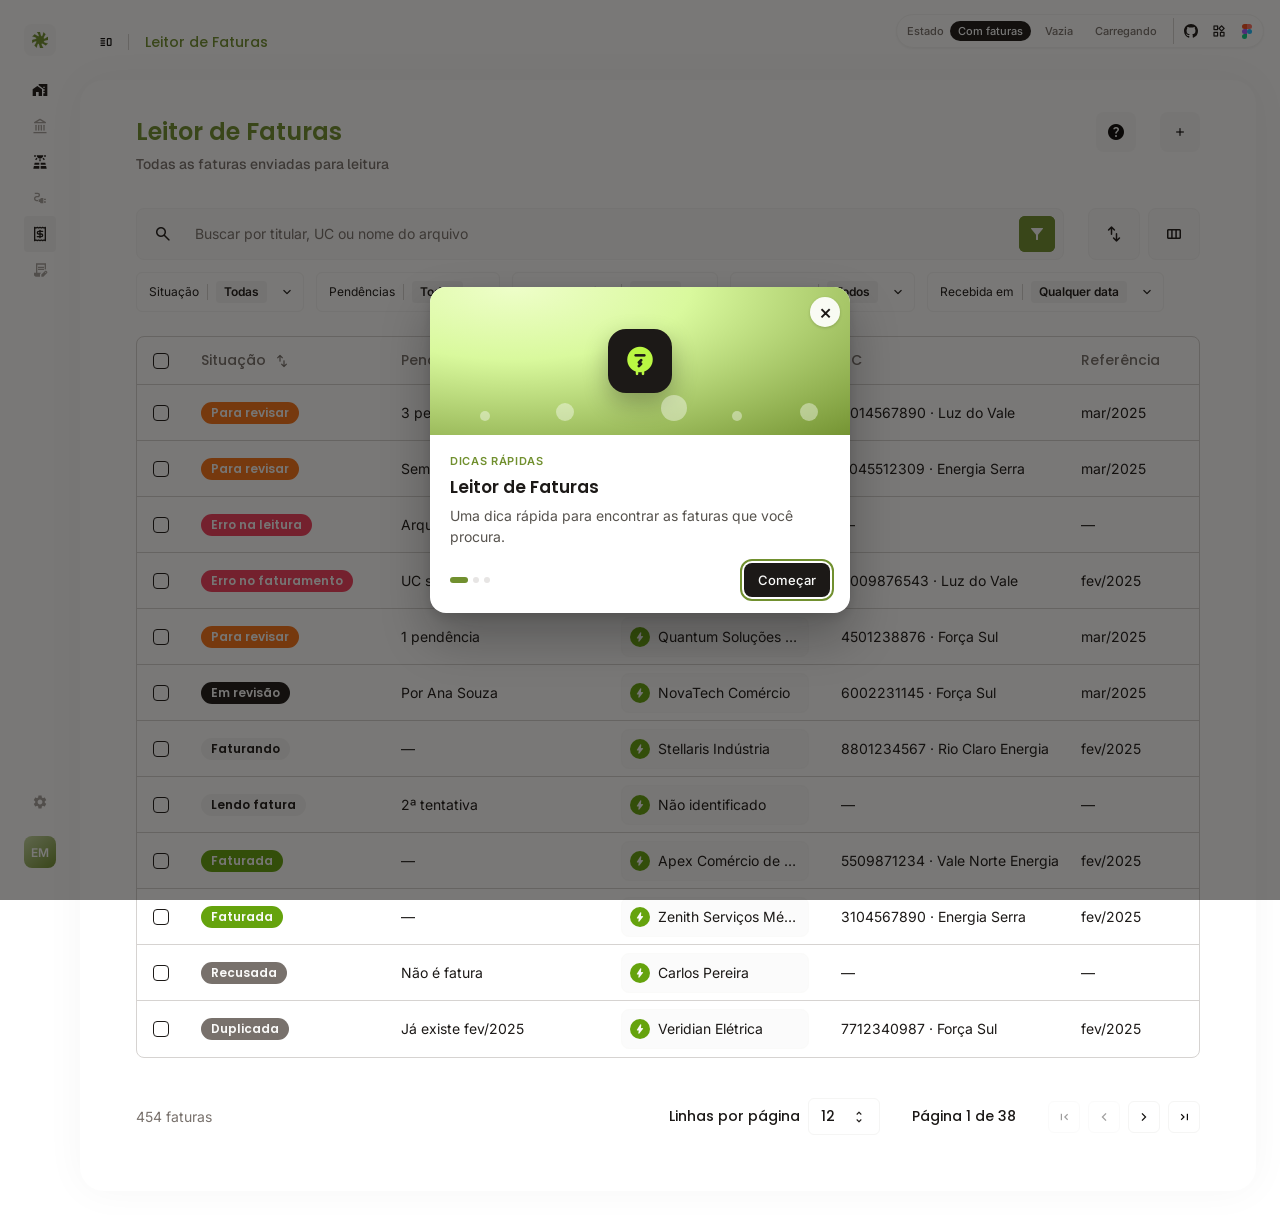
<file: index.html>
<!doctype html>
<html lang="pt-BR">
<head>
<meta charset="utf-8">
<meta name="viewport" content="width=device-width, initial-scale=1">
<title>Leitor de Faturas</title>
<link rel="preconnect" href="https://fonts.googleapis.com">
<link rel="preconnect" href="https://fonts.gstatic.com" crossorigin>
<link href="https://fonts.googleapis.com/css2?family=Inter:wght@400;500;600&family=Poppins:wght@500;600&family=Geist:wght@500&display=swap" rel="stylesheet">
<link href="https://fonts.googleapis.com/css2?family=Material+Symbols+Rounded:opsz,wght,FILL,GRAD@20..48,400,0..1,0&family=Material+Symbols+Sharp:opsz,wght,FILL,GRAD@20..48,400,0..1,0&display=block" rel="stylesheet">
<style>
  :root{
    --ink:#1c1917; --ink2:#0c0a09; --ink3:#44403c; --mid:#78716c; --border:#d6d3d1; --s100:#f5f5f4; --s50:#fafaf9; --panel:#fafafa; --white:#fff;
    --brand:#71902f; --success:#65a30d; --alert:#f97316; --danger:#f43f5e;
    --pop:0 10px 15px rgba(0,0,0,.10),0 4px 6px rgba(0,0,0,.10);
  }
  *{box-sizing:border-box}
  html,body{margin:0}
  body{font-family:Inter,system-ui,sans-serif;color:var(--ink);background:var(--white);font-size:14px;line-height:24px;-webkit-font-smoothing:antialiased}
  button{font:inherit;color:inherit;background:none;border:0;cursor:pointer;padding:0}
  .msr,.mss{font-weight:400;font-style:normal;line-height:1;display:inline-block;white-space:nowrap;-webkit-font-smoothing:antialiased;user-select:none;font-size:16px}
  .msr{font-family:"Material Symbols Rounded";font-variation-settings:"FILL" 0,"wght" 400,"GRAD" 0,"opsz" 20}
  .mss{font-family:"Material Symbols Sharp";font-variation-settings:"FILL" 0,"wght" 400,"GRAD" 0,"opsz" 20}
  .fill{font-variation-settings:"FILL" 1,"wght" 400,"GRAD" 0,"opsz" 20}

  /* ===== Enershare Sidebar (48px) ===== */
  .sidebar{position:fixed;left:16px;top:16px;bottom:24px;width:48px;display:flex;flex-direction:column;z-index:20}
  .sidebar a{text-decoration:none}
  .sidebar .sb-head,.sidebar .sb-foot{padding:8px}
  .sidebar .sb-brand{width:32px;height:32px;border-radius:8px;background:var(--s50);display:grid;place-items:center}
  .sidebar .sb-content{flex:1}
  .sidebar .sb-sec{padding:8px;display:flex;flex-direction:column}
  .sidebar .sb-item{width:32px;height:36px;border-radius:4px;display:grid;place-items:center;color:var(--ink)}
  .sidebar .sb-item.short{height:32px}
  .sidebar .sb-item:hover{background:var(--s100)}
  .sidebar .sb-item.on{background:var(--s100)}
  .sidebar .sb-item .mss{font-size:16px}
  .sidebar .sb-item.t .mss{color:var(--ink3)}
  .sidebar .sb-av{width:32px;height:32px;border-radius:8px;background:linear-gradient(140deg,#c7d9a4,#71902f);display:grid;place-items:center;color:#fff;font:600 12px Inter}
  .sb-tip{position:fixed;left:72px;background:var(--ink);color:#fff;font-size:12px;line-height:16px;padding:6px 8px;border-radius:6px;pointer-events:none;opacity:0;transition:opacity .12s;z-index:60;white-space:nowrap}

  /* ===== página ===== */
  .page{margin-left:80px;padding:16px 24px 24px 0;display:flex;flex-direction:column;gap:12px;min-height:100vh}
  .topbar{height:52px;padding:12px;display:flex;align-items:center}
  .crumb{display:flex;align-items:center;gap:8px}
  .crumb .rp{display:flex;align-items:center;gap:8px;padding-right:8px}
  .ibtn{width:28px;height:28px;border-radius:6px;display:grid;place-items:center;color:var(--ink2)}
  .ibtn:hover{background:var(--s100)}
  .vsep{width:1px;height:16px;background:var(--border)}
  .crumb a,.crumb span.cur{font:500 14px/21px Poppins,sans-serif;text-decoration:none}
  .crumb a{color:var(--mid)} .crumb a:hover{color:var(--ink)}
  .crumb .cur{color:var(--brand)}
  .card{flex:1;background:var(--white);border-radius:24px;box-shadow:0 0 40px rgba(0,0,0,.04);padding:32px 56px 56px;display:flex;flex-direction:column;gap:32px}
  .head{display:flex;gap:24px}
  .head .tc{flex:1}
  .head h1{margin:4px 0 0;font:600 24px/32px Poppins,sans-serif;color:var(--brand)}
  .head p{margin:4px 0 0;font:500 14px/24px Geist,Inter,sans-serif;color:var(--mid)}
  .sqbtn{width:40px;height:40px;border-radius:8px;background:var(--s50);display:grid;place-items:center;color:var(--ink2)}
  .sqbtn:hover{background:var(--s100)}
  .body{display:flex;flex-direction:column;gap:24px;flex:1}
  /* busca */
  .tools{display:flex;gap:24px}
  .field{height:52px;border-radius:8px;background:rgba(245,245,244,.4);border:1px solid var(--s100);padding:4px;display:flex;align-items:center;gap:8px}
  .field.grow{flex:1}
  /* Ordenar e Colunas (mesmos botões do Contas a Faturar e do Usinas) */
  .tools .sqb{width:52px;height:52px;flex:none;border-radius:8px;background:rgba(245,245,244,.4);border:1px solid var(--s100);display:grid;place-items:center;color:var(--ink);cursor:pointer;padding:0}
  .tools .sqb:hover,.tools .sqb.open{background:var(--s100)}
  .tools .sqb .msr{font-size:20px}
  .tools .tg{display:flex;gap:8px;flex:none}
  .lp{position:fixed;z-index:45;width:240px;background:#fff;border:1px solid var(--s100);border-radius:8px;box-shadow:var(--pop);padding:4px;display:flex;flex-direction:column}
  .lp[hidden]{display:none}
  .lp .ph{padding:6px 8px 4px;font:600 13px/20px Inter;color:var(--ink)}
  .lp .lo{display:flex;align-items:center;gap:8px;width:100%;height:36px;padding:0 8px;border-radius:4px;text-align:left;font:400 14px/24px Inter;color:var(--ink2);background:none;border:0;cursor:pointer}
  .lp .lo:hover,.lp .lo:focus-visible{background:var(--s100);outline:none}
  .lp .lo .grow{flex:1}
  .lp .lo .msr{font-size:16px}
  .lp .lo.fx,.lp .lo[aria-disabled="true"]{color:var(--mid);cursor:default}
  .lp .lo.fx:hover,.lp .lo[aria-disabled="true"]:hover{background:transparent}
  .lp .cbx{width:16px;height:16px;border-radius:4px;border:1px solid var(--ink);display:grid;place-items:center;flex:none}
  .lp .cbx.on{background:var(--ink);color:#fff}
  .lp .cbx .mss{font-size:12px}
  .lp .cbx.dis{opacity:.55}
  .lp .sepl{height:1px;background:var(--s100);margin:4px -4px}
  /* colunas escondidas (só no desktop; no mobile a tabela tem a ordem própria) */
  @media (min-width:768px){ .table .tr{grid-template-columns:var(--cols)} .table.h-st .o-st{display:none} .table.h-pend .o-pend{display:none} .table.h-tit .o-tit{display:none} .table.h-uc .o-uc{display:none} .table.h-ref .o-ref{display:none} .table.h-env .o-env{display:none} .table.h-dt .o-dt{display:none} }
  .fbtn{width:44px;height:44px;padding:4px;display:grid;place-items:center}
  .fbtn span{width:36px;height:36px;border-radius:6px;display:grid;place-items:center;color:var(--ink)}
  button.fbtn:hover span{background:var(--s100)}
  .fbtn .msr{font-size:20px}
  .field input{flex:1;border:0;background:transparent;font:400 14px/24px Inter;color:var(--ink);outline:none;min-width:0}
  .field input::placeholder{color:var(--mid)}
  .field:focus-within{border-color:var(--border)}
  /* tabela */
  .table{border:1px solid var(--border);border-radius:8px;overflow:hidden}
  .tr{display:grid;grid-template-columns:48px 200px 220px minmax(220px,1fr) 240px 140px 220px 160px 64px}
  .th{height:48px;border-bottom:1px solid var(--border)}
  .th > div{display:flex;align-items:center;padding:12px 16px;font:500 14px/21px Poppins,sans-serif;color:var(--mid);white-space:nowrap}
  .th > div.sort{padding:4px 16px 4px 0}
  .th .sbtn{display:inline-flex;align-items:center;gap:4px;height:37px;padding:8px 12px;border-radius:6px;color:var(--mid);font:500 14px/21px Poppins,sans-serif}
  .th .sbtn .w{padding:0 4px}
  .th .sbtn:hover{background:var(--s100)}
  .th .sbtn.on{color:var(--ink)}
  .th .sbtn .msr{font-size:16px}
  .th > div.ck,.td.ck{padding:0 16px;justify-content:flex-start}
  .th > div.act{padding:4px 16px 4px 0;justify-content:flex-end}
  .th .colbtn{width:28px;height:28px;border-radius:6px;background:var(--s50);display:grid;place-items:center}
  .th .colbtn:hover{background:var(--s100)}
  .row{height:56px;cursor:pointer}
  .row .td{display:flex;align-items:center;padding:0 16px;border-bottom:1px solid var(--border);font:400 14px/24px Inter;color:var(--ink);white-space:nowrap;overflow:hidden;min-width:0}
  .row:last-child .td{border-bottom:0}
  .row:hover .td{background:var(--s50)}
  .row.sel .td{background:#f7fee7}
  .row .td.act{padding:0 16px;justify-content:center}
  .cb{width:16px;height:16px;border:1px solid var(--ink);border-radius:4px;display:grid;place-items:center;color:#fff;flex:none;cursor:pointer}
  .cb.on{background:var(--ink)}
  .cb .mss{font-size:14px}
  .badge{display:inline-flex;align-items:center;height:22px;padding:2px 10px;border-radius:9999px;font:600 12px/18px Poppins,sans-serif;color:var(--s50)}
  .b-alert{background:var(--alert)} .b-danger{background:var(--danger)} .b-dark{background:var(--ink)} .b-ok{background:var(--success)} .b-grey{background:var(--mid)}
  .b-soft{background:var(--s100);color:var(--ink)}
  .ent{display:flex;align-items:center;gap:8px;height:40px;max-width:100%;padding:4px 8px;border-radius:8px;background:rgba(245,245,244,.4);border:1px solid var(--s50);min-width:0;flex:1}
  .ent .bb{width:20px;height:20px;border-radius:9999px;background:var(--success);display:grid;place-items:center;color:var(--s50);flex:none}
  .ent .bb .msr{font-size:12px}
  .ent .t{overflow:hidden;text-overflow:ellipsis}
  .more{width:32px;height:32px;border-radius:6px;display:grid;place-items:center;color:var(--ink2)}
  .more:hover,.more.open{background:var(--s100)}
  /* paginação */
  .pag{display:flex;align-items:center;gap:64px;padding-top:16px}
  .pag .info{flex:1;color:var(--mid)}
  .pag .right{display:flex;align-items:center;gap:32px}
  .pag .pc{display:flex;align-items:center;gap:8px;font:500 14px/21px Poppins,sans-serif;color:var(--ink)}
  .combo{height:37px;padding:8px 12px;border-radius:6px;border:1px solid var(--s100);background:#fff;display:flex;align-items:center;gap:16px;font:500 14px/21px Poppins,sans-serif}
  .pages{font:500 14px/21px Poppins,sans-serif}
  .pbtns{display:flex;gap:8px}
  .pbtns button{width:32px;height:32px;border-radius:6px;border:1px solid var(--s100);background:#fff;display:grid;place-items:center;color:var(--ink2)}
  .pbtns button:hover:not(:disabled){background:var(--s100)}
  .pbtns button:disabled{opacity:.4;cursor:default}
  /* estados */
  .state{flex:1;min-height:560px;background:var(--panel);border-radius:8px;display:flex;flex-direction:column;align-items:center;justify-content:center;gap:24px}
  .state p{margin:0;font:400 16px/19px Inter;color:#595959}
  .state.loading{flex-direction:row;gap:8px}
  .state.loading p{font-size:14px;color:var(--mid)}
  .spin{animation:spin .9s linear infinite;color:var(--mid)}
  @keyframes spin{to{transform:rotate(360deg)}}
  /* menus */
  .dd{position:absolute;z-index:40;width:224px;border-radius:6px;border:1px solid var(--s50);box-shadow:var(--pop);overflow:hidden}
  .dd .sec{background:#fff;border:1px solid var(--s100);padding:4px;display:flex;flex-direction:column}
  .dd button{height:36px;border-radius:4px;padding:6px 8px 6px 32px;text-align:left;font:400 14px/24px Inter;color:var(--ink2);position:relative}
  .dd button:hover,.dd button:focus-visible{background:var(--s100);outline:none}
  .dd button .mss{position:absolute;left:8px;top:10px}
  /* modal */
  .ov{position:fixed;inset:0;background:rgba(68,64,60,.8);display:none;align-items:center;justify-content:center;z-index:50}
  .ov.show{display:flex}
  .dlg{width:560px;background:#fff;border:1px solid var(--s100);border-radius:8px;box-shadow:var(--pop);position:relative}
  .dlg .dh{padding:24px;display:flex;flex-direction:column;gap:6px}
  .dlg h2{margin:0;font:600 24px/32px Poppins,sans-serif;color:var(--brand)}
  .dlg .dh p{margin:0;color:var(--mid)}
  .dlg .db{padding:0 24px 24px;display:flex;flex-direction:column;gap:16px}
  .dlg label{display:flex;flex-direction:column;gap:8px;color:var(--ink2)}
  .dlg .sel{position:relative}
  .dlg .sel:has(.cs) > .mss{display:none}
  .dlg select,.dlg textarea{width:100%;font:400 14px/24px Inter;color:var(--ink);background:var(--s50);border:1px solid var(--border);border-radius:6px;padding:8px 12px;outline:none}
  .dlg select{height:40px;appearance:none;padding-right:40px}
  .dlg select:invalid{color:var(--mid)}
  .dlg .sel .mss{position:absolute;right:12px;bottom:12px;pointer-events:none}
  .dlg textarea{height:80px;resize:none}
  .dlg textarea::placeholder{color:var(--mid)}
  .dlg select:focus,.dlg textarea:focus{border-color:var(--ink)}
  .dlg .df{padding:0 24px 24px;display:grid;grid-template-columns:1fr 1fr;gap:0 8px}
  .btn{height:40px;border-radius:6px;padding:8px 12px;font:400 14px/24px Inter}
  .btn.out{border:1px solid var(--border);background:#fff;color:var(--ink)}
  .btn.out:hover{background:var(--s50)}
  .btn.pri{background:var(--ink);color:var(--s50)}
  .btn.pri:disabled{opacity:.4;cursor:not-allowed}
  .dlg .x{position:absolute;right:16px;top:16px}
  /* Toast da Style Guide (card branco com título e descrição) — usado no fim do envio */
  /* seletor de estados do protótipo */
  .proto{position:fixed;right:16px;top:14px;z-index:30;display:flex;align-items:center;gap:6px;font:500 11px/16px Inter;color:var(--mid);background:#fff;border:1px solid var(--s100);border-radius:999px;padding:3px 3px 3px 10px;box-shadow:0 1px 2px rgba(0,0,0,.04)}
  .proto button{padding:2px 8px;border-radius:999px;color:var(--mid)}
  .proto button.on{background:var(--ink);color:#fff}
  /* ===== filtros (padrão do Cadastro) ===== */
  .fbtn.on span{background:var(--brand);color:var(--s50)}
  button.fbtn.on:hover span{background:#5f7a27}
  .fbtn span{position:relative}
  .fcount{position:absolute;top:-2px;right:-2px;min-width:16px;height:16px;padding:0 4px;border-radius:999px;background:var(--brand);color:#fff;font:600 10px/16px Inter;text-align:center}
  .cb:focus-visible,.row:focus-visible{outline:2px solid var(--brand);outline-offset:2px}
  .frow{display:flex;flex-wrap:wrap;gap:12px;align-items:center;margin-top:-12px}
  .frow .mf{display:none}
  .fchip{height:40px;display:inline-flex;align-items:center;gap:8px;padding:4px 8px 4px 12px;border:1px solid var(--s100);border-radius:6px;background:#fff;font:400 12px/18px Inter;color:var(--ink);white-space:nowrap}
  .fchip:hover,.fchip.open{background:var(--s50)}
  .fchip .fsep{width:1px;height:16px;background:var(--border)}
  .fchip .fb{background:var(--s100);border-radius:4px;padding:2px 8px;font-weight:600}
  .fchip .fx{color:var(--mid)}
  .fchip .msr{font-size:16px;margin-left:4px}
  .btn.sec{background:var(--s100);color:var(--ink);height:36px;padding:6px 12px}
  .btn.sec:hover{background:#e7e5e4}
  .dd.fp{width:256px}
  .fp .sec{gap:4px;padding:8px}
  .fsearch{display:flex;align-items:center;gap:8px;height:36px;padding:0 8px;border-bottom:1px solid var(--s100);margin:-4px -4px 4px}
  .fsearch .msr{font-size:16px;color:var(--mid)}
  .fsearch input{flex:1;border:0;outline:none;font:400 14px/24px Inter;color:var(--ink);min-width:0;background:transparent}
  .fsearch input::placeholder{color:var(--mid)}
  .fopts{display:flex;flex-direction:column;max-height:240px;overflow:auto}
  .dd.fp .fopts button{padding:6px 8px;display:flex;align-items:center;justify-content:space-between;gap:8px}
  .cbx{width:16px;height:16px;border:1px solid var(--ink);border-radius:4px;display:grid;place-items:center;flex:none;color:#fff}
  .cbx.on{background:var(--ink)}
  .cbx .mss{font-size:14px}
  .rdo{width:16px;height:16px;border:1px solid var(--ink);border-radius:50%;flex:none;display:grid;place-items:center}
  .rdo.on::after{content:"";width:8px;height:8px;border-radius:50%;background:var(--ink)}
  .fnone{margin:8px;color:var(--mid)}
  /* Recebida em: atalhos (rádio) à esquerda e calendário de período à direita; mobile empilha com 1 mês */
  .dd.fp.cal{width:auto}
  .dd.fp.cal .sec{display:grid;grid-template-columns:168px auto;grid-template-rows:auto 1fr;column-gap:16px;padding:12px}
  .dd.fp.cal .fsearch{display:none}
  .dd.fp.cal .fopts{grid-column:1;grid-row:1;max-height:none}
  .dd.fp.cal .fcal{grid-column:2;grid-row:1/3}
  .dd.fp.cal #fclr{grid-column:1;grid-row:2;align-self:end}
  .fchip .fe{color:var(--mid)}
  .dd.fp #fclr{margin-top:4px;width:100%;padding:6px 12px;text-align:center;border:1px solid var(--border)}
  /* ===== Nova fatura ===== */
  .mmenu{display:none}
  .dlg.nf{max-height:calc(100vh - 48px);display:flex;flex-direction:column}
  .nf .db{overflow:auto;min-height:0}
  .nf .mnav{display:none}
  .drop{border:1px dashed var(--border);border-radius:8px;background:var(--s50);min-height:238px;display:flex;flex-direction:column;align-items:center;justify-content:center;gap:8px;padding:40px 24px;text-align:center;transition:background .15s,border-color .15s}
  .drop .big{font-size:40px;color:var(--mid)}
  .drop .t1{font-weight:600}
  .drop .or{color:var(--mid)}
  .drop .cap{font-size:12px;line-height:18px;color:var(--mid)}
  .drop.over{background:#f7fee7;border:2px dashed var(--brand)}
  .drop.over .big{color:var(--brand)}
  .drop.over .or,.drop.over .pick{display:none}
  .drop.mini{min-height:0;flex-direction:row;padding:12px 16px;gap:4px}
  .drop.mini .big{font-size:20px}
  .btn.sm{height:36px;padding:6px 12px}
  .lnk{text-decoration:none}
  .lnk:hover,.lnk:focus-visible{text-decoration:underline;text-underline-offset:3px}
  .files{display:flex;flex-direction:column;gap:8px;max-height:296px;padding-right:4px;flex:none} /* vários arquivos: a lista rola e esmaece em cima/embaixo (assets/scrollfade.js) */
  .fi{display:flex;align-items:center;gap:16px;padding:8px 16px 8px 8px;border:1px solid var(--s100);border-radius:8px;background:#fff}
  .fi .ty{width:40px;height:40px;border-radius:6px;background:var(--s50);display:grid;place-items:center;flex:none;color:var(--ink)}
  .fi .ty .msr{font-size:20px}
  .fi .tx{flex:1;min-width:0;display:flex;flex-direction:column}
  .fi .l1{display:flex;align-items:center;gap:4px;min-width:0}
  .fi .nm{font-weight:600;overflow:hidden;text-overflow:ellipsis;white-space:nowrap;min-width:0}
  .fi .sz{font-size:12px;line-height:18px;color:var(--mid);white-space:nowrap;flex:none}
  .fi .stt{font-size:12px;line-height:18px;color:var(--mid)}
  .fi .pc{margin-left:auto;font-size:12px;line-height:18px;color:var(--mid);flex:none}
  .fi .trk{height:4px;border-radius:999px;background:var(--s100);overflow:hidden;margin-top:4px}
  .fi .trk i{display:block;height:100%;width:0;background:var(--success);border-radius:999px;transition:width .15s linear}
  .fi .act{width:32px;height:32px;border-radius:6px;display:grid;place-items:center;background:var(--s50);flex:none;color:var(--ink)}
  .fi .act:hover{background:var(--s100)}
  .fi.err{background:#fef2f2;border-color:var(--danger)}
  .fi.err .ty{background:var(--danger);color:#fff}
  .fi.err .sz,.fi.err .stt{color:#e11d48}
  .fi.err .act{background:transparent;color:var(--danger)}
  .fi.err .act:hover{background:#ffe4e6}
  .fi.done{border-color:var(--success)}
  .fi.done .ty{background:var(--success);color:#fff}
  .fi .ok{width:32px;height:32px;display:grid;place-items:center;color:var(--success);flex:none}
  .row.new .td{background:#f7fee7}
  .btn.pri .spin{color:var(--s50);font-size:16px;vertical-align:-3px;margin-right:6px}
  .btn.ghost{display:inline-flex;align-items:center;gap:8px;align-self:flex-start}
  .btn.ghost:hover{background:var(--s100)}
  /* opções (mobile) */
  .opts{display:flex;flex-direction:column;gap:12px}
  .opt{display:flex;flex-direction:column;align-items:center;gap:8px;padding:12px;border:1px solid var(--border);border-radius:6px;background:#fff;text-align:center}
  .opt .msr{font-size:20px}
  .opt[aria-checked="true"]{border:2px solid var(--brand);color:var(--brand);padding:11px}
  .cap2{font-size:12px;line-height:18px;color:var(--mid)}
  /* fotos */
  .pv{border-radius:8px;background:var(--s50);height:300px;overflow:hidden;display:grid;place-items:center}
  .pv img{max-width:100%;max-height:100%;object-fit:contain}
  .thumbs{display:flex;gap:8px;overflow-x:auto;padding-bottom:2px}
  .th1{display:flex;flex-direction:column;align-items:center;gap:4px;font-size:12px;line-height:18px;color:var(--mid);flex:none}
  .th1 .box{width:52px;height:68px;border-radius:6px;border:1px solid var(--border);background:var(--s50);overflow:hidden;display:grid;place-items:center}
  .th1 .box img{width:100%;height:100%;object-fit:cover}
  .th1.on{color:var(--ink);font-weight:600}
  .th1.on .box{border:2px solid var(--brand)}
  .th1.add .box{border-style:dashed}
  .th1.add .msr{font-size:20px;color:var(--ink)}
  /* câmera */
  .cam{position:fixed;inset:0;background:#1c1917;z-index:90;display:none;color:#fff}
  .cam.show{display:block}
  .cam video{position:absolute;inset:0;width:100%;height:100%;object-fit:cover}
  .cam .ctop{position:absolute;left:0;right:0;top:0;display:flex;align-items:center;padding:calc(env(safe-area-inset-top) + 8px) 8px 8px;background:linear-gradient(rgba(0,0,0,.5),transparent)}
  .cam .ctop .ttl{flex:1;text-align:center;font-weight:600}
  .cam .cbtn{width:56px;height:56px;border-radius:8px;display:grid;place-items:center;color:#fff}
  .cam .cbtn .msr{font-size:24px}
  .cam .guide{position:absolute;left:50%;top:46%;transform:translate(-50%,-50%);width:min(72vw,300px);aspect-ratio:210/297;pointer-events:none}
  .cam .guide i{position:absolute;width:28px;height:28px;border:4px solid #71902f;border-radius:2px}
  .cam .guide i:nth-child(1){left:0;top:0;border-right:0;border-bottom:0}
  .cam .guide i:nth-child(2){right:0;top:0;border-left:0;border-bottom:0}
  .cam .guide i:nth-child(3){right:0;bottom:0;border-left:0;border-top:0}
  .cam .guide i:nth-child(4){left:0;bottom:0;border-right:0;border-top:0}
  .cam .hint{position:absolute;left:50%;top:calc(env(safe-area-inset-top) + 76px);transform:translateX(-50%);background:rgba(0,0,0,.6);border-radius:999px;padding:8px 16px;font-weight:600;font-size:14px;white-space:nowrap}
  .cam .cbot{position:absolute;left:0;right:0;bottom:0;padding:16px 32px calc(env(safe-area-inset-bottom) + 24px);display:flex;align-items:center;justify-content:space-between;background:linear-gradient(transparent,rgba(0,0,0,.55))}
  .cam .cbot .side{width:72px;display:flex;flex-direction:column;align-items:center;gap:2px;font-size:12px;line-height:18px}
  .cam .shut{width:76px;height:76px;border-radius:50%;border:4px solid #fff;display:grid;place-items:center}
  .cam .shut i{width:60px;height:60px;border-radius:50%;background:#fff;transition:transform .1s}
  .cam .shut:active i{transform:scale(.9)}
  .cam .msg{position:absolute;left:24px;right:24px;top:50%;transform:translateY(-50%);text-align:center;color:#e7e5e4}
  .cam [hidden]{display:none!important}
  .cam .flash{position:absolute;inset:0;background:#fff;opacity:0;pointer-events:none;transition:opacity .25s}

  /* ===== mobile (< 768) — referência: listagem mobile do Cadastro ===== */
  @media (max-width:767px){
    .dd.fp.cal .sec{grid-template-columns:auto;grid-template-rows:auto auto auto}
    .dd.fp.cal .fcal{grid-column:1;grid-row:2;margin-top:8px}
    .dd.fp.cal #fclr{grid-row:3;margin-top:12px}
    .sidebar,.sb-tip,.topbar{display:none}
    .page{margin:0;padding:0;gap:0}
    .card{border-radius:0;box-shadow:none;padding:0;gap:0}
    .head{position:sticky;top:0;z-index:15;background:#fff;align-items:center;gap:8px;padding:16px 8px 16px 8px;border-bottom:1px solid var(--s100)}
    .mmenu{display:grid;width:56px;height:56px;border-radius:8px;flex:none}
    .mmenu .msr{font-size:24px}
    .head h1{margin:0;font:600 16px/24px Poppins,sans-serif}
    .head p{margin:0;font:500 10px/13px Geist,Inter,sans-serif;text-transform:uppercase;letter-spacing:.02em}
    .head .sqbtn{width:56px;height:56px;background:transparent}
    .body{padding:24px;gap:24px}
    .tools{gap:8px}
    .tools .tg{display:none}
    .tools .field:not(.grow){display:none}
    .body > *{order:2}
    .frow{order:0;margin:0 -24px 0 0;padding-right:24px;flex-wrap:nowrap;overflow-x:auto;gap:8px;scrollbar-width:none}
    .frow::-webkit-scrollbar{display:none}
    .tools{order:1}
    .frow .mf{display:grid;flex:none}
    .frow .fchip{flex:none}
    .tools.hasf #filt{display:none}
    .table{overflow-x:auto;-webkit-overflow-scrolling:touch}
    .tr{grid-template-columns:48px 200px 200px 200px 200px 80px 200px 140px 64px;width:max-content;min-width:100%}
    .o-tit{order:1} .o-st{order:2} .o-pend{order:3} .o-uc{order:4} .o-ref{order:5} .o-env{order:6} .o-dt{order:7} .tr > .act{order:8}
    .ent{max-width:168px}
    .pag{gap:16px;flex-wrap:wrap}
    .pag .pc,.pag .pages{display:none}
    .state{min-height:420px}
    .state img{width:220px;height:auto}
    .proto{top:auto;bottom:12px;right:12px;left:12px;justify-content:center;flex-wrap:wrap}
    /* modal no padrão do Cadastro: card sobre fundo desfocado */
    .ov{background:rgba(245,245,244,.4);-webkit-backdrop-filter:blur(6px);backdrop-filter:blur(6px);align-items:flex-start;padding:96px 24px 24px}
    .dlg{width:100%;border-radius:12px;padding:4px;border:0;box-shadow:0 10px 15px -3px rgba(0,0,0,.1),0 4px 6px -4px rgba(0,0,0,.1)}
    .dlg.nf{max-height:calc(100dvh - 120px)}
    .nf .dh{display:none}
    .nf .x{display:none}
    .nf .mnav{display:flex;align-items:center;gap:8px;height:52px;padding:4px;border-radius:8px;background:rgba(245,245,244,.4)}
    .nf .mnav .t{flex:1;font-weight:600}
    .nf .mnav .ibtn{width:44px;height:44px;border-radius:6px}
    .nf .mnav .ibtn .msr{font-size:20px}
    .nf .db{padding:24px 24px 8px}
    .files{max-height:40dvh}
    .nf .df{padding:12px 24px 24px;grid-template-columns:1fr}
    .nf .df.two{grid-template-columns:1fr 1fr}
    .fi .act,.fi .ok{width:40px;height:40px}
    .toast{bottom:16px;left:16px;right:16px;transform:translateY(16px)}
    .toast.show{transform:none}
    .fi.up .sz{display:none}
    .th .colbtn{width:40px;height:40px}
    .card{padding-bottom:72px} /* espaço para a pílula do protótipo não tapar a paginação */
  }
  /* iOS Safari dá zoom em campo com fonte < 16px: só lá os campos sobem para 16px (a pinça continua liberada) */
  @supports (-webkit-touch-callout:none){ input,select,textarea{font-size:16px!important} }
</style>
<script src="assets/toast.js"></script>
<script src="assets/daterange.js"></script>
<script src="assets/scrollfade.js"></script>
</head>
<body>

<!-- ===== Enershare Sidebar ===== -->
<nav class="sidebar" aria-label="Menu principal">
  <div class="sb-head"><a class="sb-brand" href="index.html" aria-label="Enershare"><svg width="16" height="16" viewBox="0 0 16 16" fill="none"><path d="M7.98755 0.0722733C8.21864 1.12089 8.45227 2.15362 8.71118 2.93555C8.84282 3.33304 8.98251 3.67018 9.13403 3.91309C9.28312 4.15207 9.45604 4.3197 9.66138 4.3379C9.79849 4.35053 9.93839 4.29404 10.0784 4.15919C10.2173 4.02523 10.3619 3.80915 10.5129 3.49024C10.8077 2.86795 11.1355 1.83339 11.4983 0.188484L13.6077 2.29786C13.0275 3.20033 12.4647 4.09355 12.0959 4.82813C11.9084 5.20176 11.769 5.5387 11.7043 5.81739C11.6408 6.0915 11.6442 6.33196 11.7747 6.49024C11.8626 6.59711 12.0018 6.6565 12.1965 6.66016C12.39 6.66372 12.6455 6.61265 12.9788 6.49317C13.6291 6.26001 14.5955 5.75727 16.0198 4.84571V7.88184C14.9762 8.10809 13.95 8.34044 13.1731 8.59864C12.7781 8.72994 12.4429 8.86933 12.2014 9.02052C11.9639 9.16925 11.7972 9.34187 11.7786 9.54591L11.7756 9.58009L11.7815 9.58497C11.7805 9.71008 11.8344 9.83758 11.9563 9.96485C12.0895 10.1039 12.3043 10.2484 12.6223 10.3994C13.243 10.6941 14.2759 11.022 15.9182 11.3848L13.8176 13.4893C12.9204 12.9093 12.0304 12.3478 11.2981 11.9805C10.9255 11.7936 10.5895 11.6551 10.3118 11.5908C10.0386 11.5276 9.79876 11.5307 9.64185 11.6611C9.5352 11.7491 9.47647 11.8883 9.4729 12.083C9.46942 12.2766 9.52015 12.5323 9.63989 12.8662C9.87412 13.5193 10.3795 14.4913 11.2971 15.9258H7.99634C7.76523 14.8544 7.53205 13.8 7.27563 13.0107C7.14529 12.6095 7.00759 12.2719 6.85864 12.0342C6.7128 11.8014 6.54092 11.6401 6.33521 11.6445C6.12824 11.649 5.95036 11.8192 5.7981 12.0606C5.64255 12.3071 5.49751 12.6525 5.36353 13.0566C5.10702 13.8305 4.88579 14.8357 4.70337 15.8154L2.40942 13.5215C3.00475 12.599 3.58617 11.6862 3.96313 10.9453C4.15462 10.5689 4.29596 10.2324 4.35864 9.95899C4.41228 9.72483 4.41312 9.51474 4.31274 9.3711L4.26294 9.31348C4.11288 9.1699 3.8672 9.16356 3.58911 9.22559C3.30512 9.28894 2.95975 9.43029 2.58032 9.62012C1.85394 9.98358 0.989455 10.5341 0.170166 11.0947V7.89259C1.24377 7.65663 2.29999 7.423 3.09009 7.16602C3.49168 7.0354 3.82985 6.89749 4.06763 6.74805C4.3007 6.60157 4.46129 6.42789 4.4563 6.22071C4.45158 6.01393 4.28194 5.83634 4.04126 5.68458C3.79523 5.52946 3.45036 5.38558 3.04712 5.25196C2.27515 4.99615 1.2727 4.77478 0.295166 4.58985L2.57544 2.31153C3.49287 2.90182 4.39835 3.47606 5.13306 3.84864C5.50652 4.03801 5.84104 4.17745 6.11255 4.23927C6.37836 4.29975 6.61174 4.29182 6.75317 4.14454C6.8961 3.9969 6.9027 3.75389 6.84106 3.47852C6.778 3.19692 6.63814 2.85313 6.44946 2.47559C6.08821 1.75274 5.53959 0.891472 4.98169 0.0722733H7.98755Z" fill="#71902F" stroke="#71902F" stroke-width=".145"/></svg></a></div>
  <div class="sb-content">
    <div class="sb-sec">
      <a class="sb-item" href="faturamento.html" data-tip="Contas a Faturar"><span class="mss fill">badge</span></a>
      <a class="sb-item" href="#" data-tip="Contratos"><span class="mss fill">menu_book</span></a>
      <a class="sb-item on" href="index.html" data-tip="Leitor de Faturas" aria-current="page"><span class="mss fill">electric_meter</span></a>
      <a class="sb-item short" href="faturamento-usinas.html" data-tip="Faturamento de Usinas"><span class="mss fill">wind_power</span></a>
      <a class="sb-item t" href="#" data-tip="Pré-cadastro"><span class="mss fill">fact_check</span></a>
    </div>
    <div class="sb-sec">
      <a class="sb-item t" href="#" data-tip="Equipe"><span class="mss fill">diversity_3</span></a>
    </div>
  </div>
  <div class="sb-foot"><div class="sb-av" aria-label="Você">EM</div></div>
</nav>
<script src="assets/sidebar.js"></script>
<div class="sb-tip" id="sbTip"></div>

<div class="page">
  <div class="topbar">
    <nav class="crumb" aria-label="Você está em">
      <span class="rp"><button class="ibtn" aria-label="Recolher menu"><span class="msr">vertical_split</span></button><span class="vsep"></span></span>
      <span class="cur" aria-current="page">Leitor de Faturas</span>
    </nav>
  </div>

  <main class="card">
    <div class="head">
      <button class="ibtn mmenu" id="mmenu" aria-label="Abrir menu"><span class="msr">menu</span></button>
      <div class="tc"><h1>Leitor de Faturas</h1><p>Todas as faturas enviadas para leitura</p></div>
      <button class="sqbtn" id="add" aria-label="Nova fatura" title="Nova fatura"><span class="msr">add</span></button>
    </div>

    <div class="body" id="body"></div>
  </main>
</div>

<!-- Recusar fatura -->
<div class="ov" id="ov" role="dialog" aria-modal="true" aria-labelledby="dlgT">
  <form class="dlg" id="dlg">
    <div class="dh"><h2 id="dlgT">Recusar esta fatura?</h2><p id="dlgD"></p></div>
    <div class="db">
      <label>Motivo<span class="sel"><select id="motivo" required><option value="" disabled selected hidden>Selecione o motivo</option><option>Não é fatura de energia</option><option>Fatura duplicada</option><option>Fatura de outra unidade</option><option>Arquivo ilegível</option><option>Outro motivo</option></select><span class="mss">expand_more</span></span></label>
      <textarea id="obs" placeholder="Observação (opcional)" aria-label="Observação"></textarea>
    </div>
    <div class="df"><button type="button" class="btn out" id="cancel">Cancelar</button><button type="submit" class="btn pri" id="confirm" disabled>Recusar fatura</button></div>
    <button type="button" class="ibtn x" id="close" aria-label="Fechar"><span class="mss">close</span></button>
  </form>
</div>

<!-- Nova fatura -->
<div class="ov" id="nfOv" role="dialog" aria-modal="true" aria-labelledby="nfT">
  <form class="dlg nf" id="nf" novalidate>
    <div class="mnav"><button type="button" class="ibtn" id="nfBack" aria-label="Voltar"><span class="msr">chevron_left</span></button><span class="t" id="nfMT">Nova fatura</span><button type="button" class="ibtn" data-nfclose aria-label="Fechar"><span class="msr">close</span></button></div>
    <div class="dh"><h2 id="nfT">Nova fatura</h2><p>Envie a fatura em PDF ou imagem. A leitura dos dados começa assim que o envio termina.</p></div>
    <div class="db" id="nfBody"></div>
    <div class="df" id="nfFoot"></div>
    <button type="button" class="ibtn x" data-nfclose aria-label="Fechar"><span class="mss">close</span></button>
  </form>
</div>
<input type="file" id="nfInput" multiple accept="application/pdf,image/jpeg,image/png,image/webp,.pdf,.jpg,.jpeg,.png,.webp" hidden>
<input type="file" id="nfCapture" accept="image/*" capture="environment" hidden>

<!-- Câmera (mobile) -->
<div class="cam" id="cam" role="dialog" aria-modal="true" aria-label="Foto da fatura">
  <video id="camV" playsinline muted autoplay></video>
  <div class="guide" aria-hidden="true"><i></i><i></i><i></i><i></i></div>
  <div class="hint" id="camHint">Enquadre a fatura inteira nas marcas</div>
  <div class="msg" id="camMsg" hidden></div>
  <div class="ctop"><button class="cbtn" id="camClose" aria-label="Fechar câmera"><span class="msr">close</span></button><span class="ttl" id="camTtl">Página 1</span><button class="cbtn" id="camTorch" aria-label="Ligar flash" hidden><span class="msr">flash_off</span></button><span class="cbtn" id="camSp" aria-hidden="true"></span></div>
  <div class="cbot">
    <button class="side" id="camFiles" aria-label="Escolher arquivos"><span class="cbtn" style="height:40px"><span class="msr">photo_library</span></span>Arquivos</button>
    <button class="shut" id="camShot" aria-label="Tirar foto"><i></i></button>
    <span class="side" aria-hidden="true"></span>
  </div>
  <div class="flash" id="camFlash"></div>
</div>
<canvas id="camC" hidden></canvas>

<div class="lp" id="lp" role="menu" hidden></div>
<div class="dd" id="dd" hidden><div class="sec">
  <button data-a="revisar">Revisar fatura</button>
  <button data-a="recusar">Recusar fatura</button>
</div></div>
<div class="dd fp" id="fd" hidden role="dialog" aria-label="Filtro"><div class="sec">
  <label class="fsearch"><span class="msr">search</span><input id="fq" autocomplete="off" aria-label="Pesquisar opções"></label>
  <div class="fopts" id="fdSec" role="group"></div>
  <div class="fcal" id="fdCal" hidden></div>
  <button type="button" class="btn out sm" id="fclr">Limpar seleção</button>
</div></div>

<div class="proto" aria-label="Estados do protótipo">Estado
  <button data-st="lista" class="on">Com faturas</button><button data-st="vazia">Vazia</button><button data-st="carregando">Carregando</button><span class="dl">
      <a class="dlk" href="https://github.com/bourdonner/leitor-faturas-prototipo" target="_blank" rel="noopener" aria-label="Código no GitHub" title="Código no GitHub"><svg viewBox="0 0 16 16" width="16" height="16" fill="currentColor" aria-hidden="true"><path d="M8 0C3.58 0 0 3.58 0 8c0 3.54 2.29 6.53 5.47 7.59.4.07.55-.17.55-.38 0-.19-.01-.82-.01-1.49-2.01.37-2.53-.49-2.69-.94-.09-.23-.48-.94-.82-1.13-.28-.15-.68-.52-.01-.53.63-.01 1.08.58 1.23.82.72 1.21 1.87.87 2.33.66.07-.52.28-.87.51-1.07-1.78-.2-3.64-.89-3.64-3.95 0-.87.31-1.59.82-2.15-.08-.2-.36-1.02.08-2.12 0 0 .67-.21 2.2.82.64-.18 1.32-.27 2-.27.68 0 1.36.09 2 .27 1.53-1.04 2.2-.82 2.2-.82.44 1.1.16 1.92.08 2.12.51.56.82 1.27.82 2.15 0 3.07-1.87 3.75-3.65 3.95.29.25.54.73.54 1.48 0 1.07-.01 1.93-.01 2.2 0 .21.15.46.55.38A8.013 8.013 0 0016 8c0-4.42-3.58-8-8-8z"/></svg></a>
      <a class="dlk" href="interacoes.html" target="_blank" rel="noopener" aria-label="Componentes" title="Componentes"><span class="msr" aria-hidden="true">widgets</span></a>
      <a class="dlk" href="https://www.figma.com/design/EwAXXXwHEhfBp9L7N02InG/Faturamento?node-id=1666-11147" target="_blank" rel="noopener" aria-label="Telas no Figma" title="Telas no Figma"><svg viewBox="0 0 38 57" width="11" height="16" aria-hidden="true"><path fill="#1abcfe" d="M19 28.5a9.5 9.5 0 1119 0 9.5 9.5 0 01-19 0z"/><path fill="#0acf83" d="M0 47.5A9.5 9.5 0 019.5 38H19v9.5a9.5 9.5 0 11-19 0z"/><path fill="#ff7262" d="M19 0v19h9.5a9.5 9.5 0 100-19H19z"/><path fill="#f24e1e" d="M0 9.5A9.5 9.5 0 009.5 19H19V0H9.5A9.5 9.5 0 000 9.5z"/><path fill="#a259ff" d="M0 28.5A9.5 9.5 0 009.5 38H19V19H9.5A9.5 9.5 0 000 28.5z"/></svg></a>
    </span>
</div>
<style>
  .proto .dl{display:flex;align-items:center;gap:2px;padding-left:4px;margin-left:2px;border-left:1px solid var(--border)}
  .proto .dlk{width:26px;height:26px;border-radius:999px;display:grid;place-items:center;color:var(--ink);text-decoration:none;padding:0}
  .proto .dlk:hover{background:var(--s100)}
  .proto .dlk .msr{font-size:16px}
  .proto .dlk svg{width:14px;height:14px}
  .proto .dlk svg[viewBox="0 0 38 57"]{width:10px;height:15px}
</style>

<script>
const BADGE = {'Para revisar':'b-alert','Erro na leitura':'b-danger','Erro no faturamento':'b-danger','Em revisão':'b-dark','Faturando':'b-soft','Lendo fatura':'b-soft','Faturada':'b-ok','Recusada':'b-grey','Duplicada':'b-grey'};
const ROWS = [
  {st:'Para revisar',pend:'3 pendências',tit:'Padaria Estrela do Sul Ltda',uc:'3014567890 · Luz do Vale',ref:'mar/2025',env:'Eduardo Moreira',dt:'13/03/2025',demo:true},
  {st:'Para revisar',pend:'Sem pendências',tit:'Solaris Energias Renováveis',uc:'7045512309 · Energia Serra',ref:'mar/2025',env:'Bruno Lima',dt:'13/03/2025'},
  {st:'Erro na leitura',pend:'Arquivo ilegível',tit:'Não identificado',uc:'—',ref:'—',env:'Ana Souza',dt:'13/03/2025'},
  {st:'Erro no faturamento',pend:'UC sem contrato',tit:'Beatriz Nunes',uc:'3009876543 · Luz do Vale',ref:'fev/2025',env:'Bruno Lima',dt:'12/03/2025'},
  {st:'Para revisar',pend:'1 pendência',tit:'Quantum Soluções Ltda',uc:'4501238876 · Força Sul',ref:'mar/2025',env:'Ana Souza',dt:'12/03/2025'},
  {st:'Em revisão',pend:'Por Ana Souza',tit:'NovaTech Comércio',uc:'6002231145 · Força Sul',ref:'mar/2025',env:'Ana Souza',dt:'12/03/2025'},
  {st:'Faturando',pend:'—',tit:'Stellaris Indústria',uc:'8801234567 · Rio Claro Energia',ref:'fev/2025',env:'Bruno Lima',dt:'11/03/2025'},
  {st:'Lendo fatura',pend:'2ª tentativa',tit:'Não identificado',uc:'—',ref:'—',env:'Carlos Mendes',dt:'13/03/2025'},
  {st:'Faturada',pend:'—',tit:'Apex Comércio de Alimentos',uc:'5509871234 · Vale Norte Energia',ref:'fev/2025',env:'Bruno Lima',dt:'10/03/2025'},
  {st:'Faturada',pend:'—',tit:'Zenith Serviços Médicos',uc:'3104567890 · Energia Serra',ref:'fev/2025',env:'Ana Souza',dt:'09/03/2025'},
  {st:'Recusada',pend:'Não é fatura',tit:'Carlos Pereira',uc:'—',ref:'—',env:'Bruno Lima',dt:'08/03/2025'},
  {st:'Duplicada',pend:'Já existe fev/2025',tit:'Veridian Elétrica',uc:'7712340987 · Força Sul',ref:'fev/2025',env:'Bruno Lima',dt:'07/03/2025'}
].map((r,i)=>({...r,id:i,arq:r.arq||('fatura-'+(r.uc.includes(' · ')?r.uc.split(' · ')[1].toLowerCase().replace(/[^a-z]+/g,''):'digitalizada')+'-'+(r.ref!=='—'?r.ref.replace('/',''):r.dt.slice(3).replace('/',''))+'.pdf')}));
let TOTAL=454;
const byId=id=>ROWS.find(r=>r.id===id);
const S = {view:'carregando', q:'', sort:null, dir:1, F:{st:[],pend:[],conc:[],env:[]}, dt:'Qualquer data', dr:null, showF:true, fOpen:null, sel:new Set(), menuRow:null};
/* filtros — padrão do Cadastro: linha de filtros visível, cada um abre busca + opções + Limpar seleção */
const concOf=r=>r.uc.includes(' · ')?r.uc.split(' · ')[1]:'Não identificada';
const pendOf=r=>/^\d+ pendênc/.test(r.pend)?'Com pendências':r.pend==='Sem pendências'?'Sem pendências':'Não se aplica';
const FDEF=[
  {k:'st',label:'Situação',all:'Todas',ph:'Pesquise por uma situação',opts:()=>Object.keys(BADGE),get:r=>r.st},
  {k:'pend',label:'Pendências',all:'Todas',ph:'Pesquise por pendências',opts:()=>['Com pendências','Sem pendências','Não se aplica'],get:pendOf},
  {k:'conc',label:'Concessionária',all:'Todas',ph:'Pesquise por uma concessionária',opts:()=>[...new Set(ROWS.map(concOf))].sort((a,b)=>a.localeCompare(b,'pt')),get:concOf},
  {k:'env',label:'Enviado por',all:'Todos',ph:'Pesquise por uma pessoa',opts:()=>[...new Set(ROWS.map(r=>r.env))].sort((a,b)=>a.localeCompare(b,'pt')),get:r=>r.env},
  {k:'dt',label:'Recebida em',date:true,ph:'Pesquise por um período',opts:()=>['Qualquer data','Últimos 7 dias','Últimos 30 dias']}
];
const toDate=d=>{ const [dd,mm,yy]=d.split('/'); return new Date(+yy,+mm-1,+dd); };
const fActive=()=>FDEF.some(f=>f.date?S.dt!=='Qualquer data':S.F[f.k].length);
const $=s=>document.querySelector(s);
const esc=s=>s.replace(/[&<>"]/g,c=>({'&':'&amp;','<':'&lt;','>':'&gt;','"':'&quot;'}[c]));
const key=d=>d.split('/').reverse().join('');

function chipHTML(f){
  let vals;
  if(f.date && S.dt==='Período') return `<button type="button" class="fchip ${S.fOpen===f.k?'open':''}" data-fk="${f.k}" aria-haspopup="dialog" aria-expanded="${S.fOpen===f.k}" aria-label="${f.label}: de ${DateRange.fmt(S.dr.a)} a ${DateRange.fmt(S.dr.b)}"><span class="fl">${f.label}</span><span class="fsep"></span><span class="fb">${DateRange.fmt(S.dr.a)}</span><span class="fe">e</span><span class="fb">${DateRange.fmt(S.dr.b)}</span><span class="msr">expand_more</span></button>`;
  if(f.date) vals = [S.dt];
  else vals = S.F[f.k].length ? S.F[f.k] : [f.all];
  const shown = vals.slice(0,2), extra = vals.length-shown.length;
  return `<button type="button" class="fchip ${S.fOpen===f.k?'open':''}" data-fk="${f.k}" aria-haspopup="dialog" aria-expanded="${S.fOpen===f.k}"><span class="fl">${f.label}</span><span class="fsep"></span>${shown.map(v=>`<span class="fb">${esc(v)}</span>`).join('')}${extra?`<span class="fx">+${extra}</span>`:''}<span class="msr">expand_more</span></button>`;
}
/* ---------- Ordenar e Colunas ---------- */
const LCOLS=[{k:'st',l:'Situação',w:'200px',fix:1},{k:'pend',l:'Pendências',w:'220px'},{k:'tit',l:'Titular',w:'minmax(220px,1fr)'},{k:'uc',l:'UC',w:'240px'},{k:'ref',l:'Referência',w:'140px'},{k:'env',l:'Enviado por',w:'220px'},{k:'dt',l:'Recebida em',w:'160px'}];
const HKEY='lf-hidden-cols';
const HID=new Set((()=>{ try{ return JSON.parse(localStorage.getItem(HKEY)||'[]'); }catch(e){ return []; } })());
const saveHid=()=>{ try{ localStorage.setItem(HKEY,JSON.stringify([...HID])); }catch(e){} };
/* se a coluna flexível (Titular) sair, as outras esticam */
function gridCols(){ const v=LCOLS.filter(c=>!HID.has(c.k)); const fr=v.some(c=>/fr/.test(c.w)); return ['48px',...v.map(c=>fr?c.w:`minmax(${c.w},1fr)`),'64px'].join(' '); }
const MES={jan:1,fev:2,mar:3,abr:4,mai:5,jun:6,jul:7,ago:8,set:9,out:10,nov:11,dez:12};
function refKey(r){ const m=String(r||'').toLowerCase().match(/([a-zç]{3})\D*(\d{4})/); return m?(+m[2])*100+(MES[m[1]]||0):0; }
const LP={k:null};
const SORTS=[['st','Situação'],['dt','Recebida em'],['tit','Titular'],['ref','Referência']];
function sortPopHTML(){ return '<div class="ph">Ordenar por</div>'+SORTS.map(([k,l])=>{ const on=S.sort===k; return `<button class="lo" data-so="${k}" role="menuitemradio" aria-checked="${on}"><span class="grow">${l}</span>${on?`<span class="msr">${S.dir>0?'arrow_upward':'arrow_downward'}</span>`:''}</button>`; }).join(''); }
function colPopHTML(){ return '<div class="ph">Colunas</div>'+LCOLS.map(c=>{ const on=!HID.has(c.k), fx=!!c.fix; return `<button class="lo${fx?' fx':''}" data-co="${c.k}" role="menuitemcheckbox" aria-checked="${on}"${fx?' aria-disabled="true" title="Coluna fixa"':''}><span class="cbx ${on?'on':''}${fx?' dis':''}">${on?'<span class="mss">check</span>':''}</span><span class="grow">${c.l}</span>${fx?'<span class="msr" aria-hidden="true">lock</span>':''}</button>`; }).join('')
  +`<div class="sepl"></div><button class="lo" data-coreset${HID.size?'':' aria-disabled="true"'}><span class="msr">restart_alt</span><span class="grow">Restaurar padrão</span></button>`; }
function showLP(){ const p=$('#lp'); if(!LP.k){ p.hidden=true; return; } const b=$(LP.k==='sort'?'#bSort':'#bCols'); if(!b){ p.hidden=true; return; }
  p.innerHTML=LP.k==='sort'?sortPopHTML():colPopHTML(); p.hidden=false; const r=b.getBoundingClientRect(); p.style.top=(r.bottom+6)+'px'; p.style.left=Math.max(8,r.right-p.offsetWidth)+'px'; }
function toggleLP(k){ LP.k=LP.k===k?null:k; render(); }
function toolsHTML(){
  // filtros escondidos continuam valendo: o funil mostra quantos estão ativos
  const nAct = FDEF.filter(f=>f.date?S.dt!=='Qualquer data':S.F[f.k].length).length;
  const funnel = (id,cls)=>`<button class="fbtn ${S.showF?'on':''} ${cls}" id="${id}" aria-label="${S.showF?'Esconder filtros':'Mostrar filtros'}${!S.showF&&nAct?` (${nAct} ativo${nAct>1?'s':''})`:''}" aria-pressed="${S.showF}"><span><span class="msr fill">filter_alt</span>${!S.showF&&nAct?`<b class="fcount">${nAct}</b>`:''}</span></button>`;
  return `<div class="tools ${S.showF?'hasf':''}">
    <div class="field grow"><span class="fbtn" aria-hidden="true"><span><span class="msr">search</span></span></span>
      <input id="q" placeholder="Buscar por titular, UC ou nome do arquivo" value="${esc(S.q)}" aria-label="Buscar faturas" autocomplete="off">
      ${funnel('filt','')}</div>
    <div class="tg"><button type="button" class="sqb${LP.k==='sort'?' open':''}" id="bSort" data-tip="Ordenar" aria-label="Ordenar" aria-haspopup="menu" aria-expanded="${LP.k==='sort'}"><span class="msr">swap_vert</span></button><button type="button" class="sqb${LP.k==='cols'?' open':''}" id="bCols" data-tip="Colunas" aria-label="Mostrar ou ocultar colunas" aria-haspopup="menu" aria-expanded="${LP.k==='cols'}"><span class="msr">view_column</span></button></div>
  </div>
  ${S.showF?`<div class="frow" role="group" aria-label="Filtros">${funnel('filtM','mf')}${FDEF.map(chipHTML).join('')}${fActive()?`<button type="button" class="btn sm sec" id="fclear">Limpar todos</button>`:''}</div>`:''}`;
}
function stateHTML(kind){
  if (kind==='carregando') return `<div class="state loading" aria-live="polite"><span class="msr spin">progress_activity</span><p>Carregando faturas</p></div>`;
  const msg = kind==='vazia' ? 'Ainda não há nenhuma fatura enviada para leitura' : 'Não foi encontrada nenhuma fatura para sua pesquisa.';
  return `<div class="state"><img src="assets/plug.svg" width="300" height="240" alt=""><p>${msg}</p></div>`;
}
function visibleRows(){
  let r = ROWS.filter(x=>FDEF.every(f=>f.date || !S.F[f.k].length || S.F[f.k].includes(f.get(x))));
  if (S.dt==='Período'){ r=r.filter(x=>{ const d=toDate(x.dt); return d>=S.dr.a && d<=S.dr.b; }); }
  else if (S.dt!=='Qualquer data'){ const max=Math.max(...ROWS.map(x=>toDate(x.dt))); const days=S.dt==='Últimos 7 dias'?7:30; r=r.filter(x=>max-toDate(x.dt)<=days*864e5); }
  if (S.q){ const q=S.q.toLowerCase(); r=r.filter(x=>(x.tit+' '+x.uc+' '+x.arq).toLowerCase().includes(q)); }
  if (S.sort==='dt') r=r.slice().sort((a,b)=>S.dir*key(a.dt).localeCompare(key(b.dt)));
  if (S.sort==='st') r=r.slice().sort((a,b)=>S.dir*a.st.localeCompare(b.st,'pt'));
  if (S.sort==='tit') r=r.slice().sort((a,b)=>S.dir*a.tit.localeCompare(b.tit,'pt'));
  if (S.sort==='ref') r=r.slice().sort((a,b)=>S.dir*(refKey(a.ref)-refKey(b.ref)));
  return r;
}
function tableHTML(rows){
  const all = rows.length && rows.every(r=>S.sel.has(r.id));
  const sIco = k => S.sort===k ? (S.dir>0?'arrow_upward':'arrow_downward') : 'import_export';
  return `<div class="table ${[...HID].map(k=>'h-'+k).join(' ')}" style="--cols:${gridCols()}" role="table" aria-label="Faturas">
    <div class="tr th" role="row">
      <div class="ck"><span class="cb ${all?'on':''}" id="ckAll" role="checkbox" tabindex="0" aria-checked="${all}" aria-label="Selecionar todas">${all?'<span class="mss">check</span>':''}</span></div>
      <div class="sort o-st"><button class="sbtn ${S.sort==='st'?'on':''}" data-sort="st"><span class="w">Situação</span><span class="msr">${sIco('st')}</span></button></div>
      <div class="o-pend">Pendências</div><div class="o-tit">Titular</div><div class="o-uc">UC</div><div class="o-ref">Referência</div><div class="o-env">Enviado por</div>
      <div class="sort o-dt"><button class="sbtn ${S.sort==='dt'?'on':''}" data-sort="dt"><span class="w">Recebida em</span><span class="msr">${sIco('dt')}</span></button></div>
      <div class="act"></div>
    </div>
    ${rows.map(r=>`<div class="tr row ${S.sel.has(r.id)?'sel':''} ${r.isNew?'new':''}" role="row" data-id="${r.id}" tabindex="0" title="Arquivo: ${esc(r.arq)}">
      <div class="td ck"><span class="cb ${S.sel.has(r.id)?'on':''}" data-ck="${r.id}" role="checkbox" tabindex="0" aria-checked="${S.sel.has(r.id)}" aria-label="Selecionar ${esc(r.tit)}">${S.sel.has(r.id)?'<span class="mss">check</span>':''}</span></div>
      <div class="td o-st"><span class="badge ${BADGE[r.st]}">${r.st}</span></div>
      <div class="td o-pend">${r.pend}</div>
      <div class="td o-tit"><span class="ent"><span class="bb"><span class="msr fill">bolt</span></span><span class="t">${esc(r.tit)}</span></span></div>
      <div class="td o-uc">${r.uc}</div><div class="td o-ref">${r.ref}</div><div class="td o-env">${esc(r.env)}</div><div class="td o-dt">${r.dt}</div>
      <div class="td act"><button class="more" data-more="${r.id}" aria-label="Ações" aria-haspopup="menu"><span class="mss">more_horiz</span></button></div>
    </div>`).join('')}
  </div>
  <div class="pag">
    <span class="info">${S.sel.size ? `${S.sel.size} de ${TOTAL} faturas selecionada${S.sel.size>1?'s':''}` : `${TOTAL} faturas`}</span>
    <div class="right">
      <span class="pc">Linhas por página <span class="combo">12 <span class="mss">unfold_more</span></span></span>
      <span class="pages">Página 1 de 38</span>
      <span class="pbtns"><button disabled aria-label="Primeira página"><span class="mss">first_page</span></button><button disabled aria-label="Página anterior"><span class="mss">chevron_left</span></button><button data-next aria-label="Próxima página"><span class="mss">chevron_right</span></button><button data-next aria-label="Última página"><span class="mss">last_page</span></button></span>
    </div>
  </div>`;
}
function render(){
  closeMenus();
  const b = $('#body');
  if (S.view==='vazia'){ b.innerHTML = stateHTML('vazia'); return; }
  if (S.view==='carregando'){ b.innerHTML = toolsHTML() + stateHTML('carregando'); bindTools(); return; }
  const rows = visibleRows();
  b.innerHTML = toolsHTML() + (rows.length ? tableHTML(rows) : stateHTML('busca'));
  bindTools();
  showLP();
}
function bindTools(){
  const q=$('#q'); if(!q) return;
  q.oninput = e=>{ S.q=e.target.value; const pos=q.selectionStart; render(); const n=$('#q'); n.focus(); n.setSelectionRange(pos,pos); };
  const tog=()=>{ S.showF=!S.showF; render(); ($(S.showF&&isMobile()?'#filtM':'#filt')||$('#filt')).focus(); };
  $('#filt').onclick=tog; const fm=$('#filtM'); if(fm) fm.onclick=tog;
  document.querySelectorAll('[data-fk]').forEach(b=>b.onclick=e=>{ e.stopPropagation(); openFilter(b); });
  const fc=$('#fclear'); if(fc) fc.onclick=()=>{ FDEF.forEach(f=>f.date?S.dt='Qualquer data':S.F[f.k]=[]); S.sel.clear(); render(); };
}
/* menus */
function place(dd, btn){ const r=btn.getBoundingClientRect(); dd.hidden=false; dd.style.top=(window.scrollY+r.bottom+4)+'px'; dd.style.left=(window.scrollX+r.right-dd.offsetWidth)+'px'; }
function closeMenus(){ $('#dd').hidden=true; $('#fd').hidden=true; document.querySelectorAll('.more.open').forEach(b=>b.classList.remove('open')); document.querySelectorAll('.fchip.open').forEach(b=>{ b.classList.remove('open'); b.setAttribute('aria-expanded','false'); }); S.menuRow=null; S.fOpen=null; }
function openRowMenu(btn,id){ closeMenus(); S.menuRow=id; btn.classList.add('open'); place($('#dd'),btn); $('#dd button').focus(); }
const FD=k=>FDEF.find(f=>f.k===k);
function fillFilter(){
  const f=FD(S.fOpen); if(!f) return; const q=$('#fq').value.trim().toLowerCase();
  $('#fd').classList.toggle('cal',!!f.date); $('#fdCal').hidden=!f.date;
  if(f.date){ const max=new Date(Math.max(...ROWS.map(x=>toDate(x.dt))));
    DateRange.mount($('#fdCal'),{from:S.dr&&S.dr.a,to:S.dr&&S.dr.b,months:isMobile()?1:2,view:S.dr?S.dr.a:new Date(max.getFullYear(),max.getMonth()-(isMobile()?0:1),1),
      onPick:(a,b)=>{ S.dt='Período'; S.dr={a,b}; S.sel.clear(); render(); document.querySelector('[data-fk="dt"]')?.focus(); }}); }
  const opts=f.opts().filter(o=>!q||o.toLowerCase().includes(q));
  $('#fdSec').innerHTML = opts.length ? opts.map(o=>{ const on=f.date?S.dt===o:S.F[f.k].includes(o);
    return `<button type="button" role="${f.date?'menuitemradio':'menuitemcheckbox'}" aria-checked="${on}" data-fv="${esc(o)}"><span>${esc(o)}</span><span class="${f.date?'rdo':'cbx'} ${on?'on':''}">${on&&!f.date?'<span class="mss">check</span>':''}</span></button>`; }).join('')
    : `<p class="fnone">Nada encontrado.</p>`;
}
function openFilter(btn){
  const k=btn.dataset.fk, was=S.fOpen===k; closeMenus(); if(was) return;
  const f=FD(k); S.fOpen=k; btn.classList.add('open'); btn.setAttribute('aria-expanded','true');
  $('#fq').value=''; $('#fq').placeholder=f.ph; $('#fd').setAttribute('aria-label','Filtro: '+f.label); fillFilter();
  const dd=$('#fd'); dd.hidden=false; const r=btn.getBoundingClientRect();
  dd.style.top=(window.scrollY+r.bottom+4)+'px'; dd.style.left=(window.scrollX+Math.max(8,Math.min(r.left,innerWidth-dd.offsetWidth-8)))+'px';
  if(!isMobile()) $('#fq').focus(); else $('#fdSec button')?.focus();
}
$('#fq').addEventListener('input',fillFilter);
$('#fd').addEventListener('click',e=>{ e.stopPropagation(); const f=FD(S.fOpen); if(!f) return;
  if(e.target.closest('#fclr')){ if(f.date) S.dt='Qualquer data'; else S.F[f.k]=[]; }
  else { const b=e.target.closest('[data-fv]'); if(!b) return; const v=b.dataset.fv;
    if(f.date) S.dt=v; else S.F[f.k]=S.F[f.k].includes(v)?S.F[f.k].filter(x=>x!==v):[...S.F[f.k],v]; }
  S.sel.clear(); const k=S.fOpen; render();
  const chip=document.querySelector(`[data-fk="${k}"]`); if(chip && !f.date) openFilter(chip); else chip&&chip.focus();
});
$('#dd').addEventListener('click',e=>{ const b=e.target.closest('[data-a]'); if(!b) return; const r=byId(S.menuRow); const a=b.dataset.a; closeMenus();
  if(a==='revisar') open(r);
  if(a==='recusar') openDlg(r); });
/* abrir detalhe */
function open(r){ if(r.demo) location.href='detalhe.html'; else toast('No protótipo, só a fatura da Padaria Estrela do Sul abre o detalhe.'); }
/* Ordenar e Colunas */
document.addEventListener('click',e=>{
  if(e.target.closest('#bSort')){ e.stopPropagation(); toggleLP('sort'); return; }
  if(e.target.closest('#bCols')){ e.stopPropagation(); toggleLP('cols'); return; }
  const so=e.target.closest('#lp [data-so]'); if(so){ const k=so.dataset.so; const first=k==='dt'?-1:1; if(S.sort===k) S.dir=-S.dir; else { S.sort=k; S.dir=first; } render(); return; }
  const co=e.target.closest('#lp [data-co]'); if(co){ const c=LCOLS.find(x=>x.k===co.dataset.co); if(!c||c.fix) return; HID.has(c.k)?HID.delete(c.k):HID.add(c.k); saveHid(); render(); return; }
  if(e.target.closest('#lp [data-coreset]')){ if(!HID.size) return; HID.clear(); saveHid(); render(); toast('Colunas restauradas para o padrão'); return; }
  if(LP.k && !e.target.closest('#lp')){ LP.k=null; showLP(); document.querySelectorAll('.tools .sqb.open').forEach(b=>{ b.classList.remove('open'); b.setAttribute('aria-expanded','false'); }); }
},true);
document.addEventListener('keydown',e=>{ if(e.key==='Escape'&&LP.k){ LP.k=null; showLP(); } });
/* tabela: cliques */
$('#body').addEventListener('click',e=>{
  const more=e.target.closest('[data-more]'); if(more){ e.stopPropagation(); if(more.classList.contains('open')) closeMenus(); else openRowMenu(more,+more.dataset.more); return; }
  const ck=e.target.closest('[data-ck]'); if(ck){ const id=+ck.dataset.ck; S.sel.has(id)?S.sel.delete(id):S.sel.add(id); render(); return; }
  if(e.target.closest('#ckAll')){ const rows=visibleRows(); const all=rows.every(r=>S.sel.has(r.id)); rows.forEach(r=>all?S.sel.delete(r.id):S.sel.add(r.id)); render(); return; }
  const s=e.target.closest('[data-sort]'); if(s){ const k=s.dataset.sort; const first=k==='dt'?-1:1; if(S.sort===k){ if(S.dir===first) S.dir=-first; else { S.sort=null; S.dir=1; } } else { S.sort=k; S.dir=first; } render(); return; }
  if(e.target.closest('[data-next]')){ toast('Só a primeira página tem dados no protótipo.'); return; }
  const row=e.target.closest('.row'); if(row) open(byId(+row.dataset.id));
});
$('#body').addEventListener('keydown',e=>{
  // caixas de seleção pelo teclado (Espaço ou Enter), mantendo o foco depois de redesenhar
  const cbx=e.target.closest('[data-ck],#ckAll');
  if(cbx && (e.key===' '||e.key==='Enter')){ e.preventDefault(); e.stopPropagation(); const sel=cbx.id?'#ckAll':`[data-ck="${cbx.dataset.ck}"]`; cbx.click(); const n=$(sel); n&&n.focus(); return; }
});
$('#body').addEventListener('keydown',e=>{ const row=e.target.closest('.row'); if(row && e.key==='Enter' && e.target===row) open(byId(+row.dataset.id)); });
document.addEventListener('click',e=>{ if(!e.target.closest('.dd')) closeMenus(); });
document.addEventListener('keydown',e=>{ if(e.key==='Escape'){ if($('#cam').classList.contains('show')) return camClose(); if($('#nfOv').classList.contains('show')) return nfClose(); closeMenus(); closeDlg(); } });
/* modal recusar */
let dlgRow=null;
function openDlg(r){ dlgRow=r; $('#dlgD').textContent = `A fatura de ${r.tit}${r.uc!=='—'?` (UC ${r.uc.split(' · ')[0]}, ${r.ref})`:''} não será faturada. Informe o motivo para quem consultar depois.`; $('#motivo').value=''; $('#obs').value=''; $('#confirm').disabled=true; $('#ov').classList.add('show'); window.csRefresh&&csRefresh(); ($('#motivo').closest('.cs')?.querySelector('.cs-trig')||$('#motivo')).focus(); }
function closeDlg(){ $('#ov').classList.remove('show'); dlgRow=null; }
$('#motivo').onchange=()=>{ $('#confirm').disabled=!$('#motivo').value; };
$('#cancel').onclick=closeDlg; $('#close').onclick=closeDlg;
$('#ov').addEventListener('click',e=>{ if(e.target.id==='ov') closeDlg(); });
$('#dlg').onsubmit=e=>{ e.preventDefault(); const r=dlgRow; const m=$('#motivo').value; r.st='Recusada'; r.pend=m.replace('Não é fatura de energia','Não é fatura'); closeDlg(); render(); toast(`Fatura de ${r.tit} recusada.`); };
/* estados do protótipo */
document.querySelectorAll('.proto [data-st]').forEach(b=>b.onclick=()=>{ document.querySelectorAll('.proto [data-st]').forEach(x=>x.classList.toggle('on',x===b)); S.view=b.dataset.st; render(); if(S.view==='carregando') setTimeout(()=>{ if(S.view==='carregando'){ S.view='lista'; syncProto(); render(); } },1400); });
function syncProto(){ document.querySelectorAll('.proto [data-st]').forEach(x=>x.classList.toggle('on',x.dataset.st===S.view)); }
/* foco preso dentro do modal aberto (Tab e Shift+Tab circulam só nele) */
document.addEventListener('keydown',e=>{
  if(e.key!=='Tab') return;
  const m=['#cam.show','#nfOv.show','#ov.show'].map(s=>document.querySelector(s)).find(Boolean); if(!m) return;
  const f=[...m.querySelectorAll('button,input,select,textarea,[tabindex]:not([tabindex="-1"])')].filter(x=>!x.disabled&&x.offsetParent!==null&&!x.hidden);
  if(!f.length) return; const a=f[0], z=f[f.length-1];
  if(!m.contains(document.activeElement)){ e.preventDefault(); a.focus(); return; }
  if(e.shiftKey&&document.activeElement===a){ e.preventDefault(); z.focus(); } else if(!e.shiftKey&&document.activeElement===z){ e.preventDefault(); a.focus(); }
});
/* ===== Nova fatura ===== */
const MAXF=20, MAXB=20*1024*1024, OK_EXT=/\.(pdf|jpe?g|png|webp)$/i;
const isMobile=()=>matchMedia('(max-width:767px)').matches;
const today=()=>new Date().toLocaleDateString('pt-BR');
const fmtMB=b=>b<102400 ? Math.max(1,Math.round(b/1024))+' KB' : (b/1048576).toLocaleString('pt-BR',{minimumFractionDigits:1,maximumFractionDigits:1})+' MB';
const NF={step:'pick',files:[],opt:'foto',pages:[],cur:0,sending:false,seq:0};
const validFiles=()=>NF.files.filter(f=>f.state!=='err');
function addFiles(list){
  let extra=0; const dup=[];
  for(const f of [...list]){
    if(NF.files.some(x=>x.name===f.name&&x.bytes===f.size)){ dup.push(f.name); continue; }
    if(NF.files.length>=MAXF){ extra++; continue; }
    const okType=/^(application\/pdf|image\/(jpeg|png|webp))$/.test(f.type)||OK_EXT.test(f.name);
    const img=/^image\//.test(f.type)||/\.(jpe?g|png|webp)$/i.test(f.name);
    const it={id:++NF.seq,name:f.name,bytes:f.size,size:fmtMB(f.size),icon:img?'image':'picture_as_pdf',state:'ready',pct:0,err:''};
    if(!okType){ it.state='err'; it.err='Formato não aceito. Envie PDF, JPG, PNG ou WebP.'; }
    else if(f.size===0){ it.state='err'; it.size='0 KB'; it.err='Arquivo vazio. Escolha o arquivo de novo.'; }
    else if(f.size>MAXB){ it.state='err'; it.err=isMobile()?'Maior que 20 MB. Tire uma foto da fatura.':'Maior que 20 MB. Diminua o arquivo ou tire uma foto da fatura.'; }
    NF.files.push(it);
  }
  if(extra) toast(`Limite de ${MAXF} arquivos por envio. ${extra} ${extra>1?'ficaram':'ficou'} de fora.`);
  else if(dup.length) toast(dup.length>1?`${dup.length} arquivos já estavam na lista.`:`${dup[0]} já está na lista.`);
  if(isMobile() && NF.files.length) NF.step='files';
  nfRender();
}
function fileHTML(f){
  const err=f.state==='err', up=f.state==='up', done=f.state==='done';
  const tx = up
    ? `<div class="l1"><span class="nm">${esc(f.name)}</span><span class="sz">· ${f.size}</span><span class="pc">${f.pct}%</span></div><div class="trk"><i style="width:${f.pct}%"></i></div>`
    : `<div class="l1"><span class="nm" title="${esc(f.name)}">${esc(f.name)}</span><span class="sz">· ${f.size}</span></div><div class="stt">${err?f.err:done?'Enviada para leitura':'Aguardando envio'}</div>`;
  const act = done ? `<span class="ok" aria-label="Enviada"><span class="msr">check</span></span>`
    : (up||NF.sending) ? '' : `<button type="button" class="act" data-rm="${f.id}" aria-label="Remover ${esc(f.name)}"><span class="msr">close</span></button>`;
  return `<div class="fi ${err?'err':''} ${done?'done':''} ${up?'up':''}" data-fid="${f.id}"><span class="ty"><span class="msr ${err||done?'fill':''}">${err?'warning':f.icon}</span></span><div class="tx">${tx}</div>${act}</div>`;
}
function nfRender(){
  const m=isMobile(), b=$('#nfBody'), ft=$('#nfFoot'), n=validFiles().length;
  $('#nfBack').style.visibility=(NF.step==='opts'||NF.sending)?'hidden':'visible';
  $('#nfMT').textContent=NF.step==='photos'?'Fotos da fatura':'Nova fatura';
  ft.classList.remove('two');
  if(m && NF.step==='opts'){
    b.innerHTML=`<p style="margin:0;color:var(--mid)">Tire uma foto da fatura impressa ou envie o arquivo que você já tem.</p>
      <div class="opts" role="radiogroup" aria-label="Como enviar">
        <button type="button" class="opt" role="radio" aria-checked="${NF.opt==='foto'}" data-opt="foto"><span class="msr">photo_camera</span>Tirar foto da fatura</button>
        <button type="button" class="opt" role="radio" aria-checked="${NF.opt==='arq'}" data-opt="arq"><span class="msr">upload_file</span>Escolher arquivos</button>
      </div><span class="cap2">PDF, JPG, PNG ou WebP · até 20 MB cada</span>`;
    ft.innerHTML=`<button type="submit" class="btn pri">Continuar</button>`;
    return;
  }
  if(m && NF.step==='photos'){
    const p=NF.pages;
    b.innerHTML=`<p style="margin:0;color:var(--mid)">Confira se os valores estão legíveis. Se a fatura tiver mais de uma página, adicione as outras.</p>
      <div class="pv"><img src="${p[NF.cur]}" alt="Página ${NF.cur+1} da fatura"></div>
      <div class="thumbs">${p.map((u,i)=>`<button type="button" class="th1 ${i===NF.cur?'on':''}" data-pg="${i}" aria-label="Ver página ${i+1}"><span class="box"><img src="${u}" alt=""></span>Página ${i+1}</button>`).join('')}
        <button type="button" class="th1 add" id="pgAdd" aria-label="Adicionar página"><span class="box"><span class="msr">add_a_photo</span></span>Adicionar</button></div>`;
    ft.classList.add('two');
    ft.innerHTML=`<button type="button" class="btn out" id="pgRetake">Tirar de novo</button><button type="submit" class="btn pri">Enviar fatura</button>`;
    return;
  }
  const list=NF.files.length?`<div class="files">${NF.files.map(fileHTML).join('')}</div>`:'';
  let more='';
  if(!NF.sending){
    if(m) more=`<button type="button" class="btn ghost sm" id="nfMore"><span class="msr">upload_file</span>Adicionar mais arquivos</button>`;
    else if(NF.files.length) more=`<div class="drop mini" id="drop"><span class="msr big">upload_file</span><span class="t1x">Arraste mais arquivos ou</span><button type="button" class="lnk pick" id="nfPick">escolha no computador</button></div>`;
    else more=`<div class="drop" id="drop"><span class="msr big">upload_file</span><span class="t1">Arraste as faturas para cá</span><span class="or">ou</span><button type="button" class="btn out sm pick" id="nfPick">Escolher arquivos</button><span class="cap">PDF, JPG, PNG ou WebP · até 20 MB cada · até 20 arquivos</span></div>`;
  }
  const intro=m?`<p style="margin:0;color:var(--mid)">${NF.sending?`Enviando ${n} arquivo${n>1?'s':''}. Não feche esta tela até terminar.`:'Confira os arquivos antes de enviar.'}</p>`:'';
  const keep=b.querySelector('.files')?.scrollTop||0; // redesenhar não pode voltar a lista para o topo
  b.innerHTML=intro+list+more; scrollFade(b.querySelector('.files'),keep);
  const label=NF.sending?`<span class="msr spin">progress_activity</span>Enviando…`:n?`Enviar ${n} fatura${n>1?'s':''}`:'Enviar';
  const send=`<button type="submit" class="btn pri" ${n&&!NF.sending?'':'disabled'}>${label}</button>`;
  ft.innerHTML=m?send:`<button type="button" class="btn out" data-nfcancel>Cancelar</button>${send}`;
}
function nfOpen(){
  Object.assign(NF,{step:isMobile()?'opts':'pick',files:[],opt:'foto',pages:[],cur:0,sending:false});
  nfRender(); $('#nfOv').classList.add('show');
  setTimeout(()=>{ (isMobile()?$('.opt[aria-checked="true"]'):$('#nfPick'))?.focus(); },0);
}
function nfClose(force){
  if(NF.sending && !force){ toast('Aguarde o envio terminar.'); return; }
  $('#nfOv').classList.remove('show'); NF.sending=false; $('#add').focus();
}
function nfSend(){
  const q=validFiles(); if(!q.length) return;
  NF.sending=true; NF.files=q; nfRender();
  let i=0;
  const finish=()=>setTimeout(()=>{
    const n=q.length;
    for(let k=0;k<n;k++) ROWS.unshift({id:ROWS.length+k,arq:q[n-1-k].name,st:'Lendo fatura',pend:'—',tit:'Não identificado',uc:'—',ref:'—',env:'Eduardo Moreira',dt:today(),isNew:true});
    TOTAL+=n; Object.assign(S,{view:'lista',q:'',F:{st:[],pend:[],conc:[],env:[]},dt:'Qualquer data',sort:null,dir:1}); syncProto();
    nfClose(true); render();
    ltoast(`${n} fatura${n>1?'s':''} enviada${n>1?'s':''}`, `A leitura começa em instantes. ${n>1?'Elas aparecem':'Ela aparece'} como "Lendo fatura".`);
  },500);
  const step=()=>{
    const f=q[i]; if(!f) return finish();
    f.state='up'; f.pct=0; nfRender();
    const cur=document.querySelector(`[data-fid="${f.id}"]`); if(cur) cur.scrollIntoView({block:'nearest'});
    const tm=setInterval(()=>{
      f.pct=Math.min(100,f.pct+8+Math.round(Math.random()*14));
      if(f.pct>=100){ clearInterval(tm); f.state='done'; i++; nfRender(); setTimeout(step,250); return; }
      const el=document.querySelector(`[data-fid="${f.id}"]`); if(el){ el.querySelector('.trk i').style.width=f.pct+'%'; el.querySelector('.pc').textContent=f.pct+'%'; }
    },120);
  };
  step();
}
$('#add').onclick=nfOpen;
if(new URLSearchParams(location.search).get('nova')) setTimeout(nfOpen,0);
$('#mmenu').onclick=()=>toast('Menu fora do escopo do protótipo.');
$('#nfOv').addEventListener('click',e=>{ if(e.target.id==='nfOv') nfClose(); });
$('#nf').addEventListener('click',e=>{
  const t=e.target;
  if(t.closest('[data-nfclose]')||t.closest('[data-nfcancel]')) return nfClose();
  if(t.closest('#nfPick')||t.closest('#nfMore')) return $('#nfInput').click();
  const rm=t.closest('[data-rm]'); if(rm){ NF.files=NF.files.filter(f=>f.id!==+rm.dataset.rm); if(isMobile()&&!NF.files.length) NF.step='opts'; nfRender(); return; }
  const op=t.closest('[data-opt]'); if(op){ NF.opt=op.dataset.opt; nfRender(); $(`[data-opt="${NF.opt}"]`).focus(); return; }
  const pg=t.closest('[data-pg]'); if(pg){ NF.cur=+pg.dataset.pg; nfRender(); return; }
  if(t.closest('#pgAdd')) return camOpen('add');
  if(t.closest('#pgRetake')) return camOpen('retake');
});
$('#nfBack').onclick=()=>{ if(NF.sending) return; NF.step='opts'; nfRender(); };
$('#nf').onsubmit=e=>{
  e.preventDefault(); if(NF.sending) return;
  if(isMobile() && NF.step==='opts'){
    if(NF.opt==='foto'){ if(NF.pages.length){ NF.step='photos'; nfRender(); } else camOpen('add'); }
    else $('#nfInput').click();
    return;
  }
  if(isMobile() && NF.step==='photos'){
    const k=NF.pages.length;
    NF.files=[{id:++NF.seq,name:`foto-da-fatura-${today().replace(/\//g,'-')}.jpg`,size:k>1?`${k} páginas`:'1 página',icon:'image',state:'ready',pct:0}];
    NF.step='files'; nfSend(); return;
  }
  nfSend();
};
$('#nfInput').onchange=e=>{ const fs=e.target.files; if(fs.length) addFiles(fs); e.target.value=''; };
$('#nfCapture').onchange=e=>{ const f=e.target.files[0]; e.target.value=''; if(!f) return; const r=new FileReader(); r.onload=()=>putPage(r.result); r.readAsDataURL(f); };
/* arrastar arquivos (desktop) */
let dragN=0;
function resetDrop(){ const d=$('#drop'); if(!d) return; d.classList.remove('over'); const t=d.querySelector('.t1,.t1x'); if(t&&t.dataset.o) t.textContent=t.dataset.o; }
$('#nf').addEventListener('dragenter',e=>{ if(NF.sending||isMobile()) return; e.preventDefault(); dragN++;
  const d=$('#drop'); if(!d||d.classList.contains('over')) return; d.classList.add('over');
  const k=e.dataTransfer&&e.dataTransfer.items?e.dataTransfer.items.length:0; const t=d.querySelector('.t1,.t1x');
  if(t){ t.dataset.o=t.textContent; t.textContent=k?`Solte para adicionar ${k} arquivo${k>1?'s':''}`:'Solte para adicionar'; } });
$('#nf').addEventListener('dragover',e=>{ if(!NF.sending) e.preventDefault(); });
$('#nf').addEventListener('dragleave',()=>{ if(--dragN<=0){ dragN=0; resetDrop(); } });
$('#nf').addEventListener('drop',e=>{ e.preventDefault(); dragN=0; resetDrop(); if(!NF.sending && e.dataTransfer.files.length) addFiles(e.dataTransfer.files); });
['dragover','drop'].forEach(ev=>document.addEventListener(ev,e=>{ if($('#nfOv').classList.contains('show')) e.preventDefault(); }));
/* câmera (mobile): getUserMedia; sem suporte, cai na câmera do aparelho */
let camStream=null, camMode='add', torchOn=false;
async function camOpen(mode){
  camMode=mode; $('#camTtl').textContent=`Página ${mode==='retake'?NF.cur+1:NF.pages.length+1}`;
  if(!(navigator.mediaDevices&&navigator.mediaDevices.getUserMedia)) return $('#nfCapture').click();
  $('#cam').classList.add('show'); $('#camMsg').hidden=true;
  try{
    camStream=await navigator.mediaDevices.getUserMedia({video:{facingMode:{ideal:'environment'},width:{ideal:1920},height:{ideal:1080}},audio:false});
    const v=$('#camV'); v.srcObject=camStream; await v.play().catch(()=>{});
    const tr=camStream.getVideoTracks()[0]; const caps=tr.getCapabilities?tr.getCapabilities():{};
    $('#camTorch').hidden=!caps.torch; $('#camSp').hidden=!!caps.torch;
    $('#camShot').focus();
  }catch(err){
    camClose(); toast('Não deu para abrir a câmera aqui. Abrindo a câmera do aparelho.'); $('#nfCapture').click();
  }
}
function camClose(){ if(camStream) camStream.getTracks().forEach(t=>t.stop()); camStream=null; torchOn=false; $('#camTorch .msr').textContent='flash_off'; $('#cam').classList.remove('show'); }
$('#camClose').onclick=camClose;
$('#camTorch').onclick=async()=>{ const tr=camStream&&camStream.getVideoTracks()[0]; if(!tr) return; torchOn=!torchOn; try{ await tr.applyConstraints({advanced:[{torch:torchOn}]}); }catch(e){} $('#camTorch .msr').textContent=torchOn?'flash_on':'flash_off'; $('#camTorch').setAttribute('aria-label',torchOn?'Desligar flash':'Ligar flash'); };
$('#camFiles').onclick=()=>{ camClose(); NF.opt='arq'; $('#nfInput').click(); };
$('#camShot').onclick=()=>{
  const v=$('#camV'); if(!v.videoWidth) return;
  const c=$('#camC'); c.width=v.videoWidth; c.height=v.videoHeight; c.getContext('2d').drawImage(v,0,0);
  const url=c.toDataURL('image/jpeg',.85); const fl=$('#camFlash'); fl.style.opacity=.8; setTimeout(()=>fl.style.opacity=0,120);
  setTimeout(()=>{ camClose(); putPage(url); },200);
};
function putPage(url){ if(camMode==='retake'&&NF.pages.length){ NF.pages[NF.cur]=url; } else { NF.pages.push(url); NF.cur=NF.pages.length-1; } NF.step='photos'; nfRender(); }
/* tooltips da barra lateral */
const tip=$('#sbTip');
document.querySelectorAll('.sidebar [data-tip]').forEach(a=>{ a.setAttribute('aria-label',a.dataset.tip);
  a.addEventListener('mouseenter',()=>{ const r=a.getBoundingClientRect(); tip.textContent=a.dataset.tip; tip.style.top=(r.top+r.height/2-14)+'px'; tip.style.opacity=1; });
  a.addEventListener('mouseleave',()=>tip.style.opacity=0);
  if(!a.classList.contains('on')) a.addEventListener('click',e=>{ e.preventDefault(); toast(`${a.dataset.tip} fora do escopo do protótipo.`); });
});
/* carga inicial */
syncProto(); render(); setTimeout(()=>{ S.view='lista'; syncProto(); render(); }, 900);
</script>
<script src="assets/select.js"></script>
<script src="assets/tour.js"></script>
</body>
</html>
</file>
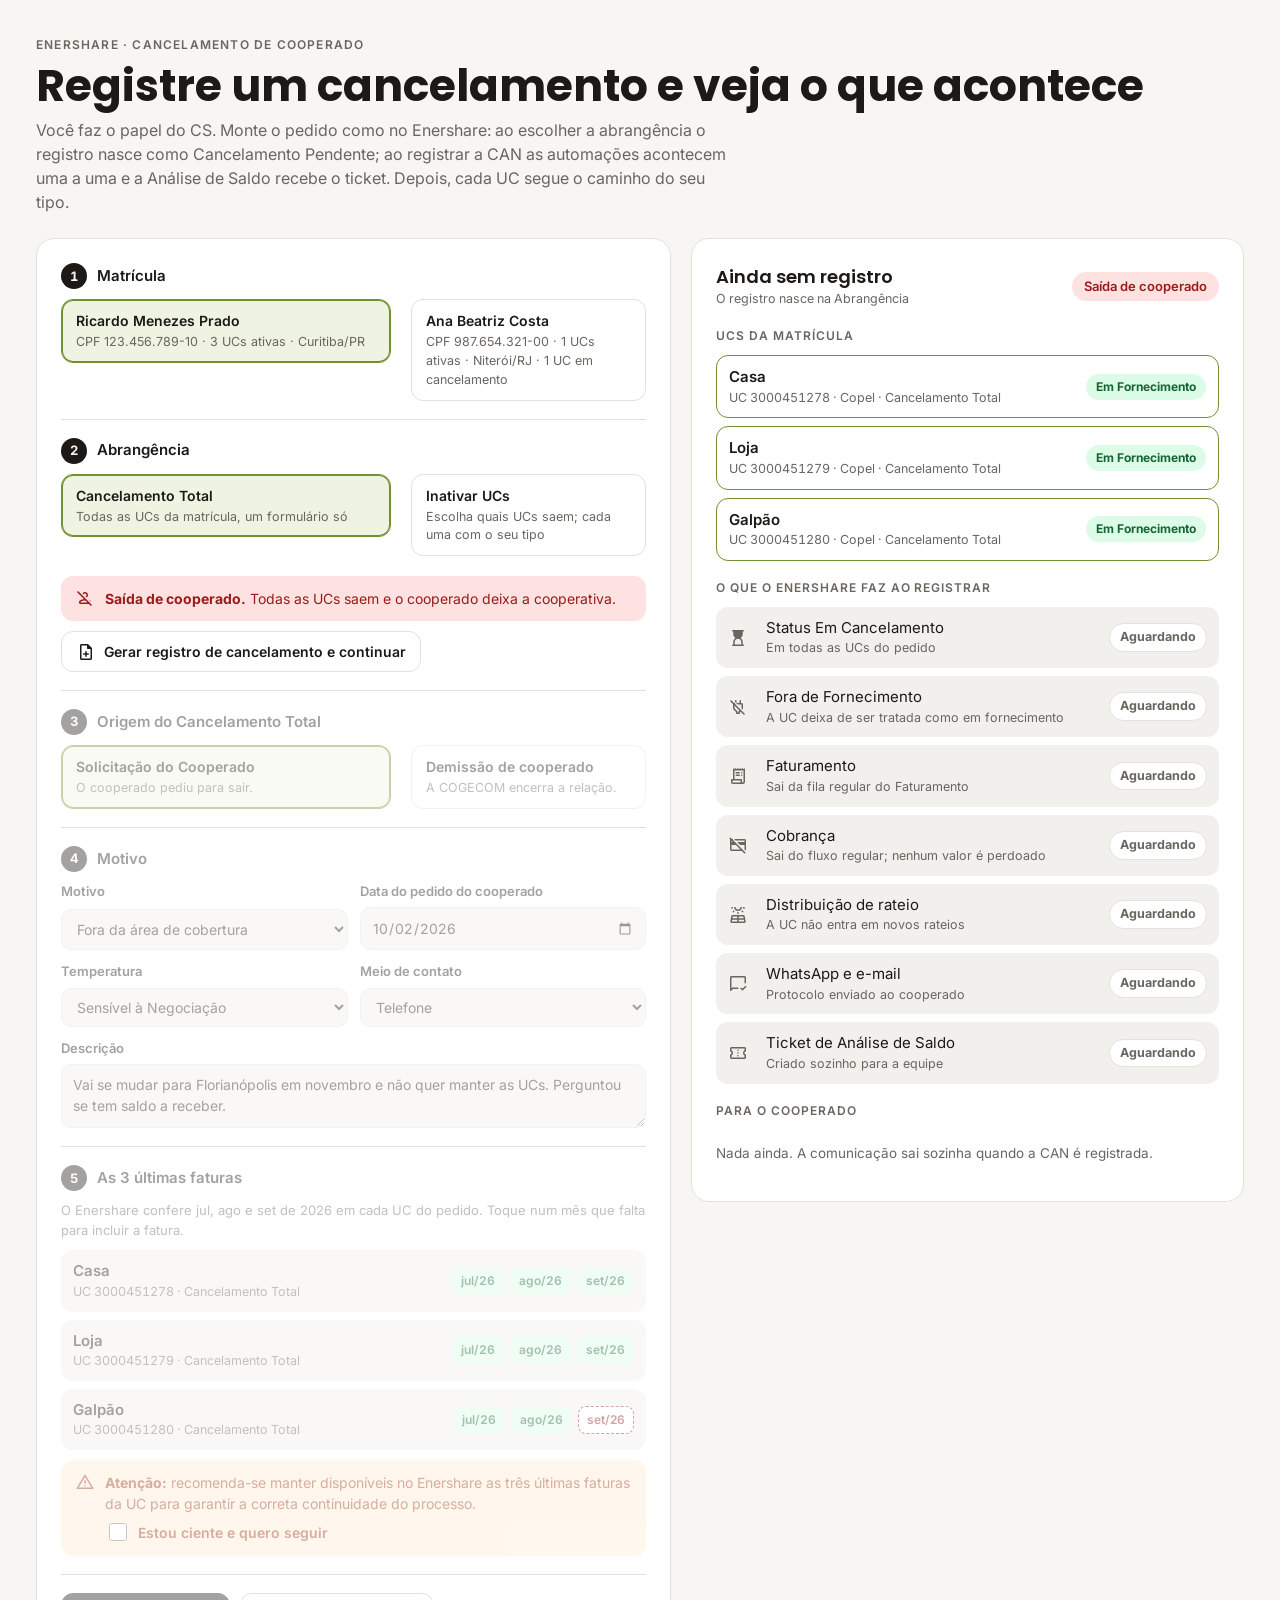
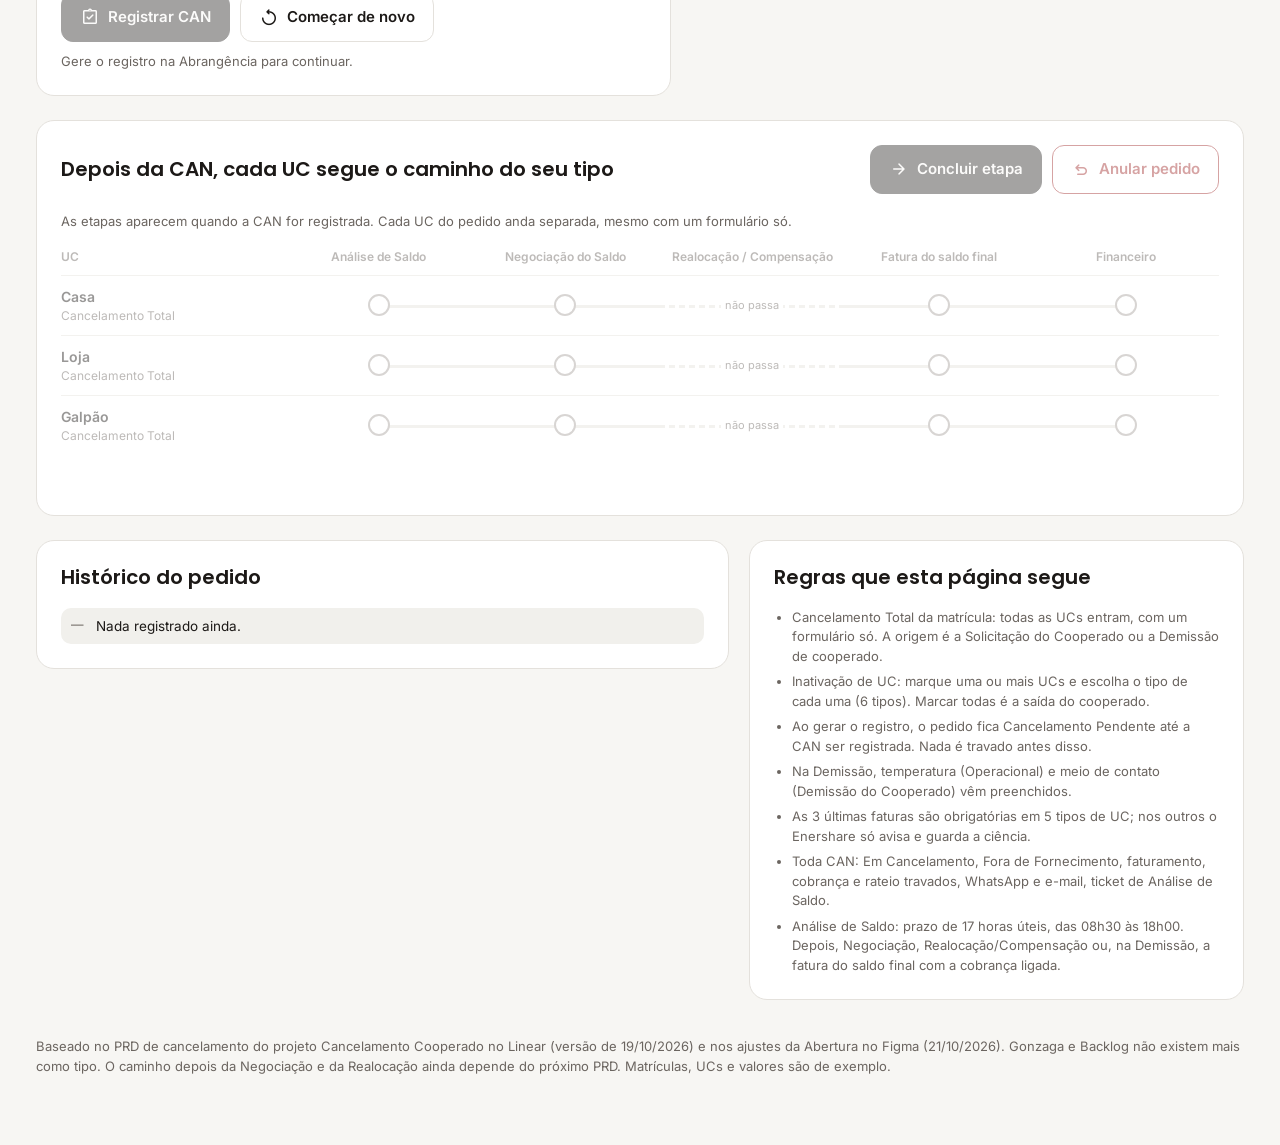
<file: cancelamento-simulador.html>
<!doctype html><html><head><meta charset=utf8><meta name=viewport content="width=device-width,initial-scale=1"><style>:root{color-scheme:light}body{margin:0;padding:0;font:14px -apple-system,BlinkMacSystemFont,sans-serif;background:#fff;color:#000}img{max-width:100%}[hidden]:not([hidden=until-found i]){display:none!important}</style></head><body>
<!doctype html>
<html lang="pt-BR">
<head>
<meta charset="utf-8">
<meta name="viewport" content="width=device-width,initial-scale=1">
<title>Cancelamento passo a passo</title>
<link rel="preconnect" href="https://fonts.googleapis.com">
<link rel="preconnect" href="https://fonts.gstatic.com" crossorigin>
<link rel="stylesheet" href="https://fonts.googleapis.com/css2?family=Inter:wght@400;500;600;700&family=Poppins:wght@600;700&display=swap">
<link rel="stylesheet" href="https://fonts.googleapis.com/css2?family=Material+Symbols+Rounded:opsz,wght,FILL,GRAD@20..48,400,0..1,0&display=block">
<style>
/* Simulador do cancelamento no fluxo do PRD de 19/10/2026 e dos ajustes da Abertura no Figma (21/10):
   Matrícula → Abrangência (gera o registro pendente) → Tipo → Motivo → Faturas → Revisar e registrar.
   Depois da CAN: Análise de Saldo com SLA e o caminho de cada UC conforme o tipo. Paleta da Style Guide Enershare. */
:root{
  --bg:#f7f6f3; --surface:#ffffff; --sunk:#f1f0ec; --ink:#1c1917; --muted:#6b6560; --line:#e4e1dc; --line-strong:#a8a29e;
  --brand:#71902f; --brand-ink:#3f5414; --brand-soft:#eef3e2;
  --ok:#166534; --ok-soft:#dcfce7; --warn:#9a3412; --warn-soft:#ffedd5; --bad:#991b1b; --bad-soft:#fee2e2; --info:#1e40af; --info-soft:#dbeafe;
  --pend:#854d0e; --pend-soft:#fef9c3;
  --lock:#1c1917; --lock-ink:#ffffff;
  --display:"Poppins",ui-sans-serif,system-ui,sans-serif; --body:"Inter",ui-sans-serif,system-ui,sans-serif; --icons:"Material Symbols Rounded";
}
@media (prefers-color-scheme: dark){:root:not([data-theme="light"]){
  --bg:#0f0d0c; --surface:#1c1917; --sunk:#26221f; --ink:#f5f4f2; --muted:#b4ada7; --line:#34302c; --line-strong:#5c5651;
  --brand:#a3c25a; --brand-ink:#d9ebb0; --brand-soft:#27310f;
  --ok:#86efac; --ok-soft:#14361f; --warn:#fdba74; --warn-soft:#4a2410; --bad:#fca5a5; --bad-soft:#4a1515; --info:#93c5fd; --info-soft:#172c55;
  --pend:#fde68a; --pend-soft:#3d3108;
  --lock:#f5f4f2; --lock-ink:#1c1917; color-scheme:dark }}
:root[data-theme="dark"]{
  --bg:#0f0d0c; --surface:#1c1917; --sunk:#26221f; --ink:#f5f4f2; --muted:#b4ada7; --line:#34302c; --line-strong:#5c5651;
  --brand:#a3c25a; --brand-ink:#d9ebb0; --brand-soft:#27310f;
  --ok:#86efac; --ok-soft:#14361f; --warn:#fdba74; --warn-soft:#4a2410; --bad:#fca5a5; --bad-soft:#4a1515; --info:#93c5fd; --info-soft:#172c55;
  --pend:#fde68a; --pend-soft:#3d3108;
  --lock:#f5f4f2; --lock-ink:#1c1917; color-scheme:dark }
*{box-sizing:border-box}
body{background:var(--bg);color:var(--ink);font-family:var(--body);font-size:15px;line-height:1.5;margin:0}
.wrap{max-width:1240px;margin:0 auto;padding-inline:16px;padding-block:36px 56px;display:grid;gap:24px}
.ico{font-family:var(--icons);font-weight:400;font-style:normal;font-size:20px;line-height:1;display:inline-block;white-space:nowrap;-webkit-font-smoothing:antialiased;font-feature-settings:"liga"}
header{display:grid;gap:8px}
.eyebrow{font-size:12px;font-weight:600;letter-spacing:.1em;text-transform:uppercase;color:var(--muted)}
h1{font-family:var(--display);font-weight:700;font-size:clamp(28px,4vw,44px);line-height:1.1;margin:0;text-wrap:balance}
.lede{color:var(--muted);font-size:16px;max-width:70ch;margin:0}
h2{font-family:var(--display);font-weight:600;font-size:20px;line-height:1.25;margin:0;text-wrap:balance}
h3{font-size:12px;font-weight:600;letter-spacing:.08em;text-transform:uppercase;color:var(--muted);margin:0}
.grid{display:grid;grid-template-columns:minmax(0,1.15fr) minmax(0,1fr);gap:20px;align-items:start}
.card{background:var(--surface);border:1px solid var(--line);border-radius:18px;padding:24px;min-width:0;display:grid;gap:18px}
.sticky{position:sticky;top:16px}
.step{display:grid;gap:10px}
.step.locked{opacity:.4;pointer-events:none}
.step-h{display:flex;align-items:center;gap:10px}
.num{width:26px;height:26px;border-radius:50%;background:var(--ink);color:var(--bg);display:grid;place-items:center;font-size:13px;font-weight:700;flex:none;font-variant-numeric:tabular-nums}
.step-h b{font-weight:600}
.sep{height:1px;background:var(--line)}
.seg{display:flex;flex-wrap:wrap;gap:8px}
.opt{font:inherit;font-size:14px;font-weight:600;color:var(--ink);background:var(--surface);border:1px solid var(--line);border-radius:12px;padding:10px 14px;cursor:pointer;display:grid;gap:2px;text-align:left;min-width:0}
.opt small{font-weight:400;color:var(--muted);font-size:12.5px}
.opt:hover{border-color:var(--line-strong)}
.opt[aria-pressed="true"]{border-color:var(--brand);box-shadow:inset 0 0 0 1px var(--brand);background:var(--brand-soft)}
.opt:disabled{opacity:.45;cursor:not-allowed}
.opt:focus-visible,button:focus-visible,select:focus-visible,input:focus-visible,textarea:focus-visible{outline:3px solid var(--brand);outline-offset:2px}
.seg.two .opt{flex:1 1 220px}
.uclist{display:grid;gap:8px}
.ucrow{display:grid;grid-template-columns:auto minmax(0,1fr) auto;gap:12px;align-items:center;padding:10px 12px;border-radius:12px;border:1px solid var(--line);background:var(--surface)}
.ucrow.on{border-color:var(--brand);background:var(--brand-soft)}
.ucrow input[type=checkbox]{width:18px;height:18px;accent-color:var(--brand)}
.ucrow .nm{font-weight:600}
.ucrow .nm small{display:block;font-weight:400;color:var(--muted);font-size:12.5px;font-variant-numeric:tabular-nums}
.ucrow select{width:auto;max-width:260px}
.tag{font-size:12px;font-weight:700;padding:3px 9px;border-radius:999px;white-space:nowrap;background:var(--sunk);color:var(--muted)}
.tag.pend{background:var(--pend-soft);color:var(--pend)}
.tag.can{background:var(--warn-soft);color:var(--warn)}
.fields{display:grid;grid-template-columns:repeat(2,minmax(0,1fr));gap:12px}
.fld{display:grid;gap:6px;min-width:0}
.fld.full{grid-column:1/-1}
.fld label{font-size:13px;font-weight:600}
.fld .auto-note{font-size:12px;color:var(--brand-ink);font-weight:600;display:flex;gap:4px;align-items:center}
.fld .auto-note .ico{font-size:15px}
select,input,textarea{font:inherit;font-size:14px;color:var(--ink);background:var(--sunk);border:1px solid var(--line);border-radius:10px;padding:9px 11px;width:100%}
select:disabled,input:disabled,textarea:disabled{opacity:.75}
textarea{min-height:64px;resize:vertical}
.fat{display:grid;gap:8px}
.fat-row{display:grid;grid-template-columns:minmax(0,1fr) auto;gap:10px;align-items:center;padding:10px 12px;border-radius:12px;background:var(--sunk)}
.fat-row .uc{font-weight:600}
.fat-row .uc small{display:block;font-weight:400;color:var(--muted);font-size:12.5px;font-variant-numeric:tabular-nums}
.months{display:flex;gap:6px;flex-wrap:wrap}
.m{font-size:12px;font-weight:600;padding:4px 8px;border-radius:8px;font-variant-numeric:tabular-nums;border:1px solid transparent}
.m.y{background:var(--ok-soft);color:var(--ok)}
.m.n{background:var(--surface);color:var(--bad);border-color:var(--bad);border-style:dashed;cursor:pointer;font:inherit;font-size:12px;font-weight:600}
.m.n:hover{background:var(--bad-soft)}
.msg{display:flex;gap:10px;align-items:flex-start;padding:12px 14px;border-radius:12px;font-size:14px}
.msg .ico{font-size:20px;flex:none}
.msg.bad{background:var(--bad-soft);color:var(--bad)}
.msg.warn{background:var(--warn-soft);color:var(--warn)}
.msg.info{background:var(--info-soft);color:var(--info)}
.msg.ok{background:var(--ok-soft);color:var(--ok)}
.msg.pend{background:var(--pend-soft);color:var(--pend)}
.msg b{font-weight:700}
.ack{display:flex;gap:8px;align-items:center;font-size:14px;font-weight:600;margin-top:6px}
.ack input{width:18px;height:18px;accent-color:var(--brand)}
.cta{display:flex;flex-wrap:wrap;gap:10px;align-items:center}
.btn{font:inherit;font-weight:600;font-size:15px;border-radius:12px;padding:12px 18px;cursor:pointer;display:inline-flex;align-items:center;gap:8px;border:1px solid var(--line);background:var(--surface);color:var(--ink)}
.btn.primary{background:var(--ink);color:var(--bg);border-color:var(--ink)}
.btn.danger{color:var(--bad);border-color:var(--bad)}
.btn.small{font-size:14px;padding:9px 14px}
.btn:disabled{opacity:.4;cursor:not-allowed}
.hint{font-size:13px;color:var(--muted)}
.proto{display:flex;justify-content:space-between;align-items:center;gap:12px;flex-wrap:wrap}
.proto .p{font-family:var(--display);font-weight:600;font-size:18px;font-variant-numeric:tabular-nums}
.proto .p small{display:block;font-family:var(--body);font-weight:400;font-size:12.5px;color:var(--muted)}
.scope{font-size:13px;font-weight:600;padding:5px 12px;border-radius:999px;background:var(--sunk)}
.scope.exit{background:var(--bad-soft);color:var(--bad)}
.ucs{display:grid;gap:8px}
.ucl{display:grid;grid-template-columns:minmax(0,1fr) auto;gap:10px;align-items:center;padding:10px 12px;border-radius:12px;border:1px solid var(--line)}
.ucl.in{border-color:var(--brand)}
.ucl .nm{font-weight:600}
.ucl .nm small{display:block;font-weight:400;color:var(--muted);font-size:12.5px;font-variant-numeric:tabular-nums}
.chip{font-size:12px;font-weight:700;padding:4px 10px;border-radius:999px;white-space:nowrap;transition:background .4s,color .4s}
.c-for{background:var(--ok-soft);color:var(--ok)} .c-can{background:var(--warn-soft);color:var(--warn)} .c-out{background:var(--bad-soft);color:var(--bad)} .c-anu{background:var(--info-soft);color:var(--info)} .c-pend{background:var(--pend-soft);color:var(--pend)}
.auto{display:grid;gap:8px;list-style:none;margin:0;padding:0}
.auto li{display:grid;grid-template-columns:28px minmax(0,1fr) auto;gap:10px;align-items:center;padding:10px 12px;border-radius:12px;background:var(--sunk);transition:background .4s}
.auto li .ico{font-size:20px;color:var(--muted)}
.auto li .v{font-size:12.5px;font-weight:700;padding:4px 10px;border-radius:999px;background:var(--surface);color:var(--muted);border:1px solid var(--line);white-space:nowrap}
.auto li.on{background:var(--brand-soft)}
.auto li.on .ico{color:var(--brand-ink)}
.auto li.on .v.lockv{background:var(--lock);color:var(--lock-ink);border-color:var(--lock)}
.auto li.on .v.okv{background:var(--ok-soft);color:var(--ok);border-color:transparent}
.auto li.on .v.warnv{background:var(--warn-soft);color:var(--warn);border-color:transparent}
.auto li .t small{display:block;color:var(--muted);font-size:12.5px}
.pop{animation:pop .45s ease}
@keyframes pop{0%{transform:scale(.97);opacity:.4}60%{transform:scale(1.01)}100%{transform:none;opacity:1}}
.phone{border:1px solid var(--line);border-radius:16px;padding:12px;background:var(--sunk);display:grid;gap:8px}
.bubble{background:var(--surface);border:1px solid var(--line);border-radius:12px 12px 12px 4px;padding:10px 12px;font-size:13.5px}
.bubble .from{display:flex;justify-content:space-between;gap:8px;font-size:12px;color:var(--muted);margin-bottom:4px}
.empty{font-size:13.5px;color:var(--muted)}
.journey{overflow-x:auto}
.jt{display:grid;grid-template-columns:minmax(170px,1.2fr) repeat(5,minmax(104px,1fr));min-width:760px}
.jt .hd{font-size:12px;font-weight:600;color:var(--muted);padding:0 6px 10px;text-align:center;line-height:1.3}
.jt .hd:first-child{text-align:left;padding-left:0}
.jt .lab{padding:10px 0;font-weight:600;font-size:14px;border-top:1px solid var(--line)}
.jt .lab small{display:block;font-weight:400;color:var(--muted);font-size:12px}
.jt .cell{border-top:1px solid var(--line);position:relative;display:grid;place-items:center;padding:10px 0}
.jt .cell::before{content:"";position:absolute;left:0;right:0;top:50%;height:3px;background:var(--line)}
.jt .cell.done::before{background:var(--ink)}
.jt .cell.first::before{left:50%}
.jt .cell.last::before{right:50%}
.jt .cell.skip::before{background:repeating-linear-gradient(90deg,var(--line) 0 6px,transparent 6px 10px)}
.dot{position:relative;width:22px;height:22px;border-radius:50%;background:var(--surface);border:2px solid var(--line-strong);display:grid;place-items:center;transition:all .35s}
.dot .ico{font-size:14px;color:transparent}
.cell.done .dot{background:var(--ink);border-color:var(--ink)}
.cell.done .dot .ico{color:var(--bg)}
.cell.now .dot{background:var(--brand);border-color:var(--brand);box-shadow:0 0 0 6px var(--brand-soft)}
.cell.skip .dot{display:none}
.cell .note{position:relative;font-size:11px;color:var(--muted);background:var(--surface);padding:0 4px}
.jt.off{opacity:.45}
.ticket{display:grid;gap:12px;padding:16px;border-radius:14px;border:1px solid var(--line);background:var(--sunk)}
.ticket .top{display:flex;justify-content:space-between;gap:12px;flex-wrap:wrap;align-items:flex-start}
.ticket .top b{font-family:var(--display);font-weight:600;font-size:16px}
.sla{display:grid;grid-template-columns:repeat(3,minmax(0,1fr));gap:8px}
.sla div{background:var(--surface);border-radius:10px;padding:8px 10px;font-size:13px}
.sla div small{display:block;color:var(--muted);font-size:12px}
.sla div b{font-variant-numeric:tabular-nums}
.kwh{width:100%;border-collapse:collapse;font-size:13px}
.kwh th,.kwh td{text-align:right;padding:6px 8px;border-bottom:1px solid var(--line);font-variant-numeric:tabular-nums;white-space:nowrap}
.kwh th:first-child,.kwh td:first-child{text-align:left}
.kwh th{font-weight:600;color:var(--muted);font-size:12px}
.kwh tr.total td{font-weight:700}
.kwh .a{font-size:11px;color:var(--brand-ink);font-weight:600}
.tbl{overflow-x:auto}
.lib{display:flex;gap:10px;flex-wrap:wrap;align-items:end;padding:12px;border-radius:12px;background:var(--sunk)}
.lib .fld{flex:1 1 180px}
.log{display:grid;gap:6px;list-style:none;margin:0;padding:0;max-height:340px;overflow:auto}
.log li{display:grid;grid-template-columns:auto minmax(0,1fr);gap:12px;font-size:13.5px;padding:8px 10px;border-radius:10px;background:var(--sunk)}
.log time{font-variant-numeric:tabular-nums;color:var(--muted);font-size:12.5px;white-space:nowrap}
.log li.new{animation:pop .45s ease}
.two{display:grid;grid-template-columns:minmax(0,1.4fr) minmax(0,1fr);gap:20px;align-items:start}
.foot{font-size:13px;color:var(--muted)}
@media (max-width:920px){.grid,.two{grid-template-columns:minmax(0,1fr)}.sticky{position:static}}
@media (max-width:560px){.fields,.sla{grid-template-columns:minmax(0,1fr)}.card{padding:18px}.ucrow{grid-template-columns:auto minmax(0,1fr)}.ucrow select,.ucrow .tag{grid-column:2;max-width:none}}
@media (prefers-reduced-motion:reduce){.pop,.log li.new{animation:none}*{transition:none!important}}
</style>
</head>
<body>
<div class="wrap">
  <header>
    <div class="eyebrow">Enershare · Cancelamento de cooperado</div>
    <h1>Registre um cancelamento e veja o que acontece</h1>
    <p class="lede">Você faz o papel do CS. Monte o pedido como no Enershare: ao escolher a abrangência o registro nasce como Cancelamento Pendente; ao registrar a CAN as automações acontecem uma a uma e a Análise de Saldo recebe o ticket. Depois, cada UC segue o caminho do seu tipo.</p>
  </header>

  <div class="grid">
    <form class="card" id="form" novalidate>
      <div class="step" id="s1">
        <div class="step-h"><span class="num">1</span><b>Matrícula</b></div>
        <div class="seg two" id="mat"></div>
      </div>
      <div class="sep"></div>
      <div class="step" id="s2">
        <div class="step-h"><span class="num">2</span><b>Abrangência</b></div>
        <div class="seg two" id="obj"></div>
        <div class="uclist" id="ucpick"></div>
        <div id="absmsg"></div>
        <div class="cta"><button class="btn small" type="button" id="gerar"><span class="ico">note_add</span>Gerar registro de cancelamento e continuar</button></div>
      </div>
      <div class="sep"></div>
      <div class="step" id="s3">
        <div class="step-h"><span class="num">3</span><b id="s3t">Tipo</b></div>
        <div id="tipos"></div>
      </div>
      <div class="sep"></div>
      <div class="step" id="s4">
        <div class="step-h"><span class="num">4</span><b>Motivo</b></div>
        <div class="fields">
          <div class="fld"><label for="motivo">Motivo</label><select id="motivo"></select></div>
          <div class="fld"><label for="data">Data do pedido do cooperado</label><input id="data" type="date" value="2026-10-02"></div>
          <div class="fld"><label for="temp">Temperatura</label><select id="temp"><option>Crítico</option><option selected>Sensível à Negociação</option><option>Operacional</option><option>Recuperável</option><option>Estratégico</option></select><span class="auto-note" id="tempnote" hidden><span class="ico">bolt</span>Preenchido pelo Enershare na Demissão</span></div>
          <div class="fld"><label for="meio">Meio de contato</label><select id="meio"><option>Digital</option><option>WhatsApp</option><option selected>Telefone</option><option>Formulário</option><option>E-mail</option><option>Demissão do Cooperado</option></select><span class="auto-note" id="meionote" hidden><span class="ico">bolt</span>Preenchido pelo Enershare na Demissão</span></div>
          <div class="fld full"><label for="desc">Descrição</label><textarea id="desc">Vai se mudar para Florianópolis em novembro e não quer manter as UCs. Perguntou se tem saldo a receber.</textarea></div>
        </div>
      </div>
      <div class="sep"></div>
      <div class="step" id="s5">
        <div class="step-h"><span class="num">5</span><b>As 3 últimas faturas</b></div>
        <p class="hint" style="margin:0">O Enershare confere jul, ago e set de 2026 em cada UC do pedido. Toque num mês que falta para incluir a fatura.</p>
        <div class="fat" id="fat"></div>
        <div id="fatmsg"></div>
      </div>
      <div class="sep"></div>
      <div class="cta">
        <button class="btn primary" type="submit" id="reg"><span class="ico">assignment_turned_in</span>Registrar CAN</button>
        <button class="btn" type="button" id="reset"><span class="ico">replay</span>Começar de novo</button>
        <span class="hint" id="reghint"></span>
      </div>
    </form>

    <aside class="card sticky" aria-live="polite">
      <div class="proto">
        <div class="p" id="proto"></div>
        <span class="scope" id="scope"></span>
      </div>
      <div class="step"><h3>UCs da matrícula</h3><div class="ucs" id="ucs"></div></div>
      <div class="step"><h3>O que o Enershare faz ao registrar</h3><ul class="auto" id="auto"></ul></div>
      <div class="step"><h3>Para o cooperado</h3><div id="phone"></div></div>
    </aside>
  </div>

  <section class="card">
    <div class="proto">
      <h2>Depois da CAN, cada UC segue o caminho do seu tipo</h2>
      <div class="cta">
        <button class="btn primary" type="button" id="adv" disabled><span class="ico">arrow_forward</span>Avançar etapa</button>
        <button class="btn danger" type="button" id="anul" disabled><span class="ico">undo</span>Anular pedido</button>
      </div>
    </div>
    <div id="jmsg"></div>
    <div class="journey"><div class="jt off" id="jt"></div></div>
    <div id="ticket"></div>
    <div id="realoc"></div>
  </section>

  <div class="two">
    <section class="card">
      <h2>Histórico do pedido</h2>
      <ul class="log" id="log"></ul>
    </section>
    <section class="card">
      <h2>Regras que esta página segue</h2>
      <ul class="hint" style="margin:0;padding-left:18px;display:grid;gap:6px">
        <li>Cancelamento Total da matrícula: todas as UCs entram, com um formulário só. A origem é a Solicitação do Cooperado ou a Demissão de cooperado.</li>
        <li>Inativação de UC: marque uma ou mais UCs e escolha o tipo de cada uma (6 tipos). Marcar todas é a saída do cooperado.</li>
        <li>Ao gerar o registro, o pedido fica Cancelamento Pendente até a CAN ser registrada. Nada é travado antes disso.</li>
        <li>Na Demissão, temperatura (Operacional) e meio de contato (Demissão do Cooperado) vêm preenchidos.</li>
        <li>As 3 últimas faturas são obrigatórias em 5 tipos de UC; nos outros o Enershare só avisa e guarda a ciência.</li>
        <li>Toda CAN: Em Cancelamento, Fora de Fornecimento, faturamento, cobrança e rateio travados, WhatsApp e e-mail, ticket de Análise de Saldo.</li>
        <li>Análise de Saldo: prazo de 17 horas úteis, das 08h30 às 18h00. Depois, Negociação, Realocação/Compensação ou, na Demissão, a fatura do saldo final com a cobrança ligada.</li>
      </ul>
    </section>
  </div>

  <p class="foot">Baseado no PRD de cancelamento do projeto Cancelamento Cooperado no Linear (versão de 19/10/2026) e nos ajustes da Abertura no Figma (21/10/2026). Gonzaga e Backlog não existem mais como tipo. O caminho depois da Negociação e da Realocação ainda depende do próximo PRD. Matrículas, UCs e valores são de exemplo.</p>
</div>

<script>
const $=id=>document.getElementById(id);
const reduce=matchMedia('(prefers-reduced-motion: reduce)').matches;
const MESES=['jul/26','ago/26','set/26'];
const MATS={
  ricardo:{nome:'Ricardo Menezes Prado',doc:'CPF 123.456.789-10',cidade:'Curitiba/PR',ucs:[
    {id:'3000451278',nm:'Casa',dist:'Copel',fat:[1,1,1],kwh:[1240,180,95,60,1455]},
    {id:'3000451279',nm:'Loja',dist:'Copel',fat:[1,1,1],kwh:[860,120,40,0,1020]},
    {id:'3000451280',nm:'Galpão',dist:'Copel',fat:[1,1,0],kwh:[2310,240,130,310,2370]}]},
  ana:{nome:'Ana Beatriz Costa',doc:'CPF 987.654.321-00',cidade:'Niterói/RJ',ucs:[
    {id:'3000815570',nm:'Casa',dist:'Light',fat:[1,0,1],kwh:[540,60,20,0,620]},
    {id:'3000815571',nm:'Praia',dist:'Light',fat:[1,1,1],pre:'CAN-2026-00451',kwh:[0,0,0,0,0]}]}
};
const ORIGENS=[['Solicitação do Cooperado','O cooperado pediu para sair.'],['Demissão de cooperado','A COGECOM encerra a relação.']];
const TIPOS_UC=['Cancelamento Parcial','Cancelamento Parcial com Realocação','Mudança de Endereço','Troca de Titularidade Padrão','Troca de Titularidade com Realocação','Troca de Titularidade com Consumo de Saldo'];
const OBRIG=new Set(TIPOS_UC.slice(1));
const NEG=new Set(['Cancelamento Total','Cancelamento Parcial','Mudança de Endereço','Troca de Titularidade Padrão']);
const MOTIVOS=['Alteração do Responsável Financeiro','B Optante','Cancelado em outros sistemas','Concorrência - Atendimento','Concorrência - Cobrança','Concorrência - Desconto Baixo','Concorrência - Duas Faturas','Concorrência - Erro de faturamento','Cooperado recusou informar o motivo','Demissão - B Optante','Demissão - Falta de contato com cooperado','Demissão - Inadimplência','Demissão - Tarifa incentivada - Baixa renda','Demora no início do fornecimento','Encerrou as atividades','Falecimento','Fora da área de cobertura','Insatisfação - Atendimento','Insatisfação - Cobrança','Insatisfação - Desconto Baixo','Insatisfação - Duas faturas','Insatisfação - Erro de Faturamento','Lucro Real – Isenção PIS/COFINS','Mudança de Endereço','Mudança de Endereço com outro titular','Placa Solar','Processo de venda desalinhado com a operação','Saldo elevado incompatível com o consumo da UC','Subinjeção','Troca de titularidade','UC desligada'];
const MOT_DEF={'Mudança de Endereço':'Mudança de Endereço','Troca de Titularidade Padrão':'Troca de titularidade','Troca de Titularidade com Realocação':'Troca de titularidade','Troca de Titularidade com Consumo de Saldo':'Troca de titularidade'};
// colunas da jornada depois da CAN
const COLS=['Análise de Saldo','Negociação do Saldo','Realocação / Compensação','Fatura do saldo final','Financeiro'];

let S;
function fresh(){
  S={mat:'ricardo',obj:'total',sel:new Set(),tipoUC:{},origem:'Solicitação do Cooperado',pend:false,ack:false,reg:false,step:-1,autoN:0,anul:false,lib:null,log:[],
     fat:Object.fromEntries(Object.entries(MATS).map(([k,t])=>[k,t.ucs.map(u=>[...u.fat])])),clock:new Date(2026,9,2,14,20)};
}
fresh();

const M=()=>MATS[S.mat];
const pad=n=>String(n).padStart(2,'0');
const fmtD=d=>`${pad(d.getDate())}/${pad(d.getMonth()+1)}/${d.getFullYear()}`;
const fmtT=d=>`${fmtD(d)} · ${pad(d.getHours())}:${pad(d.getMinutes())}`;
const nf=n=>n.toLocaleString('pt-BR');
function tick(min){ S.clock=new Date(S.clock.getTime()+min*60000); return fmtT(S.clock); }
function log(txt,min=1){ S.log.unshift({t:tick(min),txt,new:true}); }

// prazo de 17 horas úteis, só entre 08h30 e 18h00, de segunda a sexta
function slaLimit(start){
  let rem=17*60, t=new Date(start);
  for(;;){
    const open=new Date(t); open.setHours(8,30,0,0);
    const close=new Date(t); close.setHours(18,0,0,0);
    const wd=t.getDay();
    if(wd===0||wd===6||t>=close){ t=new Date(t.getFullYear(),t.getMonth(),t.getDate()+1,8,30); continue; }
    if(t<open) t=open;
    const avail=(close-t)/60000;
    if(rem<=avail) return new Date(t.getTime()+rem*60000);
    rem-=avail; t=new Date(t.getFullYear(),t.getMonth(),t.getDate()+1,8,30);
  }
}

const ativas=()=>M().ucs.map((u,k)=>k).filter(k=>!M().ucs[k].pre);
// o pedido: quais UCs entram, se é total, e o tipo de cada UC
function pedido(){
  const at=ativas();
  const todas=S.obj==='total'||(S.sel.size>0&&at.every(k=>S.sel.has(k)));
  if(todas){ const tipo=S.origem==='Demissão de cooperado'?'Demissão do Cooperado':'Cancelamento Total'; return {ks:at,total:true,tipo,tipos:Object.fromEntries(at.map(k=>[k,tipo]))}; }
  const ks=[...S.sel].sort();
  return {ks,total:false,tipo:null,tipos:Object.fromEntries(ks.map(k=>[k,S.tipoUC[k]||'']))};
}
const isDem=p=>p.total&&p.tipo==='Demissão do Cooperado';
function path(tipo){
  if(tipo==='Demissão do Cooperado') return [0,3,4];
  if(NEG.has(tipo)) return [0,1,3,4];
  return [0,2,3,4];
}
function faltando(p){ return p.ks.flatMap(k=>S.fat[S.mat][k].map((v,m)=>v?null:[k,m]).filter(Boolean)); }
function bloqueia(p){ return p.ks.some(k=>OBRIG.has(p.tipos[k])&&S.fat[S.mat][k].includes(0)); }
function tiposOk(p){ return p.ks.length&&p.ks.every(k=>p.tipos[k]); }
function canRegister(){ const p=pedido(); if(!S.pend||!tiposOk(p)) return false; if(bloqueia(p)) return false; if(faltando(p).length&&!S.ack) return false; return true; }

function opt(label,small,pressed,on,dis){ const b=document.createElement('button'); b.type='button'; b.className='opt'; b.setAttribute('aria-pressed',pressed); b.innerHTML=`${label}${small?`<small>${small}</small>`:''}`; b.onclick=on; if(dis) b.disabled=true; return b; }

function renderForm(){
  const lockAll=S.reg, lockAbr=S.pend||S.reg;
  const p=pedido();
  // 1 matrícula
  const mat=$('mat'); mat.innerHTML='';
  for(const [k,t] of Object.entries(MATS)) mat.appendChild(opt(t.nome,`${t.doc} · ${t.ucs.filter(u=>!u.pre).length} UCs ativas · ${t.cidade}${t.ucs.some(u=>u.pre)?' · 1 UC em cancelamento':''}`,S.mat===k,()=>{S.mat=k; S.sel=new Set(); S.tipoUC={}; S.obj='total'; S.ack=false; render();},lockAbr));
  // 2 abrangência
  const obj=$('obj'); obj.innerHTML='';
  obj.appendChild(opt('Cancelamento Total','Todas as UCs da matrícula, um formulário só',S.obj==='total',()=>{S.obj='total'; S.ack=false; render();},lockAbr));
  obj.appendChild(opt('Inativar UCs','Escolha quais UCs saem; cada uma com o seu tipo',S.obj==='ucs',()=>{S.obj='ucs'; S.ack=false; render();},lockAbr));
  const up=$('ucpick'); up.innerHTML='';
  if(S.obj==='ucs') M().ucs.forEach((u,k)=>{ const row=document.createElement('label'); const on=S.sel.has(k);
    row.className='ucrow'+(on?' on':'');
    row.innerHTML=`<input type="checkbox" ${on?'checked':''} ${u.pre||lockAbr?'disabled':''} data-k="${k}"><span class="nm">${u.nm}<small>UC ${u.id} · ${u.dist}</small></span>${u.pre?`<span class="tag can">Em Cancelamento · ${u.pre}</span>`:'<span></span>'}`;
    up.appendChild(row); });
  up.querySelectorAll('input[type=checkbox]').forEach(c=>c.onchange=e=>{ const k=+e.target.dataset.k; e.target.checked?S.sel.add(k):S.sel.delete(k); S.ack=false; render(); });
  const exit=p.total||p.ks.length+M().ucs.filter(u=>u.pre).length===M().ucs.length&&p.ks.length>0;
  let am='';
  if(S.obj==='ucs'&&p.total) am=`<div class="msg bad"><span class="ico">person_off</span><div><b>Saída de cooperado.</b> Todas as UCs ativas foram marcadas: o pedido vira Cancelamento Total da matrícula.</div></div>`;
  else if(p.total) am=`<div class="msg bad"><span class="ico">person_off</span><div><b>Saída de cooperado.</b> Todas as UCs saem e o cooperado deixa a cooperativa.</div></div>`;
  else if(exit) am=`<div class="msg bad"><span class="ico">person_off</span><div><b>É a última UC ativa.</b> A outra UC já está em cancelamento; com esta, nenhuma fica em fornecimento.</div></div>`;
  if(S.pend) am+=`<div class="msg pend"><span class="ico">pending_actions</span><div><b>Registro gerado: Cancelamento Pendente.</b> O pedido existe, mas nada foi travado. Ele só vira CAN quando você registrar no fim.</div></div>`;
  $('absmsg').innerHTML=am;
  $('gerar').disabled=S.pend||!p.ks.length;
  $('gerar').hidden=S.pend;
  // 3 tipo
  for(const id of ['s3','s4','s5']) $(id).classList.toggle('locked',!S.pend);
  $('s3t').textContent=p.total?'Origem do Cancelamento Total':'Tipo de cada UC';
  const tp=$('tipos'); tp.innerHTML='';
  if(p.total){ const seg=document.createElement('div'); seg.className='seg two';
    ORIGENS.forEach(([n,sm])=>seg.appendChild(opt(n,sm,S.origem===n,()=>{ setOrigem(n); },lockAll)));
    tp.appendChild(seg); }
  else { const list=document.createElement('div'); list.className='uclist';
    p.ks.forEach(k=>{ const u=M().ucs[k]; const row=document.createElement('div'); row.className='ucrow on';
      row.innerHTML=`<span class="ico">bolt</span><span class="nm">${u.nm}<small>UC ${u.id} · ${u.dist}</small></span><select data-k="${k}" ${lockAll?'disabled':''} aria-label="Tipo da UC ${u.nm}"><option value="">Selecione o tipo</option>${TIPOS_UC.map(t=>`<option ${S.tipoUC[k]===t?'selected':''}>${t}</option>`).join('')}</select>`;
      list.appendChild(row); });
    tp.appendChild(list);
    tp.querySelectorAll('select').forEach(s=>s.onchange=e=>{ const k=+e.target.dataset.k; S.tipoUC[k]=e.target.value; const d=MOT_DEF[e.target.value]; if(d) $('motivo').value=d; S.ack=false; render(); }); }
  // 4 motivo
  const dem=isDem(p);
  $('temp').disabled=lockAll||dem; $('meio').disabled=lockAll||dem;
  $('tempnote').hidden=!dem; $('meionote').hidden=!dem;
  for(const id of ['motivo','data','desc']) $(id).disabled=lockAll;
  // 5 faturas
  const fat=$('fat'); fat.innerHTML='';
  p.ks.forEach(k=>{ const u=M().ucs[k]; const row=document.createElement('div'); row.className='fat-row';
    const ob=OBRIG.has(p.tipos[k]);
    row.innerHTML=`<span class="uc">${u.nm}<small>UC ${u.id} · ${p.tipos[k]||'tipo a definir'}${ob?' · exige as 3 faturas':''}</small></span><span class="months">${MESES.map((m,i)=>S.fat[S.mat][k][i]?`<span class="m y">${m}</span>`:`<button type="button" class="m n" data-k="${k}" data-m="${i}" ${lockAll?'disabled':''} aria-label="Incluir fatura de ${m} da ${u.nm}">${m}</button>`).join('')}</span>`; fat.appendChild(row); });
  const miss=faltando(p); const fm=$('fatmsg');
  if(!p.ks.length) fm.innerHTML='';
  else if(!miss.length) fm.innerHTML=`<div class="msg ok"><span class="ico">task_alt</span><div>As 3 últimas faturas de todas as UCs do pedido estão no Enershare.</div></div>`;
  else if(bloqueia(p)) fm.innerHTML=`<div class="msg bad"><span class="ico">block</span><div><b>Não foi possível prosseguir.</b> As três últimas faturas da UC não estão disponíveis no Enershare. Regularize as faturas antes de continuar o processo.</div></div>`;
  else fm.innerHTML=`<div class="msg warn"><span class="ico">warning</span><div><b>Atenção:</b> recomenda-se manter disponíveis no Enershare as três últimas faturas da UC para garantir a correta continuidade do processo.<label class="ack"><input type="checkbox" id="ack" ${S.ack?'checked':''} ${lockAll?'disabled':''}>Estou ciente e quero seguir</label></div></div>`;
  const ack=$('ack'); if(ack) ack.onchange=e=>{S.ack=e.target.checked; if(S.ack) log('Aviso das 3 últimas faturas exibido; CS confirmou a ciência',2); render();};
  $('reg').disabled=lockAll||!canRegister();
  $('reghint').textContent=lockAll?'CAN registrada. Para testar outro caso, comece de novo.':!S.pend?'Gere o registro na Abrangência para continuar.':!tiposOk(p)?'Escolha o tipo de cada UC.':bloqueia(p)?'Inclua as faturas que faltam para registrar.':(miss.length&&!S.ack)?'Confirme que está ciente do aviso das faturas.':'';
}

let prevMeio='Telefone', prevTemp='Sensível à Negociação';
function setOrigem(n){
  const was=S.origem; S.origem=n;
  if(n==='Demissão de cooperado'&&was!==n){ prevMeio=$('meio').value; prevTemp=$('temp').value; $('temp').value='Operacional'; $('meio').value='Demissão do Cooperado'; $('motivo').value='Demissão - Falta de contato com cooperado'; }
  if(n!=='Demissão de cooperado'&&was==='Demissão de cooperado'){ $('temp').value=prevTemp; $('meio').value=prevMeio; $('motivo').value='Fora da área de cobertura'; }
  S.ack=false; render();
}

const STATUS={for:['Em Fornecimento','c-for'],pend:['Cancelamento Pendente','c-pend'],can:['Em Cancelamento','c-can'],out:['Cancelada','c-out'],anu:['Em Anulação','c-anu'],pre:['Em Cancelamento (outro pedido)','c-can']};
function ucDone(k,p){ return S.step>=path(p.tipos[k]).length; }
function ucStatus(k,p){
  const u=M().ucs[k]; if(u.pre) return 'pre';
  if(!p.ks.includes(k)) return 'for';
  if(S.anul==='feita') return 'for'; if(S.anul) return 'anu';
  if(!S.pend) return 'for'; if(!S.reg) return 'pend';
  if(S.step>=0&&ucDone(k,p)) return 'out';
  return 'can';
}
function allDone(p){ return S.reg&&p.ks.every(k=>ucDone(k,p)); }

function renderState(){
  const p=pedido(); const ucs=M().ucs;
  const exit=p.ks.length>0&&p.ks.length+ucs.filter(u=>u.pre).length===ucs.length;
  $('scope').className='scope'+(exit?' exit':''); $('scope').textContent=exit?'Saída de cooperado':`${p.ks.length} de ${ucs.length} UCs`;
  const label=p.total?p.tipo:'Inativação de UC';
  $('proto').innerHTML=S.reg?`CAN-2026-00124<small>${label} · Em Cancelamento · registrada em ${S.regAt}</small>`:S.pend?`CAN-2026-00124<small>Cancelamento Pendente desde ${S.pendAt}</small>`:'Ainda sem registro<small>O registro nasce na Abrangência</small>';
  $('ucs').innerHTML=ucs.map((u,k)=>{ const st=STATUS[ucStatus(k,p)]; const tp=p.ks.includes(k)&&p.tipos[k]?` · ${p.tipos[k]}`:''; return `<div class="ucl ${p.ks.includes(k)?'in':''}"><span class="nm">${u.nm}<small>UC ${u.id} · ${u.dist}${tp}</small></span><span class="chip ${st[1]}">${st[0]}</span></div>`; }).join('');
  const on=S.autoN; const anulado=S.anul==='feita'; const fim=allDone(p)&&S.step>=0;
  const fatV=anulado?['Funcionando','okv']:S.lib?[`Liberado até ${fmtD(S.lib)}`,'okv']:['Bloqueado','lockv'];
  const cobV=anulado?['Funcionando','okv']:(fim&&isDem(p))?['Ativada para o saldo final','warnv']:['Bloqueada','lockv'];
  const A=[
    ['hourglass_top','Status Em Cancelamento','Em todas as UCs do pedido',anulado?['Desfeito','okv']:['Em Cancelamento','warnv']],
    ['power_off','Fora de Fornecimento','A UC deixa de ser tratada como em fornecimento',anulado?['Não','okv']:['Sim','lockv']],
    ['receipt_long','Faturamento','Sai da fila regular do Faturamento',fatV],
    ['credit_card_off','Cobrança','Sai do fluxo regular; nenhum valor é perdoado',cobV],
    ['solar_power','Distribuição de rateio','A UC não entra em novos rateios',anulado?['Funcionando','okv']:['Bloqueada','lockv']],
    ['mark_chat_read','WhatsApp e e-mail','Protocolo enviado ao cooperado',['Enviados','okv']],
    ['confirmation_number','Ticket de Análise de Saldo','Criado sozinho para a equipe',['Criado','okv']]];
  $('auto').innerHTML=A.map(([ic,t,sm,[v,cls]],k)=>{ const done=S.reg&&k<on; return `<li class="${done?'on':''}${done&&k===on-1&&S.anim?' pop':''}"><span class="ico">${ic}</span><span class="t">${t}<small>${sm}</small></span><span class="v ${cls}">${done?v:'Aguardando'}</span></li>`; }).join('');
  if(S.reg&&on>=6){ const uc=p.ks.map(k=>ucs[k].id).join(', '); $('phone').innerHTML=`<div class="phone"><div class="bubble"><div class="from"><span>WhatsApp · COGECOM</span><span>${S.msgAt}</span></div>Olá, ${M().nome.split(' ')[0]}! Abrimos o protocolo de cancelamento <b>CAN-2026-00124</b>, pedido em ${fmtD(new Date($('data').value+'T12:00'))}, para ${p.ks.length>1?'as UCs':'a UC'} ${uc}. Motivo: ${$('motivo').value}. Guarde este número para acompanhar.</div><div class="bubble"><div class="from"><span>E-mail · cancelamento@cogecom.com.br</span><span>${S.msgAt}</span></div>Assunto: Protocolo de cancelamento CAN-2026-00124. Mesmo conteúdo, com a descrição registrada pelo atendente.</div></div>`; }
  else $('phone').innerHTML=`<p class="empty">Nada ainda. A comunicação sai sozinha quando a CAN é registrada.</p>`;
}

function renderJourney(){
  const p=pedido(); const ucs=M().ucs; const jt=$('jt');
  jt.classList.toggle('off',!S.reg);
  let h=`<div class="hd">UC</div>${COLS.map(n=>`<div class="hd">${n}</div>`).join('')}`;
  for(const k of p.ks){ const u=ucs[k]; const tipo=p.tipos[k]||'tipo a definir'; const pth=p.tipos[k]?path(p.tipos[k]):[0,1,3,4];
    h+=`<div class="lab">${u.nm}<small>${tipo}</small></div>`;
    COLS.forEach((n,c)=>{ const i=pth.indexOf(c);
      let cls=c===0?'first':c===COLS.length-1?'last':'';
      if(i<0){ h+=`<div class="cell skip ${cls}"><span class="note">não passa</span></div>`; return; }
      if(S.reg&&!S.anul){ if(i<S.step) cls+=' done'; else if(i===S.step) cls+=' now'; }
      const lbl=c===4&&tipo==='Demissão do Cooperado'?'Cobrança ligada':n;
      h+=`<div class="cell ${cls}"><span class="dot" title="${lbl}"><span class="ico">check</span></span></div>`; }); }
  jt.innerHTML=h;
  const fim=allDone(p)&&S.step>=0;
  const busy=!S.reg||S.autoN<7||!!S.anul;
  $('adv').disabled=busy||fim;
  const curCols=new Set(p.ks.filter(k=>!ucDone(k,p)).map(k=>COLS[path(p.tipos[k])[S.step]]));
  $('adv').innerHTML=fim?'<span class="ico">check_circle</span>Encerrado':S.step===0?'<span class="ico">fact_check</span>Concluir Análise de Saldo':`<span class="ico">arrow_forward</span>Concluir ${[...curCols].join(' e ')||'etapa'}`;
  $('anul').disabled=busy||fim;
  let m='';
  if(!S.reg) m=`<p class="hint" style="margin:0">As etapas aparecem quando a CAN for registrada. Cada UC do pedido anda separada, mesmo com um formulário só.</p>`;
  else if(S.anul==='feita') m=`<div class="msg info"><span class="ico">undo</span><div><b>Pedido anulado.</b> As UCs voltaram para Em Fornecimento, com faturamento, cobrança e rateio normais. O histórico continua guardado.</div></div>`;
  else if(S.anul) m=`<div class="msg info"><span class="ico">hourglass_top</span><div><b>Em Anulação.</b> A fatura do saldo final já saiu: o Faturamento cancela a fatura e o Financeiro cancela o boleto antes de a anulação terminar.</div></div>`;
  else if(fim) m=`<div class="msg ok"><span class="ico">check_circle</span><div><b>Processo encerrado.</b> ${isDem(p)?'A fatura do saldo final saiu e a cobrança foi ligada para ela.':p.ks.length+ucs.filter(u=>u.pre).length===ucs.length?'Todas as UCs saíram: o cooperado deixou a cooperativa.':'As outras UCs da matrícula seguem normais.'}</div></div>`;
  else if(S.step>=0) m=`<p class="hint" style="margin:0">Agora: <b>${[...curCols].join(' e ')}</b>.${curCols.has('Negociação do Saldo')?' A negociação é feita por uma equipe própria, não pelo gerente de conta, e inclui os títulos vencidos.':''}</p>`;
  $('jmsg').innerHTML=m;
  renderTicket(p); renderRealoc(p);
}

function renderTicket(p){
  if(!S.reg||S.autoN<7){ $('ticket').innerHTML=''; return; }
  const ucs=M().ucs; const lim=S.slaLim; const done=S.step>0;
  const sit=done?(S.asAt<=lim?['Concluído no prazo','c-for']:['Concluído fora do prazo','c-out']):['Dentro do prazo','c-for'];
  const rows=p.ks.map(k=>{ const [sf,jt,jf,pf,fin]=ucs[k].kwh; return `<tr><td>${ucs[k].nm} · UC ${ucs[k].id}</td><td>${nf(sf)} <span class="a">auto</span></td><td>${done?nf(jt):'—'}</td><td>${done?nf(jf):'—'}</td><td>${nf(pf)} <span class="a">auto</span></td><td>${done?nf(fin):'—'}</td></tr>`; }).join('');
  const dest=[...new Set(p.ks.map(k=>{ const t=p.tipos[k]; return t==='Demissão do Cooperado'?'Fatura do saldo final (sem negociação)':NEG.has(t)?'Negociação do Saldo':'Realocação / Compensação'; }))].join(' · ');
  $('ticket').innerHTML=`<div class="ticket">
    <div class="top"><div><h3>Ticket da Análise de Saldo</h3><b>AS-2026-00087 · Equipe de Análise de Saldo</b></div><span class="chip ${sit[1]}">${sit[0]}</span></div>
    <div class="sla"><div><small>Aberto em</small><b>${S.regAt}</b></div><div><small>Prazo (17 h úteis, 08h30–18h00)</small><b>${fmtT(lim)}</b></div><div><small>${done?'Concluído em':'Segue para'}</small><b>${done?fmtT(S.asAt):dest}</b></div></div>
    <div class="tbl"><table class="kwh"><thead><tr><th>UC</th><th>Saldo da Fatura</th><th>Janela Técnica</th><th>Janela Futura</th><th>Pendências</th><th>Saldo Final Estimado</th></tr></thead><tbody>${rows}</tbody></table></div>
    <p class="hint" style="margin:0">Valores em kWh. Saldo da Fatura e Pendências vêm do Enershare e podem ser corrigidos pelo analista, com histórico. ${done?`Encaminhado para: <b>${dest}</b>.`:'As janelas e o saldo final são preenchidos pelo analista.'}</p>
  </div>`;
}

function renderRealoc(p){
  const em=S.reg&&!S.anul&&p.ks.some(k=>!ucDone(k,p)&&path(p.tipos[k])[S.step]===2);
  if(!em){ $('realoc').innerHTML=''; return; }
  const def=new Date(S.clock.getTime()+60*864e5); const v=`${def.getFullYear()}-${pad(def.getMonth()+1)}-${pad(def.getDate())}`;
  $('realoc').innerHTML=S.lib?`<div class="msg ok"><span class="ico">lock_open</span><div><b>Faturamento liberado até ${fmtD(S.lib)}.</b> Nessa data o bloqueio volta sozinho, a não ser que alguém libere de novo.</div></div>`:
  `<div class="lib"><div class="fld"><label for="libdt">Liberar o faturamento até</label><input type="date" id="libdt" value="${v}" required></div><div class="fld"><label for="libj">Justificativa</label><input id="libj" value="Consumo do saldo pelo novo titular"></div><button class="btn small" type="button" id="libok"><span class="ico">lock_open</span>Liberar temporariamente</button></div>`;
  const b=$('libok'); if(b) b.onclick=()=>{ const d=$('libdt').value; if(!d) return; S.lib=new Date(d+'T12:00'); log(`Faturamento liberado até ${fmtD(S.lib)} · justificativa: ${$('libj').value}`,15); render(); };
}

function renderLog(){
  $('log').innerHTML=S.log.length?S.log.map(e=>`<li class="${e.new?'new':''}"><time>${e.t}</time><span>${e.txt}</span></li>`).join(''):'<li><time>—</time><span>Nada registrado ainda.</span></li>';
  S.log.forEach(e=>e.new=false);
}
function render(){ renderForm(); renderState(); renderJourney(); renderLog(); S.anim=false; }

$('fat').addEventListener('click',e=>{ const b=e.target.closest('button.m'); if(!b||S.reg) return; const k=+b.dataset.k, m=+b.dataset.m; S.fat[S.mat][k][m]=1; log(`Fatura de ${MESES[m]} incluída na UC ${M().ucs[k].id}`,3); render(); });

$('gerar').onclick=()=>{ const p=pedido(); if(!p.ks.length) return; S.pend=true; S.pendAt=tick(4);
  S.log.unshift({t:S.pendAt,txt:`Registro CAN-2026-00124 gerado por Juliana Prado (CS) · ${p.total?'Cancelamento Total da matrícula':`${p.ks.length} UC${p.ks.length>1?'s':''} para inativar`} · Cancelamento Pendente`,new:true}); render(); };

$('form').addEventListener('submit',e=>{ e.preventDefault(); if(!canRegister()||S.reg) return;
  const p=pedido();
  S.reg=true; S.regAt=tick(9); S.regDate=new Date(S.clock); S.slaLim=slaLimit(S.regDate);
  S.log.unshift({t:S.regAt,txt:`CAN-2026-00124 registrada · ${p.total?p.tipo:'Inativação de UC'} · Cancelamento Pendente → Em Cancelamento`,new:true});
  S.autoN=0; render();
  const steps=['Status das UCs: Em Fornecimento → Em Cancelamento','Fora de Fornecimento = Sim','Faturamento bloqueado','Cobrança bloqueada','Distribuição de rateio bloqueada','WhatsApp e e-mail enviados ao cooperado',`Ticket AS-2026-00087 criado para a Análise de Saldo · prazo ${fmtT(S.slaLim)}`];
  const run=n=>{ if(n>=7){ S.step=0; render(); return; } S.autoN=n+1; S.anim=true; if(n===5) S.msgAt=fmtT(S.clock); log(steps[n],0); render(); setTimeout(()=>run(n+1),reduce?0:600); };
  setTimeout(()=>run(0),reduce?0:350);
});

$('adv').onclick=()=>{ const p=pedido();
  if(S.step===0){ S.clock=new Date(2026,9,5,16,40); S.asAt=new Date(S.clock); log('Análise de Saldo concluída por Marcos Lima · dentro do prazo',0);
    p.ks.forEach(k=>{ const t=p.tipos[k]; log(`UC ${M().ucs[k].id} encaminhada para ${t==='Demissão do Cooperado'?'Fatura do saldo final':NEG.has(t)?'Negociação do Saldo':'Realocação / Compensação'}`,0); }); }
  else { const cur=[...new Set(p.ks.filter(k=>!ucDone(k,p)).map(k=>COLS[path(p.tipos[k])[S.step]]))]; log(`${cur.join(' e ')} concluída`,60*24*3);
    if(cur.includes('Fatura do saldo final')&&isDem(p)) log('Cobrança ligada para a fatura do saldo final',0);
    if(cur.includes('Realocação / Compensação')&&S.lib){ log('Liberação temporária do faturamento encerrada; bloqueio de volta',0); S.lib=null; } }
  S.step++;
  if(allDone(p)) log('Processo encerrado: UCs canceladas',0);
  render(); };

$('anul').onclick=()=>{ const p=pedido(); const fatSaiu=p.ks.some(k=>{ const pth=path(p.tipos[k]); return S.step>pth.indexOf(3); });
  if(fatSaiu){ S.anul='andando'; log('Anulação pedida; aguardando cancelar a fatura do saldo final e o boleto',20); render(); setTimeout(()=>{ S.anul='feita'; S.lib=null; log('Fatura final e boleto cancelados; UCs de volta para Em Fornecimento',60*24); render(); },reduce?0:1600); }
  else { S.anul='feita'; S.lib=null; log('Pedido anulado; UCs de volta para Em Fornecimento e bloqueios desfeitos',20); render(); } };

$('reset').onclick=()=>{ fresh(); $('motivo').value='Fora da área de cobertura'; $('temp').value='Sensível à Negociação'; $('meio').value='Telefone'; render(); };

$('motivo').innerHTML=MOTIVOS.map(m=>`<option>${m}</option>`).join('');
$('motivo').value='Fora da área de cobertura';
render();
</script>
</body>
</html>

</body></html>
</file>
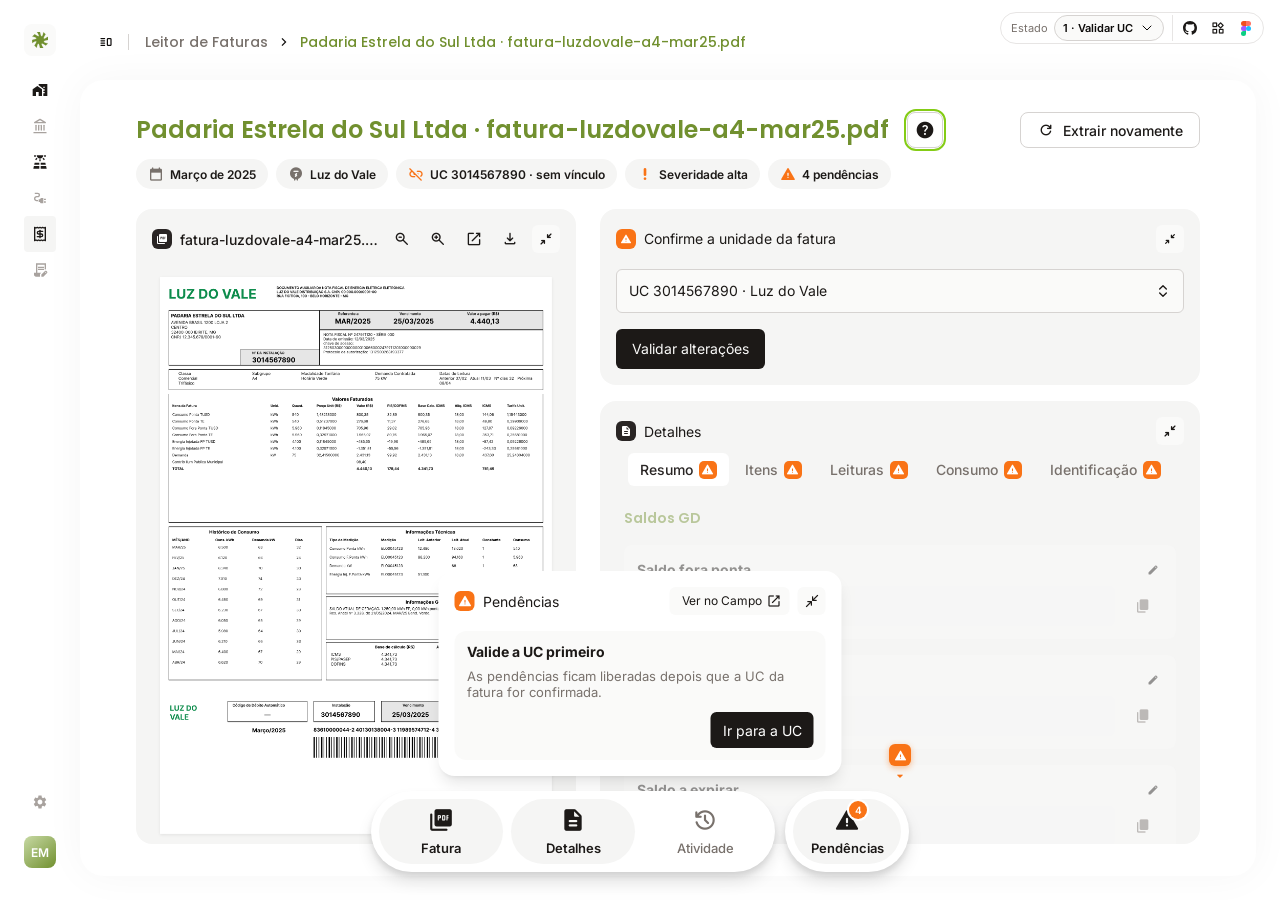
<file: detalhe.html>
<!doctype html>
<html lang="pt-BR">
<head>
<meta charset="utf-8">
<meta name="viewport" content="width=device-width, initial-scale=1">
<title>Leitor de Faturas · Detalhe</title>
<link rel="preconnect" href="https://fonts.googleapis.com">
<link rel="preconnect" href="https://fonts.gstatic.com" crossorigin>
<link href="https://fonts.googleapis.com/css2?family=Inter:wght@400;500;600;700&family=Poppins:wght@500;600&family=Geist:wght@500&display=swap" rel="stylesheet">
<link href="https://fonts.googleapis.com/css2?family=Material+Symbols+Rounded:opsz,wght,FILL,GRAD@20..48,300..600,0..1,0&family=Material+Symbols+Sharp:opsz,wght,FILL,GRAD@20..48,400,0..1,0&display=block" rel="stylesheet">
<style>
  :root{
    --ink:#1c1917; --mid:#78716c; --s400:#a8a29e; --border:#d6d3d1; --s200:#e7e5e4; --s100:#f5f5f4; --s50:#fafaf9; --white:#fff;
    --brand:#71902f; --success:#5ea500; --alert:#f97316; --alert-bg:#fff7ed; --danger:#ef4444;
    --r:16px; --shadow:0 12px 40px rgba(0,0,0,.10),0 2px 6px rgba(0,0,0,.05);
  }
  .ms{font-family:"Material Symbols Rounded";font-weight:400;font-style:normal;font-size:18px;line-height:1;letter-spacing:normal;text-transform:none;display:inline-block;white-space:nowrap;direction:ltr;-webkit-font-smoothing:antialiased;font-variation-settings:"FILL" 0,"wght" 400,"GRAD" 0,"opsz" 20;user-select:none}
  .ms.f{font-variation-settings:"FILL" 1,"wght" 400,"GRAD" 0,"opsz" 24}
  *{box-sizing:border-box}
  html,body{margin:0;height:100%}
  body{font-family:Inter,system-ui,sans-serif;color:var(--ink);background:var(--white);font-size:14px;-webkit-font-smoothing:antialiased;overflow:hidden}
  button{font:inherit;color:inherit;background:none;border:0;cursor:pointer;padding:0}
  svg{display:block}
  .app{display:grid;grid-template-columns:80px 1fr;height:100vh}
  /* ===== Enershare Sidebar (48px) ===== */
  .sidebar{position:fixed;left:16px;top:16px;bottom:24px;width:48px;display:flex;flex-direction:column;z-index:20}
  .sidebar a{text-decoration:none}
  .sidebar .sb-head,.sidebar .sb-foot{padding:8px}
  .sidebar .sb-brand{width:32px;height:32px;border-radius:8px;background:var(--s50);display:grid;place-items:center}
  .sidebar .sb-content{flex:1}
  .sidebar .sb-sec{padding:8px;display:flex;flex-direction:column}
  .sidebar .sb-item{width:32px;height:36px;border-radius:4px;display:grid;place-items:center;color:var(--ink)}
  .sidebar .sb-item.short{height:32px}
  .sidebar .sb-item:hover{background:var(--s100)}
  .sidebar .sb-item.on{background:var(--s100)}
  .sidebar .sb-item .mss{font-size:16px}
  .sidebar .sb-item.t .mss{color:var(--ink3)}
  .sidebar .sb-av{width:32px;height:32px;border-radius:8px;background:linear-gradient(140deg,#c7d9a4,#71902f);display:grid;place-items:center;color:#fff;font:600 12px Inter}
  .sb-tip{position:fixed;left:72px;background:var(--ink);color:#fff;font-size:12px;line-height:16px;padding:6px 8px;border-radius:6px;pointer-events:none;opacity:0;transition:opacity .12s;z-index:60;white-space:nowrap}

  .mss,.msr{font-weight:400;font-style:normal;line-height:1;display:inline-block;white-space:nowrap;-webkit-font-smoothing:antialiased;user-select:none;font-size:16px}
  .mss{font-family:"Material Symbols Sharp";font-variation-settings:"FILL" 0,"wght" 400,"GRAD" 0,"opsz" 20}
  .msr{font-family:"Material Symbols Rounded";font-variation-settings:"FILL" 0,"wght" 400,"GRAD" 0,"opsz" 20}
  .fill{font-variation-settings:"FILL" 1,"wght" 400,"GRAD" 0,"opsz" 20}
  .topbar{height:52px;padding:12px;display:flex;align-items:center;flex:none}
  .crumb{display:flex;align-items:center;gap:8px;min-width:0}
  .crumb .rp{display:flex;align-items:center;gap:8px;padding-right:8px}
  .ibtn{width:28px;height:28px;border-radius:6px;display:grid;place-items:center;color:#0c0a09}
  .ibtn:hover{background:var(--s100)}
  .vsep{width:1px;height:16px;background:var(--border)}
  .crumb a,.crumb span.cur{font:500 14px/21px Poppins,sans-serif;text-decoration:none;white-space:nowrap}
  .crumb a{color:var(--mid)} .crumb a:hover{color:var(--ink)}
  .crumb .cur{color:var(--brand);overflow:hidden;text-overflow:ellipsis}
  .main{display:flex;flex-direction:column;gap:12px;min-width:0;min-height:0;padding:16px 24px 24px 0}
  .sheet{flex:1;min-height:0;background:var(--white);border-radius:24px;padding:32px 56px 32px;display:flex;flex-direction:column;box-shadow:0 0 40px rgba(0,0,0,.04)}
  @media (max-width:1023px){ .sheet{padding:32px 24px} } /* janela estreita: margem menor para Detalhes caber com 600 */
  /* header */
  .head{display:flex;align-items:flex-start;gap:16px}
  .head h1{font-family:Poppins,Inter,sans-serif;font-weight:600;font-size:24px;color:var(--brand);margin:0 0 12px}
  .chips{display:flex;gap:8px;flex-wrap:wrap}
  .chip{display:inline-flex;align-items:center;gap:6px;height:30px;padding:0 12px;border-radius:999px;background:var(--s100);font-weight:600;font-size:12px}
  .chip.alert .ms,.chip.sev .ms{color:var(--alert)} .chip.ok .ms{color:var(--success)} .chip.info .ms{color:var(--mid)}
  .head .actions{margin-left:auto;display:flex;gap:8px}
  .btn{height:36px;padding:0 16px;border-radius:8px;font-weight:500;display:inline-flex;align-items:center;gap:8px}
  .btn.primary{background:var(--ink);color:#fff}
  .btn.primary:disabled{opacity:.35;cursor:not-allowed}
  .btn.outline{border:1px solid var(--border);background:#fff}
  /* columns */
  .cols{flex:1;min-height:0;display:flex;gap:24px;margin-top:20px;position:relative}
  .panel{background:var(--s100);border-radius:var(--r);display:flex;flex-direction:column;min-width:0;min-height:0;transition:flex-basis .35s ease,opacity .25s ease,margin .35s ease,transform .35s ease}
  .p-pdf{flex:0 1 686px;min-width:400px}
  .p-det{flex:1 1 0;min-width:600px} /* 600 = as 5 abas (até 567 com a fonte da lib) + 32 de respiro: as abas nunca rolam no desktop */
  .cols.no-pdf .p-det,.cols.no-det .p-pdf{flex:1 1 0}
  .p-act{flex:0 0 284px}
  .panel.min{flex:0 0 0!important;min-width:0!important;opacity:0;margin-left:-24px;overflow:hidden;pointer-events:none}
  .p-pdf.min{margin-left:0;margin-right:-24px}
  .bar{display:flex;align-items:center;gap:8px;padding:12px 16px;min-height:60px}
  .bar .file{font-weight:500;min-width:0;white-space:nowrap;overflow:hidden;text-overflow:ellipsis} .bar .meta{color:var(--mid);font-size:12px;white-space:nowrap}
  .bar .sp{flex:1}
  .ib{width:28px;height:28px;border-radius:8px;display:grid;place-items:center;color:var(--ink)}
  a.ib{text-decoration:none}
  .ib:hover{background:var(--s200)}
  .ib.sq{background:var(--s50)}
  /* pdf */
  /* páginas da fatura empilhadas em rolagem contínua; margin auto centraliza sem cortar quando o zoom passa da largura */
  .pdf-scroll{flex:1;overflow:auto;padding:8px 24px 24px;display:flex;flex-direction:column;align-items:flex-start;gap:16px}
  /* sem zoom, a página cabe no painel (max-width 100%); o zoom por botão libera o limite */
  .pdf-page{width:560px;max-width:100%;flex:none;margin:0 auto;transition:width .2s ease;box-shadow:0 1px 3px rgba(0,0,0,.08);background:#fff}
  .pdf-page img{width:100%;display:block}
  /* tabs */
  .tabs{display:flex;gap:4px}
  .tab{height:33px;padding:0 12px;border-radius:6px;color:var(--mid);display:inline-flex;align-items:center;gap:6px;font-weight:500}
  .tab.on{background:var(--white);color:#292524}
  .tab .warn{width:18px;height:18px;border-radius:5px;background:var(--alert);color:#fff;display:grid;place-items:center}
  /* abas e conteúdo rolam juntos: quem rola é o .det-scroll, não o .content */
  .det-scroll{flex:1;min-height:0;overflow:auto;display:flex;flex-direction:column}
  .det-scroll > *{flex-shrink:0} /* quem rola é o container: abas e conteúdo mantêm a altura natural (no mobile a barra encolhia e perdia o padding) */
  .content{flex:none;padding:4px 24px 120px;display:flex;flex-direction:column;gap:16px}
  .content > *{flex-shrink:0}
  .sec-t{font-family:Poppins,Inter,sans-serif;font-weight:600;font-size:14px;color:var(--brand);margin-top:6px}
  .grid{display:grid;gap:16px}
  .g2,.g3{grid-template-columns:minmax(0,1fr)} /* card nunca abaixo de 280 px: 1 col < 624, 2 cols 624–919, 3 cols 920–1215, 4 cols ≥ 1216 (largura do painel) */
  /* colunas dos cards pela largura do painel Detalhes: 2 → 3 (conteúdo ≥ 900) → 4 (conteúdo ≥ 1200) */
  .p-det{container-type:inline-size}
  @container (min-width:624px){ .g2,.g3{grid-template-columns:repeat(2,minmax(0,1fr))} }
  @container (min-width:920px){ .g2,.g3{grid-template-columns:repeat(3,minmax(0,1fr))} }
  @container (min-width:1216px){ .g2,.g3{grid-template-columns:repeat(4,minmax(0,1fr))} }
  /* Consumo e demanda: com Detalhes largo, cards (2 colunas) à esquerda e gráfico à direita — o gráfico não estica (Figma 1867:8641) */
  .cd-split{display:flex;flex-direction:column;gap:16px}
  @container (min-width:1216px){ /* cards em 2 colunas (≥ 280) + gráfico ao lado */
    .cd-split{display:grid;grid-template-columns:minmax(0,1fr) minmax(0,1fr);align-items:stretch}
    .cd-split .cd-cards{grid-template-columns:repeat(2,minmax(0,1fr));align-content:start}
    .cd-split .ccard{display:flex;flex-direction:column}
  }
  .full{grid-column:1/-1}
  /* data card — um valor + unidade; mesma altura em visualização e edição */
  .card{background:var(--s50);border-radius:8px;padding:12px;border:1px solid transparent;transition:box-shadow .3s,border-color .3s,background .2s;min-width:0}
  .card .ct{display:flex;align-items:center;gap:8px;font-weight:700;min-height:24px;line-height:1.4;text-wrap:balance}
  /* cards da mesma linha têm a mesma altura (grid estica); o valor desce para a base, então títulos de 1 e 2 linhas ficam alinhados */
  .grid > .card{display:flex;flex-direction:column}
  .grid > .card > .row{margin-top:auto;padding-top:4px}
  .card .ct .ib.edit{width:20px;height:20px;border-radius:4px}
  .card .ct .badge{width:16px;height:16px;border-radius:5px}
  .card .ct .badge .ms{font-size:12px!important}
  .card .ct .sp{flex:1}
  .card .row{display:flex;align-items:center;gap:8px;margin-top:4px;font-size:14px}
  .card .row .val{flex:1;display:flex;align-items:center;gap:8px;min-width:0;height:40px;padding:0 12px;border:1px solid transparent;border-radius:6px;background:rgba(245,245,244,.4);color:#0c0a09}
  .card .row .v{white-space:nowrap;overflow:hidden;text-overflow:ellipsis;min-width:0}
  .card .u{color:var(--mid);white-space:nowrap}
  .card .row .sp{display:none}
  .card .cp{color:var(--mid);width:40px;height:40px;border-radius:8px;display:grid;place-items:center;flex:none}
  .card .cp:hover{background:var(--s200);color:var(--ink)}
  .card.pend{border-color:var(--alert)}
  .card.pend .hint{color:var(--mid);font-size:14px;margin-top:8px}
  .card.flash{box-shadow:0 0 0 4px rgba(249,115,22,.25)}
  .card.done{border-color:var(--success)}
  .badge{width:20px;height:20px;border-radius:6px;background:var(--alert);color:#fff;display:grid;place-items:center;flex:none}
  .input{width:100%;height:40px;border:1px solid var(--border);border-radius:6px;padding:0 12px;font:inherit;font-size:14px;background:var(--s50);color:var(--ink)}
  .input:focus{outline:2px solid var(--brand);outline-offset:0;background:#fff}
  .card .in{margin-top:4px}
  .card.editing{background:var(--s50)}
  .card .ca{display:flex;align-items:center;gap:4px}
  .card .ca button{width:20px;height:20px;display:grid;place-items:center;border-radius:4px;color:var(--ink)}
  .card .ca button:hover{background:var(--s200)}
  .card .ca .sv{color:var(--brand)}
  .card .erow{display:flex;align-items:center;gap:8px;margin-top:4px}
  .card .erow > :first-child{flex:1;min-width:0;margin-top:0}
  .card .cp.send{color:var(--brand)}
  .card .fld{display:flex;align-items:center;gap:8px;height:40px;margin-top:4px;padding:0 12px;border:1px solid var(--border);border-radius:6px;background:var(--s50);font-size:14px;cursor:text}
  .card .fld:focus-within{outline:2px solid var(--brand);background:#fff}
  .card .fld input{border:0;padding:0;background:transparent;font:inherit;color:#0c0a09;outline:0;flex:1;min-width:0}
  .locked .card .ib.edit{display:none}
  .ufld{display:flex;align-items:center;gap:6px;height:40px;border:1px solid var(--border);border-radius:6px;padding:0 12px;background:var(--s50);cursor:text}
  .ufld:focus-within{outline:2px solid var(--brand);background:#fff}
  .ufld input{border:0;outline:0;padding:0;background:transparent;font:inherit;font-size:14px;color:var(--ink);flex:1;min-width:0}
  .ufld .u{color:var(--mid);white-space:nowrap}
  .fld.err,.ufld.err{border-color:var(--danger)!important;outline-color:var(--danger)!important}
  .grade td.ed.err input{outline-color:var(--danger)}
  /* gráfico interativo */
  .ccard{background:var(--s50);border-radius:12px;padding:20px 20px 16px}
  .cc-h{display:flex;flex-direction:column;gap:6px}
  .cc-t{font-weight:700}
  .cc-v{font-size:13px;color:var(--mid);display:flex;align-items:baseline;gap:6px;flex-wrap:wrap}
  .cc-v b{font-size:20px;font-weight:600;color:var(--ink);font-variant-numeric:tabular-nums}
  .cc-d{font-size:12px;padding:1px 6px;border-radius:999px;background:var(--s200);color:var(--ink)}
  .cc-d.up{background:#fff7ed;color:#c2410c} .cc-d.down{background:#f0fdf4;color:#3f6212}
  .cc-plot{position:relative;height:160px;margin-top:24px;display:flex;align-items:flex-end;gap:8px}
  .cc-b{flex:1;height:100%;display:flex;align-items:flex-end;padding:0;border-radius:4px;position:relative}
  .cc-b span{display:block;width:100%;background:var(--border);border-radius:3px 3px 0 0;transition:background .15s,transform .15s;transform-origin:bottom}
  .cc-b.cur span{background:var(--success)}
  .cc-b:hover span,.cc-b:focus-visible span{background:var(--s400)}
  .cc-b.cur:hover span,.cc-b.cur:focus-visible span{background:#4d8a00}
  .cc-b.sel span{background:var(--ink)}
  .cc-b.cur.sel span{background:#3f6212}
  .cc-b:focus-visible{outline:2px solid var(--brand);outline-offset:2px}
  .cc-tip{position:absolute;bottom:calc(100% + 6px);left:50%;transform:translateX(-50%);background:var(--ink);color:#fff;font-size:11px;padding:3px 7px;border-radius:6px;white-space:nowrap;opacity:0;pointer-events:none;transition:opacity .12s;z-index:2}
  .cc-b:hover .cc-tip,.cc-b:focus-visible .cc-tip{opacity:1}
  .cc-b:nth-child(-n+2) .cc-tip{left:0;transform:none}
  .cc-b:nth-last-child(-n+2) .cc-tip{left:auto;right:0;transform:none}
  .cc-x{display:flex;gap:8px;margin-top:10px;padding-top:8px;border-top:1px solid var(--s200)}
  .cc-x span{flex:1;text-align:center;font-size:10px;color:var(--mid)}
  .cc-x span.on{color:var(--ink);font-weight:600}
  /* planilha */
  .grade-h{display:flex;align-items:center;gap:8px;font-size:12px;color:var(--mid)}
  .grade-h .sp{flex:1}
  .grade{background:#fff;border:1px solid var(--border);border-radius:12px;overflow:auto;max-width:100%}
  /* barra de rolagem da planilha: alça do Scroll-area da library (8px, #d6d3d1) com folga em volta */
  .grade::-webkit-scrollbar{height:16px;width:16px}
  .grade::-webkit-scrollbar-track{background:transparent;margin:0 8px}
  .grade::-webkit-scrollbar-thumb{background:#d6d3d1;border-radius:999px;border:4px solid transparent;background-clip:padding-box}
  .grade::-webkit-scrollbar-thumb:hover{background-color:#a8a29e}
  .grade::-webkit-scrollbar-corner{background:transparent}
  @supports not selector(::-webkit-scrollbar){.grade{scrollbar-width:thin;scrollbar-color:#d6d3d1 transparent}}
  .grade table{border-collapse:separate;border-spacing:0;width:100%;font-size:13px;font-variant-numeric:tabular-nums}
  .grade th,.grade td{padding:0 12px;height:40px;text-align:right;white-space:nowrap;border-bottom:1px solid var(--s200);border-right:1px solid var(--s200)}
  .grade th:last-child,.grade td:last-child{border-right:0}
  .grade thead th{position:sticky;top:0;background:var(--s50);color:var(--mid);font-weight:500;font-size:12px;z-index:2}
  .grade .stk{position:sticky;left:0;text-align:left;background:#fff;z-index:1;min-width:200px}
  .grade thead .stk{background:var(--s50);z-index:3}
  .grade tbody tr:hover td{background:var(--s50)}
  .grade td.num{cursor:cell}
  .grade td.neg{color:#3f6212}
  .grade td.sel{box-shadow:inset 0 0 0 2px var(--brand);background:#fff!important}
  /* edição: o conteúdo antigo fica invisível segurando a largura; o campo fica por cima. Só a reserva cresce (animada) se precisar */
  .grade td.ed{position:relative}
  .grade td.ed .ghost{display:inline-block;visibility:hidden;transition:min-width .18s ease;text-align:right}
  .grade td.ed input{position:absolute;inset:0;width:100%;height:100%;border:0;padding:0 12px;text-align:right;font:inherit;background:#fff;outline:2px solid var(--brand);outline-offset:-2px}
  .grade th.opt,.grade td.opt{text-align:left}
  /* célula de seleção selecionada: chevron indica que abre menu (Spreadsheet Cell Type=Select, Status=Selected) */
  .grade td.opt.sel{position:relative;padding-right:34px}
  .grade td.opt.sel::after{content:"keyboard_arrow_down";font-family:"Material Symbols Rounded";font-size:16px;line-height:1;position:absolute;right:12px;top:50%;transform:translateY(-50%);color:var(--ink,#0c0a09)}
  .grade td.opt.eds::after{content:none}
  .grade td.eds{padding:0}
  .grade td.eds .ghost{padding:0 12px}
  .grade td.eds .cs{position:absolute;inset:0}
  .grade td.eds .cs-trig{height:100%;border:0;border-radius:0;background:#fff;outline:2px solid var(--brand);outline-offset:-2px;padding:0 10px 0 12px;gap:8px;font:inherit}
  .grade td.chg{background:#f7fee7}
  .grade td.pend{background:#fff7ed!important;box-shadow:inset 0 0 0 1.5px var(--alert);text-align:center}
  .grade td.pend.sel{box-shadow:inset 0 0 0 2px var(--alert)}
  .grade td.pend .pw{display:inline-grid;place-items:center;width:18px;height:18px;border-radius:5px;background:var(--alert);color:#fff;vertical-align:middle}
  .grade td.flash{animation:cellFlash 1.2s ease}
  @keyframes cellFlash{0%,60%{box-shadow:inset 0 0 0 1.5px var(--alert),0 0 0 4px rgba(249,115,22,.3)}}
  .grade tfoot td{font-weight:600;background:var(--s50);border-bottom:0}
  .grade tfoot .stk{background:var(--s50)}
  .grade .cu{color:var(--mid);font-size:12px}
  .grade td.neg .cu{color:inherit;opacity:.7}
  .medt{font-weight:500;font-size:13px}
  /* activity */
  .act-h{display:flex;align-items:center;gap:8px;padding:16px 16px 8px}
  .ph{width:20px;height:20px;border-radius:6px;background:#292524;color:#fff;display:grid;place-items:center;flex:none}
  .ph .ms{font-size:12px!important;font-variation-settings:"FILL" 1,"wght" 400,"GRAD" 0,"opsz" 24}
  .bar .t{flex:1;min-width:0;white-space:nowrap;overflow:hidden;text-overflow:ellipsis}
  /* cabeçalho dos painéis (desktop): badge + título + ações; minimizar = botão secundário */
  .p-pdf .bar,.det-h{padding:16px;min-height:0}
  .det-h{padding-bottom:12px}
  /* Detalhes (desktop, Figma 2019:32428): título à esquerda, abas centralizadas no cabeçalho, minimizar à direita; sem espaço, abas descem para a 2ª linha */
  .det-h{display:grid;grid-template-columns:1fr auto 1fr;gap:8px;align-items:center}
  .det-tt{display:flex;align-items:center;gap:8px;min-width:0}
  .det-h>.ib{justify-self:end}
  [data-mode=desk] #detScroll>.bar{display:none}
  @container (max-width:819px){ /* abas na linha do título só com ≥ 820 px (548 das abas + título e minimizar dos dois lados) */ .det-h{grid-template-columns:1fr auto} .det-h>.ib{grid-row:1;grid-column:2} .det-tabs{grid-row:2;grid-column:1/-1;justify-self:stretch;min-width:0;display:flex;justify-content:safe center;overflow-x:auto;scrollbar-width:none} .det-tabs .tab{flex:none} }
  .p-det .det-scroll .bar{justify-content:center;padding:0 16px 12px;min-height:0}
  .ib.sq{border-radius:6px}
  .act-h .t{flex:1}
  .act-list{flex:1;overflow:auto;padding:8px 16px 120px}
  .ev{background:var(--white);border-radius:12px;padding:14px;position:relative}
  .ev .i{width:20px;height:20px;border-radius:6px;display:grid;place-items:center;color:#fff}
  .ev .n{margin-top:12px}
  .ev .who{position:absolute;top:12px;right:12px;width:20px;height:20px;border-radius:999px;background:linear-gradient(140deg,#c7d9a4,#71902f);color:#fff;font:600 9px Inter;display:grid;place-items:center;cursor:default}
  .ev .who.sys{background:var(--ink);color:var(--s50)}
  .ev .who.sys svg{width:12px;height:12px}
  .ev .who::after{content:attr(data-name);position:absolute;right:0;top:calc(100% + 6px);background:var(--ink);color:#fff;font:500 12px Inter;padding:4px 8px;border-radius:6px;white-space:nowrap;opacity:0;pointer-events:none;transition:opacity .15s;z-index:5}
  .ev .who:hover::after{opacity:1}
  .ev .d{font-size:11px;color:var(--mid);margin-top:4px}
  /* edição: hover (ou foco/toque) mostra de → para */
  .ev.has-dif{cursor:default;outline:none;transition:box-shadow .15s}
  .ev.has-dif:hover,.ev.has-dif:focus-visible{box-shadow:0 0 0 1px var(--s200),0 4px 10px rgba(0,0,0,.06)}
  .ev .dif{display:flex;align-items:center;flex-wrap:wrap;gap:6px;font-size:12px;max-height:0;opacity:0;overflow:hidden;transition:max-height .2s ease,opacity .15s,margin-top .2s}
  .ev.has-dif:hover .dif,.ev.has-dif:focus .dif,.ev.has-dif:focus-within .dif{max-height:60px;opacity:1;margin-top:10px}
  .ev .dif .o{color:var(--mid);text-decoration:line-through;padding:2px 6px;border-radius:6px;background:var(--s100)}
  .ev .dif .o.none{text-decoration:none;font-style:italic}
  .ev .dif .t{color:var(--ink);font-weight:600;padding:2px 6px;border-radius:6px;background:#f7fee7}
  .ev .dif .ms{font-size:14px;color:var(--mid)}
  @media (prefers-reduced-motion:reduce){.ev .dif{transition:none}}
  .ev.new{animation:pop .5s ease}
  @keyframes pop{from{transform:translateY(-6px);opacity:0}to{transform:none;opacity:1}}
  .link{width:1px;height:16px;background:var(--border);margin:0 auto}
  .c-def{background:var(--ink)} .c-alert{background:var(--alert)} .c-ok{background:var(--success)} .c-edit{background:var(--mid)}
  /* floating */
  .float{position:fixed;left:50%;transform:translateX(-50%);z-index:30}
  .pend-card{bottom:124px;width:403px;background:#fff;border-radius:16px;box-shadow:0 10px 15px -3px rgba(0,0,0,.10),0 4px 6px -4px rgba(0,0,0,.10);padding:16px;display:flex;flex-direction:column;gap:16px;transition:opacity .2s,transform .25s}
  .pend-card.hide{opacity:0;transform:translate(-50%,12px);pointer-events:none}
  .pc-h{display:flex;align-items:center;gap:8px;height:28px}
  .pc-h .sp{flex:1}
  .bxs{height:28px;padding:0 8px;border-radius:6px;background:var(--s50);display:inline-flex;align-items:center;font-size:12px;line-height:16px;color:var(--ink)}
  .bxs .tx{padding:0 4px}
  .pc-h .ib{background:var(--s50);border-radius:6px}
  .bxs:hover,.pc-h .ib:hover{background:var(--s100)}
  .pc-b{background:var(--s50);border-radius:12px;padding:12px;display:flex;flex-direction:column;gap:12px}
  .pc-b .fl{display:flex;flex-direction:column;gap:8px}
  .pc-b label{font-size:14px;line-height:24px}
  .pc-b .acts{display:flex;align-items:center;justify-content:space-between;gap:12px}
  .pc-b .nav{display:flex;align-items:center;gap:4px;line-height:24px}
  .pc-b .nav button{width:20px;height:20px;border-radius:6px;background:var(--s50);display:grid;place-items:center}
  .pc-b .nav button:hover:not(:disabled){background:var(--s100)}
  .pc-b .nav button:disabled{color:var(--s400);cursor:default}
  .pc-b .nav .ms{font-size:16px}
  .pc-b .btn{height:36px;padding:0 12px;border-radius:6px;font-weight:400}
  .pc-b .btn.primary:disabled{opacity:1;background:#8a8988;cursor:not-allowed}
  /* tab bar (Luma style) */
  .tabbar{bottom:28px;background:var(--white);border-radius:999px;box-shadow:0 10px 15px rgba(0,0,0,.10),0 4px 6px rgba(0,0,0,.10);padding:8px;display:flex;gap:8px}
  .tb{width:124px;padding:8px 16px;border-radius:999px;display:flex;flex-direction:column;align-items:center;gap:4px;color:var(--s400);transition:background .2s,color .2s}
  .tb span{font-size:13px;font-weight:500;color:var(--mid)}
  .tb.on{background:var(--s100);color:var(--ink)}
  .tb.on span{color:var(--ink);font-weight:600}
  .tb .ic{position:relative}
  .tb .cnt{position:absolute;top:-6px;left:15px;min-width:18px;height:18px;padding:0 5px;border-radius:999px;background:var(--alert);color:#fff;font-size:10px;font-weight:600;display:grid;place-items:center;box-shadow:0 0 0 2px #fff}
  .tb[hidden]{display:none}
  .tb{position:relative;background:none!important;isolation:isolate}
  .tb::before{content:'';position:absolute;inset:0;border-radius:999px;background:var(--s100);transform:scale(.55);opacity:0;transition:transform .35s cubic-bezier(.3,1.5,.5,1),opacity .2s;z-index:-1}
  .tb.on::before{transform:scale(1);opacity:1}
  .tb.opening .ic{animation:tbOpen .45s cubic-bezier(.3,1.5,.5,1)}
  .tb.closing .ic{animation:tbClose .35s ease}
  @keyframes tbOpen{0%{transform:translateY(0) scale(1)}40%{transform:translateY(-6px) scale(1.12)}100%{transform:none}}
  @keyframes tbClose{0%{transform:scale(1)}45%{transform:scale(.78) translateY(3px)}100%{transform:none}}
  .panel{transform-origin:50% 100%}
  .panel.min{transform:translateY(24px) scale(.96)}
  .panel.opening{animation:panelIn .4s cubic-bezier(.2,.9,.3,1.1)}
  @keyframes panelIn{from{opacity:0;transform:translateY(32px) scale(.95)}to{opacity:1;transform:none}}
  @media (prefers-reduced-motion:reduce){.tb::before,.panel{transition:none}.tb .ic,.panel.opening{animation:none!important}}
  /* tab bar: Pendências é um botão à parte, ao lado da pílula Fatura/Detalhes/Atividade (todos os tamanhos) */
  .tabbar{background:none;box-shadow:none;padding:0;gap:10px;align-items:stretch}
  .tb-main{display:flex;gap:8px;padding:8px;background:var(--white);border-radius:999px;box-shadow:0 10px 15px rgba(0,0,0,.10),0 4px 6px rgba(0,0,0,.10)}
  #tbPend{justify-content:center;background:var(--white)!important;border-radius:999px;box-shadow:0 10px 15px rgba(0,0,0,.10),0 4px 6px rgba(0,0,0,.10);padding:14px 20px}
  #tbPend::before{inset:8px}
  [data-mode=mobile] .tabbar{gap:8px}
  [data-mode=mobile] .tb-main{flex:1;min-width:0;padding:6px;gap:4px}
  [data-mode=mobile] #tbPend{flex:none;width:84px;padding:12px 4px}
  [data-mode=mobile] #tbPend::before{inset:6px}

  /* painel do header — Figma 1823:29368 e 1823:29509 */
  .m-ov{position:fixed;inset:0;z-index:45;background:rgba(245,245,244,.4);-webkit-backdrop-filter:blur(6px);backdrop-filter:blur(6px);display:flex;justify-content:center;align-items:flex-start;padding:72px 24px 24px;animation:mOvIn .2s ease}
  .m-ov[hidden]{display:none}
  .m-sheet{width:100%;max-width:360px;max-height:100%;display:flex;flex-direction:column;background:#fff;border:1px solid var(--s100);border-radius:12px;padding:4px;box-shadow:0 10px 15px -3px rgba(0,0,0,.08),0 4px 6px -4px rgba(0,0,0,.08);animation:mSheetIn .25s cubic-bezier(.2,.9,.3,1.1)}
  .m-nav{display:flex;align-items:center;gap:8px;padding:4px;background:rgba(245,245,244,.4);border:1px solid var(--s100);border-radius:8px;flex:none}
  .m-nav b{flex:1;min-width:0;font-size:14px;line-height:1.7;color:#0c0a09;white-space:nowrap;overflow:hidden;text-overflow:ellipsis}
  .m-nb{width:36px;height:36px;display:grid;place-items:center;border-radius:6px;color:var(--ink);flex:none}
  .m-nb .msr{font-size:20px}
  .m-nb[hidden]{display:block;visibility:hidden}
  .m-body{overflow:auto;min-height:0}
  .m-sec{display:flex;flex-direction:column;align-items:flex-start;gap:12px;padding:24px;border-top:1px solid var(--s100)}
  .m-row{display:flex;align-items:center;gap:12px}
  .m-hb{display:inline-flex;align-items:center;gap:12px;padding:12px 16px 12px 12px;border-radius:999px;background:rgba(245,245,244,.4);font:600 14px/1.24 Poppins,sans-serif;color:var(--ink);white-space:nowrap}
  .m-hb .msr{font-size:20px}
  .m-hb.alert .msr{color:var(--alert)} .m-hb.ok .msr{color:#65a30d} .m-hb.brand .msr{color:var(--brand)}
  .m-go{width:40px;height:40px;border-radius:8px;background:var(--ink);color:#fafaf9;display:grid;place-items:center}
  .m-go .mss{font-size:16px}
  .m-acts{display:flex;gap:8px;padding:0 24px 24px}
  .m-ab{width:56px;height:56px;border-radius:11px;background:var(--s50);display:grid;place-items:center;color:var(--ink)}
  .m-ab .mss{font-size:22px}
  a.m-ab{text-decoration:none}
  .m-ab:active,.m-go:active{transform:scale(.96)}
  .m-actlist{padding:24px 12px 12px;border-top:1px solid var(--s100)}
  .m-actlist .ev{background:rgba(245,245,244,.4);border:1px solid var(--s100)}
  @keyframes mOvIn{from{opacity:0}to{opacity:1}}
  @keyframes mSheetIn{from{opacity:0;transform:translateY(-8px) scale(.98)}to{opacity:1;transform:none}}
  @media (prefers-reduced-motion:reduce){.m-ov,.m-sheet{animation:none}}
  /* Atividade sai da tab bar no mobile: fica no painel do header */
  [data-mode=mobile] .tb[data-toggle=act]{display:none}

  /* pendência fora da área visível: marcador na borda apontando para ela, animado como objetivo de jogo */
  #offLayer{position:fixed;inset:0;pointer-events:none;z-index:25}
  .offi{position:absolute;pointer-events:auto;display:flex;align-items:center;gap:2px;padding:0;color:var(--alert);transform:translate(-50%,-50%)}
  .offi .b{width:22px;height:22px;border-radius:6px;background:var(--alert);color:#fff;display:grid;place-items:center;box-shadow:0 2px 6px rgba(249,115,22,.45);position:relative}
  .offi .b::after{content:'';position:absolute;inset:-3px;border-radius:8px;border:2px solid var(--alert);opacity:0;animation:offPing 1.4s ease-out infinite}
  .offi .b .ms{font-size:14px}
  .offi .a{font-size:16px;line-height:1}
  .offi.r{flex-direction:row} .offi.l{flex-direction:row-reverse}
  .offi.d{flex-direction:column} .offi.u{flex-direction:column-reverse}
  .offi.r{animation:offR 1s ease-in-out infinite} .offi.l{animation:offL 1s ease-in-out infinite}
  .offi.d{animation:offD 1s ease-in-out infinite} .offi.u{animation:offU 1s ease-in-out infinite}
  @keyframes offR{50%{transform:translate(calc(-50% + 4px),-50%)}}
  @keyframes offL{50%{transform:translate(calc(-50% - 4px),-50%)}}
  @keyframes offD{50%{transform:translate(-50%,calc(-50% + 4px))}}
  @keyframes offU{50%{transform:translate(-50%,calc(-50% - 4px))}}
  @keyframes offPing{0%{opacity:.7;transform:scale(.85)}100%{opacity:0;transform:scale(1.35)}}
  @media (prefers-reduced-motion:reduce){.offi,.offi .b::after{animation:none!important}}

  /* Fatura no mobile: sem zoom por botão (pinça), sem abrir em nova aba; baixar fica ao lado do nome do arquivo */
  [data-mode=mobile] #zIn,[data-mode=mobile] #zOut,[data-mode=mobile] .p-pdf .bar a.ib[target]{display:none}
  [data-mode=mobile] .p-pdf .bar a.ib[download]{width:46px;height:46px;flex:none;border-radius:8px;background:rgba(245,245,244,.4);border:1px solid var(--s100)}
  [data-mode=mobile] .pdf-scroll{touch-action:pan-x pan-y;overscroll-behavior:contain}
  [data-mode=mobile] .pdf-page{margin:0 auto;transition:none;flex:none}

  /* planilha no mobile: coluna Item ocupa no máximo metade da tabela; nomes longos cortados no meio (estilo macOS) */
  [data-mode=mobile] .grade th,[data-mode=mobile] .grade td{padding:0 10px}
  [data-mode=mobile] .grade .stk{position:static;min-width:0;width:var(--stkw,50%);max-width:var(--stkw,50%);overflow:hidden;white-space:nowrap}

  /* mobile: rolar para baixo esconde o header (sobe) e a tab bar (desce); rolar para cima traz de volta */
  [data-mode=mobile] .m-head{transition:margin-top .28s ease}
  [data-mode=mobile].chrome-hide .m-head{margin-top:calc(var(--mh,89px) * -1)}
  [data-mode=mobile] .tabbar{transition:transform .28s ease}
  [data-mode=mobile].chrome-hide .tabbar{transform:translate(-50%, calc(100% + 40px))}
  @media (prefers-reduced-motion:reduce){[data-mode=mobile] .m-head,[data-mode=mobile] .tabbar{transition:none}}

  /* mobile: editar, salvar e fechar dos cards com área de toque de 40px (ícone maior), sem aumentar o card */
  [data-mode=mobile] .card .ct .ib.edit,[data-mode=mobile] .card .ca button{width:40px;height:40px;border-radius:8px;margin:-8px 0}
  [data-mode=mobile] .card .ct .ib.edit{margin-right:-10px;width:80px;display:flex;align-items:center;justify-content:flex-end;padding-right:11px}
  [data-mode=mobile] .card .ca{gap:0;margin-right:-10px}
  [data-mode=mobile] .card .ct .ib.edit .ms,[data-mode=mobile] .card .ca .ms{font-size:18px!important}


  /* desktop sem nenhum painel aberto */
  .cols-empty{position:absolute;inset:0;display:flex;flex-direction:column;align-items:center;justify-content:center;gap:8px;text-align:center;color:var(--mid);background:var(--s50);border-radius:var(--r);animation:pop .3s ease}
  .cols-empty[hidden]{display:none}
  .cols-empty .ms{font-size:40px;color:var(--s400)}
  .cols-empty b{font-size:16px;color:var(--ink)}
  .cols-empty .btn{margin-top:8px}

  /* lista de pendências (tela própria no mobile) */
  .p-plist{display:none}
  .plist{flex:1;overflow:auto;padding:4px 12px 120px;display:flex;flex-direction:column;gap:12px}
  .pl-item{background:#fff;border:1px solid var(--alert);border-radius:12px;padding:12px;display:flex;flex-direction:column;gap:10px}
  .pl-h{display:flex;align-items:center;gap:8px;font-weight:700}
  .pl-h .badge{width:16px;height:16px;border-radius:5px}
  .pl-h .badge .ms{font-size:12px!important}
  .pl-m{font-size:12px;color:var(--mid);margin-top:-6px}
  .pl-a{display:flex;align-items:center;justify-content:space-between;gap:8px}
  .pl-a .btn{height:36px;padding:0 12px;border-radius:6px;font-weight:400}
  .pl-a .btn.primary:disabled{opacity:1;background:#8a8988;cursor:not-allowed}
  .pl-empty{margin:auto;text-align:center;color:var(--mid);display:flex;flex-direction:column;align-items:center;gap:8px;padding:48px 24px}
  .pl-empty .ms{font-size:40px;color:var(--success)}
  .pl-empty b{color:var(--ink);font-size:16px}


  /* ===== mobile (<768): uma tela por vez, a tab bar troca de tela ===== */
  [data-mode=mobile] .sidebar,[data-mode=mobile] .sb-tip,[data-mode=mobile] .note,[data-mode=mobile] #pendCard{display:none!important}
  [data-mode=mobile] .app{grid-template-columns:1fr;height:100dvh}
  [data-mode=mobile] .app > [aria-hidden]{display:none}
  [data-mode=mobile] .main{padding:0;gap:0}
  [data-mode=mobile] .topbar{height:48px;padding:8px 12px}
  [data-mode=mobile] .crumb .rp{display:none}
  [data-mode=mobile] .sheet{border-radius:0;padding:4px 12px 0;box-shadow:none}
  [data-mode=mobile] .head h1{font-size:17px;line-height:1.35;margin-bottom:10px;overflow-wrap:anywhere}
  [data-mode=mobile] .chips{flex-wrap:nowrap;overflow-x:auto;scrollbar-width:none;margin:0 -12px;padding:0 12px}
  [data-mode=mobile] .chips::-webkit-scrollbar{display:none}
  [data-mode=mobile] .chip{flex:none}
  [data-mode=mobile] .head > div:first-child{min-width:0;flex:1}
  [data-mode=mobile] .head .actions:empty{display:none}
  [data-mode=mobile] .cols{margin:12px -12px 0;gap:0}
  [data-mode=mobile] .panel{flex:1 1 0!important;min-width:0!important;margin:0!important;border-radius:16px 16px 0 0;opacity:1;transform:none}
  [data-mode=mobile] .panel.min{display:none!important}
  [data-mode=mobile] .p-plist{display:flex}
  [data-mode=mobile] .panel .ib.sq,[data-mode=mobile] .p-pdf [data-toggle=pdf]{display:none}
  [data-mode=mobile] .content{padding:4px 12px 120px}
  [data-mode=mobile] .g2,[data-mode=mobile] .g3{grid-template-columns:minmax(0,1fr)}
  [data-mode=mobile] .tabs{overflow-x:auto;scrollbar-width:none;flex:1;min-width:0}
  [data-mode=mobile] .tabs::-webkit-scrollbar{display:none}
  [data-mode=mobile] .tab{flex:none}
  [data-mode=mobile] .bar{padding:10px 12px;min-height:52px}
  [data-mode=mobile] .bar .meta{display:none}
  [data-mode=mobile] .pdf-scroll{padding:8px 12px 110px}
  [data-mode=mobile] .pdf-page{max-width:100%}
  [data-mode=mobile] .act-list{padding:8px 12px 120px}
  [data-mode=mobile] .tabbar{left:12px;right:12px;transform:none;bottom:calc(12px + env(safe-area-inset-bottom));padding:6px;gap:4px}
  [data-mode=mobile] .tb{flex:1;width:auto;padding:6px 4px;min-width:0}
  [data-mode=mobile] .tb span{font-size:11px}
  [data-mode=mobile] .tb .ms{font-size:26px!important}
  /* tab bar no mobile: só ícones (o nome continua para leitores de tela) */
  [data-mode=mobile] .tb > span:not(.ic){position:absolute;width:1px;height:1px;overflow:hidden;clip:rect(0 0 0 0);white-space:nowrap}
  [data-mode=mobile] .tb{padding:15px 4px}
  [data-mode=mobile] #tbPend{width:68px;padding:15px 4px}
  [data-mode=mobile] #tbPend{justify-content:center}
  [data-mode=mobile] .tb-main{flex:0 1 auto;width:auto}
  [data-mode=mobile] .tb-main .tb{width:76px;flex:none}
  [data-mode=mobile] .tabbar{left:50%;right:auto;transform:translateX(-50%)}

  /* header mobile — Figma 1815:29980 */
  .m-head{display:none}
  [data-mode=mobile] .topbar,[data-mode=mobile] .head{display:none}
  [data-mode=mobile] .m-head{display:flex;align-items:center;gap:8px;padding:16px 24px 16px 8px;background:#fff;border-bottom:1px solid var(--s200)}
  .m-menu{width:56px;height:56px;border-radius:11px;display:grid;place-items:center;flex:none;color:var(--ink)}
  .m-menu .mss{font-size:22px}
  .m-tt{flex:1;min-width:0;display:flex;flex-direction:column;color:#44403c}
  .m-tt b{font-size:16px;line-height:1.5;white-space:nowrap;overflow:hidden;text-overflow:ellipsis}
  .m-tt span{font-size:10px;line-height:1.32;text-transform:uppercase;letter-spacing:.2px}
  .m-badges{display:flex;align-items:center;flex:none}
  .m-bd{width:34px;height:34px;border-radius:999px;display:grid;place-items:center;color:#fff;margin-right:-12px;position:relative}
  .m-bd .msr{font-size:18px}
  .m-bd.alert{background:var(--alert)} .m-bd.ok{background:#65a30d} .m-bd.ink{background:var(--ink)} .m-bd.brand{background:var(--brand)}
  .m-bd .n{position:absolute;top:-4px;right:-2px;min-width:16px;height:16px;padding:0 4px;border-radius:999px;background:#fff;color:var(--alert);font:600 10px/16px Inter;box-shadow:0 0 0 1px var(--alert)}
  .m-pill{display:flex;align-items:center;gap:4px;height:34px;padding:0 10px 0 16px;border-radius:999px;background:var(--s100);font:600 12px/1.5 Poppins,sans-serif;color:var(--ink);position:relative}
  .m-pill{z-index:2;box-shadow:-2px 0 0 #fff}
  .m-pill .msr{font-size:16px}
  .m-pill.alert .msr{color:var(--alert)} .m-pill.ok .msr{color:#65a30d}
  .m-bd.uc{background:#44403c}
  /* conteúdo no mobile: fundo branco, 24px de margem, barra de navegação em caixa clara */
  [data-mode=mobile] .sheet{padding:0}
  [data-mode=mobile] .cols{margin:0}
  [data-mode=mobile] .panel{background:#fff;border-radius:0}
  [data-mode=mobile] .p-det .bar,[data-mode=mobile] .p-pdf .bar{padding:12px 24px 16px;min-height:0;background:linear-gradient(to top,rgba(255,255,255,0) 2.5%,#fff 12.25%)}
  [data-mode=mobile] .p-det .tabs{flex:1;background:rgba(245,245,244,.4);border:1px solid var(--s100);border-radius:8px;padding:4px;gap:4px}
  [data-mode=mobile] .p-det .tab{height:36px;padding:0 10px;border-radius:6px;font-weight:700;color:var(--mid)}
  [data-mode=mobile] .p-det .tab.on{background:#fff;color:#0c0a09;box-shadow:0 1px 3px rgba(0,0,0,.08)}
  [data-mode=mobile] .p-pdf .bar{gap:4px}
  [data-mode=mobile] .p-det .bar .sp,[data-mode=mobile] .det-h,[data-mode=mobile] .p-pdf .bar .ph{display:none}
  [data-mode=mobile] .p-det .det-scroll .bar{justify-content:flex-start}
  [data-mode=mobile] .p-pdf .bar .file{flex:1;font-weight:700;color:#0c0a09;background:rgba(245,245,244,.4);border:1px solid var(--s100);border-radius:8px;padding:0 12px;height:46px;line-height:44px}
  [data-mode=mobile] .p-pdf .bar .sp{display:none}
  [data-mode=mobile] .act-h{margin:12px 24px 16px;padding:4px 12px;min-height:46px;background:rgba(245,245,244,.4);border:1px solid var(--s100);border-radius:8px;font-weight:700;color:#0c0a09}
  [data-mode=mobile] .content{padding:0 24px 120px;gap:20px}
  [data-mode=mobile] .sec-t{font-size:20px;line-height:1.2;letter-spacing:.15px;margin-top:4px}
  [data-mode=mobile] .card{background:rgba(245,245,244,.4);border-color:var(--s100);border-radius:12px;padding:16px}
  [data-mode=mobile] .card.pend{border-color:var(--alert)}
  [data-mode=mobile] .card.done{border-color:var(--success)}
  [data-mode=mobile] .ccard{background:rgba(245,245,244,.4);border:1px solid var(--s100)}
  [data-mode=mobile] .grade{border-color:var(--s100)}
  [data-mode=mobile] .pdf-scroll{padding:0 24px 110px}
  [data-mode=mobile] .act-list{padding:0 24px 120px}
  [data-mode=mobile] .ev{background:rgba(245,245,244,.4);border:1px solid var(--s100)}
  [data-mode=mobile] .plist{padding:0 24px 120px}

  .note{position:fixed;right:16px;top:12px;font-size:11px;color:var(--mid);background:var(--white);border:1px solid var(--s200);padding:4px 8px;border-radius:999px;z-index:40}
  .in-demo .note.demo{display:none!important}
  .note.demo{display:flex;align-items:center;gap:6px;padding:2px 4px 2px 10px}
  .note.demo select{font:inherit;font-weight:600;color:var(--ink);border:0;background:var(--s100);border-radius:999px;padding:3px 6px}
  [data-mode=mobile] .note.demo{display:flex!important;top:auto;bottom:104px;right:auto;left:8px;z-index:30;box-shadow:0 2px 8px rgba(0,0,0,.08)}
  [data-mode=mobile] .note.demo > span:not(.cs){display:none}
  .note.demo .cs{width:auto}
  .note.demo .dl{display:flex!important;align-items:center;gap:2px;padding-left:4px;margin-left:2px;border-left:1px solid var(--s200)}
  .note.demo .dlk{width:26px;height:26px;border-radius:999px;display:grid;place-items:center;color:var(--ink);text-decoration:none}
  .note.demo .dlk:hover{background:var(--s100)}
  .note.demo .dlk .ms{font-size:16px}
  .note.demo .cs-trig{height:26px;gap:6px;padding:0 8px;font-size:11px;font-weight:600;border-radius:999px}
  /* iOS Safari dá zoom em campo com fonte < 16px: só lá os campos sobem para 16px (a pinça continua liberada) */
  @supports (-webkit-touch-callout:none){ input,select,textarea{font-size:16px!important} }
  /* ---------- V2: validar UC (Figma 1971:20200 · 1977:28098 · 1972:21849) ---------- */
  /* o painel Detalhes vira um envoltório: bloco de identidade em cima, caixa cinza dos detalhes embaixo */
  .p-det{background:none!important;gap:16px}
  .p-det>.det-box{flex:1;min-height:0;display:flex;flex-direction:column;background:var(--s100);border-radius:var(--r);overflow:hidden}
  .idb-wrap{flex:none}
  .idb-wrap:empty{display:none}
  .p-det.min .idb-wrap{display:none}
  [data-mode=mobile] .p-det{gap:0}
  [data-mode=mobile] .p-det>.det-box{background:#fff;border-radius:0}
  [data-mode=mobile] .idb-wrap{padding:12px 24px 0}
  .idb{margin:0;background:var(--s100);border-radius:12px;padding:12px;display:flex;flex-direction:column;gap:12px}
  .idb-h{display:flex;align-items:center;gap:8px;font-weight:600;font-size:14px}
  .idb-h .ms{color:var(--alert)}
  .idb-h.bad{color:var(--danger)} .idb-h.bad .ms{color:var(--danger)}
  .idb-t{font-size:13px;color:var(--mid);margin-top:-6px}
  .idb-r{display:flex;gap:8px;align-items:flex-start}
  .idb-r > .btn{height:40px;margin-top:25px}
  .idb-f{flex:1;min-width:0;display:flex;flex-direction:column;gap:6px;font-size:13px;font-weight:500;position:relative}
  .idb-in{height:40px;display:flex;align-items:center;gap:8px;padding:0 12px;border:1px solid var(--border);border-radius:6px;background:var(--s50)}
  .idb-in:focus-within{outline:2px solid var(--brand);background:#fff}
  .idb-in.err{border-color:var(--danger)}
  .idb-in input{flex:1;min-width:0;border:0;background:none;font:inherit;font-weight:400;outline:0}
  .idb-in .ms{color:var(--mid)}
  .idb-err{font-size:12px;color:var(--danger);font-weight:400}
  .idb-menu{position:absolute;top:66px;left:0;right:0;z-index:20;background:#fff;border-radius:6px;box-shadow:0 10px 15px -3px rgba(0,0,0,.1),0 4px 6px -4px rgba(0,0,0,.1);padding:4px;max-height:240px;overflow:auto}
  .idb-o{display:flex;flex-direction:column;align-items:flex-start;width:100%;padding:6px 8px 6px 32px;border-radius:4px;text-align:left;position:relative;font-weight:400}
  .idb-o b{font-weight:500;font-size:14px} .idb-o span{font-size:12px;color:var(--mid)}
  .idb-o:hover,.idb-o.act{background:var(--s100)}
  .idb-o.on::before{content:'';position:absolute;left:12px;top:15px;width:8px;height:8px;border-radius:50%;background:var(--ink)}
  .idb-none{padding:10px 8px;font-size:13px;color:var(--mid)}
  .idb.ok{flex-direction:row;align-items:center;padding:8px 8px 8px 12px}
  .pill{display:inline-flex;align-items:center;gap:6px;min-height:28px;padding:4px 10px;border-radius:999px;background:#fff;font-size:12px;font-weight:600;min-width:0}
  .pill .ms{color:var(--success)} .pill.lock .ms{color:var(--mid)}
  .btn.ghost{background:none;height:32px;padding:0 10px;color:var(--ink)}
  .btn.ghost:hover{background:var(--s50)}
  .content.wait{opacity:.45;pointer-events:none;user-select:none}
  kbd{font:600 11px/1 Inter,sans-serif;padding:1px 5px;border:1px solid var(--border);border-bottom-width:2px;border-radius:4px;background:#fff;color:var(--ink)}
  [data-mode=mobile] .tabk{display:none}
  .hint .sg{color:var(--ink)}
  .grade tfoot td.off{color:var(--danger)}
  .grade-h .off{color:var(--danger);font-weight:500}
  /* extrair novamente */
  .tries{font-size:12px;color:var(--mid);align-self:center}
  .dlg-ov{position:fixed;inset:0;z-index:60;background:rgba(12,10,9,.4);display:grid;place-items:center;padding:16px;animation:mOvIn .2s ease}
  .dlg{background:#fff;border-radius:12px;max-width:440px;width:100%;padding:24px;display:flex;flex-direction:column;gap:12px;box-shadow:var(--shadow)}
  .dlg h2{margin:0;font:600 18px/1.3 Poppins,Inter,sans-serif}
  .dlg p{margin:0;color:var(--mid);font-size:14px;line-height:1.5}
  .dlg .acts{display:flex;justify-content:flex-end;gap:8px;margin-top:8px}
  /* Faturar — Tab Bar Item Type=Send (lib 2416:28368) */
  #tbSend{justify-content:center;background:var(--brand)!important;border-radius:999px;box-shadow:0 10px 15px rgba(0,0,0,.10),0 4px 6px rgba(0,0,0,.10);padding:14px 20px;color:#fff}
  #tbSend::before{display:none}
  #tbSend span{color:#fff}
  #tbSend:hover{background:#556927!important}
  #tbSend.busy{pointer-events:none}
  #tbSend.busy .ic .ms{animation:spin 1s linear infinite}
  @keyframes spin{to{transform:rotate(360deg)}}
  [data-mode=mobile] #tbSend{width:68px;padding:15px 4px}
  /* mobile: Faturar e Pendências são círculos — largura = altura da barra (antes 68×71, ficava oval) */
  [data-mode=mobile] #tbSend,[data-mode=mobile] #tbPend{width:71px;height:71px;padding:0;flex:none}
  .chip.sent .ms{color:var(--brand)}
  .m-pill.sent,.m-bd.sent{background:var(--brand)}
  .sent-by{font-size:12px;color:var(--mid);align-self:center}
  .ro .card .ib.edit,.ro .card.pend .ca{display:none}
  [data-mode=mobile] .ro .card .ct .ib.edit{display:none} /* a regra de 80 px do mobile vencia o "sem lápis" */
  [data-mode=mobile] .ro .card .ct{min-height:40px}
</style>
<script src="assets/toast.js"></script>
</head>
<body>
<!-- ===== Enershare Sidebar ===== -->
<nav class="sidebar" aria-label="Menu principal">
  <div class="sb-head"><a class="sb-brand" href="index.html" aria-label="Enershare"><svg width="16" height="16" viewBox="0 0 16 16" fill="none"><path d="M7.98755 0.0722733C8.21864 1.12089 8.45227 2.15362 8.71118 2.93555C8.84282 3.33304 8.98251 3.67018 9.13403 3.91309C9.28312 4.15207 9.45604 4.3197 9.66138 4.3379C9.79849 4.35053 9.93839 4.29404 10.0784 4.15919C10.2173 4.02523 10.3619 3.80915 10.5129 3.49024C10.8077 2.86795 11.1355 1.83339 11.4983 0.188484L13.6077 2.29786C13.0275 3.20033 12.4647 4.09355 12.0959 4.82813C11.9084 5.20176 11.769 5.5387 11.7043 5.81739C11.6408 6.0915 11.6442 6.33196 11.7747 6.49024C11.8626 6.59711 12.0018 6.6565 12.1965 6.66016C12.39 6.66372 12.6455 6.61265 12.9788 6.49317C13.6291 6.26001 14.5955 5.75727 16.0198 4.84571V7.88184C14.9762 8.10809 13.95 8.34044 13.1731 8.59864C12.7781 8.72994 12.4429 8.86933 12.2014 9.02052C11.9639 9.16925 11.7972 9.34187 11.7786 9.54591L11.7756 9.58009L11.7815 9.58497C11.7805 9.71008 11.8344 9.83758 11.9563 9.96485C12.0895 10.1039 12.3043 10.2484 12.6223 10.3994C13.243 10.6941 14.2759 11.022 15.9182 11.3848L13.8176 13.4893C12.9204 12.9093 12.0304 12.3478 11.2981 11.9805C10.9255 11.7936 10.5895 11.6551 10.3118 11.5908C10.0386 11.5276 9.79876 11.5307 9.64185 11.6611C9.5352 11.7491 9.47647 11.8883 9.4729 12.083C9.46942 12.2766 9.52015 12.5323 9.63989 12.8662C9.87412 13.5193 10.3795 14.4913 11.2971 15.9258H7.99634C7.76523 14.8544 7.53205 13.8 7.27563 13.0107C7.14529 12.6095 7.00759 12.2719 6.85864 12.0342C6.7128 11.8014 6.54092 11.6401 6.33521 11.6445C6.12824 11.649 5.95036 11.8192 5.7981 12.0606C5.64255 12.3071 5.49751 12.6525 5.36353 13.0566C5.10702 13.8305 4.88579 14.8357 4.70337 15.8154L2.40942 13.5215C3.00475 12.599 3.58617 11.6862 3.96313 10.9453C4.15462 10.5689 4.29596 10.2324 4.35864 9.95899C4.41228 9.72483 4.41312 9.51474 4.31274 9.3711L4.26294 9.31348C4.11288 9.1699 3.8672 9.16356 3.58911 9.22559C3.30512 9.28894 2.95975 9.43029 2.58032 9.62012C1.85394 9.98358 0.989455 10.5341 0.170166 11.0947V7.89259C1.24377 7.65663 2.29999 7.423 3.09009 7.16602C3.49168 7.0354 3.82985 6.89749 4.06763 6.74805C4.3007 6.60157 4.46129 6.42789 4.4563 6.22071C4.45158 6.01393 4.28194 5.83634 4.04126 5.68458C3.79523 5.52946 3.45036 5.38558 3.04712 5.25196C2.27515 4.99615 1.2727 4.77478 0.295166 4.58985L2.57544 2.31153C3.49287 2.90182 4.39835 3.47606 5.13306 3.84864C5.50652 4.03801 5.84104 4.17745 6.11255 4.23927C6.37836 4.29975 6.61174 4.29182 6.75317 4.14454C6.8961 3.9969 6.9027 3.75389 6.84106 3.47852C6.778 3.19692 6.63814 2.85313 6.44946 2.47559C6.08821 1.75274 5.53959 0.891472 4.98169 0.0722733H7.98755Z" fill="#71902F" stroke="#71902F" stroke-width=".145"/></svg></a></div>
  <div class="sb-content">
    <div class="sb-sec">
      <a class="sb-item" href="faturamento.html" data-tip="Contas a Faturar"><span class="mss fill">badge</span></a>
      <a class="sb-item" href="#" data-tip="Contratos"><span class="mss fill">menu_book</span></a>
      <a class="sb-item on" href="index.html" data-tip="Leitor de Faturas" aria-current="page"><span class="mss fill">electric_meter</span></a>
      <a class="sb-item short" href="faturamento-usinas.html" data-tip="Faturamento de Usinas"><span class="mss fill">wind_power</span></a>
      <a class="sb-item t" href="#" data-tip="Pré-cadastro"><span class="mss fill">fact_check</span></a>
    </div>
    <div class="sb-sec">
      <a class="sb-item t" href="#" data-tip="Equipe"><span class="mss fill">diversity_3</span></a>
    </div>
  </div>
  <div class="sb-foot"><div class="sb-av" aria-label="Você">EM</div></div>
</nav>
<script src="assets/sidebar.js"></script>
<div class="sb-tip" id="sbTip"></div>
<div class="app">
  <div aria-hidden="true"></div>

  <div class="main">
    <div class="topbar"><nav class="crumb" aria-label="Você está em"><span class="rp"><button class="ibtn" aria-label="Recolher menu"><span class="msr">vertical_split</span></button><span class="vsep"></span></span><a href="index.html">Leitor de Faturas</a><span class="mss" style="color:#0c0a09">chevron_right</span><span class="cur">Padaria Estrela do Sul Ltda · fatura-luzdovale-a4-mar25.pdf</span></nav></div>

    <section class="sheet">
      <header class="m-head" aria-label="Fatura">
        <button class="m-menu" id="mMenu" aria-label="Menu"><span class="mss" aria-hidden="true">menu</span></button>
        <div class="m-tt"><b>Padaria Estrela do Sul Ltda</b><span>Fatura · Mar/2025</span></div>
        <div class="m-badges">
          <button class="m-bd uc" data-info="UC 3014567890" aria-label="Unidade consumidora 3014567890"><span class="msr fill" aria-hidden="true">electrical_services</span></button>
          <button class="m-bd ink" data-info="Distribuidora: Luz do Vale" aria-label="Distribuidora: Luz do Vale"><span class="msr fill" aria-hidden="true">electric_meter</span></button>
          <button class="m-bd brand" data-info="Março de 2025" aria-label="Referência: março de 2025"><span class="msr fill" aria-hidden="true">calendar_today</span></button>
          <button class="m-pill" id="mSt" data-info=""></button>
        </div>
      </header>
      <div class="head">
        <div>
          <h1>Padaria Estrela do Sul Ltda · fatura-luzdovale-a4-mar25.pdf</h1>
          <div class="chips">
            <span class="chip info"><span class="ms f" style="font-size:16px" aria-hidden="true">calendar_today</span>Março de 2025</span>
            <span class="chip info"><span class="ms f" style="font-size:16px" aria-hidden="true">electric_meter</span>Luz do Vale</span>
            <span class="chip info" id="ucChip"></span>
            <span class="chip sev" title="Severidade da revisão"><span class="ms f" style="font-size:16px" aria-hidden="true">priority_high</span>Severidade alta</span>
            <span class="chip alert" id="stChip"></span>
          </div>
        </div>
        <div class="actions" id="headActions"></div>
      </div>

      <div class="cols" id="cols">
        <!-- nenhum painel aberto (desktop) -->
        <div class="cols-empty" id="colsEmpty" hidden>
          <span class="ms" aria-hidden="true">view_column</span>
          <b>Nenhum painel aberto</b>
          <span>Abra um painel pela barra abaixo ou volte à visualização padrão.</span>
          <button class="btn primary" id="colsReset">Voltar ao padrão</button>
        </div>
        <!-- PDF -->
        <div class="panel p-pdf" id="pPdf">
          <div class="bar">
            <span class="ph"><span class="ms" aria-hidden="true">picture_as_pdf</span></span><span class="file t">fatura-luzdovale-a4-mar25.pdf</span>
            <button class="ib" id="zOut" aria-label="Diminuir zoom"><span class="ms" aria-hidden="true">zoom_out</span></button>
            <button class="ib" id="zIn" aria-label="Aumentar zoom"><span class="ms" aria-hidden="true">zoom_in</span></button>
            <a class="ib" href="assets/fatura-grupo-a.png" target="_blank" aria-label="Abrir em nova aba"><span class="ms" aria-hidden="true">open_in_new</span></a>
            <a class="ib" href="assets/fatura-grupo-a.png" download aria-label="Baixar"><span class="ms" aria-hidden="true">download</span></a>
            <button class="ib sq" data-toggle="pdf" aria-label="Minimizar fatura"><span class="ms" aria-hidden="true">hide</span></button>
          </div>
          <div class="pdf-scroll"><div class="pdf-page" id="page"><img src="assets/fatura-grupo-a.png" alt="Fatura fictícia (Luz do Vale) — Padaria Estrela do Sul, março de 2025"></div></div>
        </div>

        <!-- Detalhes -->
        <!-- identidade + detalhes: um envoltório só, minimizam juntos (Figma: Right column) -->
        <div class="panel p-det" id="pDet">
          <div class="idb-wrap" id="idbWrap"></div>
          <div class="det-box">
          <div class="bar det-h"><span class="det-tt"><span class="ph"><span class="ms" aria-hidden="true">description</span></span><span class="t">Detalhes</span></span>
            <div class="det-tabs" id="detTabsHost"></div>
            <button class="ib sq" data-toggle="det" aria-label="Minimizar detalhes"><span class="ms" aria-hidden="true">hide</span></button></div>
          <div class="det-scroll" id="detScroll">
            <div class="bar">
              <div class="tabs" role="tablist" id="tabs"></div>
            </div>
            <div class="content" id="content"></div>
          </div>
          </div>
        </div>

        <!-- Pendências em lista (mobile) -->
        <div class="panel p-plist min" id="pPList">
          <div class="act-h"><span class="badge"><span class="ms f" style="font-size:14px" aria-hidden="true">warning</span></span><span class="t">Pendências</span><span id="plCnt" style="color:var(--mid);font-size:12px"></span></div>
          <div class="plist" id="plist"></div>
        </div>

        <!-- Atividade -->
        <div class="panel p-act" id="pAct">
          <div class="act-h"><span class="ph"><span class="ms" aria-hidden="true">history</span></span><span class="t">Atividade</span>
            <button class="ib sq" data-toggle="act" aria-label="Minimizar atividade"><span class="ms" aria-hidden="true">hide</span></button></div>
          <div class="act-list" id="acts"></div>
        </div>
      </div>
    </section>
  </div>
</div>

<!-- Pendências (flutuante) -->
<div class="float pend-card" id="pendCard" role="dialog" aria-label="Pendências">
  <div class="pc-h">
    <span class="badge"><span class="ms f" style="font-size:14px" aria-hidden="true">warning</span></span>
    <span>Pendências</span>
    <span class="sp"></span>
    <button class="bxs" id="pGo"><span class="tx">Ver no Campo</span><span class="ms" style="font-size:16px" aria-hidden="true">open_in_new</span></button>
    <button class="ib" data-toggle="pend" aria-label="Minimizar pendências"><span class="ms" style="font-size:16px" aria-hidden="true">close_fullscreen</span></button>
  </div>
  <div class="pc-b" id="pendBody"></div>
</div>

<!-- Tab bar -->
<nav class="float tabbar" id="tabbar" aria-label="Painéis">
  <span class="tb-main">
  <button class="tb" data-toggle="pdf"><span class="ic"><span class="ms f" style="font-size:26px" aria-hidden="true">picture_as_pdf</span></span><span>Fatura</span></button>
  <button class="tb" data-toggle="det"><span class="ic"><span class="ms f" style="font-size:26px" aria-hidden="true">description</span></span><span>Detalhes</span></button>
  <button class="tb" data-toggle="act"><span class="ic"><span class="ms f" style="font-size:26px" aria-hidden="true">history</span></span><span>Atividade</span></button>
  </span>
  <button class="tb" id="tbSend" hidden><span class="ic"><span class="ms f" style="font-size:26px" aria-hidden="true">send</span></span><span id="tbSendL">Faturar</span></button>
  <button class="tb" data-toggle="pend" id="tbPend"><span class="ic"><span class="ms f" style="font-size:26px" aria-hidden="true">warning</span><b class="cnt" id="tbCnt">3</b></span><span>Pendências</span></button>
</nav>

<!-- Painel do header (mobile): resumo da fatura e atividade -->
<div class="m-ov" id="mOv" hidden>
  <div class="m-sheet" role="dialog" aria-modal="true" aria-labelledby="mSheetT">
    <div class="m-nav">
      <button class="m-nb" id="mBack" aria-label="Voltar"><span class="msr fill" aria-hidden="true">chevron_left</span></button>
      <b id="mSheetT">Padaria Estrela do Sul Ltda</b>
      <button class="m-nb" id="mClose" aria-label="Fechar"><span class="msr" aria-hidden="true">close</span></button>
    </div>
    <div class="m-body" id="mBody"></div>
  </div>
</div>
<!-- indicadores de pendência fora da área visível (Figma 1823:30676) -->
<div id="offLayer" aria-live="polite"></div>
<div class="note demo"><label for="demo">Estado</label><select id="demo">
  <option value="identidade">1 · Validar UC</option>
  <option value="nao-encontrada">2 · UC não encontrada</option>
  <option value="divergente">3 · Distribuidora não confere</option>
  <option value="pendencias">4 · Pendências</option>
  <option value="soma">5 · Soma não fecha</option>
  <option value="pronta">6 · Pronta para faturar</option>
  <option value="enviada">7 · Enviada (só leitura)</option>
  <option value="sem-tentativas">8 · Sem tentativas</option>
</select><span class="dl">
  <a class="dlk" href="https://github.com/bourdonner/leitor-faturas-prototipo" target="_blank" rel="noopener" aria-label="Código no GitHub" title="Código no GitHub"><svg viewBox="0 0 16 16" width="14" height="14" fill="currentColor" aria-hidden="true"><path d="M8 0C3.58 0 0 3.58 0 8c0 3.54 2.29 6.53 5.47 7.59.4.07.55-.17.55-.38 0-.19-.01-.82-.01-1.49-2.01.37-2.53-.49-2.69-.94-.09-.23-.48-.94-.82-1.13-.28-.15-.68-.52-.01-.53.63-.01 1.08.58 1.23.82.72 1.21 1.87.87 2.33.66.07-.52.28-.87.51-1.07-1.78-.2-3.64-.89-3.64-3.95 0-.87.31-1.59.82-2.15-.08-.2-.36-1.02.08-2.12 0 0 .67-.21 2.2.82.64-.18 1.32-.27 2-.27.68 0 1.36.09 2 .27 1.53-1.04 2.2-.82 2.2-.82.44 1.1.16 1.92.08 2.12.51.56.82 1.27.82 2.15 0 3.07-1.87 3.75-3.65 3.95.29.25.54.73.54 1.48 0 1.07-.01 1.93-.01 2.2 0 .21.15.46.55.38A8.013 8.013 0 0016 8c0-4.42-3.58-8-8-8z"/></svg></a>
  <a class="dlk" href="interacoes.html" target="_blank" rel="noopener" aria-label="Componentes" title="Componentes"><span class="ms" aria-hidden="true">widgets</span></a>
  <a class="dlk" href="https://www.figma.com/design/EwAXXXwHEhfBp9L7N02InG/Faturamento?node-id=1847-30274" target="_blank" rel="noopener" aria-label="Telas no Figma" title="Telas no Figma"><svg viewBox="0 0 38 57" width="10" height="15" aria-hidden="true"><path fill="#1abcfe" d="M19 28.5a9.5 9.5 0 1119 0 9.5 9.5 0 01-19 0z"/><path fill="#0acf83" d="M0 47.5A9.5 9.5 0 019.5 38H19v9.5a9.5 9.5 0 11-19 0z"/><path fill="#ff7262" d="M19 0v19h9.5a9.5 9.5 0 100-19H19z"/><path fill="#f24e1e" d="M0 9.5A9.5 9.5 0 009.5 19H19V0H9.5A9.5 9.5 0 000 9.5z"/><path fill="#a259ff" d="M0 28.5A9.5 9.5 0 009.5 38H19V19H9.5A9.5 9.5 0 000 28.5z"/></svg></a>
</span></div>

<script src="assets/identidade.js"></script>
<script>
const MS=(n,s,f)=>'<span class="ms'+(f?' f':'')+'"'+(s?' style="font-size:'+s+'px"':'')+' aria-hidden="true">'+n+'</span>';
const I = {
  edit:MS('edit',12,1), copy:MS('content_copy',16,1), warn:MS('warning',13,1), chev:'<span class="chev">'+MS('expand_more',20)+'</span>',
  save:MS('save',12,1), close:MS('close',12,1), send:MS('send',16,1),
  check:MS('check',14), pen:MS('edit',13,1), dot:MS('radio_button_checked',12,1), inbox:MS('inbox',13,1), hour:MS('hourglass_top',13,1), doc:MS('description',13,1)
};
const $ = s=>document.querySelector(s);
const ME = {ini:'EM', name:'Eduardo Moreira'};
// outras pessoas da equipe (fictícias), para popular a Atividade
const ANA = {ini:'AR', name:'Ana Ribeiro', c:'linear-gradient(140deg,#fcd9bd,#ea580c)'};
const CAR = {ini:'CM', name:'Carlos Mendes', c:'linear-gradient(140deg,#bae6fd,#0369a1)'};
const SYS = {sys:true, name:'Sistema'};
let LOGO = '';
const who = u=>u&&u.sys
  ? `<span class="who sys" data-name="Sistema" aria-label="Feito pelo sistema">${LOGO}</span>`
  : `<span class="who" data-name="${u.name}" aria-label="Editado por ${u.name}"${u.c?` style="background:${u.c}"`:''}>${u.ini}</span>`;

/* ---------- estado ---------- */
const S = {
  tab:'Resumo', open:{pdf:true,det:true,act:true,pend:true}, status:'revisar', locked:false, id:'pend', tries:2, sent:null, busy:false, pIdx:0, ov:{}, chartSel:null, itemChg:{'7-7':1},
  items:[['Consumo ponta TUSD','kWh','540','1,48213','1,15443','32,89','144,06','800,35','SYSTEM_USAGE','NA','TUSD','PT','5,84','27,05'],['Consumo ponta TE','kWh','540','0,51237','0,39909','11,37','49,80','276,68','CONSUMPTION','NA','TE','PT','2,02','9,35'],['Consumo fora ponta TUSD','kWh','5.960','0,11845','0,09226','29,02','127,07','705,96','SYSTEM_USAGE','NA','TUSD','FP','5,15','23,87'],['Consumo fora ponta TE','kWh','5.960','0,32971','0,25681','80,76','353,71','1.965,07','CONSUMPTION','NA','TE','FP','14,34','66,42'],['Energia injetada fora ponta TUSD','kWh','−4.100','0,11845','0,09226','−19,96','−87,42','−485,65','INJECTION_FROM_OTHER_UNIT','GD_II','TUSD','FP','−3,55','−16,41'],['Energia injetada fora ponta TE','kWh','−4.100','0,32971','0,25681','−55,56','−243,33','−1.351,81','INJECTION_FROM_OTHER_UNIT','GD_II','TE','FP','−9,87','−45,69'],['Demanda','kW','75','32,41500','25,24804','99,92','','2.431,13','DEMAND','NA','TUSD','NA','17,75','82,17'],['Contrib. ilum. pública municipal','—','—','—','—','—','—','98,40','OTHER','NA','OTHER','NA','—','—']],
  // leituras do medidor, como a tabela "Leituras" da fatura: categoria, posto, descrição, leitura anterior, leitura, quantidade, constante, unidade
  leit:[['CONSUMPTION','PT','Energia ativa ponta','12.480','','540','1','kWh'],['CONSUMPTION','FP','Energia ativa fora ponta','88.200','94.160','5.960','1','kWh'],['INJECTION','FP','Energia injetada fora ponta','51.300','55.400','4.100','1','kWh'],['DEMAND','FP','Demanda fora ponta','—','—','68','1','kW']], leitChg:{},
  pend:[
    {id:'cofins', tab:'Resumo', title:'COFINS', label:'COFINS (alíquota)', kind:'Percentual', unit:'%', ph:'3,38', why:'COFINS (valor) ÷ base de cálculo', legend:'R$ 146,75', done:null, act:'COFINS corrigido'},
    {id:'leit', tab:'Consumo', title:'Leitura atual', label:'Leitura atual ponta (kWh)', kind:'Número', unit:'kWh', ph:'13.020', why:'leitura anterior + consumo medido', legend:'kWh', lcell:[0,4], done:null, act:'Leitura atual corrigida'},
    {id:'item', tab:'Itens', title:'ICMS · Demanda', label:'ICMS do item Demanda', kind:'Moeda', unit:'R$', ph:'437,60', why:'18% de ICMS sobre R$ 2.431,13', cell:[6,6], done:null, act:'ICMS do item corrigido'},
    {id:'mod', tab:'Identificação', title:'Modalidade tarifária', label:'Modalidade tarifária', kind:'Seleção', ph:'Selecione', options:['Convencional','Horária verde','Horária azul','Branca'], done:null, act:'Modalidade corrigida'}
  ],
  acts:[
    ['Contrib. ilum. pública municipal editado','edit','11:20',false,ANA,{from:'R$ 89,40',to:'R$ 98,40'}],
    ['Dias de leitura editado','edit','11:05',false,CAR,{from:'31 dias',to:'32 dias'}],
    ['Vencimento editado','edit','10:51',false,ANA,{from:'24/03/2025',to:'25/03/2025'}],
    ['Para revisar','alert','10:42'],['Lida','def','10:42'],['Lendo fatura','def','10:41'],['Recebida','def','10:40']]
};
const openPend = ()=>S.pend.filter(p=>!p.done);

/* ---------- cards ---------- */
// card = um rótulo, um valor e sua unidade. Precisa de legenda? vira outro card.
let CK = 0; // chave estável por ordem de render, para manter as edições
const isPre = u => u==='R$';
const valHTML = (v,u)=>`<span class="val">${u&&isPre(u)?`<span class="u">${u}</span>`:''}<span class="v">${v}</span>${u&&!isPre(u)?`<span class="u">${u}</span>`:''}</span>`;
function card(t, v, u, opts={}){
  const k = S.tab+'#'+(CK++);
  const p = opts.pend && S.pend.find(x=>x.id===opts.pend);
  if (p && !p.done){
    return `<div class="card pend ${opts.cls||''}" id="c-${p.id}">
      <div class="ct"><span class="badge">${I.warn}</span>${t}<span class="sp"></span><span class="ca"><button data-pclear="${p.id}" aria-label="Limpar ${t}">${I.close}</button></span></div>
      <div class="in erow">${fieldHTML(p,'in-'+p.id)}<button class="cp send" data-psave="${p.id}" aria-label="Enviar ${t}">${I.send}</button></div>
      <div class="hint">${hintOf(p)}</div></div>`;
  }
  const val = S.ov[k] ?? (p ? p.done : v);
  return `<div class="card ${p?'done':''} ${opts.cls||''}" ${p?`id="c-${p.id}"`:''} data-k="${k}" data-edit="${t}" data-u="${u||''}">
    <div class="ct">${t}<span class="sp"></span><button class="ib edit" aria-label="Editar ${t}">${I.edit}</button></div>
    <div class="row">${valHTML(val,u)}<span class="sp"></span><button class="cp" aria-label="Copiar valor de ${t}">${I.copy}</button></div>
  </div>`;
}
const hintOf = p=>[p.hint, p.why&&`Sugestão: <span class="sg">${p.why}</span>`].filter(Boolean).join('. ');
function fieldHTML(p,id){
  if (p.kind==='Seleção') return `<select class="input" id="${id}"><option value="">${p.ph}</option>${p.options.map(o=>`<option>${o}</option>`).join('')}</select>`;
  const u=p.unit?`<span class="u">${p.unit}</span>`:'';
  return `<label class="ufld">${p.unit&&isPre(p.unit)?u:''}<input id="${id}" placeholder="${p.ph}" ${p.why?'data-sug':''} data-mask="${{Percentual:'pct',Número:'int',Moeda:'money'}[p.kind]||'text'}">${p.unit&&!isPre(p.unit)?u:''}</label>`;
}
const sec = t=>`<div class="sec-t">${t}</div>`;

/* ---------- máscaras: o campo mantém a formatação enquanto se digita ---------- */
const PAT = {date:'##/##/####', cnpj:'##.###.###/####-##', cep:'#####-###', barcode:'###########-# ###########-# ###########-# ###########-#'};
const NUM = {money:{dec:2}, pct:{dec:2}, int:{dec:0}, dec5:{dec:5}};
function kindOf(v,u,t){
  if (u==='R$') return 'money';
  if (u==='%') return 'pct';
  if (['kWh','kW','dias'].includes(u)) return 'int';
  if (t==='Constante') return 'dec';
  if (/^\d{2}\/\d{2}\/\d{4}$/.test(v)) return 'date';
  if (/^\d{2}\.\d{3}\.\d{3}\/\d{4}-\d{2}$/.test(v)) return 'cnpj';
  if (/^\d{5}-\d{3}$/.test(v)) return 'cep';
  if (/^(\d{11}-\d ?){4}$/.test(v)) return 'barcode';
  if (/^\d+$/.test(v)) return 'digits';
  return 'text';
}
const fmtPat = (d,pat)=>{ let o='',j=0; for(const ch of pat){ if(j>=d.length) break; o += ch==='#' ? d[j++] : ch; } return o; };
function applyMask(kind, raw, opt={}){
  const d = raw.replace(/\D/g,'');
  if (NUM[kind]){
    if (!d) return opt.signed && ((raw.match(/[-−]/g)||[]).length % 2 === 1) ? '−' : '';
    const dec=NUM[kind].dec, neg = opt.signed && ((raw.match(/[-−]/g)||[]).length % 2 === 1);
    let n = d.replace(/^0+(?=\d)/,'');
    let out;
    if (dec){ n=n.padStart(dec+1,'0'); out = Number(n.slice(0,-dec)).toLocaleString('pt-BR')+','+n.slice(-dec); }
    else out = Number(n).toLocaleString('pt-BR');
    return (neg && /[1-9]/.test(d) ? '−' : '') + out;
  }
  if (PAT[kind]) return fmtPat(d, PAT[kind]);
  if (kind==='digits') return d.slice(0, opt.max||99);
  if (kind==='dec'){ const v=raw.replace(/[^\d,]/g,''); const i=v.indexOf(','); return i<0 ? v : v.slice(0,i+1)+v.slice(i+1).replace(/,/g,''); }
  return raw;
}
function validMask(kind, v){
  if (!v || (NUM[kind] && !/\d/.test(v))) return 'Preencha o valor';
  if (kind==='date'){ const [dd,mm,yy]=v.split('/').map(Number); const dt=new Date(yy,mm-1,dd);
    if (v.length!==10 || dt.getFullYear()!==yy || dt.getMonth()!==mm-1 || dt.getDate()!==dd) return 'Data inválida'; }
  if (PAT[kind] && kind!=='date' && v.length!==PAT[kind].length) return ({cnpj:'CNPJ incompleto',cep:'CEP incompleto',barcode:'Código de barras incompleto'})[kind];
  return '';
}
function attachMask(inp, kind, opt={}){
  if (!kind || kind==='text') return;
  inp.inputMode = NUM[kind] ? 'decimal' : 'numeric';
  if (PAT[kind]) inp.maxLength = PAT[kind].length;
  inp.addEventListener('input', ()=>{
    const nv = applyMask(kind, inp.value, opt);
    if (nv!==inp.value){ inp.value=nv; inp.setSelectionRange(nv.length, nv.length); }
    inp.closest('.fld,.ufld,td')?.classList.remove('err');
  });
}
function invalid(inp, kind){
  const msg = validMask(kind, inp.value.trim());
  if (msg){ inp.closest('.fld,.ufld,td')?.classList.add('err'); toast(msg,{err:true}); inp.focus(); }
  return !!msg;
}

/* ---------- gráfico ---------- */
const HIST = {m:['abr/24','mai/24','jun/24','jul/24','ago/24','set/24','out/24','nov/24','dez/24','jan/25','fev/25','mar/25'], v:[6620,6400,6210,5980,6050,6230,6450,6880,7010,6340,6120,6500]};
const nf = n=>n.toLocaleString('pt-BR');
function chartHTML(){
  const {m,v}=HIST, mx=Math.max(...v)*1.08, last=v.length-1;
  return `<div class="ccard" id="chart">
    <div class="cc-h"><div class="cc-t">Consumo dos últimos 12 meses</div><div class="cc-v" id="ccV"></div></div>
    <div class="cc-plot" role="group" aria-label="Consumo mensal">
      ${v.map((x,i)=>`<button class="cc-b ${i===last?'cur':''}" data-i="${i}" aria-label="${m[i]}: ${nf(x)} kWh"><span style="height:${x/mx*100}%"></span><em class="cc-tip">${m[i]} · ${nf(x)} kWh</em></button>`).join('')}
    </div>
    <div class="cc-x">${m.map((x,i)=>`<span data-i="${i}">${x.split('/')[0]}</span>`).join('')}</div></div>`;
}
function bindChart(){
  const el=$('#chart'); if(!el) return;
  const {m,v}=HIST;
  const show=i=>{
    const d=i>0?(v[i]-v[i-1])/v[i-1]*100:null;
    $('#ccV').innerHTML=`<b>${nf(v[i])}</b> kWh · ${m[i]}${d===null?'':` <span class="cc-d ${d>0?'up':'down'}">${d>0?'+':''}${d.toFixed(1).replace('.',',').replace('-','−')}% vs ${m[i-1]}</span>`}`;
    el.querySelectorAll('.cc-x span').forEach(s=>s.classList.toggle('on',+s.dataset.i===i));
  };
  const bars=[...el.querySelectorAll('.cc-b')];
  const pick=i=>{ S.chartSel=i; bars.forEach(b=>b.classList.toggle('sel',+b.dataset.i===i)); show(i); };
  bars.forEach(b=>{ const i=+b.dataset.i;
    b.onmouseenter=b.onfocus=()=>show(i);
    b.onmouseleave=b.onblur=()=>show(S.chartSel);
    b.onclick=()=>pick(i);
    b.onkeydown=e=>{ const n=e.key==='ArrowRight'?i+1:e.key==='ArrowLeft'?i-1:null; if(n!==null&&bars[n]){ e.preventDefault(); bars[n].focus(); pick(n);} };
  });
  pick(S.chartSel ?? v.length-1);
}

/* ---------- planilhas (Itens e Leituras) ---------- */
// colunas de seleção: o código do sistema fica guardado; a célula mostra o rótulo traduzido e o menu mostra o código como atalho
const CAT={CONSUMPTION:['Consumo'],SYSTEM_USAGE:['Uso do sistema'],INJECTION_FROM_OTHER_UNIT:['Injeção de outra unidade'],INJECTION_SAME_UNIT:['Injeção da mesma unidade'],INJECTION:['Injeção'],FLAG:['Bandeira'],DEMAND:['Demanda'],CONSUMPTION_FLAG:['Bandeira de consumo'],OTHER:['Outros']};
const MODG={GD_I:['GD I','GD_I'],GD_II:['GD II','GD_II'],GD_III:['GD III','GD_III'],NA:['Não se aplica','NA']};
const TIPO={TE:['Tarifa de energia','TE'],TUSD:['Tarifa de uso do sistema','TUSD'],OTHER:['Outra','OTHER']};
const POSTO={FP:['Fora ponta','FP'],PT:['Ponta','PT'],PTU:['Ponta úmido','PTU'],PTS:['Ponta seco','PTS'],FPU:['Fora ponta úmido','FPU'],FPS:['Fora ponta seco','FPS'],IT:['Intermediário','IT'],AP:['Posto único','AP'],NA:['Não se aplica','NA']};
// a unidade fica dentro da célula: quantidade na unidade do item, preço e tarifa por unidade, valores em R$
const cellUnit=(r,c)=> c===2 ? [r[1],0] : (c===3||c===4) ? ['R$/'+r[1],0] : ['R$',1];
const SHEETS={
  itens:{ rows:()=>S.items, chg:()=>S.itemChg, h:'Item', name:r=>r[0], foot:true,
    cols:[{k:8,h:'Categoria',o:CAT},{k:9,h:'Modalidade',o:MODG},{k:10,h:'Tipo tarifa',o:TIPO},{k:11,h:'Posto',o:POSTO},
      {k:2,h:'Quant.',m:'int'},{k:3,h:'Preço c/ tributos',m:'dec5',pos:1},{k:4,h:'Tarifa s/ tributos',m:'dec5',pos:1},{k:5,h:'PIS/COFINS',m:'money'},{k:12,h:'PIS',m:'money'},{k:13,h:'COFINS',m:'money'},{k:6,h:'ICMS',m:'money'},{k:7,h:'Valor',m:'money'}],
    unit:(r,c)=>r[1]==='—'&&c<5 ? null : cellUnit(r,c),
    pend:(r,c)=>openPend().find(p=>p.cell&&p.cell[0]===r&&p.cell[1]===c) },
  leit:{ rows:()=>S.leit, chg:()=>S.leitChg, h:'Descrição', name:r=>r[2],
    cols:[{k:0,h:'Categoria',o:CAT},{k:1,h:'Posto tarifário',o:POSTO},{k:3,h:'Leitura anterior',m:'int',pos:1},{k:4,h:'Leitura',m:'int',pos:1},{k:5,h:'Quantidade',m:'int'},{k:6,h:'Constante',m:'int',pos:1}],
    unit:(r,c)=>c>=3&&c<=5 ? [r[7],0] : null,
    pend:(r,c)=>openPend().find(p=>p.lcell&&p.lcell[0]===r&&p.lcell[1]===c) }
};
const colOf=(sh,c)=>SHEETS[sh].cols.find(x=>x.k===c);
const optLabel=(o,v)=>o[v]?o[v][0]:'';
function cellHTML(sh,r,c){
  const cf=SHEETS[sh], row=cf.rows()[r], col=colOf(sh,c), v=row[c];
  if(col.o) return v ? optLabel(col.o,v) : '<span class="cu">—</span>';
  if(!v || v==='—') return v||'';
  const uu=cf.unit(row,c); if(!uu) return v;
  const [u,pre]=uu;
  return pre ? `<span class="cu">${u}</span> ${v}` : `${v} <span class="cu">${u}</span>`;
}
const cellUnitOf=(sh,r,c)=>{ const uu=SHEETS[sh].unit(SHEETS[sh].rows()[r],c); return uu?uu[0]:''; };
const pn = t=>parseFloat(String(t).replace(/[^\d,−-]/g,'').replace(/\./g,'').replace(',','.').replace('−','-'));
const money = n=>(n<0?'−':'')+Math.abs(n).toLocaleString('pt-BR',{minimumFractionDigits:2,maximumFractionDigits:2});
const TOTAL=4440.13; let SUMN=0;
const itemsSum=()=>Math.round(S.items.reduce((a,r)=>a+(pn(r[7])||0),0)*100)/100;
/* a soma dos valores dos itens tem que fechar com o total da fatura; se não fecha, a célula editada vira pendência com o valor que fecha como sugestão */
function checkSum(r,c){
  if(c!==7) return false;
  const gap=Math.round((TOTAL-itemsSum())*100)/100; if(!gap) return false;
  const nm=S.items[r][0];
  S.pend.push({id:'sum'+(++SUMN), tab:'Itens', title:nm, label:nm+' · valor', kind:'Moeda', unit:'R$', ph:money((pn(S.items[r][7])||0)+gap), why:'valor que fecha a soma', hint:'A soma dos itens não fecha com o total da fatura', cell:[r,7], done:null, act:nm+' corrigido'});
  S.status='revisar'; S.pIdx=openPend().length-1; S.acts.unshift(['Soma dos itens não fecha','alert',now(),true]);
  toast('A soma dos itens não fecha com o total da fatura');
  return true;
}
function sheetHTML(sh='itens'){
  const cf=SHEETS[sh], chg=cf.chg(), tot=itemsSum(), off=cf.foot && tot!==TOTAL;
  return `<div class="grade-h"><span>${S.sent?'Fatura enviada: somente leitura':'Clique duas vezes numa célula para editar'}</span>${off?`<span class="off">Soma ≠ total da fatura (R$ ${money(TOTAL)})</span>`:''}</div>
  <div class="grade" data-sheet="${sh}"><table><thead><tr><th class="stk">${cf.h}</th>${cf.cols.map(c=>`<th class="${c.o?'opt':''}">${c.h}</th>`).join('')}</tr></thead>
  <tbody>${cf.rows().map((r,ri)=>`<tr><td class="stk">${cf.name(r)}</td>${cf.cols.map(col=>{ const c=col.k, p=cf.pend(ri,c), v=r[c];
    return p ? `<td class="num pend" id="c-${p.id}" data-s="${sh}" data-r="${ri}" data-c="${c}" data-pend="${p.id}" tabindex="-1" title="Não encontrado na fatura"><span class="pw">${I.warn}</span></td>`
      : `<td class="num ${col.o?'opt':''} ${String(v).startsWith('−')?'neg':''} ${chg[ri+'-'+c]?'chg':''}" data-s="${sh}" data-r="${ri}" data-c="${c}" tabindex="-1">${cellHTML(sh,ri,c)}</td>`; }).join('')}</tr>`).join('')}</tbody>
  ${cf.foot?`<tfoot><tr><td class="stk">Total</td><td colspan="${cf.cols.length-1}"></td><td class="${off?'off':''}"><span class="cu">R$</span> ${money(tot)}</td></tr></tfoot>`:''}</table></div>`;
}
/* edição na planilha: a célula mantém a largura; só cresce (animando) se o valor ou a sugestão não couberem */
function growCell(td, inp, w0){
  // a reserva começa no tamanho natural do conteúdo (a tabela reparte sobra pelo conteúdo, então não pode inflar);
  // só cresce quando o texto não cabe no espaço visível da célula
  const g=td.querySelector('.ghost'); const nat=g.getBoundingClientRect().width; g.style.minWidth=nat+'px';
  const fit=()=>{ const cs=getComputedStyle(inp); _cv.font=`${cs.fontWeight} ${cs.fontSize} ${cs.fontFamily}`;
    const need=Math.ceil(Math.max(_cv.measureText(inp.value).width, _cv.measureText(inp.placeholder).width))+4;
    g.style.minWidth=(need>w0?need:nat)+'px'; };
  requestAnimationFrame(fit); inp.addEventListener('input',fit);
}
function bindSheet(){
  document.querySelectorAll('.grade[data-sheet]').forEach(bindGrid);
}
function bindGrid(gr){
  const sh=gr.dataset.sheet, cf=SHEETS[sh], order=cf.cols.map(x=>x.k);
  const cells=[...gr.querySelectorAll('td.num')];
  const at=(r,c)=>gr.querySelector(`td[data-r="${r}"][data-c="${c}"]`);
  const select=td=>{ document.querySelectorAll('.grade td.sel').forEach(x=>x.classList.remove('sel')); td.classList.add('sel'); td.focus(); };
  const again=(r,c)=>{ const g=document.querySelector(`.grade[data-sheet="${sh}"]`); const n=g&&g.querySelector(`td[data-r="${r}"][data-c="${c}"]`); if(n) select(n); };
  const log=(r,c,from,to)=>{ const nm=cf.name(cf.rows()[r]); S.acts.unshift([`${nm} editado`,'edit',now(),true,ME,{from,to}]); renderActs(); return nm; };
  // seleção (Categoria, Modalidade, Tipo tarifa, Posto): o menu da Style Guide abre dentro da célula
  const editOpt=td=>{
    const r=+td.dataset.r, c=+td.dataset.c, col=colOf(sh,c), old=cf.rows()[r][c];
    td.classList.add('ed','eds');
    td.innerHTML=`<span class="ghost" aria-hidden="true">${td.innerHTML}</span><select aria-label="${col.h}"><option value="">Selecione</option>${Object.entries(col.o).map(([k,[l,sc]])=>`<option value="${k}" ${sc?`data-sc="${sc}"`:''} ${k===old?'selected':''}>${l}</option>`).join('')}</select>`;
    const sel=td.querySelector('select'); let fin=false;
    const done=()=>{ if(fin) return; fin=true; td.classList.remove('ed','eds'); td.innerHTML=cellHTML(sh,r,c); select(td); };
    sel.addEventListener('change',()=>{ if(fin) return; const nv=sel.value; if(!nv||nv===old){ done(); return; } fin=true;
      cf.rows()[r][c]=nv; cf.chg()[r+'-'+c]=1; const nm=log(r,c,optLabel(col.o,old),optLabel(col.o,nv)); toast(`${nm} atualizado`); render(); again(r,c); });
    setTimeout(()=>{ const w=td.querySelector('.cs'), t=w&&w.querySelector('.cs-trig'); if(!t){ done(); return; }
      w.addEventListener('keydown',e=>{ if(e.key==='Escape' && !e.defaultPrevented){ e.preventDefault(); done(); } e.stopPropagation(); });
      t.addEventListener('blur',()=>setTimeout(()=>{ if(!w.classList.contains('open') && document.activeElement!==t) done(); },0));
      t.focus(); t.click(); });
  };
  const edit=td=>{
    if(td.classList.contains('ed') || S.sent || S.id!=='ok') return;
    const r=+td.dataset.r, c=+td.dataset.c, col=colOf(sh,c), old=cf.rows()[r][c];
    if(col.o && !td.dataset.pend) return editOpt(td);
    const cs0=getComputedStyle(td), w0=td.clientWidth-parseFloat(cs0.paddingLeft)-parseFloat(cs0.paddingRight);
    td.classList.add('ed'); td.innerHTML=`<span class="ghost" aria-hidden="true">${td.innerHTML}</span><input size="1">`; const inp=td.querySelector('input'); inp.value=old==='—'?'':old;
    if(td.dataset.pend){ const pp=S.pend.find(x=>x.id===td.dataset.pend); inp.value=''; inp.placeholder=pp.ph||''; if(pp.why) inp.dataset.sug='1'; } // pendente: campo vazio, sugestão no placeholder (Tab aceita)
    inp.focus(); inp.select();
    const kind=col.m; attachMask(inp, kind, {signed:!col.pos});
    growCell(td, inp, w0);
    const done=save=>{ const nv=inp.value.trim();
      if(save && nv && nv!==old && invalid(inp, kind)) return;
      if(td.dataset.pend){ const p=S.pend.find(x=>x.id===td.dataset.pend); td.classList.remove('ed','err');
        if(save && nv){ resolve(p, nv); again(r,c); } else { td.innerHTML=`<span class="pw">${I.warn}</span>`; select(td); } return; }
      td.classList.remove('ed','err');
      if(save && nv && nv!==old){ const u=cellUnitOf(sh,r,c); cf.rows()[r][c]=nv; cf.chg()[r+'-'+c]=1; const nm=log(r,c,old==='—'?'':withUnit(old,u),withUnit(nv,u)); if(!(sh==='itens' && checkSum(r,c))) toast(`${nm} atualizado`);
        render(); again(r,c); return; }
      td.innerHTML=cellHTML(sh,r,c); select(td); };
    inp.onkeydown=e=>{ if(e.key==='Enter'){e.preventDefault();done(true);} if(e.key==='Escape'){e.preventDefault();done(false);} e.stopPropagation(); };
    inp.onblur=()=>{ if(td.classList.contains('ed')) done(true); };
  };
  cells.forEach(td=>{
    td.onclick=()=>{ if(td.classList.contains('ed')) return; if(modeOf()==='mobile' && td.classList.contains('pend')) edit(td); else select(td); }; // no mobile a pendência abre com um toque
    td.ondblclick=()=>edit(td);
    td.onkeydown=e=>{
      if(td.classList.contains('ed')) return;
      const r=+td.dataset.r, c=+td.dataset.c, i=order.indexOf(c);
      const mv={ArrowUp:[r-1,c],ArrowDown:[r+1,c],ArrowLeft:[r,order[i-1]],ArrowRight:[r,order[i+1]]}[e.key];
      if(mv){ const n=mv[1]!=null&&at(...mv); if(n){ e.preventDefault(); select(n);} }
      else if(e.key==='Enter'||e.key==='F2'){ e.preventDefault(); edit(td); }
    };
  });
}

/* ---------- abas ---------- */
const TABS = {
  Resumo(){
    return sec('Saldos GD')+`<div class="grid g2">
      ${card('Saldo fora ponta','1.250','kWh')}${card('Saldo ponta','0','kWh')}
      ${card('Saldo a expirar','0','kWh')}</div>`
      +sec('Unidade e consumo')+`<div class="cd-split"><div class="grid g2 cd-cards">
      ${card('Tipo de unidade','Beneficiária')}${card('Geração','—')}</div>`
      +chartHTML()+`</div>`
      +sec('Valores')+`<div class="grid g2">${card('Total a pagar','4.440,13','R$')}${card('Vencimento','25/03/2025')}</div>`
      +sec('Alíquotas')+`<div class="grid g2">${card('ICMS (alíquota)','18,00','%')}${card('ICMS (valor)','781,49','R$')}${card('PIS/PASEP (alíquota)','0,73','%')}${card('PIS/PASEP (valor)','31,69','R$')}${card('COFINS (alíquota)','','%',{pend:'cofins'})}${card('COFINS (valor)','146,75','R$')}</div>`
      +sec('Datas')+`<div class="grid g2">${card('Leitura anterior','07/02/2025')}${card('Leitura atual','11/03/2025')}${card('Dias de leitura','32','dias')}${card('Próxima leitura','08/04/2025')}${card('Emissão','12/03/2025')}</div>`;
  },
  Itens(){
    return sec('Itens da nota fiscal')+sheetHTML('itens')
      +sec('Totais')+`<div class="grid g2">${card('Total da fatura','4.440,13','R$',{cls:'full'})}${card('PIS/COFINS (valor)','178,44','R$')}${card('PIS/COFINS (base de cálculo)','4.341,73','R$')}${card('ICMS (valor)','781,49','R$')}${card('ICMS (base de cálculo)','4.341,73','R$')}</div>`;
  },
  Leituras(){
    return sec('Leituras')+sheetHTML('leit');
  },
  Consumo(){
    const h=[['mar/25','6.500','68','32'],['fev/25','6.120','66','28'],['jan/25','6.340','70','30'],['dez/24','7.010','74','33'],['nov/24','6.880','72','28'],['out/24','6.450','69','31'],['set/24','6.230','67','33'],['ago/24','6.050','65','29'],['jul/24','5.980','64','30'],['jun/24','6.210','66','33'],['mai/24','6.400','67','29'],['abr/24','6.620','70','29']];
    const med=t=>`<div class="medt">${t}</div><div class="grid g2">`;
    return sec('Medições')
      +med('Consumo ponta · medidor ELO0045123')+`${card('Leitura anterior','12.480','kWh')}${card('Data da leitura anterior','07/02/2025')}${card('Leitura atual','','kWh',{pend:'leit'})}${card('Data da leitura atual','11/03/2025')}${card('Constante','1')}${card('Consumo medido','540','kWh')}</div>`
      +med('Consumo fora ponta · medidor ELO0045123')+`${card('Leitura anterior','88.200','kWh')}${card('Data da leitura anterior','07/02/2025')}${card('Leitura atual','94.160','kWh')}${card('Data da leitura atual','11/03/2025')}${card('Constante','1')}${card('Consumo medido','5.960','kWh')}</div>`
      +med('Energia injetada fora ponta')+`${card('Leitura anterior','51.300','kWh')}${card('Data da leitura anterior','07/02/2025')}${card('Leitura atual','55.400','kWh')}${card('Data da leitura atual','11/03/2025')}${card('Constante','1')}${card('Injetado no período','4.100','kWh')}</div>`
      +sec('Histórico de consumo')+`<div class="grid g2">${card('Média de consumo (12 meses)','6.399','kWh')}${card('Mediana de consumo (12 meses)','6.370','kWh')}</div>`
      +`<div class="grade"><table><thead><tr><th class="stk">Mês</th><th>Consumo</th><th>Demanda</th><th>Dias</th></tr></thead><tbody>${h.map(r=>`<tr><td class="stk">${r[0]}</td>${r.slice(1).map((c,k)=>`<td>${c} <span class="cu">${['kWh','kW','dias'][k]}</span></td>`).join('')}</tr>`).join('')}</tbody></table></div>`;
  },
  'Identificação'(){
    return sec('Fatura')+`<div class="grid g2">${card('Nota fiscal','247971120')}${card('Série','000')}${card('Referência','Mar/2025')}${card('Emissão','12/03/2025')}${card('Débito automático','—')}${card('Chave de acesso','31250300000000000100660002479711201000000029',null,{cls:'full'})}${card('Código de barras','83610000044-2 40130138004-3 11989574712-4 30145678901-7',null,{cls:'full'})}</div>`
      +sec('Unidade consumidora')+`<div class="grid g2">${card('Distribuidora','Luz do Vale Distribuição S.A.')}${card('Nº da instalação','3014567890')}${card('Classe','Comercial')}${card('Subclasse','Comercial')}${card('Subgrupo tarifário','A4')}${card('Modalidade tarifária','',null,{pend:'mod'})}${card('Tipo de rede','Trifásico')}${card('Tarifa social','Não')}</div>`
      +sec('Titular')+`<div class="grid g2">${card('Razão social','Padaria Estrela do Sul Ltda')}${card('CNPJ','12.345.678/0001-90')}</div>`
      +sec('Endereço')+`<div class="grid g3">${card('Logradouro','Avenida Brasil',null,{cls:'full'})}${card('Número','1200')}${card('Complemento','Loja 2')}${card('Bairro','Centro')}${card('Cidade','Ibirité')}${card('Estado','MG')}${card('CEP','32400-000')}</div>`;
  }
};

/* ---------- render ---------- */
function renderTabs(){
  $('#tabs').innerHTML = Object.keys(TABS).map(t=>{
    const warn = openPend().some(p=>p.tab===t || (t==="Leituras" && p.lcell)); // a leitura pendente aparece também na aba Leituras
    return `<button role="tab" class="tab ${S.tab===t?'on':''}" data-tab="${t}" aria-selected="${S.tab===t}">${t}${warn?`<span class="warn">${I.warn}</span>`:''}</button>`;
  }).join('');
}
function renderContent(){ CK=0; $('#content').innerHTML = TABS[S.tab](); fitStk(); setTimeout(()=>offSoon()); $('#pDet').classList.toggle('locked', S.locked); $('#content').classList.toggle('wait', S.id!=='ok'); $('#content').inert = S.id!=='ok'; $('#pDet').classList.toggle('ro', !!S.sent); bindInline(); }
const withUnit=(v,u)=>!v||v==='—'||!u ? v : (u==='R$' ? 'R$ '+v : v+' '+u);
const difHTML=d=>`<div class="dif" aria-hidden="true"><span class="o ${d.from?'':'none'}">${d.from||'pendente'}</span><span class="ms" aria-hidden="true">arrow_forward</span><span class="t">${d.to}</span></div>`;
function renderActs(){
  $('#acts').innerHTML = S.acts.map((a,i)=>`${i?'<div class="link"></div>':''}<div class="ev ${a[3]?'new':''} ${a[5]?'has-dif':''}" ${a[5]?`tabindex="0" aria-label="${a[0]}: de ${a[5].from||'pendente'} para ${a[5].to}"`:''}><span class="i c-${a[1]}">${a[1]==='edit'?I.pen:a[1]==='ok'?I.check:a[1]==='alert'?I.warn:a[0]==='Recebida'?I.inbox:a[0]==='Lendo fatura'?I.hour:a[0]==='Lida'?I.doc:I.dot}</span>${who(a[4]||SYS)}<div class="n">${a[0]}</div><div class="d">13/03 às ${a[2]}</div>${a[5]?difHTML(a[5]):''}</div>`).join('');
  if (S.mView==='act') $('#mBody').innerHTML = mActHTML();
  S.acts.forEach(a=>a[3]=false);
}
function renderStatus(){
  const n = openPend().length, chip=$('#stChip');
  // vínculo: a UC lida só conta como vinculada depois de validada
  $('#ucChip').innerHTML = S.id==='ok' ? MS('link',16,1)+'UC 3014567890 · vinculada' : MS('link_off',16,1)+'UC 3014567890 · sem vínculo';
  $('#ucChip').className = 'chip '+(S.id==='ok'?'info':'alert');
  if (S.sent){ chip.className='chip sent'; chip.innerHTML=MS('send',16,1)+'Enviada para faturamento';
    const b=$('#mSt'); b.className='m-pill sent'; b.dataset.info='Enviada para faturamento'; b.setAttribute('aria-label','Enviada para faturamento'); b.innerHTML='<span class="msr fill" aria-hidden="true">send</span>'; return; }
  const map = {revisar:[`${n} pendência${n>1?'s':''}`,'alert'], pronta:['Sem pendências','ok']};
  const [txt,cls] = map[S.status];
  chip.className='chip '+cls;
  chip.innerHTML = MS(cls==='alert'?'warning':cls==='ok'?'check_circle':'sync',16,1)+txt;
  // pílula de pendências no header mobile, por cima dos outros badges
  const b=$('#mSt'); b.className='m-pill '+cls; b.dataset.info=txt; b.setAttribute('aria-label',txt);
  b.innerHTML=`<span class="msr fill" aria-hidden="true">${cls==='alert'?'warning':'check_circle'}</span>${n||''}`;
}
function renderPend(){
  const list = openPend();
  $('#tbPend').hidden = list.length===0 || !!S.sent;
  $('#tbSend').hidden = !(S.id==='ok' && !list.length && !S.sent);
  $('#tbCnt').textContent = list.length;
  if (!list.length || S.sent){ $('#pendCard').classList.add('hide'); return; }
  if (S.id!=='ok'){
    $('#pendBody').innerHTML = `<div class="fl"><b>Valide a UC primeiro</b><span style="color:var(--mid);font-size:13px">As pendências ficam liberadas depois que a UC da fatura for confirmada.</span></div>
      <div class="acts"><span></span><button class="btn primary" id="pIdGo">Ir para a UC</button></div>`;
    $('#pIdGo').onclick=goIdentity; $('#pGo').onclick=goIdentity;
    $('#pendCard').classList.toggle('hide', !S.open.pend); return; }
  S.pIdx = Math.min(S.pIdx, list.length-1);
  const p = list[S.pIdx];
  $('#pendBody').innerHTML = `<div class="fl"><label for="pf">${p.label}</label>${fieldHTML(p,'pf')}<span style="color:var(--mid);font-size:12px">${hintOf(p)}</span></div>
    <div class="acts">
      <span class="nav"><button id="pPrev" aria-label="Anterior" ${S.pIdx===0?'disabled':''}><span class="ms" aria-hidden="true">chevron_left</span></button><span>${S.pIdx+1} de ${list.length}</span><button id="pNext" aria-label="Próxima" ${S.pIdx===list.length-1?'disabled':''}><span class="ms" aria-hidden="true">chevron_right</span></button></span>
      <button class="btn primary" id="pOk" disabled>Confirmar</button>
    </div>`;
  $('#pPrev').onclick=()=>{ S.pIdx--; renderPend(); };
  $('#pNext').onclick=()=>{ S.pIdx++; renderPend(); };
  const f=$('#pf'), ok=$('#pOk');
  attachMask(f, f.dataset.mask);
  f.oninput = f.onchange = ()=>{ ok.disabled = !f.value.trim(); };
  f.onkeydown = e=>{ if(e.key==='Enter' && f.value.trim()) resolve(p, f.value.trim()); };
  ok.onclick = ()=>resolve(p, f.value.trim());
  $('#pGo').onclick = ()=>focusPend(p);
  $('#pendCard').classList.toggle('hide', !S.open.pend);
}
/* painéis: na falta de espaço fica o de maior prioridade — 1. detalhes, 2. fatura, 3. atividade */
const PRI=['det','pdf','act'], MINW={det:600,pdf:400,act:284}, GAP=24, PANEL={det:'#pDet',pdf:'#pPdf',act:'#pAct'};
const fits=set=>set.reduce((w,k)=>w+MINW[k],0)+GAP*Math.max(0,set.length-1) <= $('#cols').clientWidth;
function visibleSet(){ const v=[]; PRI.forEach(k=>{ if(S.open[k] && fits([...v,k])) v.push(k); }); return v; }
/* um breakpoint só: mobile < 768 ≤ desktop (no desktop, a falta de largura é resolvida pela prioridade dos painéis) */
const modeOf = ()=> innerWidth < 768 ? 'mobile' : 'desk';
function renderPendList(){
  const list=S.sent?[]:openPend(), TABN={Resumo:'Resumo',Itens:'Itens',Leituras:'Leituras',Consumo:'Consumo','Identificação':'Identificação'};
  $('#plCnt').textContent = list.length ? `${list.length} para conferir` : '';
  if (list.length && S.id!=='ok'){ // UC ainda não validada: nada de campo nem "Ver no Campo" para campo travado — leva para a UC
    $('#plist').innerHTML = `<div class="pl-item"><div class="pl-h"><span class="badge">${I.warn}</span>Valide a UC primeiro</div>
      <div class="pl-m">As ${list.length} pendências ficam liberadas depois que a UC da fatura for confirmada.</div>
      <div class="pl-a"><span></span><button class="btn primary" id="plIdGo">Ir para a UC</button></div></div>`;
    $('#plIdGo').onclick=goIdentity; return; }
  $('#plist').innerHTML = list.length ? list.map(p=>`<div class="pl-item" id="pl-item-${p.id}">
      <div class="pl-h"><span class="badge">${I.warn}</span>${p.label}</div>
      <div class="pl-m">${TABN[p.tab]} · ${hintOf(p)}</div>
      ${fieldHTML(p,'pl-'+p.id)}
      <div class="pl-a"><button class="bxs" data-plgo="${p.id}"><span class="tx">Ver no Campo</span><span class="ms" style="font-size:16px" aria-hidden="true">open_in_new</span></button>
        <button class="btn primary" data-plok="${p.id}" disabled>Confirmar</button></div></div>`).join('')
    : `<div class="pl-empty"><span class="ms f" aria-hidden="true">check_circle</span><b>Sem pendências</b>Todos os dados da fatura foram conferidos.</div>`;
  list.forEach(p=>{
    const f=document.getElementById('pl-'+p.id), ok=document.querySelector(`[data-plok="${p.id}"]`);
    if (f.dataset.mask) attachMask(f, f.dataset.mask);
    const upd=()=>{ ok.disabled=!f.value.trim(); };
    f.addEventListener('input',upd); f.addEventListener('change',upd);
    f.addEventListener('keydown',e=>{ if(e.key==='Enter'&&f.value.trim()) resolve(p,f.value.trim()); });
    ok.onclick=()=>resolve(p,f.value.trim());
    document.querySelector(`[data-plgo="${p.id}"]`).onclick=()=>focusPend(p);
  });
}
function togglePanel(k){
  const md=modeOf();
  if (md==='mobile'){ S.screen=k; return; }
  if (S.vis.includes(k)) { S.open[k]=false; return; }
  S.open[k]=true;
  // abrir algo que não cabe fecha os outros, do menos prioritário para o mais
  for (const o of [...PRI].reverse().filter(x=>x!==k)) { if (visibleSet().includes(k)) break; S.open[o]=false; }
}
function renderPanels(){
  const md=modeOf(); document.documentElement.dataset.mode=md;
  { const tb=$('#tabs'), host= md==='mobile' ? $('#detScroll>.bar') : $('#detTabsHost'); if(tb.parentNode!==host) host.appendChild(tb); } // abas: cabeçalho no desktop, barra rolável no mobile
  if (md!==S.mode){ S.mode=md; S.screen='det'; S.vis_ready=false; if (typeof z!=='undefined') setPages(z+'px',''); }
  if (md==='mobile' && S.screen==='act') S.screen='det';
  const prev = S.vis || [], prevScreen=S.prevScreen;
  S.vis = md==='mobile' ? (S.screen==='pend' ? [] : [S.screen]) : visibleSet();
  const onTab = k => md==='mobile' ? S.screen===k : k==='pend' ? !!S.open.pend : S.vis.includes(k);
  $('#pPList').classList.toggle('min', !(md==='mobile' && S.screen==='pend'));
  if (md==='mobile' && S.vis_ready && prevScreen!==S.screen){
    const el = S.screen==='pend' ? $('#pPList') : $(PANEL[S.screen]);
    el.classList.remove('opening'); void el.offsetWidth; el.classList.add('opening'); setTimeout(()=>el.classList.remove('opening'),450);
  }
  if (prevScreen!==S.screen) setChrome(true);
  S.prevScreen=S.screen; setTimeout(()=>offSoon(), 400); measureHead();
  // animação de abrir/fechar: o item da barra pula, o painel sobe a partir da barra
  PRI.forEach(k=>{
    const was=prev.includes(k), is=S.vis.includes(k); if(!S.vis_ready || was===is) return;
    const tb=document.querySelector(`.tb[data-toggle="${k}"]`), pnl=$(PANEL[k]);
    const cls=is?'opening':'closing';
    [tb,pnl].forEach(el=>{ if(!el) return; el.classList.remove('opening','closing'); void el.offsetWidth; el.classList.add(cls); setTimeout(()=>el.classList.remove(cls),450); });
  });
  S.vis_ready = true;
  PRI.forEach(k=>$(PANEL[k]).classList.toggle('min', !S.vis.includes(k)));
  $('#cols').classList.toggle('no-pdf', !S.vis.includes('pdf'));
  $('#cols').classList.toggle('no-det', !S.vis.includes('det'));
  document.querySelectorAll('.tb').forEach(b=>b.classList.toggle('on', onTab(b.dataset.toggle)));
  $('#colsEmpty').hidden = !(md==='desk' && S.vis.length===0);
  if (openPend().length) $('#pendCard').classList.toggle('hide', !S.open.pend);
}
function render(){ renderIdb(); renderHead(); renderTabs(); renderContent(); renderActs(); renderStatus(); renderPend(); renderPendList(); renderPanels(); }

/* ---------- V2: identidade da fatura (componente em assets/identidade.js, igual ao Figma) ----------
   A UC lida vem escolhida; a distribuidora sai do cadastro da UC. Se não for a da fatura, não valida. A revisão só libera depois de validar. */
const IDS={read:'3014567890', uc:'3014567890', ok:false};
function renderIdb(){
  S.id = IDS.ok ? 'ok' : 'pend';
  IDS.sent = S.sent;
  Identity.mount($('#idbWrap'), IDS, ev=>{   // o componente altera IDS (uc, ok) e avisa o que aconteceu
    if(ev==='validar'){ S.acts.unshift([`UC ${IDS.uc} validada`,'ok',now(),true,ME]); toast('UC validada'); }
    render();
  });
}
function goIdentity(){ S.open.det=true; S.screen='det'; render(); const t=$('#idbWrap .idf-t'); if(t){ t.scrollIntoView({behavior:'smooth',block:'center'}); t.focus(); } }

/* ---------- cabeçalho: Extrair novamente (2 tentativas) ou quem enviou ---------- */
function renderHead(){
  const h=$('#headActions');
  if (S.sent){ h.innerHTML=`<span class="sent-by">Enviada por ${S.sent.who} em ${S.sent.at}</span>`; return; }
  // a contagem de tentativas fica só no diálogo; sem tentativas, o botão desabilita e explica no title
  h.innerHTML=`<button class="btn outline" id="reExt" ${S.tries?'':'disabled title="Sem tentativas restantes"'}>${MS('refresh',18)}Extrair novamente</button>`;
  $('#reExt').onclick=reExtract;
}
function reExtract(){
  if(!S.tries || S.sent) return;
  const prev=document.activeElement, ov=document.createElement('div'); ov.className='dlg-ov';
  ov.innerHTML=`<div class="dlg" role="alertdialog" aria-modal="true" aria-labelledby="dlgT" aria-describedby="dlgD">
    <h2 id="dlgT">Extrair a fatura novamente?</h2>
    <p id="dlgD">A leitura recomeça do zero e as correções feitas aqui são descartadas. ${S.tries===1?'Esta é a última tentativa.':`Restam ${S.tries} de 2 tentativas.`}</p>
    <div class="acts"><button class="btn outline" data-x>Cancelar</button><button class="btn primary" data-y>Extrair novamente</button></div></div>`;
  document.body.appendChild(ov);
  const close=()=>{ ov.remove(); ($('#reExt')||prev)?.focus?.(); }; // foco volta ao botão (no Safari o clique não foca)
  ov.querySelector('[data-x]').onclick=close;
  ov.onclick=e=>{ if(e.target===ov) close(); };
  ov.onkeydown=e=>{ if(e.key==='Escape') close(); if(e.key==='Tab'){ const f=[...ov.querySelectorAll('button')], i=f.indexOf(document.activeElement); e.preventDefault(); f[(i+(e.shiftKey?-1:1)+f.length)%f.length].focus(); } };
  ov.querySelector('[data-y]').onclick=()=>{ close(); S.tries--; S.acts.unshift(['Nova extração solicitada','def',now(),true,ME]); toast('Fatura enviada para nova leitura'); render(); };
  ov.querySelector('[data-x]').focus();
}

/* ---------- Faturar: substitui Pendências quando a UC está validada e não há pendência ---------- */
function sendToBilling(){
  if(S.busy) return; S.busy=true;
  const b=$('#tbSend'), ic=b.querySelector('.ic .ms');
  b.classList.add('busy'); ic.textContent='progress_activity'; $('#tbSendL').textContent='Enviando…'; b.setAttribute('aria-label','Enviando para faturamento'); b.setAttribute('aria-busy','true');
  setTimeout(()=>{
    S.busy=false; b.classList.remove('busy'); ic.textContent='send'; $('#tbSendL').textContent='Faturar'; b.setAttribute('aria-label','Enviar para faturamento'); b.removeAttribute('aria-busy');
    S.sent={who:ME.name, at:'07/10/2026 às '+now()}; S.acts.unshift(['Enviada para faturamento','ok',now(),true,ME]);
    toast('Fatura enviada para faturamento'); render();
  }, 1400);
}

/* ---------- ações ---------- */
const now = ()=>new Date().toLocaleTimeString('pt-BR',{hour:'2-digit',minute:'2-digit'});
function fmt(p,v){ if(p.kind==='Percentual'){ v=v.replace('%','').trim(); return v.includes(',')||v.includes('.')? v.replace('.',',') : v+',00'; } return v; }
function resolve(p, v){
  const f=[$('#pf'), document.getElementById('in-'+p.id), document.getElementById('pl-'+p.id)].find(x=>x && x.value.trim()===v);
  if (p.kind!=='Seleção' && f && invalid(f, f.dataset.mask)) return;
  p.done = fmt(p,v);
  if (p.cell){ S.items[p.cell[0]][p.cell[1]] = p.done; S.itemChg[p.cell.join('-')] = 1; }
  if (p.lcell){ S.leit[p.lcell[0]][p.lcell[1]] = p.done; S.leitChg[p.lcell.join('-')] = 1; }
  S.acts.unshift([p.act,'edit',now(),true,ME,{from:'',to:withUnit(p.done,p.unit)}]);
  if (!(p.cell && checkSum(p.cell[0],p.cell[1]))) toast(`${p.label}: ${p.done}`);
  if (!openPend().length){ S.status='pronta'; S.acts.unshift(['Sem pendências','ok',now(),true]); }
  render();
  const c = document.getElementById('c-'+p.id); if (c){ c.classList.add('flash'); setTimeout(()=>c.classList.remove('flash'),900); }
}
function focusPend(p){
  S.open.det=true; S.screen='det'; S.tab=p.tab; render();
  const c = document.getElementById('c-'+p.id);
  if (c){ c.scrollIntoView({behavior:'smooth',block:'center'}); c.classList.add('flash'); setTimeout(()=>c.classList.remove('flash'),1200); }
}
function bindInline(){
  bindChart(); bindSheet();
  document.querySelectorAll('.card .cp').forEach(b=>b.onclick=()=>{ const v=b.closest('.card').querySelector('.v').textContent; navigator.clipboard?.writeText(v).catch(()=>{}); toast(`Copiado: ${v}`); });
  S.pend.filter(p=>!p.done).forEach(p=>{
    const f=document.getElementById('in-'+p.id); if(!f) return;
    attachMask(f, f.dataset.mask);
    f.onkeydown=e=>{ if(e.key==='Enter'&&f.value.trim()) resolve(p,f.value.trim()); };
    f.onchange=()=>{ if(p.kind==='Seleção'&&f.value) resolve(p,f.value); };
    const sv=document.querySelector(`[data-psave="${p.id}"]`), cl=document.querySelector(`[data-pclear="${p.id}"]`);
    if(sv) sv.onclick=()=>{ if(f.value.trim()) resolve(p,f.value.trim()); else f.focus(); };
    if(cl) cl.onclick=()=>{ f.value=''; f.focus(); };
  });
  document.querySelectorAll('.card .ib.edit').forEach(b=>b.onclick=()=>editCard(b.closest('.card'), b));
}
/* edição: o valor vira campo com a unidade dentro; salvar e fechar no cabeçalho; mesma altura da visualização */
function editCard(c, btn){
  const row=c.querySelector('.row'); if(!row || c.classList.contains('editing')) return;
  const old=row.querySelector('.v').textContent, u=c.dataset.u;
  c.classList.add('editing');
  const acts=document.createElement('span'); acts.className='ca';
  acts.innerHTML=`<button aria-label="Fechar edição">${I.close}</button>`;
  btn.replaceWith(acts);
  const f=document.createElement('label'); f.className='fld';
  const inp=document.createElement('input'); inp.value=old==='—'?'':old; inp.setAttribute('aria-label',c.dataset.edit);
  const kind=kindOf(old,u,c.dataset.edit); attachMask(inp, kind, {max:old.length});
  const us=document.createElement('span'); us.className='u'; us.textContent=u;
  if(u && isPre(u)) f.append(us,inp); else if(u) f.append(inp,us); else f.append(inp);
  // enviar fica ao lado do campo (como o copiar na visualização)
  const er=document.createElement('div'); er.className='erow';
  const send=document.createElement('button'); send.className='cp send'; send.setAttribute('aria-label','Enviar '+c.dataset.edit); send.innerHTML=I.send;
  er.append(f,send); row.replaceWith(er); inp.focus(); inp.select();
  const finish=save=>{
    const nv=inp.value.trim();
    if(save && nv && nv!==old && invalid(inp, kind)) return;
    er.replaceWith(row); acts.replaceWith(btn); c.classList.remove('editing');
    if(save && nv && nv!==old){ row.querySelector('.v').textContent=nv; S.ov[c.dataset.k]=nv;
      S.acts.unshift([`${c.dataset.edit} editado`,'edit',now(),true,ME,{from:withUnit(old,c.dataset.u),to:withUnit(nv,c.dataset.u)}]); renderActs(); toast(`${c.dataset.edit} atualizado`); }
  };
  send.onclick=()=>finish(true);
  acts.children[0].onclick=()=>finish(false);
  inp.onkeydown=e=>{ if(e.key==='Enter') finish(true); if(e.key==='Escape') finish(false); };
}

window.addEventListener('resize', ()=>renderPanels());
$('#colsReset').onclick=()=>{ S.open.pdf=S.open.det=S.open.act=true; renderPanels(); };
document.addEventListener('click', e=>{
  const t=e.target.closest('[data-tab]'); if(t){ S.tab=t.dataset.tab; renderTabs(); renderContent(); return; }
  const g=e.target.closest('[data-toggle]'); if(g){ const k=g.dataset.toggle; if(k==='pend' && modeOf()!=='mobile'){ S.open.pend=!S.open.pend; const tb=document.querySelector('.tb[data-toggle=pend]'); const cls=S.open.pend?'opening':'closing'; tb.classList.remove('opening','closing'); void tb.offsetWidth; tb.classList.add(cls); setTimeout(()=>tb.classList.remove(cls),450); } else { if(modeOf()==='mobile' && g.classList.contains('tb')){ g.classList.remove('opening'); void g.offsetWidth; g.classList.add('opening'); setTimeout(()=>g.classList.remove('opening'),450); } togglePanel(k); } renderPanels(); }
});
/* fatura no mobile: pinça para zoom (mantém o ponto entre os dedos), toque duplo alterna entre caber na tela e 2x */
(function(){
  const sc=$('.pdf-scroll'), pg=$('#page'); let t0=null, lastTap=0; // #page = primeira página, referência de largura
  const fit=()=>{ const cs=getComputedStyle(sc); return sc.clientWidth-parseFloat(cs.paddingLeft)-parseFloat(cs.paddingRight); };
  const dist=t=>Math.hypot(t[0].clientX-t[1].clientX, t[0].clientY-t[1].clientY);
  const zoomTo=(w,cx,cy,base)=>{
    const f=fit(); w=Math.max(f, Math.min(f*4, w));
    const r=sc.getBoundingClientRect(), fx=cx-r.left, fy=cy-r.top, k=w/base.w;
    setPages(w+'px','none');
    sc.scrollLeft=(base.sl+fx)*k-fx; sc.scrollTop=(base.st+fy)*k-fy;
  };
  sc.addEventListener('touchstart',e=>{
    if(modeOf()!=='mobile') return;
    if(e.touches.length===2){ t0={d:dist(e.touches), w:pg.offsetWidth, sl:sc.scrollLeft, st:sc.scrollTop}; }
  },{passive:true});
  sc.addEventListener('touchmove',e=>{
    if(!t0 || e.touches.length!==2) return; e.preventDefault();
    const cx=(e.touches[0].clientX+e.touches[1].clientX)/2, cy=(e.touches[0].clientY+e.touches[1].clientY)/2;
    zoomTo(t0.w*dist(e.touches)/t0.d, cx, cy, t0);
  },{passive:false});
  sc.addEventListener('touchend',e=>{
    if(modeOf()!=='mobile') return;
    if(e.touches.length<2) t0=null;
    if(e.touches.length || e.changedTouches.length!==1) return;
    const now=Date.now(), t=e.changedTouches[0];
    if(now-lastTap<300){ const base={w:pg.offsetWidth, sl:sc.scrollLeft, st:sc.scrollTop}; zoomTo(base.w > fit()*1.05 ? fit() : fit()*2, t.clientX, t.clientY, base); lastTap=0; }
    else lastTap=now;
  });
})();
function setPages(w, maxW){ document.querySelectorAll('.pdf-page').forEach(p=>{ p.style.width=w; if(maxW!==undefined) p.style.maxWidth=maxW; }); }
let z=560; $('#zIn').onclick=()=>{ z=Math.min(1100,z+80); setPages(z+'px','none'); }; $('#zOut').onclick=()=>{ z=Math.max(400,z-80); setPages(z+'px','none'); };
/* ---------- nome do item no mobile: começo + … + fim, como o macOS ---------- */
const _cv=document.createElement('canvas').getContext('2d');
function midFit(t,max){
  const w=x=>_cv.measureText(x).width;
  if (w(t)<=max) return t;
  let lo=2, hi=t.length-1, best=t.slice(0,1)+'…';
  while(lo<=hi){ const n=(lo+hi)>>1, a=Math.ceil(n/2), x=t.slice(0,a).trimEnd()+'…'+t.slice(t.length-(n-a)).trimStart();
    if (w(x)<=max){ best=x; lo=n+1; } else hi=n-1; }
  return best;
}
function fitStk(){
  const mob=modeOf()==='mobile';
  document.querySelectorAll('.grade').forEach(g=>{
    const half=Math.floor(g.clientWidth/2);
    g.style.setProperty('--stkw', mob ? half+'px' : '');
    g.querySelectorAll('tbody td.stk').forEach(td=>{
      const full=td.dataset.full ?? td.textContent; td.dataset.full=full;
      if (!mob){ td.textContent=full; td.removeAttribute('title'); td.removeAttribute('aria-label'); return; }
      const cs=getComputedStyle(td); _cv.font=`${cs.fontWeight} ${cs.fontSize} ${cs.fontFamily}`;
      const shown=midFit(full, half-parseFloat(cs.paddingLeft)-parseFloat(cs.paddingRight)-2);
      td.textContent=shown;
      if (shown!==full){ td.title=full; td.setAttribute('aria-label',full); } else { td.removeAttribute('title'); td.removeAttribute('aria-label'); }
    });
  });
}
addEventListener('resize', ()=>fitStk());
document.fonts?.ready.then(()=>fitStk());
/* ---------- mobile: header e tab bar somem ao rolar para baixo ---------- */
const lastTop=new WeakMap();
const setChrome=show=>document.documentElement.classList.toggle('chrome-hide', !show);
function measureHead(){ const st=document.documentElement.style;
  const h=$('.m-head'); if(h && h.offsetHeight) st.setProperty('--mh', h.offsetHeight+'px');
  const tb=$('.topbar'), hd=$('.head'); if(tb && tb.offsetHeight) st.setProperty('--th', tb.offsetHeight+'px'); if(hd && hd.offsetHeight) st.setProperty('--hh', hd.offsetHeight+'px'); }
document.addEventListener('scroll', e=>{
  const el=e.target; if(!(el instanceof Element)) return;
  const t=el.scrollTop, p=lastTop.get(el); lastTop.set(el,t);
  if (modeOf()==='desk' || p===undefined || el.closest('.m-ov')) return;   // só no mobile
  const d=t-p; if (Math.abs(d)<4) return;           // rolagem lateral não muda scrollTop
  if (t<8) return setChrome(true);
  setChrome(d<0);
}, true);
addEventListener('resize', ()=>{ measureHead(); if(modeOf()==='desk') setChrome(true); });
document.fonts?.ready.then(measureHead);
/* ---------- pendência fora da área visível ---------- */
const clipRect=(a,b)=>({left:Math.max(a.left,b.left),right:Math.min(a.right,b.right),top:Math.max(a.top,b.top),bottom:Math.min(a.bottom,b.bottom)});
function offUpdate(){
  const layer=$('#offLayer'), content=$('#content'), scroller=$('#detScroll');
  const items=[];
  if (content && !$('#pDet').classList.contains('min') && content.offsetParent){
    const cr=scroller.getBoundingClientRect(), tb=$('#tabbar').getBoundingClientRect();
    const view={left:cr.left, right:cr.right, top:cr.top, bottom:(tb.height && tb.top<cr.bottom) ? Math.min(cr.bottom, tb.top-8) : cr.bottom};
    if (view.right-view.left > 40 && view.bottom-view.top > 40){
      openPend().forEach(p=>{
        const el=document.getElementById('c-'+p.id); if(!el) return;
        const r=el.getBoundingClientRect();
        let dir=null, x, y;
        const grade=el.closest('.grade');
        if (grade){
          const g=grade.getBoundingClientRect(), stkEl=grade.querySelector('.stk'), stk=stkEl && getComputedStyle(stkEl).position==='sticky' ? stkEl.getBoundingClientRect().width : 0;
          const gv=clipRect({left:g.left+stk, right:g.right, top:g.top, bottom:g.bottom}, view);
          const inRows = r.bottom>gv.top && r.top<gv.bottom;
          if (inRows && r.left >= gv.right-4){ dir='r'; x=gv.right-18; y=(r.top+r.bottom)/2; }
          else if (inRows && r.right <= gv.left+4){ dir='l'; x=gv.left+18; y=(r.top+r.bottom)/2; }
        }
        if (!dir){
          if (r.top >= view.bottom-4){ dir='d'; y=view.bottom-22; }
          else if (r.bottom <= view.top+4){ dir='u'; y=view.top+22; }
          if (dir) x=Math.min(Math.max((r.left+r.right)/2, view.left+20), view.right-20);
        }
        if (dir) items.push({p,dir,x,y});
      });
    }
  }
  const ARW={r:'arrow_right',l:'arrow_left',d:'arrow_drop_down',u:'arrow_drop_up'};
  layer.innerHTML = items.map(o=>`<button class="offi ${o.dir}" data-off="${o.p.id}" style="left:${o.x}px;top:${o.y}px" aria-label="Ir para a pendência: ${o.p.label}"><span class="b">${I.warn}</span><span class="ms f a" aria-hidden="true">${ARW[o.dir]}</span></button>`).join('');
  layer.querySelectorAll('[data-off]').forEach(b=>b.onclick=()=>{
    const el=document.getElementById('c-'+b.dataset.off); if(!el) return;
    el.scrollIntoView({behavior:'smooth',block:'center',inline:'center'});
    el.classList.remove('flash'); void el.offsetWidth; el.classList.add('flash'); setTimeout(()=>el.classList.remove('flash'),1200);
  });
}
let offT=0; const offSoon=()=>{ clearTimeout(offT); offT=setTimeout(offUpdate,16); };
document.addEventListener('scroll', offSoon, true);
addEventListener('resize', offSoon);
document.addEventListener('transitionend', e=>{ if(e.target.classList?.contains('panel')) offSoon(); });
new ResizeObserver(offSoon).observe(document.body);
/* header mobile: badges mostram o que significam; menu fica fora do protótipo */
let mTrigger=null;
function mInfoHTML(){
  const n=openPend().length;
  const st = S.sent ? `<span class="m-hb"><span class="msr fill" aria-hidden="true" style="color:var(--brand)">send</span>Enviada para faturamento</span>` : n ? `<span class="m-hb alert"><span class="msr fill" aria-hidden="true">warning</span>${n} pendência${n>1?'s':''}</span>`
               : `<span class="m-hb ok"><span class="msr fill" aria-hidden="true">check_circle</span>Sem pendências</span>`;
  return `<div class="m-sec">${st}
      <span class="m-hb brand"><span class="msr fill" aria-hidden="true">calendar_today</span>Março de 2025</span>
      <div class="m-row"><span class="m-hb"><span class="msr fill" aria-hidden="true">electric_meter</span>Luz do Vale</span><button class="m-go" data-mgo="Distribuidora" aria-label="Abrir distribuidora"><span class="mss" aria-hidden="true">open_in_new</span></button></div>
      <div class="m-row"><span class="m-hb"><span class="msr fill" aria-hidden="true">electrical_services</span>UC 3014567890</span><button class="m-go" data-mgo="Unidade consumidora" aria-label="Abrir unidade consumidora"><span class="mss" aria-hidden="true">open_in_new</span></button></div>
    </div>
    <div class="m-acts">
      <button class="m-ab" id="mHist" aria-label="Atividade"><span class="mss" aria-hidden="true">history</span></button>
      <a class="m-ab" href="assets/fatura-grupo-a.png" download aria-label="Baixar fatura"><span class="mss" aria-hidden="true">download</span></a>
      <a class="m-ab" href="assets/fatura-grupo-a.png" target="_blank" aria-label="Abrir fatura em nova aba"><span class="mss" aria-hidden="true">open_in_new</span></a>
      ${S.sent?'':`<button class="m-ab" id="mReExt" aria-label="Extrair novamente (${S.tries} de 2 tentativas)" ${S.tries?'':'disabled'}><span class="mss" aria-hidden="true">refresh</span></button>`}
    </div>`;
}
const mActHTML = ()=>`<div class="m-actlist">${$('#acts').innerHTML}</div>`;
function mShow(view){
  S.mView=view;
  $('#mSheetT').textContent = view==='act' ? 'Atividade' : 'Padaria Estrela do Sul Ltda';
  $('#mBack').hidden = view!=='act';
  $('#mBody').innerHTML = view==='act' ? mActHTML() : mInfoHTML();
  $('#mBody').scrollTop = 0;
  if (view==='info'){
    $('#mHist').onclick=()=>mShow('act');
    const re=$('#mReExt'); if(re) re.onclick=()=>{ mCloseSheet(); reExtract(); };
    document.querySelectorAll('[data-mgo]').forEach(b=>b.onclick=()=>toast(`${b.dataset.mgo} fora do escopo do protótipo.`));
  }
}
function mOpen(view, trigger){ mTrigger=trigger||null; $('#mOv').hidden=false; mShow(view); $('#mClose').focus(); }
function mCloseSheet(){ $('#mOv').hidden=true; S.mView=null; mTrigger?.focus(); }
document.querySelectorAll('.m-head [data-info]').forEach(b=>b.onclick=()=>mOpen('info', b));
$('#mBack').onclick=()=>mShow('info');
$('#mClose').onclick=mCloseSheet;
$('#mOv').addEventListener('click',e=>{ if(e.target===$('#mOv')) mCloseSheet(); });
document.addEventListener('keydown',e=>{ if(e.key==='Escape' && !$('#mOv').hidden){ if(S.mView==='act') mShow('info'); else mCloseSheet(); } });
addEventListener('resize',()=>{ if(modeOf()!=='mobile' && !$('#mOv').hidden) mCloseSheet(); });
$('#mMenu').onclick=()=>toast('Menu fora do escopo do protótipo.');
/* sugestão no placeholder: Tab com o campo vazio preenche com a sugestão (o usuário ainda confirma) */
document.addEventListener('keydown',e=>{ const t=e.target;
  if(e.key!=='Tab'||e.shiftKey||!(t instanceof HTMLInputElement)||!t.hasAttribute('data-sug')||t.value.trim()||!t.placeholder) return;
  e.preventDefault(); t.value=t.placeholder; t.dispatchEvent(new Event('input',{bubbles:true})); t.dispatchEvent(new Event('change',{bubbles:true})); t.setSelectionRange(t.value.length,t.value.length);
},true);
$('#tbSend').onclick=sendToBilling; $('#tbSend').setAttribute('aria-label','Enviar para faturamento');
/* tooltips da barra lateral */
const tip=$('#sbTip');
document.querySelectorAll('.sidebar [data-tip]').forEach(a=>{ a.setAttribute('aria-label',a.dataset.tip);
  a.addEventListener('mouseenter',()=>{ const r=a.getBoundingClientRect(); tip.textContent=a.dataset.tip; tip.style.top=(r.top+r.height/2-14)+'px'; tip.style.opacity=1; });
  a.addEventListener('mouseleave',()=>tip.style.opacity=0);
  if(!a.classList.contains('on')) a.addEventListener('click',e=>{ e.preventDefault(); toast(`${a.dataset.tip} fora do escopo do protótipo.`); });
});
LOGO = (document.querySelector('.sb-brand svg')?.outerHTML||'').replace(/fill="#[0-9A-Fa-f]+"/g,'fill="currentColor"');
/* estados de demonstração: ?estado=… (o seletor no canto recarrega a página no estado escolhido) */
(function(){
  const qs=new URLSearchParams(location.search), e=qs.get('estado')||'identidade';
  const fill={cofins:'3,38', leit:'13.020', item:'437,60', mod:'Horária verde'};
  const allDone=()=>{ S.pend.forEach(p=>{ p.done=fill[p.id]; if(p.cell) S.items[p.cell[0]][p.cell[1]]=p.done; if(p.lcell) S.leit[p.lcell[0]][p.lcell[1]]=p.done; }); S.status='pronta'; };
  if (e==='nao-encontrada'){ IDS.read=null; IDS.uc=''; }
  if (e==='divergente') IDS.uc='3014002210';
  if (['pendencias','soma','pronta','enviada','sem-tentativas'].includes(e)) IDS.ok=true;
  if (e==='soma'){ allDone(); S.items[6][7]='2.440,00'; S.itemChg['6-7']=1; checkSum(6,7); S.tab='Itens'; S.acts.length=Math.min(S.acts.length,8); }
  if (e==='pronta'||e==='enviada') allDone();
  if (e==='enviada'){ S.sent={who:ME.name, at:'07/10/2026 às 14:32'}; S.acts.unshift(['Enviada para faturamento','ok','14:32',false,ME]); }
  if (e==='sem-tentativas') S.tries=0;
  const ab=qs.get('aba'); if (ab && TABS[ab]) S.tab=ab;
  if (qs.get('demo')==='1') document.documentElement.classList.add('in-demo'); // dentro da página de interações: sem o seletor
  const d=$('#demo'); d.value=e; d.onchange=()=>{ const u=new URL(location.href); u.searchParams.set('estado',d.value); location.href=u; };
})();
render();
/* linhas de cards balanceadas: escolhe o nº de colunas que deixa as linhas com a mesma quantidade (6 → 3+3, não 4+2)
   e, se ainda sobrar, os cards da última linha dividem a largura toda (grade de 12) */
function balanceGrids(){
  const grids=document.querySelectorAll('#content .grid.g2:not(.cd-cards), #content .grid.g3');
  const w=$('#pDet').clientWidth, mob=modeOf()==='mobile';
  const CARD=280, GAPC=16, cw=w-48; // conteúdo = painel − 24 de cada lado
  const maxC = mob ? 1 : Math.max(1, Math.min(4, Math.floor((cw+GAPC)/(CARD+GAPC))));
  grids.forEach(g=>{
    const kids=[...g.children];
    if(mob){ g.style.gridTemplateColumns=''; kids.forEach(k=>k.style.gridColumn=''); return; }
    g.style.gridTemplateColumns='repeat(12,minmax(0,1fr))';
    let run=[]; const flush=()=>{ const n=run.length; if(!n) return; const rows=Math.ceil(n/maxC), c=Math.ceil(n/rows), r=n%c;
      run.forEach((k,i)=>{ const last = r && i>=n-r; k.style.gridColumn='span '+(12/(last?r:c)); }); run=[]; };
    kids.forEach(k=>{ if(k.classList.contains('full')){ flush(); k.style.gridColumn='1/-1'; } else run.push(k); }); flush();
  });
}
new ResizeObserver(()=>balanceGrids()).observe($('#pDet'));
new MutationObserver(()=>balanceGrids()).observe($('#content'),{childList:true});
balanceGrids();
</script>
<script src="assets/select.js"></script>
<script src="assets/tour.js"></script>
</body>
</html>
</file>
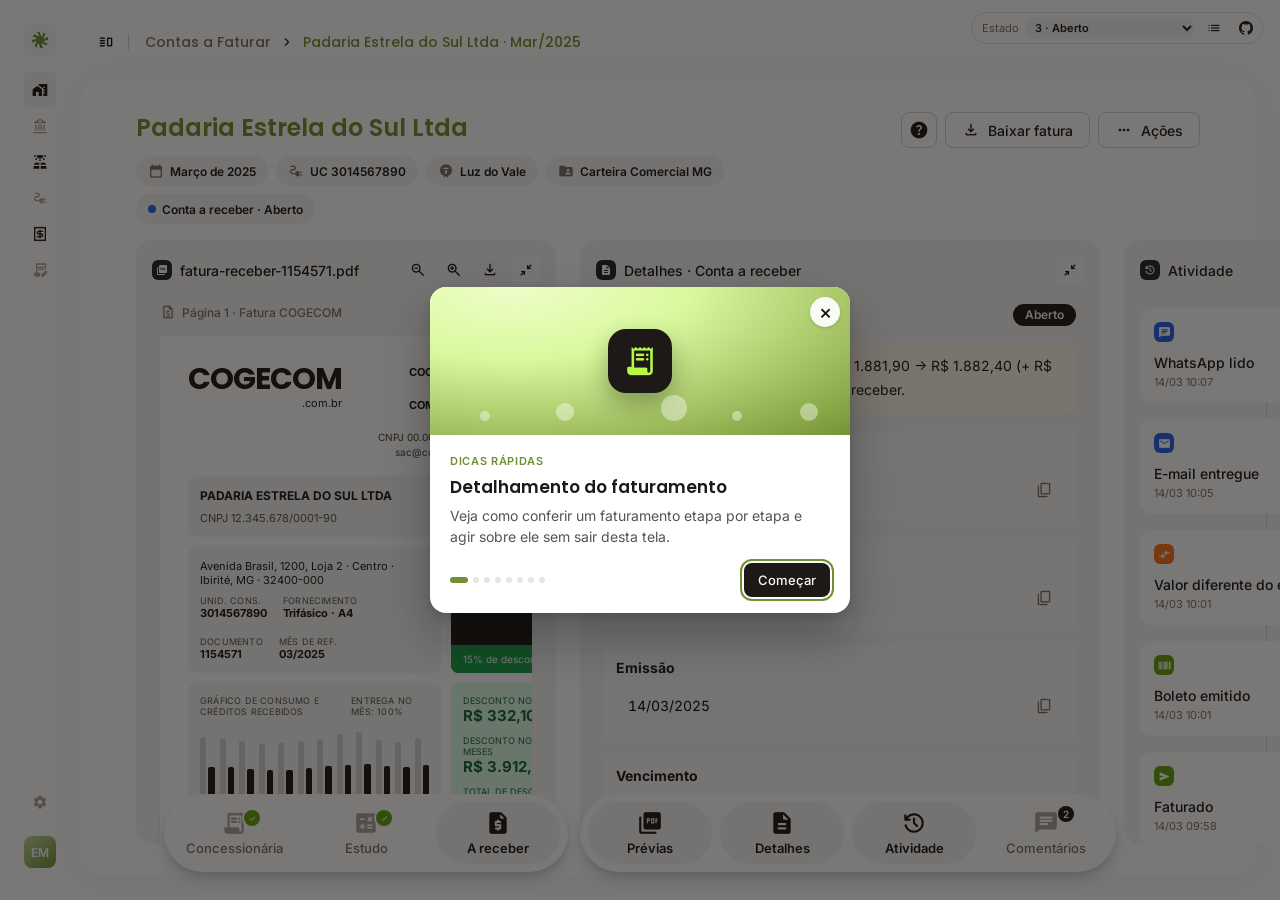
<file: faturamento-detalhe.html>
<!doctype html>
<html lang="pt-BR">
<head>
<meta charset="utf-8">
<meta name="viewport" content="width=device-width, initial-scale=1">
<title>Contas a Faturar · Detalhe</title>
<link rel="preconnect" href="https://fonts.googleapis.com">
<link rel="preconnect" href="https://fonts.gstatic.com" crossorigin>
<link href="https://fonts.googleapis.com/css2?family=Inter:wght@400;500;600;700&family=Poppins:wght@500;600;700&family=Geist:wght@500&display=swap" rel="stylesheet">
<link href="https://fonts.googleapis.com/css2?family=Material+Symbols+Rounded:opsz,wght,FILL,GRAD@20..48,300..600,0..1,0&family=Material+Symbols+Sharp:opsz,wght,FILL,GRAD@20..48,400,0..1,0&display=block" rel="stylesheet">
<style>
  :root{
    --ink:#1c1917; --ink2:#0c0a09; --ink3:#44403c; --mid:#78716c; --s400:#a8a29e; --border:#d6d3d1; --s200:#e7e5e4; --s100:#f5f5f4; --s50:#fafaf9; --white:#fff;
    --brand:#71902f; --success:#65a30d; --alert:#f97316; --danger:#ef4444; --info:#2563eb;
    --r:16px;
  }
  *{box-sizing:border-box}
  html,body{margin:0;height:100%}
  body{font-family:Inter,system-ui,sans-serif;color:var(--ink);background:var(--white);font-size:14px;-webkit-font-smoothing:antialiased;overflow:hidden}
  button{font:inherit;color:inherit;background:none;border:0;cursor:pointer;padding:0}
  button:disabled{cursor:not-allowed}
  .ms,.msr,.mss{font-weight:400;font-style:normal;line-height:1;display:inline-block;white-space:nowrap;-webkit-font-smoothing:antialiased;user-select:none;font-size:18px;letter-spacing:normal;text-transform:none}
  .ms,.msr{font-family:"Material Symbols Rounded";font-variation-settings:"FILL" 0,"wght" 400,"GRAD" 0,"opsz" 20}
  .mss{font-family:"Material Symbols Sharp";font-variation-settings:"FILL" 0,"wght" 400,"GRAD" 0,"opsz" 20;font-size:16px}
  .f,.fill{font-variation-settings:"FILL" 1,"wght" 400,"GRAD" 0,"opsz" 24}
  .app{display:grid;grid-template-columns:80px 1fr;height:100vh}
  /* ===== Enershare Sidebar (48px) ===== */
  .sidebar{position:fixed;left:16px;top:16px;bottom:24px;width:48px;display:flex;flex-direction:column;z-index:20}
  .sidebar a{text-decoration:none}
  .sidebar .sb-head,.sidebar .sb-foot{padding:8px}
  .sidebar .sb-brand{width:32px;height:32px;border-radius:8px;background:var(--s50);display:grid;place-items:center}
  .sidebar .sb-content{flex:1}
  .sidebar .sb-sec{padding:8px;display:flex;flex-direction:column}
  .sidebar .sb-item{width:32px;height:36px;border-radius:4px;display:grid;place-items:center;color:var(--ink)}
  .sidebar .sb-item:hover,.sidebar .sb-item.on{background:var(--s100)}
  .sidebar .sb-item.t .mss{color:var(--ink3)}
  .sidebar .sb-av{width:32px;height:32px;border-radius:8px;background:linear-gradient(140deg,#c7d9a4,#71902f);display:grid;place-items:center;color:#fff;font:600 12px Inter}
  .sb-tip{position:fixed;left:72px;background:var(--ink);color:#fff;font-size:12px;line-height:16px;padding:6px 8px;border-radius:6px;pointer-events:none;opacity:0;transition:opacity .12s;z-index:60;white-space:nowrap}
  /* ===== topo ===== */
  .main{display:flex;flex-direction:column;gap:12px;min-width:0;min-height:0;padding:16px 24px 24px 0}
  .topbar{height:52px;padding:12px;display:flex;align-items:center;flex:none}
  .crumb{display:flex;align-items:center;gap:8px;min-width:0}
  .crumb .rp{display:flex;align-items:center;gap:8px;padding-right:8px}
  .ibtn{width:28px;height:28px;border-radius:6px;display:grid;place-items:center;color:var(--ink2)}
  .ibtn:hover{background:var(--s100)}
  .vsep{width:1px;height:16px;background:var(--border)}
  .crumb a,.crumb span.cur{font:500 14px/21px Poppins,sans-serif;text-decoration:none;white-space:nowrap}
  .crumb a{color:var(--mid)} .crumb a:hover{color:var(--ink)}
  .crumb .cur{color:var(--brand);overflow:hidden;text-overflow:ellipsis}
  .sheet{flex:1;min-height:0;background:var(--white);border-radius:24px;padding:32px 56px;display:flex;flex-direction:column;box-shadow:0 0 40px rgba(0,0,0,.04)}
  @media (max-width:1279px){ .sheet{padding:28px 24px} }
  /* ===== header ===== */
  .head{display:flex;align-items:flex-start;gap:16px}
  .head .tc{flex:1;min-width:0}
  .head h1{font:600 24px/32px Poppins,Inter,sans-serif;color:var(--brand);margin:0 0 12px;white-space:nowrap;overflow:hidden;text-overflow:ellipsis}
  .chips{display:flex;gap:8px;flex-wrap:wrap}
  .chip{display:inline-flex;align-items:center;gap:6px;height:30px;padding:0 12px;border-radius:999px;background:var(--s100);font-weight:600;font-size:12px;white-space:nowrap}
  .chip .ms{font-size:16px;color:var(--mid)}
  .chip.st .dot{width:8px;height:8px;border-radius:999px;background:var(--mid)}
  .chip.st.ok .dot{background:var(--success)} .chip.st.alert .dot{background:var(--alert)} .chip.st.danger .dot{background:var(--danger)} .chip.st.info .dot{background:var(--info)}
  .chip.st.danger{background:#fef2f2;color:#b91c1c}
  .actions{display:flex;gap:8px;flex:none;position:relative}
  .btn{height:36px;padding:0 16px;border-radius:8px;font-weight:500;display:inline-flex;align-items:center;gap:8px;white-space:nowrap}
  .btn .ms{font-size:18px}
  .btn.primary{background:var(--ink);color:#fff}
  .btn.primary:hover{background:#292524}
  .btn.outline{border:1px solid var(--border);background:#fff}
  .btn.outline:hover{background:var(--s50)}
  .btn:disabled{opacity:.4}
  /* menu de ações (Dropdown Menu da lib) */
  .menu{position:absolute;right:0;top:calc(100% + 6px);width:300px;background:#fff;border:1px solid var(--s100);border-radius:8px;box-shadow:0 10px 15px -3px rgba(0,0,0,.10),0 4px 6px -4px rgba(0,0,0,.10);padding:4px;z-index:50;max-height:calc(100vh - 160px);overflow:auto}
  .menu[hidden]{display:none}
  .menu .grp{padding:8px 8px 4px;font:600 12px/16px Inter;color:var(--mid);display:flex;align-items:center;gap:6px}
  .menu .grp .lk{margin-left:auto;font-weight:500;font-size:11px;color:var(--s400);display:inline-flex;align-items:center;gap:2px}
  .menu .grp .lk .ms{font-size:13px}
  .menu .it{width:100%;display:flex;align-items:center;gap:8px;height:34px;padding:0 8px;border-radius:6px;text-align:left}
  .menu .it .ms{font-size:16px;color:var(--ink3)}
  .menu .it:hover:not(:disabled){background:var(--s100)}
  .menu .it:disabled{color:var(--s400)} .menu .it:disabled .ms{color:var(--s400)}
  .menu .it.danger{color:#dc2626} .menu .it.danger .ms{color:#dc2626}
  .menu .it.danger:disabled{color:#fca5a5} .menu .it.danger:disabled .ms{color:#fca5a5}
  .menu .sep{height:1px;background:var(--s100);margin:4px -4px}
  /* ===== abas da página: uma por fase (troca prévia e detalhes juntos) ===== */
  .ftabs{display:flex;align-items:stretch;margin-top:20px;border-bottom:1px solid var(--s200);flex:none;overflow-x:auto;scrollbar-width:none}
  .ftab{display:flex;align-items:center;gap:10px;padding:10px 12px 12px;border-radius:10px 10px 0 0;color:var(--mid);white-space:nowrap;position:relative;flex:none;text-align:left}
  .ftab::after{content:'';position:absolute;left:12px;right:12px;bottom:-1px;height:2px;border-radius:2px;background:var(--ink);transform:scaleX(0);transition:transform .25s ease}
  .ftab:hover:not(:disabled):not(.on){background:var(--s50)}
  .ftab:focus-visible{outline:2px solid var(--brand);outline-offset:-2px}
  .ftab.on{color:var(--ink)}
  .ftab.on::after{transform:scaleX(1)}
  .ftab .n{width:24px;height:24px;border-radius:999px;display:grid;place-items:center;font:600 12px Inter;background:var(--s200);color:var(--mid);flex:none}
  .ftab .n .ms{font-size:15px}
  .ftab.done .n{background:var(--success);color:#fff}
  .ftab.cur .n{background:var(--ink);color:#fff}
  .ftab.err .n{background:var(--danger);color:#fff}
  .ftab .tx{display:flex;flex-direction:column;gap:3px;min-width:0}
  .ftab .t{font:500 14px/18px Inter;color:inherit}
  .ftab.on .t{font-weight:600}
  .ftab .meta{display:flex;align-items:center;gap:6px;font:400 12px/16px Inter;color:var(--mid);font-variant-numeric:tabular-nums}
  .ftab .fb{font:600 11px/16px Inter;padding:0 6px;border-radius:4px;background:var(--s200);color:var(--ink3)}
  .ftab .fb.ok{background:#ecfccb;color:#3f6212} .ftab .fb.dark{background:var(--ink);color:#fff}
  .ftab .fb.alert{background:#ffedd5;color:#9a3412} .ftab .fb.danger{background:#fee2e2;color:#b91c1c}
  .ftab .lk{font-size:14px;color:var(--s400)}
  .ftab:disabled{color:var(--s400);cursor:not-allowed}
  .ftab:disabled .n{background:transparent;border:1px dashed var(--s400);color:var(--s400)}
  /* conector entre as etapas: verde quando a etapa anterior foi concluída */
  .fconn{flex:0 0 32px;align-self:center;height:2px;border-radius:2px;background:var(--s200);margin-bottom:2px}
  .fconn.d{background:var(--success)}
  .ftab[data-tip]:disabled:hover .tip{opacity:1}
  .ftab .tip{position:fixed;transform:translateY(-100%);background:var(--ink);color:#fff;font:500 12px/16px Inter;padding:6px 8px;border-radius:6px;white-space:nowrap;opacity:0;pointer-events:none;transition:opacity .12s;z-index:60}
  @media (prefers-reduced-motion:reduce){ .ftab::after{transition:none} }
  /* abas internas e planilhas iguais às do Leitor de Faturas */
  .itabs{display:flex;gap:4px;padding:4px;border-radius:8px;background:var(--s200);align-self:flex-start;max-width:100%;overflow-x:auto;scrollbar-width:none}
  .itab{height:33px;padding:0 12px;border-radius:6px;color:var(--mid);display:inline-flex;align-items:center;font-weight:500;white-space:nowrap}
  .itab.on{background:var(--white);color:#292524}
  .itab:hover:not(.on){color:var(--ink)}
  .itab:focus-visible{outline:2px solid var(--brand);outline-offset:-2px}
  .card.full{grid-column:1 / -1}
  .medt{font-weight:500;font-size:13px}
  .grade{background:#fff;border:1px solid var(--border);border-radius:12px;overflow:auto;max-width:100%;scrollbar-width:thin;scrollbar-color:#d6d3d1 transparent}
  .grade table{border-collapse:separate;border-spacing:0;width:100%;font-size:13px;font-variant-numeric:tabular-nums}
  .grade th,.grade td{padding:0 12px;height:40px;text-align:right;white-space:nowrap;border-bottom:1px solid var(--s200);border-right:1px solid var(--s200)}
  .grade th:last-child,.grade td:last-child{border-right:0}
  .grade thead th{position:sticky;top:0;background:var(--s50);color:var(--mid);font-weight:500;font-size:12px;z-index:2}
  .grade .stk{position:sticky;left:0;text-align:left;background:#fff;z-index:1;min-width:200px}
  .grade thead .stk{background:var(--s50);z-index:3}
  .grade tbody tr:hover td{background:var(--s50)}
  .grade th.tl,.grade td.tl{text-align:left}
  .grade td.neg{color:inherit}
  .grade .cu{color:var(--mid);font-size:12px}

  .grade tbody tr:last-child td{border-bottom:0}
  .grade tfoot td{font-weight:600;background:var(--s50);border-top:1px solid var(--s200);border-bottom:0}
  .grade tfoot .stk{background:var(--s50)}
  /* ===== mobile (<768) no padrão do Leitor de Faturas: header com badges, uma tela por vez, tab bar só com ícones ===== */
  .m-head,.tb-side{display:none}
  .m-ov{position:fixed;inset:0;z-index:45;background:rgba(245,245,244,.4);-webkit-backdrop-filter:blur(6px);backdrop-filter:blur(6px);display:flex;justify-content:center;align-items:flex-start;padding:72px 24px 24px;animation:mOvIn .2s ease}
  .m-ov[hidden]{display:none}
  .m-sheet{width:100%;max-width:360px;max-height:100%;display:flex;flex-direction:column;background:#fff;border:1px solid var(--s100);border-radius:12px;padding:4px;box-shadow:0 10px 15px -3px rgba(0,0,0,.08),0 4px 6px -4px rgba(0,0,0,.08);animation:mSheetIn .25s cubic-bezier(.2,.9,.3,1.1)}
  .m-nav{display:flex;align-items:center;gap:8px;padding:4px;background:rgba(245,245,244,.4);border:1px solid var(--s100);border-radius:8px;flex:none}
  .m-nav b{flex:1;min-width:0;font-size:14px;line-height:1.7;color:#0c0a09;white-space:nowrap;overflow:hidden;text-overflow:ellipsis}
  .m-nb{width:36px;height:36px;display:grid;place-items:center;border-radius:6px;color:var(--ink);flex:none}
  .m-nb .ms{font-size:20px}
  .m-nb[hidden]{display:block;visibility:hidden}
  .m-body{overflow-y:auto;overflow-x:hidden;min-height:0}
  .m-sec{display:flex;flex-direction:column;align-items:flex-start;gap:12px;padding:24px;border-top:1px solid var(--s100)}
  .m-row{display:flex;align-items:center;gap:12px}
  .m-hb{display:inline-flex;align-items:center;gap:12px;padding:12px 16px 12px 12px;border-radius:999px;background:rgba(245,245,244,.4);font:600 14px/1.24 Poppins,sans-serif;color:var(--ink);max-width:100%;min-width:0}
  .m-row{max-width:100%;min-width:0} .m-row .m-hb{flex:0 1 auto} .m-go{flex:none}
  .m-hb .ms{font-size:20px}
  .m-hb.brand .ms{color:var(--brand)} .m-hb .dot{width:8px;height:8px;border-radius:999px;background:var(--mid);margin:0 6px}
  .m-hb.danger .dot{background:var(--danger)} .m-hb.alert .dot{background:var(--alert)} .m-hb.ok .dot{background:var(--success)} .m-hb.info .dot{background:var(--info)}
  .m-go{width:40px;height:40px;border-radius:8px;background:var(--ink);color:#fafaf9;display:grid;place-items:center}
  .m-go .ms{font-size:16px}
  .m-acts{display:flex;gap:8px;padding:0 24px 24px;flex-wrap:wrap}
  .m-ab{width:56px;height:56px;border-radius:11px;background:var(--s50);display:grid;place-items:center;color:var(--ink)}
  .m-ab .ms{font-size:22px}
  .m-ab:active,.m-go:active{transform:scale(.96)}
  .m-pri{padding:0 24px 24px} .m-pri .btn{width:100%;justify-content:center}
  .m-list{display:flex;flex-direction:column;padding:12px;border-top:1px solid var(--s100)}
  .m-list .grp{display:flex;align-items:center;gap:6px;padding:12px 12px 4px;font:600 12px Inter;color:var(--mid)}
  .m-list .grp .lk{display:inline-flex;align-items:center;gap:2px;font-weight:400;color:var(--s400)} .m-list .grp .lk .ms{font-size:14px}
  .m-list .it{display:flex;align-items:center;gap:12px;height:48px;padding:0 12px;border-radius:8px;text-align:left;color:var(--ink)}
  .m-list .it .ms{font-size:20px;color:var(--mid)}
  .m-list .it:disabled{color:var(--s400)} .m-list .it:disabled .ms{color:var(--s400)}
  .m-list .it.danger{color:#dc2626} .m-list .it.danger .ms{color:#dc2626}
  .m-list .sep{height:1px;background:var(--s100);margin:6px 0}
  @keyframes mOvIn{from{opacity:0}to{opacity:1}}
  @keyframes mSheetIn{from{opacity:0;transform:translateY(-8px) scale(.98)}to{opacity:1;transform:none}}
  @media (prefers-reduced-motion:reduce){.m-ov,.m-sheet{animation:none}}
  @media (max-width:767px){
    .sidebar,.topbar,.head,.note{display:none!important}
    .page,.app,.main{margin:0!important;padding:0!important}
    .sheet{border-radius:0!important;padding:0!important;box-shadow:none!important;background:#fff}
    .m-head{display:flex;align-items:center;gap:8px;padding:16px 24px 16px 8px;background:#fff;border-bottom:1px solid var(--border);position:sticky;top:0;z-index:20;transition:margin-top .28s ease}
    .m-menu{width:56px;height:56px;border-radius:11px;display:grid;place-items:center;flex:none;color:var(--ink)}
    .m-menu .ms{font-size:22px}
    .m-tt{flex:1;min-width:0;display:flex;flex-direction:column;color:#44403c}
    .m-tt b{font-size:16px;line-height:1.5;white-space:nowrap;overflow:hidden;text-overflow:ellipsis}
    .m-tt span{font-size:10px;line-height:1.32;text-transform:uppercase;letter-spacing:.2px;white-space:nowrap;overflow:hidden;text-overflow:ellipsis}
    .m-badges{display:flex;align-items:center;flex:none}
    .m-bd{width:34px;height:34px;border-radius:999px;display:grid;place-items:center;color:#fff;margin-right:-12px;position:relative}
    .m-bd .ms{font-size:18px}
    .m-bd.uc{background:#44403c} .m-bd.ink{background:var(--ink)} .m-bd.brand{background:var(--brand)}
    .m-pill{display:flex;align-items:center;gap:6px;height:34px;padding:0 12px 0 16px;border-radius:999px;background:var(--s100);font:600 12px/1.5 Poppins,sans-serif;color:var(--ink);position:relative;z-index:2;box-shadow:-2px 0 0 #fff;white-space:nowrap}
    .m-pill{max-width:128px} .m-pill .tx{overflow:hidden;text-overflow:ellipsis}
    .m-pill .dot{width:8px;height:8px;border-radius:999px;background:var(--mid);flex:none}
    .m-pill.danger .dot{background:var(--danger)} .m-pill.alert .dot{background:var(--alert)} .m-pill.ok .dot{background:var(--success)} .m-pill.info .dot{background:var(--info)}
    .chrome-hide .m-head{margin-top:calc(var(--mh,89px) * -1)}
    /* uma tela por vez: Prévia ou Detalhes */
    .cols{display:block;margin:0!important}
    .panel{background:#fff!important;border-radius:0!important;min-height:0!important}
    .panel.mhide{display:none!important}
    .panel+.panel{margin-top:0!important}
    .det-h{display:none!important}
    .p-doc .bar{padding:12px 24px 16px;gap:4px}
    .p-doc .bar .ph{display:none}
    .p-doc .bar .t{flex:1;min-width:0;font-weight:700;color:#0c0a09;background:rgba(245,245,244,.4);border:1px solid var(--s100);border-radius:8px;padding:0 12px;height:46px;line-height:44px;overflow:hidden;text-overflow:ellipsis;white-space:nowrap}
    #zIn,#zOut{display:none}
    #dl{width:46px;height:46px;flex:none;border-radius:8px;background:rgba(245,245,244,.4);border:1px solid var(--s100)}
    .doc-scroll{padding:0 24px 120px}
    .content{padding:12px 24px 120px!important;gap:20px}
    .sec-t{font-size:20px;line-height:1.2;letter-spacing:.15px;margin-top:4px}
    .grid{grid-template-columns:minmax(0,1fr)!important}
    .card{background:rgba(245,245,244,.4);border:1px solid var(--s100);border-radius:12px;padding:16px}
    .grade,.tbl{border-color:var(--s100)}
    .grade th,.grade td{padding:0 10px}
    .grade .stk{position:static;min-width:0;width:50%;max-width:50%;overflow:hidden;white-space:nowrap;text-overflow:ellipsis}
    .itabs{align-self:stretch;background:rgba(245,245,244,.4);border:1px solid var(--s100);border-radius:8px;padding:4px}
    .itab{height:36px;padding:0 10px;font-weight:700;flex:none}
    .itab.on{background:#fff;color:#0c0a09;box-shadow:0 1px 3px rgba(0,0,0,.08)}
    /* tab bar: etapas só com ícone + botão à parte que troca Prévia/Detalhes (como Pendências no Leitor) */
    .tbdock{left:50%!important;right:auto!important;transform:translateX(-50%)!important;flex-direction:row!important;align-items:stretch!important;gap:8px!important;bottom:calc(12px + env(safe-area-inset-bottom))!important;transition:transform .28s ease}
    .chrome-hide .tbdock{transform:translate(-50%, calc(100% + 40px))!important}
    #phbar{padding:6px;gap:4px}
    #phbar .tb{width:76px;flex:none;padding:15px 4px}
    #phbar .tb span.l{position:absolute;width:1px;height:1px;overflow:hidden;clip:rect(0 0 0 0);white-space:nowrap}
    #phbar .tb .st{right:16px;top:8px}
    #tabbar,.p-act,.p-com,.ib.sq[data-toggle],.cols-empty{display:none!important}
    .tb-side{display:flex;align-items:center;justify-content:center;width:68px;flex:none;border-radius:999px;background:#fff;color:var(--ink);box-shadow:0 10px 15px rgba(0,0,0,.10),0 4px 6px rgba(0,0,0,.10)}
    .tb-side .ms{font-size:26px}
    .tb[data-tip]:hover::after{display:none}
  }
  @media (max-width:767px) and (prefers-reduced-motion:reduce){ .m-head,.tbdock{transition:none} }
  /* ===== colunas ===== */
  .cols{flex:1;min-height:0;display:flex;gap:24px;margin-top:16px;position:relative}
  .panel{background:var(--s100);border-radius:var(--r);display:flex;flex-direction:column;min-width:0;min-height:0;transition:flex-basis .35s ease,opacity .25s ease,margin .35s ease,transform .35s ease;transform-origin:50% 100%}
  .p-doc{flex:0 1 700px;min-width:420px}
  .p-det{flex:1 1 0;min-width:520px;container-type:inline-size}
  .cols.no-doc .p-det,.cols.no-det .p-doc{flex:1 1 0}
  .p-act,.p-com{flex:0 0 284px}
  .p-com .bar .cnt{font-size:12px;color:var(--mid)}
  .com-list{padding-bottom:8px}
  .com-form{display:flex;flex-direction:column;gap:8px;padding:8px 16px 120px;flex:none}
  .com-form textarea{width:100%;border:1px solid var(--s200);border-radius:8px;background:#fff;padding:10px 12px;font:400 14px/20px Inter;color:var(--ink);resize:vertical;outline:none}
  .com-form textarea:focus{border-color:var(--ink3)}
  .com-form .row{display:flex;justify-content:flex-end}
  .com-empty{color:var(--mid);font-size:13px;text-align:center;padding:24px 8px}
  .sr-only{position:absolute;width:1px;height:1px;overflow:hidden;clip:rect(0 0 0 0);white-space:nowrap}
  .tb .tcnt{position:absolute;top:4px;right:34px;min-width:16px;height:16px;padding:0 4px;border-radius:999px;background:var(--ink);color:#fff;font:600 10px/16px Inter;text-align:center}
  .tb .tcnt:empty{display:none}
  .panel.min{flex:0 0 0!important;min-width:0!important;opacity:0;margin-left:-24px;overflow:hidden;pointer-events:none;transform:translateY(24px) scale(.96)}
  .p-doc.min{margin-left:0;margin-right:-24px}
  .bar{display:flex;align-items:center;gap:8px;padding:16px;flex:none}
  .bar .t{font-weight:500;flex:1;min-width:0;white-space:nowrap;overflow:hidden;text-overflow:ellipsis}
  .ph{width:20px;height:20px;border-radius:6px;background:#292524;color:#fff;display:grid;place-items:center;flex:none}
  .ph .ms{font-size:12px!important;font-variation-settings:"FILL" 1,"wght" 400,"GRAD" 0,"opsz" 24}
  .ib{width:28px;height:28px;border-radius:6px;display:grid;place-items:center;color:var(--ink);flex:none}
  a.ib{text-decoration:none}
  .ib:hover{background:var(--s200)}
  .ib.sq{background:var(--s50)}
  .ib .ms{font-size:18px}
  /* ===== documento ===== */
  .doc-scroll{flex:1;min-height:0;overflow:auto;padding:4px 24px 120px;display:flex;flex-direction:column;align-items:center;gap:16px;position:relative}
  .doc-page{width:600px;max-width:100%;flex:none;background:#fff;box-shadow:0 1px 3px rgba(0,0,0,.08);transition:width .2s ease}
  .doc-page img{width:100%;display:block}
  .doc-lbl{align-self:stretch;max-width:600px;margin:0 auto;width:100%;display:flex;align-items:center;gap:6px;font-size:12px;color:var(--mid);font-weight:500}
  .doc-lbl .ms{font-size:16px}
  .doc-empty{flex:1;display:flex;flex-direction:column;align-items:center;justify-content:center;gap:8px;text-align:center;color:var(--mid);padding:24px}
  .doc-empty .ms{font-size:40px;color:var(--s400)}
  .doc-empty b{font-size:16px;color:var(--ink)}
  .doc-empty.err .ms{color:var(--danger)}
  .preview-tag{position:sticky;bottom:0;margin-top:-8px;align-self:center;display:inline-flex;align-items:center;gap:6px;background:#facc15;color:#422006;font-weight:600;font-size:12px;padding:6px 12px;border-radius:999px;box-shadow:0 4px 10px rgba(0,0,0,.08);z-index:2}
  .preview-tag .ms{font-size:16px}
  /* fatura COGECOM (prévia e oficial) */
  .cg{padding:28px 28px 24px;font-size:11px;color:#1c1917;font-family:Inter,sans-serif;position:relative;overflow:hidden}
  .cg .wm{position:absolute;inset:0;display:grid;place-items:center;pointer-events:none;z-index:1}
  .cg .wm span{transform:rotate(-28deg);font:800 64px/1 Poppins,sans-serif;color:rgba(249,115,22,.16);letter-spacing:4px;white-space:nowrap}
  .cg-top{display:flex;justify-content:space-between;align-items:flex-start;gap:16px;margin-bottom:16px}
  .cg-logo{font:700 30px/1 Poppins,sans-serif;letter-spacing:-1px}
  .cg-logo small{display:block;text-align:right;font:400 11px Inter;letter-spacing:0;margin-top:2px}
  .cg-co{text-align:right;font-size:10px;line-height:1.5;color:#44403c}
  .cg-co b{font-size:11px;color:#1c1917}
  .cg-grid{display:grid;grid-template-columns:1fr 160px;gap:10px}
  .cg-box{background:#f5f5f4;border-radius:8px;padding:12px}
  .cg-box .k{font-size:9px;text-transform:uppercase;color:#57534e;letter-spacing:.2px}
  .cg-box .v{font-weight:700;font-size:11px}
  .cg-row{display:flex;gap:16px;flex-wrap:wrap;margin-top:8px}
  .cg-pay{background:#1c1917;color:#fff;border-radius:8px;display:flex;flex-direction:column;overflow:hidden}
  .cg-pay .in{padding:12px;flex:1}
  .cg-pay .k{font-size:10px;font-weight:700}
  .cg-pay .big{font:400 13px Inter} .cg-pay .big b{font-size:20px;font-weight:700}
  .cg-pay .dt{display:flex;justify-content:space-between;font-size:9px;margin-top:10px;opacity:.9}
  .cg-pay .dt b{font-weight:700}
  .cg-pay .promo{background:#16a34a;padding:8px 12px;font-size:10px}
  .cg-disc{background:#dcfce7;border-radius:8px;padding:12px;display:flex;flex-direction:column;gap:10px}
  .cg-disc .k{font-size:9px;text-transform:uppercase;color:#166534}
  .cg-disc .v{font:700 15px Inter;color:#166534}
  .cg-chart{display:flex;align-items:flex-end;gap:5px;height:84px;margin-top:10px;border-bottom:1px solid #d6d3d1}
  .cg-chart i{flex:1;display:flex;gap:2px;align-items:flex-end;height:100%}
  .cg-chart i span{flex:1;background:#d6d3d1;border-radius:2px 2px 0 0}
  .cg-chart i span+span{background:#1c1917}
  .cg-x{display:flex;gap:5px;font-size:8px;color:#78716c;margin-top:4px}
  .cg-x span{flex:1;text-align:center}
  .cg-leg{display:flex;gap:12px;font-size:9px;color:#57534e;margin-top:8px}
  .cg-leg b{color:#16a34a}
  .cg-kv{display:grid;grid-template-columns:1fr 1fr;gap:10px 16px}
  .cg-bar{margin-top:18px;display:flex;flex-direction:column;align-items:center;gap:6px}
  .cg-bar .bc{height:44px;width:100%;background:repeating-linear-gradient(90deg,#1c1917 0 2px,#fff 2px 3px,#1c1917 3px 4px,#fff 4px 7px,#1c1917 7px 10px,#fff 10px 11px)}
  .cg-bar .ld{font:500 10px/1 "Courier New",monospace;letter-spacing:.5px}
  .cg-foot{display:flex;justify-content:space-between;align-items:flex-end;gap:16px;margin-top:16px;font-size:9px;color:#44403c}
  .cg-foot b{color:#1c1917}
  .cg-pend{margin-top:18px;border:1px dashed #a8a29e;border-radius:8px;padding:14px;text-align:center;color:#57534e;font-size:11px}
  /* ===== detalhes ===== */
  .det-h{display:flex;align-items:center;gap:8px;padding:16px 16px 4px;flex:none}
  .det-h .t{font-weight:500;flex:1;min-width:0}
  .det-scroll{flex:1;min-height:0;overflow:auto}
  .content{padding:8px 24px 120px;display:flex;flex-direction:column;gap:16px}
  .sec-t{display:flex;align-items:center;gap:8px;font:600 14px Poppins,Inter,sans-serif;color:var(--brand);margin-top:8px}
  .sec-t .sp{flex:1}
  .sec-t small{font:500 12px Inter;color:var(--mid)}
  .grid{display:grid;gap:16px;grid-template-columns:minmax(0,1fr)}
  @container (min-width:624px){ .grid{grid-template-columns:repeat(2,minmax(0,1fr))} }
  @container (min-width:920px){ .grid{grid-template-columns:repeat(3,minmax(0,1fr))} }
  @container (min-width:1216px){ .grid{grid-template-columns:repeat(4,minmax(0,1fr))} }
  .full{grid-column:1/-1}
  .card{background:var(--s50);border-radius:8px;padding:12px;min-width:0;display:flex;flex-direction:column}
  .card .ct{display:flex;align-items:center;gap:6px;font-weight:700;min-height:22px;line-height:1.35}
  .card .ct .tag{margin-left:auto}
  .card .row{display:flex;align-items:center;gap:8px;margin-top:auto;padding-top:6px}
  .card .val{flex:1;display:flex;align-items:center;gap:6px;min-width:0;height:40px;padding:0 12px;border-radius:6px;background:rgba(245,245,244,.6);color:var(--ink2)}
  .card .v{white-space:nowrap;overflow:hidden;text-overflow:ellipsis;min-width:0;font-variant-numeric:tabular-nums}
  .card .u{color:var(--mid);white-space:nowrap}
  .card .cp{color:var(--mid);width:40px;height:40px;border-radius:8px;display:grid;place-items:center;flex:none}
  .card .cp:hover{background:var(--s200);color:var(--ink)}
  .card.hl .val{background:#f7fee7}
  .card.hl .v{font-weight:600;color:#3f6212}
  .card.warn .val{background:#fff7ed}
  .card.danger .val{background:#fef2f2;color:#b91c1c}
  /* Badge da lib: Secondary (padrão), Positive, Alert, Destructive, Neutral, Default */
  .tag{display:inline-flex;align-items:center;gap:4px;height:22px;padding:0 12px;border-radius:999px;font:600 12px/1 Inter;background:var(--s100);color:var(--ink);white-space:nowrap}
  .tag.ok{background:#65a30d;color:#fafaf9} .tag.alert{background:#f97316;color:#fafaf9} .tag.danger{background:#f43f5e;color:#fafaf9} .tag.neutral{background:#78716c;color:#fafaf9} .tag.info,.tag.dark{background:var(--ink);color:#fafaf9}
  /* tabelas simples (itens, histórico, bandeiras, comunicações) */
  .tbl{background:#fff;border:1px solid var(--border);border-radius:12px;overflow:auto}
  .tbl table{border-collapse:separate;border-spacing:0;width:100%;font-size:13px;font-variant-numeric:tabular-nums}
  .tbl th,.tbl td{padding:0 12px;height:40px;text-align:right;white-space:nowrap;border-bottom:1px solid var(--s200)}
  .tbl th{background:var(--s50);color:var(--mid);font-weight:500;font-size:12px;position:sticky;top:0}
  .tbl th:first-child,.tbl td:first-child{text-align:left}
  .tbl td.l,.tbl th.l{text-align:left}
  .tbl tbody tr:last-child td{border-bottom:0}
  .tbl tfoot td{font-weight:600;background:var(--s50);border-bottom:0;border-top:1px solid var(--s200)}
  .tbl .neg{color:#3f6212}
  .tbl .cu{color:var(--mid);font-size:12px}
  /* aviso e comparação */
  .note-box{display:flex;gap:10px;align-items:flex-start;background:#fff;border-radius:12px;padding:14px;border:1px solid var(--s200)}
  .note-box .ms{font-size:20px;color:var(--info)}
  .note-box.err{border-color:#fecaca;background:#fef2f2} .note-box.err .ms{color:var(--danger)}
  .note-box.warn{border-color:#fed7aa;background:#fff7ed} .note-box.warn .ms{color:var(--alert)}
  .note-box b{display:block;margin-bottom:2px}
  .note-box p{margin:0;color:var(--ink3);line-height:1.5}
  .note-box .btn{margin-top:10px;height:32px;padding:0 12px}
  /* Inline Alert da lib (padrão de informação divergente): ícone em bloco colorido, título Bold 14, texto Regular 14 */
  .ialert{display:flex;gap:12px;align-items:flex-start;padding:12px;border-radius:12px;background:#fff7ed;font-size:14px;line-height:1.7;color:var(--ink)}
  .ialert.err{background:#fef2f2}
  .ialert .ic{width:24px;height:24px;border-radius:6px;background:var(--alert);color:#fff;display:grid;place-items:center;flex:none;margin-top:0}
  .ialert.err .ic{background:#f43f5e}
  .ialert .ic .ms{font-size:16px}
  .ialert b{font-weight:700;margin-right:6px}
  /* ActivityCard Edit: De → Para só no hover/foco; novo valor em negrito sobre row:selected */
  .ev .fromto{display:none;align-items:center;gap:8px;margin-top:6px;font-size:13px;font-variant-numeric:tabular-nums}
  .ev:hover .fromto,.ev:focus-within .fromto,.ev:focus .fromto{display:flex}
  .ev .fromto s{color:var(--mid)}
  .ev .fromto b{padding:0 6px;border-radius:6px;background:#f7fee7}
  .ev .fromto .ms{font-size:14px;color:var(--mid)}
  .cmp{display:flex;align-items:center;gap:8px;flex-wrap:wrap;font-variant-numeric:tabular-nums}
  .cmp .o{color:var(--mid);text-decoration:line-through;padding:2px 8px;border-radius:6px;background:var(--s100)}
  .cmp .n{font-weight:600;padding:2px 8px;border-radius:6px;background:#f7fee7}
  .linha{display:flex;align-items:center;gap:8px;background:#fff;border:1px solid var(--s200);border-radius:8px;padding:0 0 0 12px;height:44px}
  .linha code{flex:1;min-width:0;font:500 13px/1 "Courier New",monospace;overflow:hidden;text-overflow:ellipsis;white-space:nowrap}
  /* ===== atividade ===== */
  .act-list{flex:1;overflow:auto;padding:8px 16px 120px}
  .ev{background:var(--white);border-radius:12px;padding:14px;position:relative}
  .ev .i{width:20px;height:20px;border-radius:6px;display:grid;place-items:center;color:#fff}
  .ev .i .ms{font-size:13px}
  .ev .n{margin-top:12px;font-weight:500}
  .ev .d{font-size:11px;color:var(--mid);margin-top:4px}
  .ev .ph2{position:absolute;top:14px;right:40px;font-size:11px;color:var(--mid)}
  .ev .who{position:absolute;top:12px;right:12px;width:20px;height:20px;border-radius:999px;background:linear-gradient(140deg,#c7d9a4,#71902f);color:#fff;font:600 9px Inter;display:grid;place-items:center}
  .ev .who.sys{background:var(--ink)}
  .ev .who::after{content:attr(data-name);position:absolute;right:0;top:calc(100% + 6px);background:var(--ink);color:#fff;font:500 12px Inter;padding:4px 8px;border-radius:6px;white-space:nowrap;opacity:0;pointer-events:none;transition:opacity .15s;z-index:5}
  .ev .who:hover::after{opacity:1}
  .ev.new{animation:pop .5s ease}
  @keyframes pop{from{transform:translateY(-6px);opacity:0}to{transform:none;opacity:1}}
  .link{width:1px;height:16px;background:var(--border);margin:0 auto}
  .c-def{background:var(--ink)} .c-alert{background:var(--alert)} .c-ok{background:var(--success)} .c-danger{background:var(--danger)} .c-info{background:var(--info)} .c-mid{background:var(--mid)}
  /* ===== tab bar ===== */
  .tbdock{position:fixed;left:50%;bottom:28px;transform:translateX(-50%);z-index:30;display:flex;gap:12px;align-items:flex-end}
  .tabbar{display:flex;gap:8px;padding:8px;background:#fff;border-radius:999px;box-shadow:0 10px 15px rgba(0,0,0,.10),0 4px 6px rgba(0,0,0,.10)}
  .tb{width:124px;padding:8px 16px;border-radius:999px;display:flex;flex-direction:column;align-items:center;gap:4px;color:var(--s400);position:relative;isolation:isolate}
  .tb span.l{font-size:13px;font-weight:500;color:var(--mid)}
  .tb::before{content:'';position:absolute;inset:0;border-radius:999px;background:var(--s100);transform:scale(.55);opacity:0;transition:transform .35s cubic-bezier(.3,1.5,.5,1),opacity .2s;z-index:-1}
  .tb.on{color:var(--ink)} .tb.on span.l{color:var(--ink);font-weight:600}
  .tb.on::before{transform:scale(1);opacity:1}
  /* barra de etapas: mesmo estilo; etapa não alcançada fica apagada, com cadeado e tooltip */
  .tb:disabled{cursor:not-allowed;color:var(--border)} .tb:disabled span.l{color:var(--s400)}
  .tb .st{position:absolute;top:6px;right:34px;width:16px;height:16px;border-radius:999px;display:grid;place-items:center;color:#fff;border:2px solid #fff;box-sizing:content-box}
  .tb .st .ms{font-size:11px}
  .tb .st.done{background:var(--success)} .tb .st.err{background:var(--danger)} .tb .st.lock{background:var(--s400)}
  .tb .st.err::after{content:'';position:absolute;inset:-2px;border-radius:50%;background:color-mix(in srgb,var(--danger) 30%,transparent);animation:stepWave 1.8s ease-out infinite;pointer-events:none}
  @keyframes stepWave{0%{transform:scale(1);opacity:1}100%{transform:scale(3.4);opacity:0}}
  @media (prefers-reduced-motion:reduce){ .tb .st.err::after{animation:none} }
  .tb[data-tip]:hover::after,.tb[data-tip]:focus-visible::after{content:attr(data-tip);position:absolute;bottom:calc(100% + 10px);left:50%;transform:translateX(-50%);background:var(--ink);color:#fff;font:500 12px/16px Inter;padding:6px 8px;border-radius:6px;white-space:nowrap;pointer-events:none}
  .cols-empty{position:absolute;inset:0;display:flex;flex-direction:column;align-items:center;justify-content:center;gap:8px;text-align:center;color:var(--mid);background:var(--s50);border-radius:var(--r)}
  .cols-empty[hidden]{display:none}
  .cols-empty .ms{font-size:40px;color:var(--s400)}
  .cols-empty b{font-size:16px;color:var(--ink)}
  /* ===== modal (recálculo) ===== */
  .ov{position:fixed;inset:0;z-index:70;background:rgba(12,10,9,.4);display:grid;place-items:center;padding:24px}
  .ov[hidden]{display:none}
  .dlg{width:100%;max-width:520px;background:#fff;border-radius:12px;padding:24px;display:flex;flex-direction:column;gap:16px;box-shadow:0 20px 40px rgba(0,0,0,.2)}
  .dlg h2{margin:0;font:600 18px Poppins,sans-serif;color:var(--brand)}
  .dlg p{margin:4px 0 0;color:var(--mid)}
  .opt{display:flex;gap:12px;align-items:center;text-align:left;width:100%;padding:12px;border:1px solid var(--s200);border-radius:8px}
  .opt:hover{background:var(--s50)}
  .opt.on{border-color:var(--ink);background:var(--s50)}
  .opt .oi{width:32px;height:32px;border-radius:999px;background:var(--s100);display:grid;place-items:center;flex:none}
  .opt.on .oi{background:var(--ink);color:#fff}
  .opt b{display:block;font-weight:600}
  .opt small{color:var(--mid)}
  .dlg .ft{display:flex;justify-content:flex-end;gap:8px}
  /* estado vazio da lib (Lista/Vazia): ilustração + texto, caixa cinza */
  .doc-state{margin:auto 0;width:100%;max-width:560px;min-height:420px;background:#fafafa;border-radius:8px;display:flex;flex-direction:column;align-items:center;justify-content:center;gap:24px;padding:32px 24px;text-align:center}
  .doc-state img{max-width:100%;height:auto}
  .doc-state p{margin:0;font:400 16px/19px Inter;color:#595959;max-width:320px}
  .ib:disabled{opacity:.35;pointer-events:none}
  /* comunicações */
  .tbl.coms table{font-size:14px}
  .tbl.coms th{font-size:14px;font-weight:500;height:45px;background:transparent;border-bottom-color:var(--border)}
  .tbl.coms td{height:56px;padding-top:8px;padding-bottom:8px;vertical-align:middle}
  .cm-row{cursor:pointer}
  .cm-row:hover td,.cm-row:focus-visible td{background:var(--s50)}
  .cm-row:focus-visible{outline:2px solid var(--ink3);outline-offset:-2px}
  .cm-t{font-weight:400;color:var(--ink)}
  .cm-ch{display:flex;align-items:center;gap:6px;color:var(--ink)}
  .cm-ch .ms{font-size:16px;color:var(--mid)}
  .cm-d{display:block;font-size:12px;color:var(--mid);max-width:140px;overflow:hidden;text-overflow:ellipsis}
  .tbl.coms td:first-child{white-space:normal;min-width:84px;max-width:110px}
  .tbl.coms th,.tbl.coms td{padding-left:10px;padding-right:10px}
  .cm-go{font-size:18px;color:var(--s400);vertical-align:middle}
  /* visualizador (base: Relacionamento com o Cliente › Comunicações, arquivo Vendas) */
  .cm-dlg{max-width:640px;border-radius:16px;max-height:calc(100vh - 48px);overflow:auto;gap:16px;padding:0 0 20px}
  .cm-head{display:flex;align-items:center;gap:12px;padding:16px 20px;border-bottom:1px solid var(--s200);position:sticky;top:0;background:#fff;z-index:1}
  .cm-av{width:40px;height:40px;border-radius:999px;background:var(--ink);color:#fff;display:grid;place-items:center;font:600 20px/1 Inter;flex:none}
  .cm-who{display:flex;flex-direction:column;gap:2px;flex:1;min-width:0}
  .cm-who b{font:700 14px Inter;color:var(--ink)}
  .cm-who span{display:flex;align-items:center;gap:4px;font-size:12px;color:var(--mid)}
  .cm-who .ms{font-size:14px}
  .cm-date{font-size:12px;color:var(--mid)}
  .cm-grid{display:grid;grid-template-columns:repeat(2,minmax(0,1fr));gap:16px;padding:0 20px}
  .cm-body{margin:0 20px;background:var(--s100);border-radius:16px;padding:16px}
  .cm-mail{background:#fff;border-radius:16px;border:1px solid var(--border)}
  .cm-mh{padding:12px 16px;border-bottom:1px solid var(--border);display:flex;flex-direction:column;gap:4px;font-size:13px;color:var(--ink)}
  .cm-mh span{display:inline-block;width:64px;color:var(--mid)}
  .cm-mb{padding:16px;font-size:14px;line-height:1.7;color:var(--ink)}
  .cm-mb p{margin:0 0 10px}
  .cm-mb code{font-size:12px;word-break:break-all}
  .cm-att{display:inline-flex;align-items:center;gap:6px;height:32px;padding:0 10px;border:1px solid var(--border);border-radius:6px;background:#fff;font-size:12px;color:var(--ink)}
  .cm-att .ms{font-size:16px;color:var(--ink)}
  .cm-att.off{color:var(--mid);border-style:dashed}
  .cm-att.off .ms{color:var(--mid)}
  .cm-chat{display:flex;justify-content:flex-end}
  .cm-bub{max-width:80%;background:#fff;border-radius:16px;padding:12px 14px;font-size:14px;line-height:1.7;color:var(--ink);box-shadow:0 1px 2px rgba(0,0,0,.04)}
  .cm-tm{display:flex;justify-content:flex-end;align-items:center;gap:4px;margin-top:6px;font-size:11px;color:var(--mid)}
  .cm-tm .ms{font-size:14px}
  .cm-tm .ms.read{color:var(--mid)}
  .cm-dlg .btn{height:40px;border-radius:6px}
  .cm-dlg .ft{padding:0 20px}
  @media (max-width:767px){
    #cmView{padding:0;place-items:end stretch}
    .cm-dlg{max-width:none;border-radius:16px 16px 0 0;max-height:92vh}
    .cm-grid{gap:8px}
    .cm-grid .m-full{grid-column:1 / -1}
    .cm-grid .card{padding:12px 8px 8px 12px}
    .cm-grid .card .val{padding:0 8px}
    .cm-grid .card .cp{width:32px}
    .cm-bub{max-width:none}
    .cm-head .cm-date{display:none}
    .cm-dlg .ft{flex-direction:column-reverse}
    .cm-dlg .ft .btn{width:100%;justify-content:center}
  }
  /* ===== seletor de estado (demo) ===== */
  .note{position:fixed;right:16px;top:12px;font-size:11px;color:var(--mid);background:var(--white);border:1px solid var(--s200);padding:2px 4px 2px 10px;border-radius:999px;z-index:40;display:flex;align-items:center;gap:6px}
  .note select{font:inherit;font-weight:600;color:var(--ink);border:0;background:var(--s100);border-radius:999px;padding:3px 6px}
  .note .dlk{width:26px;height:26px;border-radius:999px;display:grid;place-items:center;color:var(--ink);text-decoration:none}
  .note .dlk:hover{background:var(--s100)}
  .note .dlk .ms{font-size:16px}
  /* ===== mobile (< 768): um painel por vez ===== */
  @media (max-width:767px){
    body{overflow:auto}
    .app{display:block;height:auto}
    .sidebar,.topbar,.sb-tip{display:none}
    .main{padding:0}
    .sheet{border-radius:0;padding:16px;box-shadow:none;min-height:100vh}
    .head{flex-direction:column;gap:12px}
    .head h1{font-size:18px;line-height:26px;white-space:normal}
    .actions{width:100%}
    .actions .btn.primary{flex:1;justify-content:center}
    .menu{width:min(300px,calc(100vw - 32px))}
    .cols{display:block;margin-top:16px}
    .panel{min-width:0!important;width:100%;min-height:70vh}
    .panel+.panel{margin-top:16px!important}
    .panel.min{display:none}
    .panel:not(.min){margin:0}
    .p-doc,.p-det,.p-act{flex:none}
    .doc-scroll{padding:4px 12px 120px}
    .content{padding:8px 16px 120px}
    .ftabs{gap:20px;margin-top:12px;position:sticky;top:0;background:#fff;z-index:5}
    .ftab .sub{display:none}
    .tbdock{left:16px;right:16px;transform:none;flex-direction:column;align-items:stretch;gap:8px}
    .tabbar{justify-content:space-between}
    .tb{width:auto;flex:1;padding:8px 4px}
    .note{left:16px;right:auto;top:auto;bottom:108px}
    .cg{padding:16px}
    .cg-grid{grid-template-columns:1fr}
    .ib.sq[data-toggle]{display:none}
  }
  @media (prefers-reduced-motion:reduce){ .panel,.tb::before{transition:none} .ev.new{animation:none} }
</style>
<script src="assets/toast.js"></script>
</head>
<body>
<nav class="sidebar" aria-label="Menu principal">
  <div class="sb-head"><a class="sb-brand" href="faturamento.html" aria-label="Enershare"><svg width="16" height="16" viewBox="0 0 16 16" fill="none" aria-hidden="true"><path d="M7.98755 0.0722733C8.21864 1.12089 8.45227 2.15362 8.71118 2.93555C8.84282 3.33304 8.98251 3.67018 9.13403 3.91309C9.28312 4.15207 9.45604 4.3197 9.66138 4.3379C9.79849 4.35053 9.93839 4.29404 10.0784 4.15919C10.2173 4.02523 10.3619 3.80915 10.5129 3.49024C10.8077 2.86795 11.1355 1.83339 11.4983 0.188484L13.6077 2.29786C13.0275 3.20033 12.4647 4.09355 12.0959 4.82813C11.9084 5.20176 11.769 5.5387 11.7043 5.81739C11.6408 6.0915 11.6442 6.33196 11.7747 6.49024C11.8626 6.59711 12.0018 6.6565 12.1965 6.66016C12.39 6.66372 12.6455 6.61265 12.9788 6.49317C13.6291 6.26001 14.5955 5.75727 16.0198 4.84571V7.88184C14.9762 8.10809 13.95 8.34044 13.1731 8.59864C12.7781 8.72994 12.4429 8.86933 12.2014 9.02052C11.9639 9.16925 11.7972 9.34187 11.7786 9.54591L11.7815 9.58497C11.7805 9.71008 11.8344 9.83758 11.9563 9.96485C12.0895 10.1039 12.3043 10.2484 12.6223 10.3994C13.243 10.6941 14.2759 11.022 15.9182 11.3848L13.8176 13.4893C12.9204 12.9093 12.0304 12.3478 11.2981 11.9805C10.9255 11.7936 10.5895 11.6551 10.3118 11.5908C10.0386 11.5276 9.79876 11.5307 9.64185 11.6611C9.5352 11.7491 9.47647 11.8883 9.4729 12.083C9.46942 12.2766 9.52015 12.5323 9.63989 12.8662C9.87412 13.5193 10.3795 14.4913 11.2971 15.9258H7.99634C7.76523 14.8544 7.53205 13.8 7.27563 13.0107C7.14529 12.6095 7.00759 12.2719 6.85864 12.0342C6.7128 11.8014 6.54092 11.6401 6.33521 11.6445C6.12824 11.649 5.95036 11.8192 5.7981 12.0606C5.64255 12.3071 5.49751 12.6525 5.36353 13.0566C5.10702 13.8305 4.88579 14.8357 4.70337 15.8154L2.40942 13.5215C3.00475 12.599 3.58617 11.6862 3.96313 10.9453C4.15462 10.5689 4.29596 10.2324 4.35864 9.95899C4.41228 9.72483 4.41312 9.51474 4.31274 9.3711L4.26294 9.31348C4.11288 9.1699 3.8672 9.16356 3.58911 9.22559C3.30512 9.28894 2.95975 9.43029 2.58032 9.62012C1.85394 9.98358 0.989455 10.5341 0.170166 11.0947V7.89259C1.24377 7.65663 2.29999 7.423 3.09009 7.16602C3.49168 7.0354 3.82985 6.89749 4.06763 6.74805C4.3007 6.60157 4.46129 6.42789 4.4563 6.22071C4.45158 6.01393 4.28194 5.83634 4.04126 5.68458C3.79523 5.52946 3.45036 5.38558 3.04712 5.25196C2.27515 4.99615 1.2727 4.77478 0.295166 4.58985L2.57544 2.31153C3.49287 2.90182 4.39835 3.47606 5.13306 3.84864C5.50652 4.03801 5.84104 4.17745 6.11255 4.23927C6.37836 4.29975 6.61174 4.29182 6.75317 4.14454C6.8961 3.9969 6.9027 3.75389 6.84106 3.47852C6.778 3.19692 6.63814 2.85313 6.44946 2.47559C6.08821 1.75274 5.53959 0.891472 4.98169 0.0722733H7.98755Z" fill="#71902F"/></svg></a></div>
  <div class="sb-content">
    <div class="sb-sec">
      <a class="sb-item on" href="faturamento.html" data-tip="Contas a Faturar" aria-current="page"><span class="mss fill">badge</span></a>
      <a class="sb-item" href="#" data-tip="Financeiro"><span class="mss fill">account_balance</span></a>
      <a class="sb-item" href="index.html" data-tip="Leitor de Faturas"><span class="mss fill">electric_meter</span></a>
      <a class="sb-item" href="faturamento-usinas.html" data-tip="Faturamento de Usinas"><span class="mss fill">wind_power</span></a>
      <a class="sb-item t" href="#" data-tip="Pré-cadastro"><span class="mss fill">fact_check</span></a>
    </div>
  </div>
  <div class="sb-foot"><div class="sb-av" aria-label="Você">EM</div></div>
</nav>
<script src="assets/sidebar.js"></script>
<div class="sb-tip" id="sbTip"></div>

<div class="app">
  <div aria-hidden="true"></div>
  <div class="main">
    <div class="topbar"><nav class="crumb" aria-label="Você está em"><span class="rp"><button class="ibtn" aria-label="Recolher menu"><span class="msr">vertical_split</span></button><span class="vsep"></span></span><a href="faturamento.html">Contas a Faturar</a><span class="mss" style="color:#0c0a09" aria-hidden="true">chevron_right</span><span class="cur">Padaria Estrela do Sul Ltda · Mar/2025</span></nav></div>

    <section class="sheet">
      <header class="m-head" aria-label="Faturamento">
        <button class="m-menu" id="mMenu" aria-label="Menu"><span class="ms" aria-hidden="true">menu</span></button>
        <div class="m-tt"><b>Padaria Estrela do Sul Ltda</b><span>Faturamento · Mar/2025</span></div>
        <div class="m-badges">
          <button class="m-bd uc" data-info aria-label="Unidade consumidora 3014567890"><span class="ms f" aria-hidden="true">electrical_services</span></button>
          <button class="m-bd ink" data-info aria-label="Distribuidora: Luz do Vale"><span class="ms f" aria-hidden="true">electric_meter</span></button>
          <button class="m-bd brand" data-info aria-label="Referência: março de 2025"><span class="ms f" aria-hidden="true">calendar_today</span></button>
          <button class="m-pill" id="mSt" data-info></button>
        </div>
      </header>
      <div class="head">
        <div class="tc">
          <h1>Padaria Estrela do Sul Ltda</h1>
          <div class="chips">
            <span class="chip"><span class="ms f" aria-hidden="true">calendar_today</span>Março de 2025</span>
            <span class="chip" title="Unidade consumidora"><span class="ms f" aria-hidden="true">electrical_services</span>UC 3014567890</span>
            <span class="chip" title="Concessionária"><span class="ms f" aria-hidden="true">electric_meter</span>Luz do Vale</span>
            <span class="chip" title="Carteira"><span class="ms f" aria-hidden="true">folder_shared</span>Carteira Comercial MG</span>
            <span class="chip st" id="stChip"></span>
          </div>
        </div>
        <div class="actions" id="actions"></div>
      </div>


      <div class="cols" id="cols">

        <!-- Prévias: as três fases no mesmo lugar -->
        <div class="panel p-doc" id="pDoc">
          <div class="bar">
            <span class="ph"><span class="ms" aria-hidden="true">picture_as_pdf</span></span><span class="t" id="docT">Prévias</span>
            <button class="ib" id="zOut" aria-label="Diminuir zoom"><span class="ms" aria-hidden="true">zoom_out</span></button>
            <button class="ib" id="zIn" aria-label="Aumentar zoom"><span class="ms" aria-hidden="true">zoom_in</span></button>
            <button class="ib" id="dl" aria-label="Baixar"><span class="ms" aria-hidden="true">download</span></button>
            <button class="ib sq" data-toggle="doc" aria-label="Minimizar prévias"><span class="ms" aria-hidden="true">hide</span></button>
          </div>
          <div class="doc-scroll" id="doc"></div>
        </div>

        <!-- Detalhes da fase escolhida -->
        <div class="panel p-det" id="pDet">
          <div class="det-h"><span class="ph"><span class="ms" aria-hidden="true">description</span></span><span class="t" id="detT">Detalhes</span>
            <button class="ib sq" data-toggle="det" aria-label="Minimizar detalhes"><span class="ms" aria-hidden="true">hide</span></button></div>
          <div class="det-scroll"><div class="content" id="content"></div></div>
        </div>

        <!-- Atividade: histórico de todas as etapas -->
        <div class="panel p-act" id="pAct">
          <div class="bar"><span class="ph"><span class="ms" aria-hidden="true">history</span></span><span class="t">Atividade</span>
            <button class="ib sq" data-toggle="act" aria-label="Minimizar atividade"><span class="ms" aria-hidden="true">hide</span></button></div>
          <div class="act-list" id="acts"></div>
        </div>

        <!-- Comentários da equipe sobre este faturamento -->
        <div class="panel p-com" id="pCom">
          <div class="bar"><span class="ph"><span class="ms" aria-hidden="true">chat</span></span><span class="t">Comentários</span><span class="cnt" id="comCnt"></span>
            <button class="ib sq" data-toggle="com" aria-label="Minimizar comentários"><span class="ms" aria-hidden="true">hide</span></button></div>
          <div class="act-list com-list" id="coms"></div>
          <form class="com-form" id="comForm"><label for="comT" class="sr-only">Comentário</label><textarea id="comT" placeholder="Escreva um comentário" rows="3"></textarea><div class="row"><button class="btn primary" type="submit">Comentar</button></div></form>
        </div>

        <div class="cols-empty" id="colsEmpty" hidden>
          <span class="ms" aria-hidden="true">view_column</span>
          <b>Nenhum painel aberto</b>
          <span>Abra um painel pela barra abaixo.</span>
          <button class="btn primary" id="colsReset">Voltar ao padrão</button>
        </div>

      </div>
    </section>
  </div>
</div>

<div class="tbdock">
<nav class="tabbar" id="phbar" aria-label="Etapas" role="tablist"></nav>
<button class="tb-side" id="mScr" aria-label="Ver prévia"><span class="ms f" aria-hidden="true">picture_as_pdf</span></button>
<nav class="tabbar" id="tabbar" aria-label="Painéis">
  <button class="tb" data-toggle="doc"><span class="ms f" style="font-size:26px" aria-hidden="true">picture_as_pdf</span><span class="l">Prévias</span></button>
  <button class="tb" data-toggle="det"><span class="ms f" style="font-size:26px" aria-hidden="true">description</span><span class="l">Detalhes</span></button>
  <button class="tb" data-toggle="act"><span class="ms f" style="font-size:26px" aria-hidden="true">history</span><span class="l">Atividade</span></button>
  <button class="tb" data-toggle="com"><span class="ms f" style="font-size:26px" aria-hidden="true">chat</span><span class="l">Comentários</span><b class="tcnt" id="tbComCnt"></b></button>
</nav>
</div>

<div class="ov" id="recalc" hidden>
  <div class="dlg" role="dialog" aria-modal="true" aria-labelledby="rcT">
    <div><h2 id="rcT">Recalcular faturamento</h2><p>Escolha o tipo de recálculo.</p></div>
    <div id="rcOpts" style="display:flex;flex-direction:column;gap:8px"></div>
    <div class="ft"><button class="btn outline" id="rcNo">Cancelar</button><button class="btn primary" id="rcGo">Continuar</button></div>
  </div>
</div>

<div class="ov" id="cmView" hidden><div class="dlg cm-dlg" role="dialog" aria-modal="true" aria-labelledby="cmT"></div></div>

<div class="m-ov" id="mOv" hidden>
  <div class="m-sheet" role="dialog" aria-modal="true" aria-labelledby="mSheetT">
    <div class="m-nav">
      <button class="m-nb" id="mBack" aria-label="Voltar"><span class="ms f" aria-hidden="true">chevron_left</span></button>
      <b id="mSheetT">Padaria Estrela do Sul Ltda</b>
      <button class="m-nb" id="mClose" aria-label="Fechar"><span class="ms" aria-hidden="true">close</span></button>
    </div>
    <div class="m-body" id="mBody"></div>
  </div>
</div>
<div class="note"><label for="demo">Estado</label><select id="demo">
  <option value="aguardando">0 · Aguardando fatura</option>
  <option value="lida">1 · Leitura concluída</option>
  <option value="falha-calculo">2 · Falha no cálculo</option>
  <option value="estudo">2 · Estudo calculado</option>
  <option value="emissao">3 · Emissão pendente</option>
  <option value="aberto">3 · Aberto</option>
  <option value="sem-pdf">3 · Aberto, PDF pendente</option>
  <option value="atrasado">3 · Atrasado</option>
  <option value="liquidado">3 · Liquidado</option>
</select>
  <a class="dlk" href="faturamento.html" aria-label="Voltar à listagem" title="Listagem"><span class="ms" aria-hidden="true">list</span></a>
  <a class="dlk" href="https://github.com/bourdonner/leitor-faturas-prototipo" target="_blank" rel="noopener" aria-label="Código no GitHub" title="Código no GitHub"><svg viewBox="0 0 16 16" width="14" height="14" fill="currentColor" aria-hidden="true"><path d="M8 0C3.58 0 0 3.58 0 8c0 3.54 2.29 6.53 5.47 7.59.4.07.55-.17.55-.38 0-.19-.01-.82-.01-1.49-2.01.37-2.53-.49-2.69-.94-.09-.23-.48-.94-.82-1.13-.28-.15-.68-.52-.01-.53.63-.01 1.08.58 1.23.82.72 1.21 1.87.87 2.33.66.07-.52.28-.87.51-1.07-1.78-.2-3.64-.89-3.64-3.95 0-.87.31-1.59.82-2.15-.08-.2-.36-1.02.08-2.12 0 0 .67-.21 2.2.82.64-.18 1.32-.27 2-.27.68 0 1.36.09 2 .27 1.53-1.04 2.2-.82 2.2-.82.44 1.1.16 1.92.08 2.12.51.56.82 1.27.82 2.15 0 3.07-1.87 3.75-3.65 3.95.29.25.54.73.54 1.48 0 1.07-.01 1.93-.01 2.2 0 .21.15.46.55.38A8.013 8.013 0 0016 8c0-4.42-3.58-8-8-8z"/></svg></a>
</div>

<script>
/* ===== dados fictícios (mesma fatura do Leitor: Padaria Estrela do Sul, Luz do Vale, mar/2025) ===== */
const brl = n => 'R$ ' + n.toLocaleString('pt-BR',{minimumFractionDigits:2,maximumFractionDigits:2});
const num = (n,d=0) => n.toLocaleString('pt-BR',{minimumFractionDigits:d,maximumFractionDigits:d});
const esc = s => String(s).replace(/[&<>"]/g,c=>({'&':'&amp;','<':'&lt;','>':'&gt;','"':'&quot;'}[c]));

const UB = { // fase 1 · fatura concessionária (lida + campos da COGECOM)
  valor:4440.13, consumo:6500, consP:540, consFP:5960, injFP:4100, injP:0, injExt:0, valorInj:1837.46,
  saldo:1250, saldoExp:0, prodTotal:0, prodLiq:0, media:6403, mediana:6365,
  icms:18, pis:0.73, cofins:3.38,
  leituraAnt:'07/02/2025', leitura:'11/03/2025', dias:32, proxima:'08/04/2025', emissao:'12/03/2025', venc:'25/03/2025',
  nf:'247971120', subgrupo:'A4', rede:'Trifásico', modalidade:'Horária Verde', classe:'Comercial',
  itens:[
    ['Consumo Ponta TUSD','kWh',540,1.48213,800.35],['Consumo Ponta TE','kWh',540,0.51237,276.68],
    ['Consumo Fora Ponta TUSD','kWh',5960,0.11845,705.96],['Consumo Fora Ponta TE','kWh',5960,0.32971,1965.07],
    ['Energia Injetada FP TUSD','kWh',4100,0.11845,-485.65],['Energia Injetada FP TE','kWh',4100,0.32971,-1351.81],
    ['Demanda','kW',75,32.415,2431.13],['Contrib. Ilum. Pública Municipal','',null,null,98.40]],
  hist:[['Mar/25',6500,32],['Fev/25',6120,28],['Jan/25',6340,30],['Dez/24',7010,33],['Nov/24',6880,28],['Out/24',6450,31],['Set/24',6230,33],['Ago/24',6050,29],['Jul/24',5980,30],['Jun/24',6210,33],['Mai/24',6400,29],['Abr/24',6620,29]],
  medicoes:[['Consumo Ponta','kWh',12480,13020,540],['Consumo Fora Ponta','kWh',88200,94160,5960],['Demanda','kW',null,68,68],['Energia Injetada Fora Ponta','kWh',51300,55400,4100]]
};
const US = { // fase 2 · estudo
  credKwh:4100, kwhConc:0.54, credBrl:2214.00, desconto:15, descKwh:0.081, descEnergia:332.10,
  bandeira:'Verde', bandDias:32, bandBrl:0, descBand:0, scee:0, garantido:0, promo:null,
  compensacao:100, entrega:100, aPagar:1881.90, descTotal:15, descMes:332.10, desc12:3912.40, descAcum:6204.85,
  calculado:'13/03/2025 às 10:12'
};
const BTR = { // fase 3 · contas a receber
  numero:'1154571', valor:1882.40, emissao:'14/03/2025', venc:'05/04/2025', nosso:'09/0000141786-2',
  linha:'23795.71702 90000.014176 86001.478303 2 10550000188240', pagoEm:'03/04/2025'
};

/* estados de demonstração: fase alcançada + status de cada fase */
const STATES = {
  'aguardando':  {phase:0, m:'Coleta agendada', tone:'info'},
  'lida':        {phase:1, m:'Leitura concluída', tone:'info'},
  'falha-calculo':{phase:2, m:'Falha no cálculo', tone:'danger', err:true},
  'estudo':      {phase:2, m:'Estudo calculado', tone:'ok'},
  'emissao':     {phase:3, m:'Faturado', btr:'Emissão pendente', tone:'alert'},
  'aberto':      {phase:3, m:'Faturado', btr:'Aberto', tone:'info'},
  'sem-pdf':     {phase:3, m:'Faturado', btr:'Aberto', tone:'info', noPdf:true},
  'atrasado':    {phase:3, m:'Faturado', btr:'Atrasado', tone:'danger'},
  'liquidado':   {phase:3, m:'Faturado', btr:'Liquidado', tone:'ok'}
};
const PHASES = [
  {k:1, t:'Fatura da concessionária', ic:'receipt_long'},
  {k:2, t:'Estudo', ic:'calculate'},
  {k:3, t:'Conta a receber', ic:'request_quote'}
];

const S = { st:'aberto', sel:3, zoom:600, open:{doc:true,det:true,act:true,com:false}, feed:[] };

/* ===== header: status atual + ações ===== */
function statusLabel(){ const st=STATES[S.st]; return st.btr ? st.btr : st.m; }
function phaseName(p){ return p===0?'Coleta':PHASES[p-1].t; }
function renderHead(){
  const st=STATES[S.st];
  const mp=document.getElementById('mSt'); if(mp){ mp.className='m-pill '+st.tone; mp.innerHTML='<span class="dot" aria-hidden="true"></span><span class="tx">'+esc(statusLabel())+'</span>'; mp.setAttribute('aria-label','Status: '+phaseName(st.phase)+' · '+statusLabel()); }
  if(S.mView) mShow(S.mView);
  const c=document.getElementById('stChip');
  c.className='chip st '+st.tone;
  c.innerHTML=`<span class="dot" aria-hidden="true"></span>${esc(phaseName(st.phase))} · ${esc(statusLabel())}`;
  renderActions();
}
/* ação principal = próximo passo do fluxo; o resto fica no menu, agrupado por fase */
const PRIMARY = {
  'aguardando':{l:'Enviar fatura', ic:'upload', go:()=>{ toast('Fatura enviada','A leitura começa em seguida.'); setState('lida',{ev:['Fatura enviada','upload','c-def',1]}); }},
  'lida':{l:'Gerar estudo', ic:'calculate', go:()=>{ toast('Estudo calculado'); setState('estudo',{ev:['Estudo calculado','calculate','c-ok',2]}); }},
  'falha-calculo':{l:'Gerar estudo novamente', ic:'refresh', go:()=>{ toast('Estudo calculado'); setState('estudo',{ev:['Estudo calculado','calculate','c-ok',2]}); }},
  'estudo':{l:'Faturar', ic:'send', go:()=>{ toast('Faturado','A fatura a receber foi gerada.'); setState('emissao',{ev:['Faturado','send','c-ok',3]}); }},
  'emissao':{l:'Emitir boleto', ic:'barcode', go:()=>{ toast('Boleto emitido','Conta a receber em aberto.'); setState('aberto',{ev:['Boleto emitido','barcode','c-ok',3]}); }},
  'atrasado':{l:'Prorrogar vencimento', ic:'event_upcoming', go:()=>toast('Prorrogar vencimento','Abriria o seletor de data.')}
};
function menuGroups(){
  const p=STATES[S.st].phase, st=S.st;
  return [
    {t:'Fatura da concessionária', ph:1, items:[
      {l:'Baixar fatura da concessionária', ic:'download', on:p>=1},
      {l:'Enviar nova fatura', ic:'upload', on:p<3},
      {l:'Ler novamente', ic:'refresh', on:p===1}]},
    {t:'Estudo', ph:2, items:[
      {l:'Recalcular estudo', ic:'calculate', on:st==='estudo'||st==='falha-calculo'},
      {l:'Cancelar estudo', ic:'block', on:st==='estudo', danger:true}]},
    {t:'Conta a receber', ph:3, items:[
      {l:'Baixar fatura a receber', ic:'download', on:p===3},
      {l:'Emitir boleto', ic:'barcode', on:st==='emissao'},
      {l:'Alterar vencimento', ic:'event', on:st==='emissao'||st==='aberto'||st==='sem-pdf'||st==='atrasado'},
      {l:'Atualizar código de barras', ic:'barcode_reader', on:st==='aberto'||st==='sem-pdf'||st==='atrasado'},
      {l:'Recalcular…', ic:'restart_alt', on:p===3&&st!=='liquidado', recalc:true},
      {l:'Cancelar recebimento', ic:'cancel', on:st==='emissao'||st==='aberto'||st==='sem-pdf'||st==='atrasado', danger:true}]},
    {t:'', items:[
      {l:'Copiar ID', ic:'content_copy', on:true},
      {l:'Adicionar observação', ic:'add_comment', on:true},
      {l:'Arquivar', ic:'archive', on:true, danger:true}]}
  ];
}
function renderActions(){
  const a=document.getElementById('actions'), pr=PRIMARY[S.st];
  const dlBtn = S.st==='liquidado'||S.st==='aberto' ? `<button class="btn outline" id="aDl"><span class="ms" aria-hidden="true">download</span>Baixar fatura</button>` : '';
  a.innerHTML = dlBtn + `<button class="btn outline" id="aMore" aria-haspopup="menu" aria-expanded="false"><span class="ms" aria-hidden="true">more_horiz</span>Ações</button>`
    + (pr?`<button class="btn primary" id="aPri"><span class="ms" aria-hidden="true">${pr.ic}</span>${pr.l}</button>`:'')
    + `<div class="menu" id="menu" role="menu" hidden></div>`;
  if(pr) document.getElementById('aPri').onclick=pr.go;
  const d=document.getElementById('aDl'); if(d) d.onclick=()=>toast('Download iniciado','fatura-receber-1154571.pdf');
  const m=document.getElementById('menu'), mb=document.getElementById('aMore');
  const p=STATES[S.st].phase;
  m.innerHTML = menuGroups().map((g,gi)=>{
    const locked = g.ph && p<g.ph;
    return (gi?'<div class="sep"></div>':'') + (g.t?`<div class="grp">${g.t}${locked?`<span class="lk"><span class="ms" aria-hidden="true">lock</span>fase não alcançada</span>`:''}</div>`:'')
      + g.items.map(it=>`<button class="it${it.danger?' danger':''}" role="menuitem" ${it.on?'':'disabled'} ${it.recalc?'data-recalc':''}><span class="ms" aria-hidden="true">${it.ic}</span>${it.l}</button>`).join('');
  }).join('');
  mb.onclick=e=>{ e.stopPropagation(); const o=m.hidden; m.hidden=!o; mb.setAttribute('aria-expanded',String(o)); };
  m.querySelectorAll('.it:not(:disabled)').forEach(b=>b.onclick=()=>{ m.hidden=true; mb.setAttribute('aria-expanded','false');
    if(b.hasAttribute('data-recalc')) return openRecalc();
    toast(b.textContent.trim(), 'Simulação no protótipo.'); });
}
document.addEventListener('click',e=>{ const m=document.getElementById('menu'); if(m&&!m.hidden&&!m.contains(e.target)){ m.hidden=true; document.getElementById('aMore').setAttribute('aria-expanded','false'); } });
document.addEventListener('keydown',e=>{ if(e.key==='Escape'){ const m=document.getElementById('menu'); if(m) m.hidden=true; closeRecalc(); } });

/* ===== recálculo (3 tipos, como no stg) ===== */
const RC=[['sync','Ajustar injeção','Corrigir a injeção informada errada na fatura.'],['upload_file','Importar nova fatura','Quando a concessionária corrige um erro e emite outra fatura.'],['description','Recálculo simples','Recalcula com os mesmos valores, depois de ajustar desconto ou ação promocional.']];
let rcSel=0;
function openRecalc(){ const o=document.getElementById('rcOpts'); rcSel=0;
  const draw=()=>{ o.innerHTML=RC.map((r,i)=>`<button class="opt${i===rcSel?' on':''}" data-i="${i}"><span class="oi"><span class="ms" aria-hidden="true">${r[0]}</span></span><span><b>${r[1]}</b><small>${r[2]}</small></span></button>`).join(''); o.querySelectorAll('.opt').forEach(b=>b.onclick=()=>{ rcSel=+b.dataset.i; draw(); }); };
  draw(); document.getElementById('recalc').hidden=false; o.querySelector('.opt').focus(); }
function closeRecalc(){ document.getElementById('recalc').hidden=true; }
document.getElementById('rcNo').onclick=closeRecalc;
document.getElementById('recalc').onclick=e=>{ if(e.target.id==='recalc') closeRecalc(); };
document.getElementById('rcGo').onclick=()=>{ closeRecalc(); toast(RC[rcSel][1],'Recálculo aberto. A fatura volta para o estudo.'); };

/* ===== abas das prévias: fase mais avançada vem ativa; fase não alcançada fica desabilitada ===== */
function phaseState(k){
  const st=STATES[S.st];
  if(k>st.phase) return 'locked';
  if(k===2 && st.err) return 'err';
  return k<st.phase ? 'done' : 'cur';
}
/* status de cada etapa no padrão da listagem: badge (rótulo + tom) e o dado principal */
const BTR_TONE={'Emissão pendente':'alert','Aberto':'dark','Atrasado':'danger','Liquidado':'ok'};
function phaseMeta(k){
  const st=STATES[S.st], ps=phaseState(k);
  if(ps==='locked') return {b:'Aguardando',tone:'',v:''};
  if(k===1) return {b:'Lida',tone:'ok',v:UB.emissao.slice(0,5)+' · '+brl(UB.valor)};
  if(k===2) return st.err?{b:'Falha no cálculo',tone:'danger',v:''}:{b:'Calculado',tone:ps==='done'?'ok':'dark',v:brl(US.aPagar)};
  return {b:st.btr||'Faturado',tone:BTR_TONE[st.btr]||'dark',v:brl(BTR.valor)};
}
/* abas da página, uma por etapa: escolher uma etapa troca prévias e detalhes juntos */
function selectPhase(k,kb){
  S.sel=k;
  // se prévias e detalhes estão fechados, a troca de etapa não apareceria: abre os dois (no mobile, as prévias)
  renderPhase();
  if(kb){ const b=document.querySelector('#phbar .tb[data-phb="'+k+'"]'); if(b) b.focus(); }
}
const PHB={1:['receipt_long','Concessionária'],2:['calculate','Estudo'],3:['request_quote','A receber']};
function renderPhaseBar(){
  const b=document.getElementById('phbar'), st=STATES[S.st]; if(!b) return;
  b.innerHTML=PHASES.map(p=>{ const ps=phaseState(p.k), on=st.phase>0&&S.sel===p.k, m=phaseMeta(p.k);
    const tip=ps==='locked'?(p.k===2?'Disponível depois da leitura da fatura':p.k===3?'Disponível depois de faturar':'Disponível quando a fatura chegar'):'';
    const mk=ps==='done'?'<span class="st done" aria-hidden="true"><span class="ms">check</span></span>':ps==='err'?'<span class="st err" aria-hidden="true"><span class="ms">priority_high</span></span>':ps==='locked'?'<span class="st lock" aria-hidden="true"><span class="ms">lock</span></span>':'';
    return '<button class="tb'+(on?' on':'')+'" role="tab" aria-selected="'+on+'" data-phb="'+p.k+'"'+(ps==='locked'?' disabled':'')+(tip?' data-tip="'+tip+'"':'')+' aria-label="'+p.t+', '+m.b+'"><span class="ms f" style="font-size:26px" aria-hidden="true">'+PHB[p.k][0]+'</span>'+mk+'<span class="l">'+PHB[p.k][1]+'</span></button>'; }).join('');
  b.querySelectorAll('.tb:not(:disabled)').forEach(x=>x.onclick=()=>selectPhase(+x.dataset.phb));
  // teclado: só a etapa ativa entra no Tab; setas, Home e End andam entre as disponíveis
  b.querySelectorAll('.tb').forEach(x=>x.tabIndex=x.classList.contains('on')?0:-1);
  if(!b.querySelector('.tb[tabindex="0"]')){ const f=b.querySelector('.tb:not(:disabled)'); if(f) f.tabIndex=0; }
  b.onkeydown=e=>{ const en=[...b.querySelectorAll('.tb:not(:disabled)')]; const i=en.indexOf(document.activeElement); if(i<0) return;
    const j=e.key==='ArrowRight'?Math.min(i+1,en.length-1):e.key==='ArrowLeft'?Math.max(i-1,0):e.key==='Home'?0:e.key==='End'?en.length-1:-1;
    if(j<0) return; e.preventDefault(); selectPhase(+en[j].dataset.phb,true); };
}
function renderPhaseTabs(){
  renderPhaseBar();
  const h=document.getElementById('phs'), st=STATES[S.st]; if(!h) return;
  h.innerHTML = PHASES.map((p,i)=>{
    const ps=phaseState(p.k), on=st.phase>0&&S.sel===p.k, m=phaseMeta(p.k);
    const n = ps==='done'?'<span class="ms">check</span>':ps==='err'?'<span class="ms">priority_high</span>':p.k;
    const tip = ps==='locked' ? (p.k===2?'Disponível depois da leitura da fatura':p.k===3?'Disponível depois de faturar':'Disponível quando a fatura chegar') : '';
    const conn = i?'<span class="fconn'+(phaseState(p.k-1)==='done'?' d':'')+'" aria-hidden="true"></span>':'';
    return conn+'<button class="ftab '+ps+(on?' on':'')+'" role="tab" id="ph-'+p.k+'" aria-selected="'+on+'" tabindex="'+(on?0:-1)+'"'+(ps==='locked'?' disabled':'')+(tip?' data-tip="'+tip+'"':'')+' data-k="'+p.k+'" aria-label="Etapa '+p.k+' de 3: '+p.t+', '+m.b+(m.v?', '+m.v:'')+'">'
      +'<span class="n" aria-hidden="true">'+n+'</span><span class="tx" aria-hidden="true"><span class="t">'+p.t+'</span><span class="meta"><span class="fb '+m.tone+'">'+esc(m.b)+'</span>'+(m.v?esc(m.v):'')+(ps==='locked'?'<span class="ms lk">lock</span>':'')+'</span></span>'
      +(tip?'<span class="tip" aria-hidden="true">'+tip+'</span>':'')+'</button>';
  }).join('');
  // sem etapa ativa (coleta), a primeira disponível recebe o foco do teclado
  if(!h.querySelector('.ftab[tabindex="0"]')){ const f=h.querySelector('.ftab:not(:disabled)'); if(f) f.tabIndex=0; }
  // tooltip das etapas bloqueadas: posição fixa, para não ser cortado pelo overflow da barra
  h.querySelectorAll('.ftab[data-tip]').forEach(b=>b.onmouseenter=()=>{ const r=b.getBoundingClientRect(), t=b.querySelector('.tip'); t.style.left=r.left+'px'; t.style.top=(r.top-6)+'px'; });
  h.querySelectorAll('.ftab:not(:disabled)').forEach(b=>b.onclick=()=>selectPhase(+b.dataset.k));
  // setas, Home e End andam entre as etapas disponíveis (padrão de abas)
  h.onkeydown=e=>{ const en=[...h.querySelectorAll('.ftab:not(:disabled)')]; const i=en.indexOf(document.activeElement); if(i<0) return;
    const j=e.key==='ArrowRight'?Math.min(i+1,en.length-1):e.key==='ArrowLeft'?Math.max(i-1,0):e.key==='Home'?0:e.key==='End'?en.length-1:-1;
    if(j<0) return; e.preventDefault(); selectPhase(+en[j].dataset.k,true); };
}
/* ===== documento de cada fase ===== */
function cogecom(o){ // o.preview: sem cobrança
  const bars=[6620,6400,6210,5980,6050,6230,6450,6880,7010,6340,6120,6500].map((c,i)=>{const cr=[3900,3850,3700,3600,3650,3800,3950,4050,4200,3980,3900,4100][i];return `<i><span style="height:${c/75}%"></span><span style="height:${cr/75}%"></span></i>`;}).join('');
  const mx=['Abr','Mai','Jun','Jul','Ago','Set','Out','Nov','Dez','Jan','Fev','Mar'].map(m=>`<span>${m}</span>`).join('');
  const val = o.preview?US.aPagar:BTR.valor;
  return `<div class="cg">${o.preview?'<div class="wm" aria-hidden="true"><span>PRÉVIA</span></div>':''}
    <div class="cg-top"><div class="cg-logo">COGECOM<small>.com.br</small></div>
      <div class="cg-co"><b>COOPERATIVA DE GERAÇÃO COMPARTILHADA COGECOM</b><br>CNPJ 00.000.000/0001-00<br>sac@cogecom.com.br</div></div>
    <div class="cg-grid">
      <div style="display:flex;flex-direction:column;gap:10px">
        <div class="cg-box"><div class="v" style="font-size:12px">PADARIA ESTRELA DO SUL LTDA</div><div style="margin-top:8px;color:#57534e">CNPJ 12.345.678/0001-90</div></div>
        <div class="cg-box"><div>Avenida Brasil, 1200, Loja 2 · Centro · Ibirité, MG · 32400-000</div>
          <div class="cg-row"><div><div class="k">Unid. cons.</div><div class="v">3014567890</div></div><div><div class="k">Fornecimento</div><div class="v">Trifásico · A4</div></div>${o.preview?'':`<div><div class="k">Documento</div><div class="v">${BTR.numero}</div></div>`}<div><div class="k">Mês de ref.</div><div class="v">03/2025</div></div></div></div>
      </div>
      <div class="cg-pay"><div class="in"><div class="k">A PAGAR</div><div class="big">R$ <b>${num(val,2)}</b></div>
        ${o.preview?'':`<div class="dt"><span>VENCIMENTO</span><b>${BTR.venc}</b></div><div class="dt"><span>EMISSÃO</span><span>${BTR.emissao}</span></div>`}</div>
        <div class="promo">${US.descTotal}% de desconto total</div></div>
      <div class="cg-box"><div class="k" style="display:flex;justify-content:space-between"><span>Gráfico de consumo e créditos recebidos</span><span>Entrega no mês: ${US.entrega}%</span></div>
        <div class="cg-chart">${bars}</div><div class="cg-x">${mx}</div>
        <div class="cg-leg"><span>■ Consumo kWh</span><span>■ Crédito kWh</span><b>↗ Economia em 12 meses</b></div></div>
      <div class="cg-disc"><div><div class="k">Desconto no mês</div><div class="v">${brl(US.descMes)}</div></div><div><div class="k">Desconto nos últimos 12 meses</div><div class="v">${brl(US.desc12)}</div></div><div><div class="k">Total de desconto acumulado</div><div class="v">${brl(US.descAcum)}</div></div></div>
      <div class="cg-box cg-kv"><div><div class="k">Crédito recebido</div><div class="v">${brl(US.credBrl)}</div></div><div><div class="k">Crédito recebido</div><div class="v">${num(US.credKwh,2)} kWh</div></div>
        <div><div class="k">Consumo</div><div class="v">${num(UB.consumo,2)} kWh</div></div><div><div class="k">Valor do kWh na concessionária</div><div class="v">R$/kWh ${num(US.kwhConc,5)}</div></div></div>
      <div class="cg-box"><div class="k">Seu desconto · <b style="color:#16a34a">${US.desconto}%</b></div><div class="v" style="color:#16a34a">R$/kWh ${num(US.descKwh,5)}</div><div class="k" style="margin-top:10px">Desconto em energia</div><div class="v" style="color:#16a34a">${brl(US.descEnergia)}</div></div>
      <div class="cg-box"><div class="k">Bandeira ${US.bandeira.toLowerCase()} · ${US.bandDias} dias</div><div class="v">${brl(US.bandBrl)}</div></div>
      <div class="cg-box"><div class="k">Desconto em bandeira</div><div class="v" style="color:#16a34a">${brl(US.descBand)}</div></div>
    </div>
    ${o.preview?'':(o.pending
      ? `<div class="cg-pend">Boleto ainda não emitido: código de barras e nosso número aparecem depois da emissão.</div>`
      : `<div class="cg-foot"><span>Evite a suspensão do benefício mantendo em dia os pagamentos. Após o vencimento, multa de 10%.</span><span style="text-align:right;white-space:nowrap">NOSSO NÚMERO<br><b>${BTR.nosso}</b></span></div>
         <div class="cg-bar"><div class="bc" aria-hidden="true"></div><div class="ld">${BTR.linha}</div></div>`)}
  </div>`;
}
function renderDoc(){
  const d=document.getElementById('doc'), st=STATES[S.st], k=S.sel;
  const off=!!(st.noPdf&&k===3); ['dl','zIn','zOut'].forEach(i=>document.getElementById(i).disabled=off);
  const t=document.getElementById('docT');
  if(st.phase===0){ t.textContent='Prévias';
    d.innerHTML=`<div class="doc-empty"><span class="ms" aria-hidden="true">hourglass_top</span><b>A fatura da concessionária ainda não chegou</b><span>Coleta prevista para 08/04/2025. As prévias aparecem aqui conforme o faturamento avança.</span></div>`; return; }
  const W=`style="width:${S.zoom}px"`;
  if(k===1){ t.textContent='fatura-luzdovale-a4-mar25.pdf';
    d.innerHTML=`<div class="doc-page" ${W}><img src="assets/fatura-grupo-a.png" alt="Fatura fictícia da Luz do Vale, março de 2025"></div>`; }
  else if(k===2){ t.textContent='Prévia da fatura COGECOM';
    d.innerHTML = st.err && S.st==='falha-calculo'
      ? `<div class="doc-empty err"><span class="ms" aria-hidden="true">error</span><b>Não foi possível calcular o estudo</b><span>Bandeiras tarifárias não cadastradas para 03/2025 (leitura de 07/02 a 11/03). Cadastre as bandeiras e gere o estudo novamente.</span></div>`
      : `<div class="doc-page" ${W}>${cogecom({preview:true})}</div><span class="preview-tag"><span class="ms f" aria-hidden="true">info</span>Prévia, sem dados de cobrança</span>`; }
  else if(st.noPdf){ t.textContent='fatura-receber-'+BTR.numero+'.pdf';
    d.innerHTML=`<div class="doc-state"><img src="assets/plug.svg" width="300" height="240" alt=""><p>O boleto foi emitido, mas o PDF ainda não está disponível</p></div>`; }
  else { t.textContent='fatura-receber-'+BTR.numero+'.pdf';
    d.innerHTML=`<div class="doc-lbl"><span class="ms" aria-hidden="true">request_quote</span>Página 1 · Fatura COGECOM</div><div class="doc-page" ${W}>${cogecom({pending:S.st==='emissao'})}</div>
      <div class="doc-lbl"><span class="ms" aria-hidden="true">receipt_long</span>Página 2 · Fatura da concessionária</div><div class="doc-page" ${W}><img src="assets/fatura-grupo-a.png" alt="Fatura fictícia da Luz do Vale anexada"></div>`; }
}

/* ===== detalhes da fase ===== */
function card(l,v,u,o={}){
  const cls=o.cls?' '+o.cls:'', pre=u==='R$';
  return `<div class="card${cls}${o.full?' full':''}"><div class="ct">${l}${o.tag||''}</div><div class="row"><div class="val">${pre?'<span class="u">R$</span>':''}<span class="v">${v}</span>${!pre&&u?`<span class="u">${u}</span>`:''}</div>${o.nocp?'':`<button class="cp" aria-label="Copiar ${esc(l)}" data-copy="${esc(String(v))}"><span class="ms" aria-hidden="true">content_copy</span></button>`}</div></div>`;
}
/* informação divergente: Inline Alert logo abaixo do título da seção do dado. Tom warn = segue com uma regra de qual vale; err = bloqueia */
function ialert(title,text,tone='warn'){ return `<div class="ialert${tone==='err'?' err':''}" role="note"><span class="ic"><span class="ms f" aria-hidden="true">${tone==='err'?'block':'warning'}</span></span><div><b>${title}</b>${text}</div></div>`; }
function sec(t,extra=''){ return `<div class="sec-t">${t}<span class="sp"></span>${extra}</div>`; }
/* fatura da concessionária: mesmas abas, seções, ordem e rótulos do Leitor de Faturas (detalhe.html), só leitura */
const LF_CAT={CONSUMPTION:'Consumo',SYSTEM_USAGE:'Uso do sistema',INJECTION_FROM_OTHER_UNIT:'Injeção de outra unidade',INJECTION_SAME_UNIT:'Injeção da mesma unidade',INJECTION:'Injeção',FLAG:'Bandeira',DEMAND:'Demanda',CONSUMPTION_FLAG:'Bandeira de consumo',OTHER:'Outros'};
const LF_MOD={GD_I:'GD I',GD_II:'GD II',GD_III:'GD III',NA:'Não se aplica'};
const LF_TIPO={TE:'Tarifa de energia',TUSD:'Tarifa de uso do sistema',OTHER:'Outra'};
const LF_POSTO={FP:'Fora ponta',PT:'Ponta',PTU:'Ponta úmido',PTS:'Ponta seco',FPU:'Fora ponta úmido',FPS:'Fora ponta seco',IT:'Intermediário',AP:'Posto único',NA:'Não se aplica'};
/* itens: [descrição, unid., quant., preço c/ trib., tarifa s/ trib., PIS/COFINS, ICMS, valor, categoria, modalidade, tipo, posto, PIS, COFINS] */
const LF_ITENS=[['Consumo ponta TUSD','kWh','540','1,48213','1,15443','32,89','144,06','800,35','SYSTEM_USAGE','NA','TUSD','PT','5,84','27,05'],['Consumo ponta TE','kWh','540','0,51237','0,39909','11,37','49,80','276,68','CONSUMPTION','NA','TE','PT','2,02','9,35'],['Consumo fora ponta TUSD','kWh','5.960','0,11845','0,09226','29,02','127,07','705,96','SYSTEM_USAGE','NA','TUSD','FP','5,15','23,87'],['Consumo fora ponta TE','kWh','5.960','0,32971','0,25681','80,76','353,71','1.965,07','CONSUMPTION','NA','TE','FP','14,34','66,42'],['Energia injetada fora ponta TUSD','kWh','−4.100','0,11845','0,09226','−19,96','−87,42','−485,65','INJECTION_FROM_OTHER_UNIT','GD_II','TUSD','FP','−3,55','−16,41'],['Energia injetada fora ponta TE','kWh','−4.100','0,32971','0,25681','−55,56','−243,33','−1.351,81','INJECTION_FROM_OTHER_UNIT','GD_II','TE','FP','−9,87','−45,69'],['Demanda','kW','75','32,41500','25,24804','99,92','','2.431,13','DEMAND','NA','TUSD','NA','17,75','82,17'],['Contrib. ilum. pública municipal','—','—','—','—','—','—','98,40','OTHER','NA','OTHER','NA','—','—']];
/* leituras: [categoria, posto, descrição, leitura anterior, leitura, quantidade, constante, unidade] */
const LF_LEIT=[['CONSUMPTION','PT','Energia ativa ponta','12.480','13.020','540','1','kWh'],['CONSUMPTION','FP','Energia ativa fora ponta','88.200','94.160','5.960','1','kWh'],['INJECTION','FP','Energia injetada fora ponta','51.300','55.400','4.100','1','kWh'],['DEMAND','FP','Demanda fora ponta','—','—','68','1','kW']];
const LF_HIST=[['mar/25','6.500','68','32'],['fev/25','6.120','66','28'],['jan/25','6.340','70','30'],['dez/24','7.010','74','33'],['nov/24','6.880','72','28'],['out/24','6.450','69','31'],['set/24','6.230','67','33'],['ago/24','6.050','65','29'],['jul/24','5.980','64','30'],['jun/24','6.210','66','33'],['mai/24','6.400','67','29'],['abr/24','6.620','70','29']];
const LF_TABS=['Resumo','Itens','Leituras','Consumo','Identificação'];
const cu=u=>'<span class="cu">'+u+'</span>';
const neg=v=>String(v).startsWith('−');
function lfItens(){
  const cols=[['Categoria',8,'o',LF_CAT],['Modalidade',9,'o',LF_MOD],['Tipo tarifa',10,'o',LF_TIPO],['Posto',11,'o',LF_POSTO],['Quant.',2],['Preço c/ tributos',3],['Tarifa s/ tributos',4],['PIS/COFINS',5],['PIS',12],['COFINS',13],['ICMS',6],['Valor',7]];
  const cell=(r,c)=>{ const [,k,o,map]=c, v=r[k];
    if(o) return '<td class="tl">'+(map[v]||'—')+'</td>';
    if(!v||v==='—') return '<td>'+(v||'')+'</td>';
    const unit=k===2?cu(r[1])+'':(k===3||k===4)?cu('R$/'+r[1]):null;
    const val=unit?(k===2?v+' '+unit:v+' '+unit):cu('R$')+' '+v;
    return '<td class="'+(neg(v)?'neg':'')+'">'+val+'</td>'; };
  return '<div class="grade"><table><thead><tr><th class="stk">Item</th>'+cols.map(c=>'<th class="'+(c[2]?'tl':'')+'">'+c[0]+'</th>').join('')+'</tr></thead><tbody>'
    +LF_ITENS.map(r=>'<tr><td class="stk">'+r[0]+'</td>'+cols.map(c=>cell(r,c)).join('')+'</tr>').join('')
    +'</tbody><tfoot><tr><td class="stk">Total</td>'+cols.map((c,i)=>'<td>'+(i===cols.length-1?cu('R$')+' 4.440,13':'')+'</td>').join('')+'</tr></tfoot></table></div>';
}
function lfLeit(){
  return '<div class="grade"><table><thead><tr><th class="stk">Descrição</th><th class="tl">Categoria</th><th class="tl">Posto tarifário</th><th>Leitura anterior</th><th>Leitura</th><th>Quantidade</th><th>Constante</th></tr></thead><tbody>'
    +LF_LEIT.map(r=>'<tr><td class="stk">'+r[2]+'</td><td class="tl">'+LF_CAT[r[0]]+'</td><td class="tl">'+LF_POSTO[r[1]]+'</td>'+[3,4,5].map(k=>'<td>'+(r[k]==='—'?'—':r[k]+' '+cu(r[7]))+'</td>').join('')+'<td>'+r[6]+'</td></tr>').join('')
    +'</tbody></table></div>';
}
const LF={
  Resumo:()=>sec('Saldos GD')+'<div class="grid">'+card('Saldo fora ponta','1.250','kWh')+card('Saldo ponta','0','kWh')+card('Saldo a expirar','0','kWh')+'</div>'
    +sec('Unidade e consumo')+'<div class="grid">'+card('Tipo de unidade','Beneficiária')+card('Geração','—')+'</div>'
    +sec('Valores')+'<div class="grid">'+card('Total a pagar','4.440,13','R$')+card('Vencimento','25/03/2025')+'</div>'
    +sec('Alíquotas')+'<div class="grid">'+card('ICMS (alíquota)','18,00','%')+card('ICMS (valor)','781,49','R$')+card('PIS/PASEP (alíquota)','0,73','%')+card('PIS/PASEP (valor)','31,69','R$')+card('COFINS (alíquota)','3,38','%')+card('COFINS (valor)','146,75','R$')+'</div>'
    +sec('Datas')+'<div class="grid">'+card('Leitura anterior','07/02/2025')+card('Leitura atual','11/03/2025')+card('Dias de leitura','32','dias')+card('Próxima leitura','08/04/2025')+card('Emissão','12/03/2025')+'</div>'
    /* o que a COGECOM calcula a partir da leitura (não existe no Leitor) fica no fim, marcado */
    +sec('Energia','<span class="tag">COGECOM</span>')+'<div class="grid">'+card('Total injetado',num(UB.injFP+UB.injP),'kWh')+card('Injetado externo',num(UB.injExt),'kWh')+card('Valor injetado',num(UB.valorInj,2),'R$')+card('Produção total',num(UB.prodTotal),'kWh')+card('Produção líquida',num(UB.prodLiq),'kWh')+'</div>',
  Itens:()=>sec('Itens da nota fiscal')+lfItens()
    +sec('Totais')+'<div class="grid">'+card('Total da fatura','4.440,13','R$',{full:true})+card('PIS/COFINS (valor)','178,44','R$')+card('PIS/COFINS (base de cálculo)','4.341,73','R$')+card('ICMS (valor)','781,49','R$')+card('ICMS (base de cálculo)','4.341,73','R$')+'</div>',
  Leituras:()=>sec('Leituras')+lfLeit(),
  Consumo:()=>{ const med=t=>'<div class="medt">'+t+'</div><div class="grid">';
    return sec('Medições')
      +med('Consumo ponta · medidor ELO0045123')+card('Leitura anterior','12.480','kWh')+card('Data da leitura anterior','07/02/2025')+card('Leitura atual','13.020','kWh')+card('Data da leitura atual','11/03/2025')+card('Constante','1')+card('Consumo medido','540','kWh')+'</div>'
      +med('Consumo fora ponta · medidor ELO0045123')+card('Leitura anterior','88.200','kWh')+card('Data da leitura anterior','07/02/2025')+card('Leitura atual','94.160','kWh')+card('Data da leitura atual','11/03/2025')+card('Constante','1')+card('Consumo medido','5.960','kWh')+'</div>'
      +med('Energia injetada fora ponta')+card('Leitura anterior','51.300','kWh')+card('Data da leitura anterior','07/02/2025')+card('Leitura atual','55.400','kWh')+card('Data da leitura atual','11/03/2025')+card('Constante','1')+card('Injetado no período','4.100','kWh')+'</div>'
      +sec('Histórico de consumo')+'<div class="grid">'+card('Média de consumo (12 meses)','6.399','kWh')+card('Mediana de consumo (12 meses)','6.370','kWh')+'</div>'
      +'<div class="grade"><table><thead><tr><th class="stk">Mês</th><th>Consumo</th><th>Demanda</th><th>Dias</th></tr></thead><tbody>'+LF_HIST.map(r=>'<tr><td class="stk">'+r[0]+'</td>'+r.slice(1).map((c,k)=>'<td>'+c+' '+cu(['kWh','kW','dias'][k])+'</td>').join('')+'</tr>').join('')+'</tbody></table></div>'; },
  'Identificação':()=>sec('Fatura')+'<div class="grid">'+card('Nota fiscal','247971120')+card('Série','000')+card('Referência','Mar/2025')+card('Emissão','12/03/2025')+card('Débito automático','—')+card('Chave de acesso','31250300000000000100660002479711201000000029',null,{full:true})+card('Código de barras','83610000044-2 40130138004-3 11989574712-4 30145678901-7',null,{full:true})+'</div>'
    +sec('Unidade consumidora')+'<div class="grid">'+card('Distribuidora','Luz do Vale Distribuição S.A.')+card('Nº da instalação','3014567890')+card('Classe','Comercial')+card('Subclasse','Comercial')+card('Subgrupo tarifário','A4')+card('Modalidade tarifária','Horária Verde')+card('Tipo de rede','Trifásico')+card('Tarifa social','Não')+'</div>'
    +sec('Titular')+'<div class="grid">'+card('Razão social','Padaria Estrela do Sul Ltda')+card('CNPJ','12.345.678/0001-90')+'</div>'
    +sec('Endereço')+'<div class="grid">'+card('Logradouro','Avenida Brasil',null,{full:true})+card('Número','1200')+card('Complemento','Loja 2')+card('Bairro','Centro')+card('Cidade','Ibirité')+card('Estado','MG')+card('CEP','32400-000')+'</div>'
};
function detPhase1(){
  if(!LF_TABS.includes(S.dtab)) S.dtab='Resumo';
  return '<div class="itabs" role="tablist" aria-label="Dados da fatura da concessionária">'+LF_TABS.map(t=>'<button class="itab'+(S.dtab===t?' on':'')+'" role="tab" aria-selected="'+(S.dtab===t)+'" tabindex="'+(S.dtab===t?0:-1)+'" data-dtab="'+t+'">'+t+'</button>').join('')+'</div>'+LF[S.dtab]();
}
function detPhase2(){
  if(S.st==='falha-calculo') return `<div class="note-box err"><span class="ms f" aria-hidden="true">error</span><div><b>Falha no cálculo do estudo</b><p>Bandeiras tarifárias não cadastradas para 03/2025. Intervalo de leitura: 07/02 a 11/03/2025.</p><button class="btn primary" onclick="PRIMARY['falha-calculo'].go()">Gerar estudo novamente</button></div></div>`
    + sec('Parâmetros que serão usados')+`<div class="grid">${card('Desconto do cooperado',num(US.desconto),'%')}${card('Taxa de compensação',num(US.compensacao),'%')}${card('Crédito recebido',num(US.credKwh),'kWh')}${card('Consumo',num(UB.consumo),'kWh')}</div>`;
  return sec('Resultado',`<small>Calculado em ${US.calculado}</small>`)+`<div class="grid">
      ${card('A pagar',num(US.aPagar,2),'R$')}${card('Desconto total',num(US.descTotal),'%')}${card('Desconto no mês',num(US.descMes,2),'R$')}${card('Desconto em 12 meses',num(US.desc12,2),'R$')}${card('Desconto acumulado',num(US.descAcum,2),'R$')}${card('Entrega no mês',num(US.entrega),'%')}</div>`
   + sec('Cálculo')+`<div class="grid">${card('Crédito recebido',num(US.credKwh),'kWh')}${card('Crédito recebido',num(US.credBrl,2),'R$')}${card('Consumo',num(UB.consumo),'kWh')}${card('Valor do kWh na concessionária',num(US.kwhConc,5),'R$/kWh')}
      ${card('Seu desconto',num(US.desconto),'%')}${card('Desconto por kWh',num(US.descKwh,5),'R$/kWh')}${card('Desconto em energia',num(US.descEnergia,2),'R$')}${card('Taxa de compensação',num(US.compensacao),'%')}</div>`
   + sec('Bandeiras')+`<div class="tbl"><table><thead><tr><th>Bandeira</th><th>Dias</th><th>Adicional</th><th>Valor</th><th>Desconto</th></tr></thead><tbody><tr><td>${US.bandeira}</td><td>${US.bandDias}</td><td>${num(0,5)} <span class="cu">R$/kWh</span></td><td>${brl(US.bandBrl)}</td><td>${brl(US.descBand)}</td></tr></tbody></table></div>`
   + sec('Outros descontos')+`<div class="grid">${card('Desconto SCEE',num(US.scee,2),'R$')}${card('Desconto garantido',num(US.garantido,2),'R$')}${card('Ação promocional','Nenhuma',null,{nocp:true})}</div>`;
}
function detPhase3(){
  const st=STATES[S.st], dif=BTR.valor-US.aPagar;
  const tone={ 'Emissão pendente':'alert','Aberto':'info','Atrasado':'danger','Liquidado':'ok' }[st.btr];
  const pago = st.btr==='Liquidado';
  const notif = comsRows();
  return sec('Cobrança',`<span class="tag ${tone}">${st.btr}</span>`)+ialert('Valor diferente do estudo',`${brl(US.aPagar)} → ${brl(BTR.valor)} (${dif>0?'+':'−'} ${brl(Math.abs(dif))}). Vale o valor da fatura a receber.`)+`<div class="grid">
      ${card('Valor',num(BTR.valor,2),'R$')}${card('Nº da fatura',BTR.numero)}${card('Emissão',st.btr==='Emissão pendente'?'—':BTR.emissao)}${card('Vencimento',BTR.venc,null,{cls:st.btr==='Atrasado'?'danger':''})}
      ${pago?card('Pago em',BTR.pagoEm,null):''}${st.btr==='Atrasado'?card('Dias em atraso','9','dias',{cls:'danger',nocp:true}):''}</div>`
   + sec('Pagamento') + (st.btr==='Emissão pendente'
      ? `<div class="note-box"><span class="ms f" aria-hidden="true">schedule</span><div><b>Boleto ainda não emitido</b><p>Linha digitável e nosso número aparecem depois da emissão.</p></div></div>`
      : `<div class="linha"><code>${BTR.linha}</code><button class="ib" style="width:44px;height:44px" aria-label="Copiar linha digitável" data-copy="${BTR.linha}"><span class="ms" aria-hidden="true">content_copy</span></button></div>
         <div class="grid">${card('Nosso número',BTR.nosso)}${card('Multa após o vencimento','10','%')}</div>`)
   + sec('Comunicações')+`<div class="tbl coms"><table><thead><tr><th>Tipo</th><th class="l">Canal e destino</th><th class="l">Enviado em</th><th class="l">Status</th></tr></thead><tbody>${notif}</tbody></table></div>`;
}
/* comunicações da conta a receber (mais recente no topo) */
const CM_E='financeiro@padariaestrela.com.br', CM_W='(31) 9 0000-0000';
function comsData(){
  const b=STATES[S.st].btr, c=[], E=CM_E, W=CM_W;
  const two=(tipo,st,qe,qw,tone='neutral')=>[{tipo,canal:'E-mail',dest:E,q:qe,st,tone},{tipo,canal:'WhatsApp',dest:W,q:qw,st:st==='Entregue'?'Lido':st,tone}];
  if(b==='Emissão pendente') return two('Cobrança','Aguardando emissão',null,null);
  if(S.st==='sem-pdf') return two('Cobrança','Aguardando PDF',null,null);
  c.push(...two('Cobrança','Entregue','14/03/2025 10:05','14/03/2025 10:07','ok'));
  c.push({tipo:'Preventiva',canal:'WhatsApp',dest:W,q:'02/04/2025 09:00',st:b==='Aberto'?'Agendada':'Lido',tone:b==='Aberto'?'neutral':'ok'});
  if(b==='Atrasado') c.push(...two('Aviso de atraso','Entregue','07/04/2025 09:00','07/04/2025 09:00','ok'));
  if(b==='Liquidado') c.push({tipo:'Confirmação de pagamento',canal:'E-mail',dest:E,q:'03/04/2025 15:42',st:'Entregue',tone:'ok'});
  return c.reverse();
}
function comsRows(){
  return comsData().map((m,i)=>`<tr class="cm-row" tabindex="0" data-cm="${i}" aria-label="Ver comunicação: ${m.tipo} por ${m.canal}">
    <td><b class="cm-t">${m.tipo}</b></td>
    <td class="l"><span class="cm-ch"><span class="ms" aria-hidden="true">${m.canal==='E-mail'?'mail':'chat'}</span>${m.canal}</span><span class="cm-d">${esc(m.dest)}</span></td>
    <td class="l">${m.q?m.q.slice(0,5)+' '+m.q.slice(11):'—'}</td>
    <td class="l"><span class="tag ${m.tone||''}">${m.st}</span></td></tr>`).join('');
}
/* texto de cada tipo (e-mail e WhatsApp) */
function comsMsg(m){
  const v=num(BTR.valor,2), pdf=S.st==='sem-pdf'?null:'fatura-receber-'+BTR.numero+'.pdf';
  return {
    'Cobrança':{a:'Sua fatura COGECOM de março/2025 chegou', p:['Olá, Padaria Estrela do Sul.','Sua fatura de energia de 03/2025 já está disponível.','<b>Valor:</b> R$ '+v+'<br><b>Vencimento:</b> '+BTR.venc,'O boleto está em anexo. Se preferir, pague pela linha digitável:<br><code>'+BTR.linha+'</code>'], w:'Olá, Padaria Estrela do Sul! Sua fatura COGECOM de 03/2025 chegou: *R$ '+v+'*, vence em *'+BTR.venc+'*. O boleto vai em anexo.', pdf},
    'Preventiva':{a:'Sua fatura COGECOM vence em 3 dias', p:['Olá, Padaria Estrela do Sul.','Lembrete: sua fatura de R$ '+v+' vence em '+BTR.venc+'. Se já pagou, desconsidere esta mensagem.'], w:'Oi! Passando para lembrar que sua fatura COGECOM de *R$ '+v+'* vence em *'+BTR.venc+'*. Se já pagou, pode desconsiderar 😊', pdf},
    'Aviso de atraso':{a:'Sua fatura COGECOM está em atraso', p:['Olá, Padaria Estrela do Sul.','Sua fatura de R$ '+v+' venceu em '+BTR.venc+' e ainda não identificamos o pagamento.','Pague o quanto antes para evitar a suspensão do benefício. Após o vencimento, multa de 10%.'], w:'Olá! Sua fatura COGECOM de *R$ '+v+'* venceu em *'+BTR.venc+'*. Pague o quanto antes para não perder o benefício. O boleto atualizado vai em anexo.', pdf},
    'Confirmação de pagamento':{a:'Recebemos seu pagamento', p:['Olá, Padaria Estrela do Sul.','Confirmamos o pagamento de R$ '+v+' em '+BTR.pagoEm+'. Obrigado!'], w:'Pagamento de *R$ '+v+'* confirmado. Obrigado!', pdf:null}
  }[m.tipo];
}
/* dados da comunicação nos Data Cards da página (mesmo card dos detalhes) */
/* no celular a data vai sem o ano, para caber em 2 colunas */
const cmShort=v=>{ const s=String(v); return matchMedia('(max-width:767px)').matches&&s.length===16&&s[2]==='/'&&s[5]==='/'?s.slice(0,5)+s.slice(10):s; };
function comsCards(m){
  const c=[['Tipo',m.tipo]];
  if(!m.q) return c.concat([['Envio',m.st==='Aguardando PDF'?'Quando o PDF do boleto ficar pronto':'Quando o boleto for emitido']]);
  if(m.st==='Agendada') return c.concat([['Agendada para',m.q]]);
  const t=m.q.split(' ')[0], hh=m.q.split(' ')[1], plus=n=>{ const [x,y]=hh.split(':').map(Number), z=x*60+y+n; return t+' '+String(Math.floor(z/60)).padStart(2,'0')+':'+String(z%60).padStart(2,'0'); };
  return c.concat([['Enviada em',m.q],['Entregue em',plus(0)]]).concat(m.st==='Lido'?[['Lida em',plus(4)]]:[]);
}
function openCom(i){
  const m=comsData()[i], g=comsMsg(m), mail=m.canal==='E-mail', ov=document.getElementById('cmView');
  const date=m.q?m.q.split(' ')[0]:'—', time=m.q?m.q.split(' ')[1]:'';
  const att=g.pdf?`<span class="cm-att"><span class="ms f" aria-hidden="true">picture_as_pdf</span>${g.pdf}</span>`:(m.tipo==='Confirmação de pagamento'?'':`<span class="cm-att off"><span class="ms" aria-hidden="true">hourglass_top</span>PDF do boleto pendente</span>`);
  const body = mail
    ? `<div class="cm-mail"><div class="cm-mh"><div><span>De</span>Cobrança COGECOM &lt;cobranca@cogecom.com.br&gt;</div><div><span>Para</span>${esc(m.dest)}</div><div><span>Assunto</span><b>${g.a}</b></div></div><div class="cm-mb">${g.p.map(x=>'<p>'+x+'</p>').join('')}${att}</div></div>`
    : `<div class="cm-chat"><div class="cm-bub">${g.w.replace(/\*([^*]+)\*/g,'<b>$1</b>')}${att?'<div style="margin-top:8px">'+att+'</div>':''}<span class="cm-tm">${time||'—'} ${m.st==='Lido'?'<span class="ms read" aria-label="Lida">done_all</span>':m.q&&m.st!=='Agendada'?'<span class="ms" aria-label="Entregue">done_all</span>':'<span class="ms" aria-label="Não enviada">schedule</span>'}</span></div></div>`;
  const cs=comsCards(m);
  ov.querySelector('.dlg').innerHTML=`
    <div class="cm-head"><span class="cm-av" aria-hidden="true">∞</span><div class="cm-who"><b id="cmT">Cobrança COGECOM</b><span><span class="ms" aria-hidden="true">${mail?'mail':'chat'}</span>Comunicação via ${m.canal}</span></div>
      <span class="tag ${m.tone||''}">${m.st}</span><span class="cm-date">${date}</span><button class="ib" id="cmX" aria-label="Fechar"><span class="ms" aria-hidden="true">close</span></button></div>
    <div class="cm-grid">${cs.map((x,j)=>card(x[0],cmShort(x[1]),null,{cls:(j===0||(j===cs.length-1&&cs.length%2===0))?"m-full":""})).join('')}</div>
    <div class="cm-body">${body}</div>
    <div class="ft"><button class="btn outline" id="cmOpen"><span class="ms" aria-hidden="true">forum</span>Abrir em Comunicações</button>${m.q&&m.st!=='Agendada'?'<button class="btn primary" id="cmRe"><span class="ms" aria-hidden="true">send</span>Reenviar</button>':''}</div>`;
  ov.hidden=false; document.getElementById('cmX').focus();
  document.getElementById('cmX').onclick=closeCom;
  document.getElementById('cmOpen').onclick=()=>toast('Abriria Relacionamento com o Cliente › Comunicações','Na conversa com Padaria Estrela do Sul.');
  const re=document.getElementById('cmRe'); if(re) re.onclick=()=>{ closeCom(); toast(m.tipo+' reenviada por '+m.canal, m.dest); };
}
function closeCom(){ document.getElementById('cmView').hidden=true; }
document.addEventListener('click',e=>{ const r=e.target.closest('.cm-row'); if(r) openCom(+r.dataset.cm); if(e.target.id==='cmView') closeCom(); });
document.addEventListener('keydown',e=>{ const r=e.target.closest&&e.target.closest('.cm-row'); if(r&&(e.key==='Enter'||e.key===' ')){ e.preventDefault(); openCom(+r.dataset.cm); } if(e.key==='Escape'&&!document.getElementById('cmView').hidden) closeCom(); });
function renderDet(){
  const c=document.getElementById('content'), st=STATES[S.st];
  document.getElementById('detT').textContent = st.phase===0?'Detalhes':'Detalhes · '+PHASES[S.sel-1].t;
  if(st.phase===0){ c.innerHTML=sec('Cooperado')+`<div class="grid">${card('Titular','Padaria Estrela do Sul Ltda')}${card('UC','3014567890')}${card('Concessionária','Luz do Vale')}${card('Previsão da coleta','08/04/2025')}</div>`; return; }
  c.innerHTML = S.sel===1?detPhase1():S.sel===2?detPhase2():detPhase3();
}

/* ===== atividade (todas as fases, mais recente no topo) ===== */
function baseFeed(){
  const p=STATES[S.st].phase, st=S.st, ev=[];
  ev.push(['Coleta agendada','event','c-mid',1,'10/03 08:00']);
  if(p>=1){ ev.push(['Fatura coletada','download','c-def',1,'12/03 06:14'],['Leitura concluída','task_alt','c-ok',1,'12/03 06:20']); }
  if(st==='falha-calculo') ev.push(['Falha no cálculo','error','c-danger',2,'13/03 10:12']);
  if(p>=2 && st!=='falha-calculo') ev.push(['Estudo calculado','calculate','c-ok',2,'13/03 10:12']);
  if(p>=3){ ev.push(['Faturado','send','c-ok',3,'14/03 09:58']); }
  if(st==='sem-pdf') ev.push(['Boleto emitido','barcode','c-ok',3,'14/03 10:01'],['Valor diferente do estudo','compare_arrows','c-alert',3,'14/03 10:01',{o:brl(US.aPagar),n:brl(BTR.valor)}]);
  if(['aberto','atrasado','liquidado'].includes(st)) ev.push(['Boleto emitido','barcode','c-ok',3,'14/03 10:01'],['Valor diferente do estudo','compare_arrows','c-alert',3,'14/03 10:01',{o:brl(US.aPagar),n:brl(BTR.valor)}],['E-mail entregue','mail','c-info',3,'14/03 10:05'],['WhatsApp lido','chat','c-info',3,'14/03 10:07']);
  if(st==='atrasado') ev.push(['Venceu sem pagamento','warning','c-danger',3,'06/04 00:00'],['Lembrete por WhatsApp','chat','c-info',3,'07/04 09:00']);
  if(st==='liquidado') ev.push(['Pagamento confirmado','paid','c-ok',3,'03/04 15:40']);
  return ev.reverse();
}
const SYS='<svg viewBox="0 0 16 16" width="12" height="12" aria-hidden="true"><path d="M8 0.1C8.2 1.1 8.5 2.2 8.7 2.9c.4 1.2.9 1.4 1.4 1.3.6-.1 1-.9 1.4-4L13.6 2.3c-1.6 2.4-2.6 4.3-1.4 4.4.6 0 1.7-.5 3.8-1.8v3c-2.9.6-4.2 1.2-4.2 1.9 0 .5 1 1 4.1 1.6l-2.1 2.1c-2.5-1.6-3.9-2.2-4.2-1.8-.3.4.1 1.6 1.7 4.2H8c-.6-2.8-1.1-4.3-1.7-4.3-.6 0-1 1.4-1.6 4.2L2.4 13.5C4.4 10.4 4.7 9.4 4.3 9.3 3.9 8.9 2.5 9.6.2 11.1V7.9c3-.6 4.3-1.2 4.3-1.7 0-.6-1.5-1.1-4.2-1.6L2.6 2.3c2.5 1.6 3.9 2.3 4.2 1.8C7.1 3.7 6.4 2.4 5 .1z" fill="#fafaf9"/></svg>';
function renderActs(){
  const el=document.getElementById('acts'); if(!el) return; // painel Atividade saiu da tela
  const all=[...S.feed,...baseFeed()];
  el.innerHTML = all.map((e,i)=>(i?'<div class="link"></div>':'')+
    `<div class="ev${e.isNew?' new':''}"${e[5]?' tabindex="0"':''}><span class="i ${e[2]}"><span class="ms f" aria-hidden="true">${e[1]}</span></span>
      <span class="ph2">${PHASES[e[3]-1].t.replace('Fatura da concessionária','Concessionária').replace('Conta a receber','A receber')}</span>
      ${e.user?`<span class="who" data-name="Eduardo Moreira">EM</span>`:`<span class="who sys" data-name="Sistema">${SYS}</span>`}
      <div class="n">${e[0]}</div>${e[5]?`<div class="fromto"><s>${e[5].o}</s><span class="ms" aria-label="para">arrow_forward</span><b>${e[5].n}</b></div>`:''}<div class="d">${e[4]}</div></div>`).join('');
}

/* ===== painéis: Prévias e Detalhes ficam sempre abertos (no celular, empilhados) ===== */
const PN={doc:'pDoc',det:'pDet',act:'pAct',com:'pCom'};
const isMob=()=>matchMedia('(max-width:767px)').matches;
/* desktop: cada painel abre e minimiza pela barra de painéis ou pelo botão do cabeçalho (como no Leitor) */
function applyPanels(){
  for(const k in PN) document.getElementById(PN[k]).classList.toggle('min',!S.open[k]);
  document.querySelectorAll('.tb[data-toggle]').forEach(b=>{ const on=!!S.open[b.dataset.toggle]; b.classList.toggle('on',on); b.setAttribute('aria-pressed',String(on)); });
  const cols=document.getElementById('cols'); cols.classList.toggle('no-doc',!S.open.doc); cols.classList.toggle('no-det',!S.open.det);
  document.getElementById('colsEmpty').hidden=Object.values(S.open).some(Boolean);
}
document.querySelectorAll('[data-toggle]').forEach(b=>b.addEventListener('click',()=>{ const k=b.dataset.toggle; S.open[k]=!S.open[k]; applyPanels(); }));
document.getElementById('colsReset').onclick=()=>{ S.open={doc:true,det:true,act:true,com:false}; applyPanels(); };
/* comentários */
S.coms=[{who:'Ana Ribeiro',t:'Cooperado pediu o boleto por e-mail também.',d:'14/03 às 10:20'},{who:'Carlos Mendes',t:'Conferi a diferença de R$ 0,50 com o estudo: é arredondamento da bandeira.',d:'14/03 às 11:05'}];
const ini=n=>n.split(' ').map(x=>x[0]).slice(0,2).join('').toUpperCase();
function comsHTML(){ return S.coms.length?S.coms.map((c,i)=>(i?'<div class="link"></div>':'')+'<div class="ev'+(c.isNew?' new':'')+'"><span class="i c-mid"><span class="ms f" aria-hidden="true">chat</span></span><span class="who" data-name="'+esc(c.who)+'">'+ini(c.who)+'</span><div class="n">'+esc(c.t)+'</div><div class="d">'+esc(c.who)+' · '+c.d+'</div></div>').join(''):'<div class="com-empty">Nenhum comentário ainda.</div>'; }
function renderComs(){ document.getElementById('coms').innerHTML=comsHTML(); const n=S.coms.length||''; document.getElementById('comCnt').textContent=n; document.getElementById('tbComCnt').textContent=n; }
function addCom(t){ S.coms.push({who:'Eduardo Moreira',t,d:'agora',isNew:true}); renderComs(); if(S.mView==='com') mShow('com'); toast('Comentário adicionado'); }
document.getElementById('comForm').addEventListener('submit',e=>{ e.preventDefault(); const ta=document.getElementById('comT'); const t=ta.value.trim(); if(!t){ ta.focus(); return; } ta.value=''; addCom(t); });
document.getElementById('zIn').onclick=()=>{ S.zoom=Math.min(1100,S.zoom+100); renderDoc(); };
document.getElementById('zOut').onclick=()=>{ S.zoom=Math.max(400,S.zoom-100); renderDoc(); };
document.getElementById('dl').onclick=()=>toast('Download iniciado', document.getElementById('docT').textContent);
document.addEventListener('click',e=>{ const t=e.target.closest('[data-dtab]'); if(!t) return; S.dtab=t.dataset.dtab; renderDet(); });
document.addEventListener('keydown',e=>{ const t=e.target.closest('[data-dtab]'); if(!t) return; const i=LF_TABS.indexOf(S.dtab);
  const j=e.key==='ArrowRight'?Math.min(i+1,LF_TABS.length-1):e.key==='ArrowLeft'?Math.max(i-1,0):e.key==='Home'?0:e.key==='End'?LF_TABS.length-1:-1; if(j<0) return; e.preventDefault(); S.dtab=LF_TABS[j]; renderDet(); document.querySelector('[data-dtab="'+S.dtab+'"]').focus(); });
document.addEventListener('click',e=>{ const b=e.target.closest('[data-copy]'); if(!b) return; try{ navigator.clipboard.writeText(b.dataset.copy); }catch(_){} toast('Copiado'); });

/* ===== estado ===== */
function renderPhase(){ renderPhaseTabs(); renderDoc(); renderDet(); }
function setState(k,o={}){
  S.st=k; const ph=STATES[k].phase; S.sel=Math.max(1,ph); // ao mudar de estado, a fase mais avançada volta a ser a aba ativa
  if(o.ev){ const e=[...o.ev,'agora']; e.isNew=true; e.user=true; S.feed=[e]; } else S.feed=[];
  document.getElementById('demo').value=k;
  const u=new URL(location); u.searchParams.set('estado',k); history.replaceState(null,'',u);
  renderHead(); renderPhase(); renderActs();
}
document.getElementById('demo').onchange=e=>setState(e.target.value);

/* tooltip da sidebar */
const tip=document.getElementById('sbTip');
document.querySelectorAll('.sb-item[data-tip]').forEach(a=>{ a.addEventListener('mouseenter',()=>{ tip.textContent=a.dataset.tip; const r=a.getBoundingClientRect(); tip.style.top=(r.top+r.height/2-14)+'px'; tip.style.opacity=1; }); a.addEventListener('mouseleave',()=>tip.style.opacity=0); });


/* ===== mobile (padrão do Leitor): painel do header, uma tela por vez, chrome some ao rolar ===== */
S.mScreen='det'; S.mView=null; let mTrigger=null;
function mInfoHTML(){
  const st=STATES[S.st], pr=PRIMARY[S.st], dl=S.st==='liquidado'||S.st==='aberto';
  return '<div class="m-sec"><span class="m-hb '+st.tone+'"><span class="dot" aria-hidden="true"></span>'+esc(phaseName(st.phase))+' · '+esc(statusLabel())+'</span>'
    +'<span class="m-hb brand"><span class="ms f" aria-hidden="true">calendar_today</span>Março de 2025</span>'
    +'<div class="m-row"><span class="m-hb"><span class="ms f" aria-hidden="true">electric_meter</span>Luz do Vale</span><button class="m-go" data-mgo="Distribuidora" aria-label="Abrir distribuidora"><span class="ms" aria-hidden="true">open_in_new</span></button></div>'
    +'<div class="m-row"><span class="m-hb"><span class="ms f" aria-hidden="true">electrical_services</span>UC 3014567890</span><button class="m-go" data-mgo="Unidade consumidora" aria-label="Abrir unidade consumidora"><span class="ms" aria-hidden="true">open_in_new</span></button></div>'
    +'<div class="m-row"><span class="m-hb"><span class="ms f" aria-hidden="true">folder_shared</span>Carteira Comercial MG</span><button class="m-go" data-mgo="Carteira" aria-label="Abrir carteira"><span class="ms" aria-hidden="true">open_in_new</span></button></div></div>'
    +'<div class="m-acts"><button class="m-ab" id="mActs" aria-label="Ações"><span class="ms" aria-hidden="true">more_horiz</span></button><button class="m-ab" id="mHist" aria-label="Atividade"><span class="ms" aria-hidden="true">history</span></button><button class="m-ab" id="mCom" aria-label="Comentários"><span class="ms" aria-hidden="true">chat</span></button>'
    +(dl?'<button class="m-ab" id="mDl" aria-label="Baixar fatura"><span class="ms" aria-hidden="true">download</span></button>':'')+'</div>'
    +(pr?'<div class="m-pri"><button class="btn primary" id="mPri"><span class="ms" aria-hidden="true">'+pr.ic+'</span>'+pr.l+'</button></div>':'');
}
function mActsHTML(){
  const p=STATES[S.st].phase;
  return '<div class="m-list">'+menuGroups().map((g,gi)=>{ const locked=g.ph&&p<g.ph;
    return (gi?'<div class="sep"></div>':'')+(g.t?'<div class="grp">'+g.t+(locked?'<span class="lk"><span class="ms" aria-hidden="true">lock</span>etapa não alcançada</span>':'')+'</div>':'')
      +g.items.map((it,ii)=>'<button class="it'+(it.danger?' danger':'')+'" '+(it.on?'':'disabled')+' data-mit="'+gi+'.'+ii+'"><span class="ms" aria-hidden="true">'+it.ic+'</span>'+it.l+'</button>').join(''); }).join('')+'</div>';
}
function mShow(view){
  S.mView=view; const b=document.getElementById('mBody');
  document.getElementById('mSheetT').textContent = {acts:'Ações',hist:'Atividade',com:'Comentários'}[view]||'Padaria Estrela do Sul Ltda';
  document.getElementById('mBack').hidden = view==='info';
  b.innerHTML = view==='acts'?mActsHTML():view==='hist'?'<div class="m-list">'+document.getElementById('acts').innerHTML+'</div>':view==='com'?'<div class="m-list">'+comsHTML()+'</div><form class="com-form" id="mComForm" style="padding:8px 12px 12px"><textarea id="mComT" placeholder="Escreva um comentário" rows="3" aria-label="Comentário"></textarea><div class="row"><button class="btn primary" type="submit">Comentar</button></div></form>':mInfoHTML(); b.scrollTop=0;
  if(view==='com'){ document.getElementById('mComForm').onsubmit=e=>{ e.preventDefault(); const t=document.getElementById('mComT').value.trim(); if(t) addCom(t); }; }
  if(view==='info'){
    document.getElementById('mActs').onclick=()=>mShow('acts');
    document.getElementById('mHist').onclick=()=>mShow('hist');
    document.getElementById('mCom').onclick=()=>mShow('com');
    const d=document.getElementById('mDl'); if(d) d.onclick=()=>{ mClose(); toast('Download iniciado','fatura-receber-1154571.pdf'); };
    const pr=document.getElementById('mPri'); if(pr) pr.onclick=()=>{ mClose(); PRIMARY[S.st].go(); };
    b.querySelectorAll('[data-mgo]').forEach(x=>x.onclick=()=>toast(x.dataset.mgo+' fora do escopo do protótipo.'));
  } else {
    const gs=menuGroups();
    b.querySelectorAll('[data-mit]').forEach(x=>x.onclick=()=>{ const [gi,ii]=x.dataset.mit.split('.').map(Number), it=gs[gi].items[ii]; mClose();
      if(it.recalc) return openRecalc(); toast(it.l,'Simulação no protótipo.'); });
  }
}
function mOpen(view,trigger){ mTrigger=trigger||null; document.getElementById('mOv').hidden=false; mShow(view); document.getElementById('mClose').focus(); }
function mClose(){ document.getElementById('mOv').hidden=true; S.mView=null; if(mTrigger) mTrigger.focus(); }
document.querySelectorAll('.m-head [data-info]').forEach(b=>b.onclick=()=>mOpen('info',b));
document.getElementById('mBack').onclick=()=>mShow('info');
document.getElementById('mClose').onclick=mClose;
document.getElementById('mOv').addEventListener('click',e=>{ if(e.target.id==='mOv') mClose(); });
document.addEventListener('keydown',e=>{ if(e.key==='Escape'&&!document.getElementById('mOv').hidden){ if(S.mView&&S.mView!=='info') mShow('info'); else mClose(); } });
document.getElementById('mMenu').onclick=()=>toast('Menu fora do escopo do protótipo.');
/* uma tela por vez: o botão ao lado das etapas troca Prévia e Detalhes */
function applyScreen(){ const mob=isMob();
  document.getElementById('pDoc').classList.toggle('mhide',mob&&S.mScreen!=='doc');
  document.getElementById('pDet').classList.toggle('mhide',mob&&S.mScreen!=='det');
  const b=document.getElementById('mScr'), toDoc=S.mScreen==='det';
  b.querySelector('.ms').textContent=toDoc?'picture_as_pdf':'description'; b.setAttribute('aria-label',toDoc?'Ver prévia':'Ver detalhes'); }
document.getElementById('mScr').onclick=()=>{ S.mScreen=S.mScreen==='det'?'doc':'det'; applyScreen(); setChrome(true); scrollTo(0,0); };
/* rolar para baixo esconde header e tab bar; para cima traz de volta */
const setChrome=show=>document.documentElement.classList.toggle('chrome-hide',!show);
const measureHead=()=>{ const m=document.querySelector('.m-head'); if(m&&m.offsetHeight) document.documentElement.style.setProperty('--mh',m.offsetHeight+'px'); };
const lastTop=new WeakMap();
document.addEventListener('scroll',e=>{ if(!isMob()) return; const el=e.target===document?document.scrollingElement:e.target; if(!(el instanceof Element)||el.closest('.m-ov')) return;
  const t=el.scrollTop, p=lastTop.get(el); lastTop.set(el,t); if(p===undefined) return; const d=t-p; if(Math.abs(d)<4) return; if(t<8) return setChrome(true); setChrome(d<0); },true);
addEventListener('resize',()=>{ measureHead(); applyScreen(); if(!isMob()){ setChrome(true); if(!document.getElementById('mOv').hidden) mClose(); } });
const q=new URLSearchParams(location.search).get('estado');
setState(STATES[q]?q:'aberto');
applyPanels(); applyScreen(); measureHead(); renderComs();
</script>
<script src="assets/tour.js"></script>
</body>
</html>
</file>
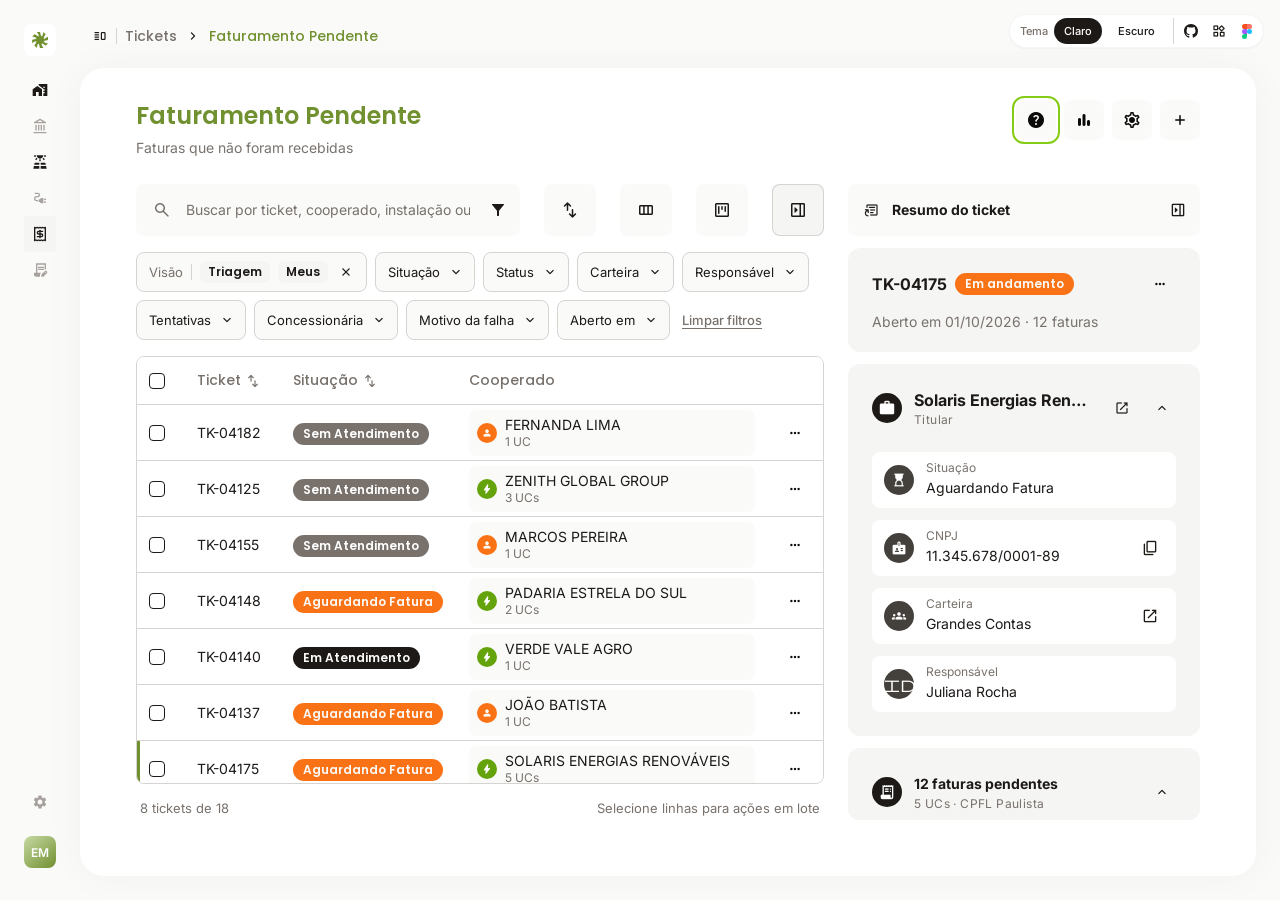
<file: faturamento-pendente.html>
<!doctype html>
<html lang="pt-BR">
<head>
<meta charset="utf-8">
<meta name="viewport" content="width=device-width, initial-scale=1">
<title>Faturamento Pendente</title>
<link rel="preconnect" href="https://fonts.googleapis.com">
<link rel="preconnect" href="https://fonts.gstatic.com" crossorigin>
<link href="https://fonts.googleapis.com/css2?family=Inter:wght@400;500;600;700&family=Poppins:wght@500;600&display=swap" rel="stylesheet">
<link href="https://fonts.googleapis.com/css2?family=Material+Symbols+Rounded:opsz,wght,FILL,GRAD@20..48,400,0..1,0&family=Material+Symbols+Sharp:opsz,wght,FILL,GRAD@20..48,400,0..1,0&display=block" rel="stylesheet">
<link rel="stylesheet" href="assets/fp.css">
<style>
  html,body{margin:0}
  body{background:#fafaf9}
  body.dk{background:#292524}
  .fp.shell{min-height:100vh;background:var(--sec)}
  /* sidebar Enershare (48 px) */
  .sidebar{position:fixed;left:16px;top:16px;bottom:24px;width:48px;display:flex;flex-direction:column;z-index:20}
  .sidebar a{text-decoration:none}
  .sidebar .sb-head,.sidebar .sb-foot{padding:8px}
  .sidebar .sb-brand{width:32px;height:32px;border-radius:8px;background:var(--fg);display:grid;place-items:center}
  .sidebar .sb-content{flex:1}
  .sidebar .sb-sec{padding:8px;display:flex;flex-direction:column}
  .sidebar .sb-item{width:32px;height:36px;border-radius:4px;display:grid;place-items:center;color:var(--ink)}
  .sidebar .sb-item:hover,.sidebar .sb-item.on{background:var(--fsec)}
  .fp.dk .sidebar .sb-item:hover,.fp.dk .sidebar .sb-item.on{background:var(--fg)}
  .sidebar .sb-av{width:32px;height:32px;border-radius:8px;background:linear-gradient(140deg,#c7d9a4,#71902f);display:grid;place-items:center;color:#fff;font:600 12px Inter}
  .page{margin-left:80px;padding:16px 24px 24px 0;display:flex;flex-direction:column;gap:12px;min-height:100vh}
  .topbar{height:40px;padding:0 12px;display:flex;align-items:center;gap:8px}
  .crumb{display:flex;align-items:center;gap:8px;font:500 14px/21px Poppins,sans-serif}
  .crumb a{color:var(--mid);text-decoration:none} .crumb a:hover{color:var(--ink)}
  .crumb .cur{color:var(--brand)}
  .crumb .vsep{width:1px;height:16px;background:var(--border)}
  .card{flex:1;background:var(--fg);border-radius:24px;box-shadow:0 0 40px rgba(0,0,0,.04);padding:32px 56px 56px;display:flex;flex-direction:column;gap:24px;min-width:0}
  .head{display:flex;gap:24px;align-items:flex-start}
  .head .tc{flex:1;min-width:0}
  .head h1{margin:0;font:600 24px/32px Poppins,sans-serif;color:var(--brand)}
  .head p{margin:4px 0 0;color:var(--mid)}
  .head .acts{display:flex;gap:8px}
  .tip{position:relative}
  .tip[data-tip]:hover::after,.tip[data-tip]:focus-visible::after{content:attr(data-tip);position:absolute;top:calc(100% + 6px);right:0;background:var(--ink);color:var(--fg);font:500 12px/16px Inter;padding:6px 8px;border-radius:6px;white-space:nowrap;z-index:30;pointer-events:none}
  .work{display:flex;gap:24px;align-items:flex-start;min-width:0}
  .work .lst{flex:1;min-width:0;display:flex;flex-direction:column;gap:16px}
  .tblw{overflow-x:auto}
  .rail{position:sticky;top:16px}
  .rail[hidden]{display:none}
  .empty{padding:48px 16px;text-align:center;color:var(--mid)}
  .spin{animation:fpspin .9s linear infinite;display:inline-block}
  @keyframes fpspin{to{transform:rotate(360deg)}}
  /* pílula do protótipo (igual ao Leitor) */
  .proto{position:fixed;right:16px;top:14px;z-index:30;display:flex;align-items:center;gap:6px;font:500 11px/16px Inter;color:var(--mid);background:var(--fg);border:1px solid var(--fsec);border-radius:999px;padding:3px 3px 3px 10px;box-shadow:0 1px 2px rgba(0,0,0,.04)}
  .proto button{height:26px;padding:0 10px;border-radius:999px;font:500 11px Inter;color:var(--ink)}
  .proto button.on{background:var(--ink);color:var(--fg)}
  .proto .dl{display:flex;align-items:center;gap:2px;padding-left:4px;margin-left:2px;border-left:1px solid var(--border)}
  .proto .dlk{width:26px;height:26px;border-radius:999px;display:grid;place-items:center;color:var(--ink);text-decoration:none}
  .proto .dlk:hover{background:var(--fsec)}
  .proto .dlk svg{width:14px;height:14px}
  .proto .dlk svg[viewBox="0 0 38 57"]{width:10px;height:15px}
  @media (max-width:900px){
    .sidebar{display:none}
    .page{margin-left:0;padding:8px 0 96px}
    .card{border-radius:0;padding:24px 16px}
    .work{flex-direction:column}
    .rail{position:static;width:100%}
    .proto{top:auto;bottom:12px;right:12px;left:12px;justify-content:center;flex-wrap:wrap}
    .tools{gap:8px}
  }
  /* resumo no padrão do Contas a Faturar e do Usinas */
  .rail-sc{display:flex;flex-direction:column;gap:12px}
  .rail-sc>*{flex:none}
  .fp .pnl.rc{padding:0;gap:0;overflow:clip}
  .fp .pnl.rc>.bd{padding:0 24px 24px}
  .fp .pnl.rc.closed>.rs-hd{padding-bottom:24px}
  .fp .pnl .rs-hd{display:flex;align-items:center;gap:12px;padding:24px}
  .fp .pnl .rs-hd .eb,.fp .act-h .eb{width:30px;height:30px;border-radius:50%;background:var(--ink);color:var(--fg);display:grid;place-items:center;flex:none}
  .fp .pnl .rs-hd .eb .msr,.fp .act-h .eb .msr{font-size:18px}
  .fp .pnl .rs-hd .t{flex:1;min-width:0;display:flex;flex-direction:column}
  .fp .pnl .rs-hd .t b{font:700 16px/24px Inter,sans-serif;color:var(--ink);overflow:hidden;text-overflow:ellipsis;white-space:nowrap}
  .fp .pnl .rs-hd.sm .t b{font-size:14px}
  .fp .pnl .rs-hd .cap{letter-spacing:.4px;white-space:nowrap;overflow:hidden;text-overflow:ellipsis}
  .fp .pnl .rs-hd .ib .msr{font-size:16px}
  .fp .pnl.closed .chev,.fp .act-p.closed .chev{transform:rotate(180deg)}
  .fp .chev{transition:transform .28s cubic-bezier(.2,.7,.2,1)}
  .fp .act-p{border-radius:12px;overflow:clip}
  .fp .act-p .act-h{padding:24px 24px 16px;gap:12px;font-size:14px;line-height:24px}
  .fp .act-p .act-l{padding:0 24px 16px}
  .fp .act-p.closed .act-h{padding-bottom:24px}
  /* cabeçalhos grudam no topo do resumo até a seção acabar, com degradê embaixo */
  .fp .pnl .rs-hd,.fp .act-p .act-h{position:sticky;top:0;z-index:1;background:var(--fg)}
  .fp .pnl .rs-hd::before,.fp .act-p .act-h::before{content:"";position:absolute;inset:0;background:var(--hov2);border-radius:12px 12px 0 0;z-index:-1}
  .fp .pnl .rs-hd::after,.fp .act-p .act-h::after{content:"";position:absolute;left:0;right:0;top:100%;height:20px;background:linear-gradient(var(--hov2),transparent);pointer-events:none;opacity:0;transition:opacity .12s}
  .fp .pnl .rs-hd.stuck::after,.fp .act-p .act-h.stuck::after{opacity:1}
  /* desktop: a página não rola; a tabela e o resumo rolam cada um no seu espaço (igual ao Contas a Faturar) */
  @media (min-width:901px){
    body{overflow:hidden}
    .page{height:100vh;box-sizing:border-box;min-height:0}
    .card{min-height:0}
    .work{flex:1;min-height:0;align-items:stretch}
    .work .lst{min-height:0}
    #vList{flex:1;min-height:0;display:flex;flex-direction:column}
    #vKan:not([hidden]){flex:1;min-height:0;overflow:auto}
    .tblw{flex:1;min-height:0;display:flex;flex-direction:column;overflow:visible}
    .fp .tbl{flex:0 1 auto;min-height:0;overflow:auto;overscroll-behavior:contain}
    .fp .tbl .tr.th{position:sticky;top:0;z-index:2;background:var(--fg)}
    .fp .rail{position:static;min-height:0;display:flex;flex-direction:column;gap:12px}
    .rail>.rbar{flex:none}
    .rail-sc{flex:1;min-height:0;overflow-y:auto;overscroll-behavior:contain;scrollbar-width:thin;border-radius:12px}
  }
</style>
<script src="assets/toast.js"></script>
</head>
<body>
<div class="fp shell" id="app" data-fp-root>

<nav class="sidebar" aria-label="Menu principal">
  <div class="sb-head"><a class="sb-brand" href="index.html" aria-label="Enershare"><svg width="16" height="16" viewBox="0 0 16 16" fill="none" aria-hidden="true"><path d="M7.98755 0.0722733C8.21864 1.12089 8.45227 2.15362 8.71118 2.93555C8.84282 3.33304 8.98251 3.67018 9.13403 3.91309C9.28312 4.15207 9.45604 4.3197 9.66138 4.3379C9.79849 4.35053 9.93839 4.29404 10.0784 4.15919C10.2173 4.02523 10.3619 3.80915 10.5129 3.49024C10.8077 2.86795 11.1355 1.83339 11.4983 0.188484L13.6077 2.29786C13.0275 3.20033 12.4647 4.09355 12.0959 4.82813C11.9084 5.20176 11.769 5.5387 11.7043 5.81739C11.6408 6.0915 11.6442 6.33196 11.7747 6.49024C11.8626 6.59711 12.0018 6.6565 12.1965 6.66016C12.39 6.66372 12.6455 6.61265 12.9788 6.49317C13.6291 6.26001 14.5955 5.75727 16.0198 4.84571V7.88184C14.9762 8.10809 13.95 8.34044 13.1731 8.59864C12.7781 8.72994 12.4429 8.86933 12.2014 9.02052C11.9639 9.16925 11.7972 9.34187 11.7786 9.54591L11.7756 9.58009L11.7815 9.58497C11.7805 9.71008 11.8344 9.83758 11.9563 9.96485C12.0895 10.1039 12.3043 10.2484 12.6223 10.3994C13.243 10.6941 14.2759 11.022 15.9182 11.3848L13.8176 13.4893C12.9204 12.9093 12.0304 12.3478 11.2981 11.9805C10.9255 11.7936 10.5895 11.6551 10.3118 11.5908C10.0386 11.5276 9.79876 11.5307 9.64185 11.6611C9.5352 11.7491 9.47647 11.8883 9.4729 12.083C9.46942 12.2766 9.52015 12.5323 9.63989 12.8662C9.87412 13.5193 10.3795 14.4913 11.2971 15.9258H7.99634C7.76523 14.8544 7.53205 13.8 7.27563 13.0107C7.14529 12.6095 7.00759 12.2719 6.85864 12.0342C6.7128 11.8014 6.54092 11.6401 6.33521 11.6445C6.12824 11.649 5.95036 11.8192 5.7981 12.0606C5.64255 12.3071 5.49751 12.6525 5.36353 13.0566C5.10702 13.8305 4.88579 14.8357 4.70337 15.8154L2.40942 13.5215C3.00475 12.599 3.58617 11.6862 3.96313 10.9453C4.15462 10.5689 4.29596 10.2324 4.35864 9.95899C4.41228 9.72483 4.41312 9.51474 4.31274 9.3711L4.26294 9.31348C4.11288 9.1699 3.8672 9.16356 3.58911 9.22559C3.30512 9.28894 2.95975 9.43029 2.58032 9.62012C1.85394 9.98358 0.989455 10.5341 0.170166 11.0947V7.89259C1.24377 7.65663 2.29999 7.423 3.09009 7.16602C3.49168 7.0354 3.82985 6.89749 4.06763 6.74805C4.3007 6.60157 4.46129 6.42789 4.4563 6.22071C4.45158 6.01393 4.28194 5.83634 4.04126 5.68458C3.79523 5.52946 3.45036 5.38558 3.04712 5.25196C2.27515 4.99615 1.2727 4.77478 0.295166 4.58985L2.57544 2.31153C3.49287 2.90182 4.39835 3.47606 5.13306 3.84864C5.50652 4.03801 5.84104 4.17745 6.11255 4.23927C6.37836 4.29975 6.61174 4.29182 6.75317 4.14454C6.8961 3.9969 6.9027 3.75389 6.84106 3.47852C6.778 3.19692 6.63814 2.85313 6.44946 2.47559C6.08821 1.75274 5.53959 0.891472 4.98169 0.0722733H7.98755Z" fill="#71902F" stroke="#71902F" stroke-width=".145"/></svg></a></div>
  <div class="sb-content">
    <div class="sb-sec">
      <a class="sb-item" href="faturamento.html" title="Contas a Faturar"><span class="mss fill">badge</span></a>
      <a class="sb-item" href="#" title="Contratos"><span class="mss fill">menu_book</span></a>
      <a class="sb-item on" href="faturamento-pendente.html" title="Tickets" aria-current="page"><span class="mss fill">confirmation_number</span></a>
      <a class="sb-item" href="index.html" title="Leitor de Faturas"><span class="mss fill">electric_meter</span></a>
      <a class="sb-item" href="faturamento-usinas.html" title="Faturamento de Usinas"><span class="mss fill">wind_power</span></a>
      <a class="sb-item" href="#" title="Pré-cadastro"><span class="mss fill">fact_check</span></a>
    </div>
    <div class="sb-sec"><a class="sb-item" href="#" title="Equipe"><span class="mss fill">diversity_3</span></a></div>
  </div>
  <div class="sb-foot"><div class="sb-av" aria-label="Você">EM</div></div>
</nav>
<script src="assets/sidebar.js"></script><script src="assets/rs-fold.js?v=1794000000"></script>

<div class="page">
  <div class="topbar">
    <nav class="crumb" aria-label="Você está em"><span class="msr" aria-hidden="true">vertical_split</span><span class="vsep"></span><a href="#">Tickets</a><span class="msr" aria-hidden="true">chevron_right</span><span class="cur" aria-current="page">Faturamento Pendente</span></nav>
  </div>

  <main class="card">
    <div class="head">
      <div class="tc"><h1>Faturamento Pendente</h1><p>Faturas que não foram recebidas</p></div>
      <div class="acts">
        <button class="sq tip" id="bInd" data-tip="Indicadores" aria-label="Indicadores" aria-pressed="false"><span class="msr">bar_chart</span></button>
        <button class="sq tip" data-tip="Configuração e detecção" aria-label="Configuração e detecção" data-a="cfg"><span class="msr">settings</span></button>
        <button class="sq tip" data-tip="Adicionar Faturamento Pendente" aria-label="Adicionar Faturamento Pendente" data-a="add"><span class="msr">add</span></button>
      </div>
    </div>

    <section class="ind" id="ind" hidden aria-label="Indicadores"></section>

    <div class="work">
      <div class="lst">
        <div class="tools">
          <label class="field"><span class="msr" aria-hidden="true">search</span><input id="q" placeholder="Buscar por ticket, cooperado, instalação ou concessionária" aria-label="Buscar" autocomplete="off"><button class="ib" type="button" id="bFlt" aria-label="Mostrar ou esconder filtros" aria-pressed="true"><span class="msr fill">filter_alt</span></button></label>
          <button class="sq52 tip" id="bSort" data-a="sortmenu" data-tip="Ordenar" aria-label="Ordenar" aria-haspopup="menu" aria-expanded="false"><span class="msr">swap_vert</span></button>
          <button class="sq52 tip" id="bCols" data-a="colmenu" data-tip="Colunas" aria-label="Mostrar ou ocultar colunas" aria-haspopup="menu" aria-expanded="false"><span class="msr">view_column</span></button>
          <button class="sq52 tip" id="bView" data-tip="Ver em kanban" aria-label="Ver em kanban"><span class="msr">view_kanban</span></button>
          <button class="sq52 on tip" id="bRail" data-tip="Resumo do ticket" aria-label="Resumo do ticket" aria-pressed="true"><span class="msr">right_panel_close</span></button>
        </div>
        <div class="frow" id="frow"></div>
        <div id="vList"><div class="tblw"><div class="tbl" id="tbl" role="table" aria-label="Tickets"></div></div>
        <div class="tfoot"><span id="count"></span><span>Selecione linhas para ações em lote</span></div></div>
        <div id="vKan" hidden><div class="board" id="kan" aria-label="Kanban por tentativas"></div><div class="tfoot"><span>Arraste um ticket para a próxima coluna para registrar a tentativa; para Demissões, para solicitar a demissão.</span></div></div>
      </div>
      <aside class="rail" id="rail" aria-label="Resumo do ticket"></aside>
    </div>
  </main>
</div>

<!-- barra de ações em lote -->
<div class="bulk" id="bulk" role="toolbar" aria-label="Ações em lote">
  <span class="n" id="bulkN"></span><span class="vs"></span>
  <button class="b gh" data-bulk="resp"><span class="msr">person_add</span>Definir responsável</button>
  <button class="b gh" data-bulk="cart"><span class="msr">swap_horiz</span>Mover de carteira</button>
  <button class="b gh" data-bulk="triagem"><span class="msr">undo</span>Devolver à triagem</button>
  <button class="b gh" data-bulk="resolver"><span class="msr">check_circle</span>Resolver</button>
  <span class="vs"></span>
  <button class="b gh" data-bulk="mais"><span class="msr">more_horiz</span>Mais</button>
  <button class="ib" data-bulk="limpar" aria-label="Limpar seleção"><span class="msr">close</span></button>
</div>

<div class="proto" aria-label="Opções do protótipo">Tema
  <button data-th="light" class="on">Claro</button><button data-th="dark">Escuro</button>
  <span class="dl">
    <a class="dlk" href="https://github.com/bourdonner/leitor-faturas-prototipo" target="_blank" rel="noopener" aria-label="Código no GitHub" title="Código no GitHub"><svg viewBox="0 0 16 16" fill="currentColor" aria-hidden="true"><path d="M8 0C3.58 0 0 3.58 0 8c0 3.54 2.29 6.53 5.47 7.59.4.07.55-.17.55-.38 0-.19-.01-.82-.01-1.49-2.01.37-2.53-.49-2.69-.94-.09-.23-.48-.94-.82-1.13-.28-.15-.68-.52-.01-.53.63-.01 1.08.58 1.23.82.72 1.21 1.87.87 2.33.66.07-.52.28-.87.51-1.07-1.78-.2-3.64-.89-3.64-3.95 0-.87.31-1.59.82-2.15-.08-.2-.36-1.02.08-2.12 0 0 .67-.21 2.2.82.64-.18 1.32-.27 2-.27.68 0 1.36.09 2 .27 1.53-1.04 2.2-.82 2.2-.82.44 1.1.16 1.92.08 2.12.51.56.82 1.27.82 2.15 0 3.07-1.87 3.75-3.65 3.95.29.25.54.73.54 1.48 0 1.07-.01 1.93-.01 2.2 0 .21.15.46.55.38A8.013 8.013 0 0016 8c0-4.42-3.58-8-8-8z"/></svg></a>
    <a class="dlk" href="faturamento-pendente-componentes.html" target="_blank" rel="noopener" aria-label="Componentes" title="Componentes"><span class="msr" aria-hidden="true">widgets</span></a>
    <a class="dlk" href="https://www.figma.com/design/Mg4zkZ9Js0HA8NZsiVa2d2/Tickets?node-id=35-8027" target="_blank" rel="noopener" aria-label="Telas no Figma" title="Telas no Figma"><svg viewBox="0 0 38 57" aria-hidden="true"><path fill="#1abcfe" d="M19 28.5a9.5 9.5 0 1119 0 9.5 9.5 0 01-19 0z"/><path fill="#0acf83" d="M0 47.5A9.5 9.5 0 019.5 38H19v9.5a9.5 9.5 0 11-19 0z"/><path fill="#ff7262" d="M19 0v19h9.5a9.5 9.5 0 100-19H19z"/><path fill="#f24e1e" d="M0 9.5A9.5 9.5 0 009.5 19H19V0H9.5A9.5 9.5 0 000 9.5z"/><path fill="#a259ff" d="M0 28.5A9.5 9.5 0 009.5 38H19V19H9.5A9.5 9.5 0 000 28.5z"/></svg></a>
  </span>
</div>
</div>

<script src="assets/fp.js"></script>
<script>FP.mountScreen();</script>
<script src="assets/tour.js"></script>
</body>
</html>
</file>
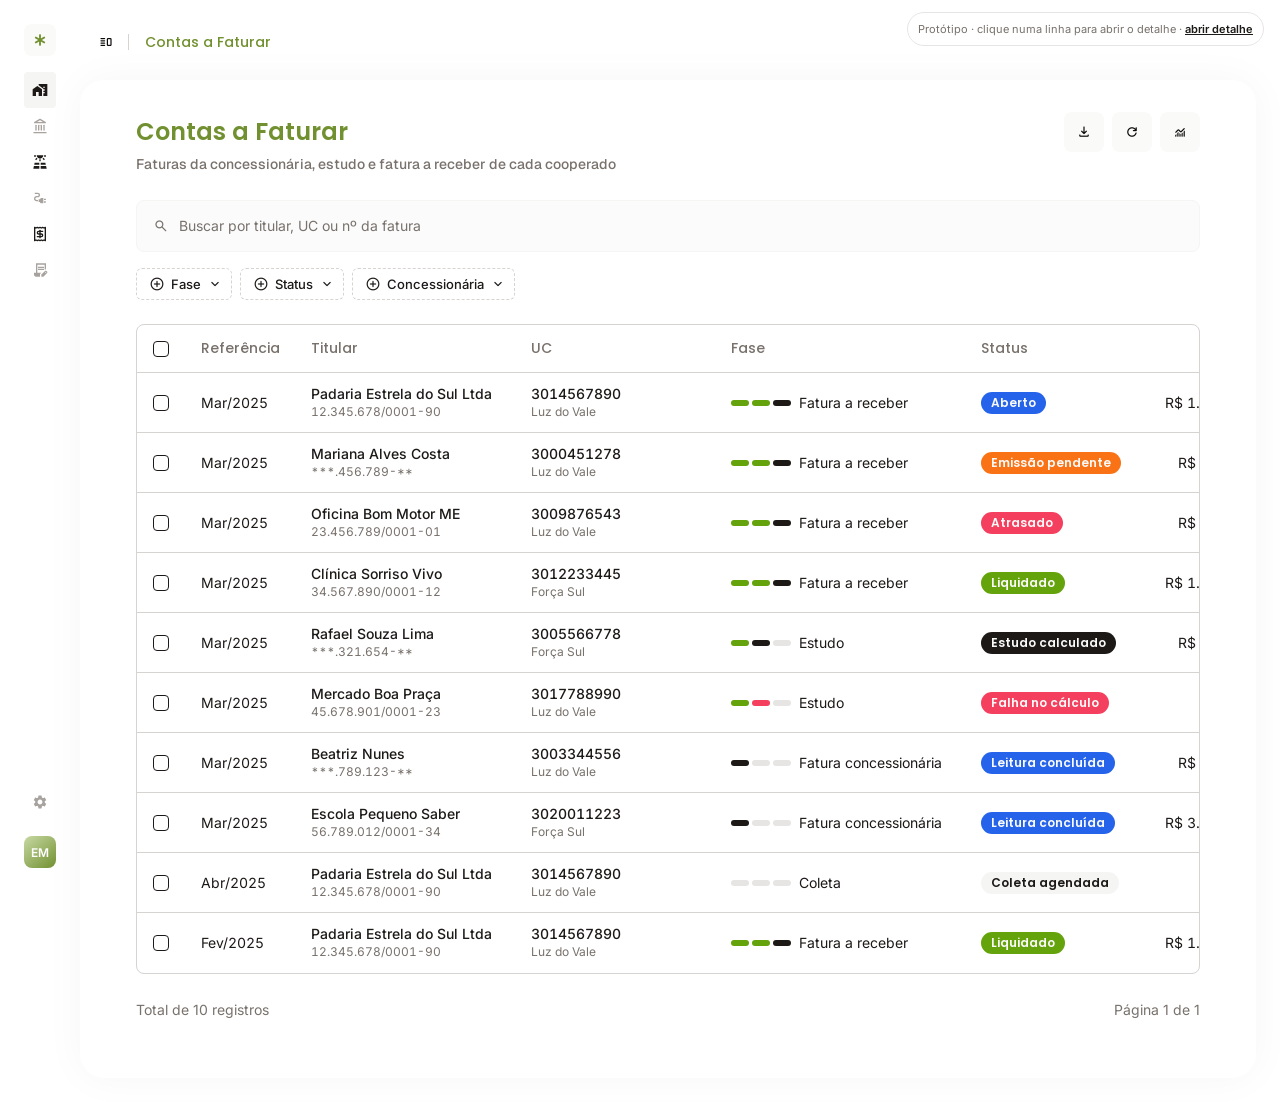
<file: faturamento-v1.html>
<!doctype html>
<html lang="pt-BR">
<head>
<meta charset="utf-8">
<meta name="viewport" content="width=device-width, initial-scale=1">
<title>Contas a Faturar</title>
<link rel="preconnect" href="https://fonts.googleapis.com">
<link rel="preconnect" href="https://fonts.gstatic.com" crossorigin>
<link href="https://fonts.googleapis.com/css2?family=Inter:wght@400;500;600;700&family=Poppins:wght@500;600&family=Geist:wght@500&display=swap" rel="stylesheet">
<link href="https://fonts.googleapis.com/css2?family=Material+Symbols+Rounded:opsz,wght,FILL,GRAD@20..48,300..600,0..1,0&family=Material+Symbols+Sharp:opsz,wght,FILL,GRAD@20..48,400,0..1,0&display=block" rel="stylesheet">
<style>
  :root{
    --ink:#1c1917; --ink2:#0c0a09; --ink3:#44403c; --mid:#78716c; --s400:#a8a29e; --border:#d6d3d1; --s200:#e7e5e4; --s100:#f5f5f4; --s50:#fafaf9; --white:#fff;
    --brand:#71902f; --success:#65a30d; --alert:#f97316; --danger:#f43f5e; --info:#2563eb;
  }
  *{box-sizing:border-box}
  html,body{margin:0}
  body{font-family:Inter,system-ui,sans-serif;color:var(--ink);background:var(--white);font-size:14px;line-height:24px;-webkit-font-smoothing:antialiased}
  button{font:inherit;color:inherit;background:none;border:0;cursor:pointer;padding:0}
  .msr,.mss{font-weight:400;font-style:normal;line-height:1;display:inline-block;white-space:nowrap;-webkit-font-smoothing:antialiased;user-select:none;font-size:16px}
  .msr{font-family:"Material Symbols Rounded";font-variation-settings:"FILL" 0,"wght" 400,"GRAD" 0,"opsz" 20}
  .mss{font-family:"Material Symbols Sharp";font-variation-settings:"FILL" 0,"wght" 400,"GRAD" 0,"opsz" 20}
  .fill{font-variation-settings:"FILL" 1,"wght" 400,"GRAD" 0,"opsz" 20}
  .sidebar{position:fixed;left:16px;top:16px;bottom:24px;width:48px;display:flex;flex-direction:column;z-index:20}
  .sidebar a{text-decoration:none}
  .sidebar .sb-head,.sidebar .sb-foot{padding:8px}
  .sidebar .sb-brand{width:32px;height:32px;border-radius:8px;background:var(--s50);display:grid;place-items:center}
  .sidebar .sb-content{flex:1}
  .sidebar .sb-sec{padding:8px;display:flex;flex-direction:column}
  .sidebar .sb-item{width:32px;height:36px;border-radius:4px;display:grid;place-items:center;color:var(--ink)}
  .sidebar .sb-item:hover,.sidebar .sb-item.on{background:var(--s100)}
  .sidebar .sb-item.t .mss{color:var(--ink3)}
  .sidebar .sb-av{width:32px;height:32px;border-radius:8px;background:linear-gradient(140deg,#c7d9a4,#71902f);display:grid;place-items:center;color:#fff;font:600 12px Inter}
  .page{margin-left:80px;padding:16px 24px 24px 0;display:flex;flex-direction:column;gap:12px;min-height:100vh}
  .topbar{height:52px;padding:12px;display:flex;align-items:center}
  .crumb{display:flex;align-items:center;gap:8px}
  .crumb .rp{display:flex;align-items:center;gap:8px;padding-right:8px}
  .ibtn{width:28px;height:28px;border-radius:6px;display:grid;place-items:center;color:var(--ink2)}
  .vsep{width:1px;height:16px;background:var(--border)}
  .crumb a,.crumb span.cur{font:500 14px/21px Poppins,sans-serif;text-decoration:none}
  .crumb a{color:var(--mid)} .crumb .cur{color:var(--brand)}
  .card{flex:1;background:var(--white);border-radius:24px;box-shadow:0 0 40px rgba(0,0,0,.04);padding:32px 56px 56px;display:flex;flex-direction:column;gap:24px}
  .head{display:flex;gap:24px;align-items:flex-start}
  .head .tc{flex:1}
  .head h1{margin:4px 0 0;font:600 24px/32px Poppins,sans-serif;color:var(--brand)}
  .head p{margin:4px 0 0;font:500 14px/24px Geist,Inter,sans-serif;color:var(--mid)}
  .hbtns{display:flex;gap:8px}
  .sqbtn{width:40px;height:40px;border-radius:8px;background:var(--s50);display:grid;place-items:center;color:var(--ink2)}
  .sqbtn:hover{background:var(--s100)}
  .field{height:52px;border-radius:8px;background:rgba(245,245,244,.4);border:1px solid var(--s100);padding:4px 4px 4px 16px;display:flex;align-items:center;gap:8px}
  .field input{flex:1;border:0;background:transparent;font:400 14px/24px Inter;color:var(--ink);outline:none;min-width:0}
  .field input::placeholder{color:var(--mid)}
  .field:focus-within{border-color:var(--border)}
  /* filtros (componente Filter da lib) */
  .filters{display:flex;gap:8px;flex-wrap:wrap;align-items:center;margin-top:-8px}
  .flt{position:relative}
  .flt>button{height:32px;padding:0 8px 0 12px;border:1px dashed var(--border);border-radius:6px;display:inline-flex;align-items:center;gap:6px;font:500 13px Inter;color:var(--ink)}
  .flt>button:hover{background:var(--s50)}
  .flt>button .v{display:inline-flex;gap:4px}
  .flt>button .v span{height:20px;padding:0 6px;border-radius:4px;background:var(--s100);font-size:12px;line-height:20px}
  .flt>button .sepv{width:1px;height:16px;background:var(--border)}
  .pop{position:absolute;left:0;top:calc(100% + 6px);min-width:220px;background:#fff;border:1px solid var(--s100);border-radius:8px;box-shadow:0 10px 15px -3px rgba(0,0,0,.10),0 4px 6px -4px rgba(0,0,0,.10);padding:4px;z-index:30}
  .pop[hidden]{display:none}
  .pop label{display:flex;align-items:center;gap:8px;height:34px;padding:0 8px;border-radius:6px;cursor:pointer;justify-content:space-between}
  .pop label:hover{background:var(--s100)}
  .pop input{accent-color:var(--ink)}
  .clear{font:500 13px Inter;color:var(--mid);text-decoration:underline}
  .clear[hidden]{display:none}
  /* tabela */
  .table{border:1px solid var(--border);border-radius:8px;overflow:auto}
  .tr{display:grid;grid-template-columns:48px 110px minmax(220px,1.4fr) 200px 250px 170px 130px 120px 56px;min-width:1150px}
  .th{height:48px;border-bottom:1px solid var(--border)}
  .th>div{display:flex;align-items:center;padding:0 16px;font:500 14px/21px Poppins,sans-serif;color:var(--mid);white-space:nowrap}
  .th>div.r,.row .td.r{justify-content:flex-end}
  .row{height:60px;cursor:pointer}
  .row .td{display:flex;align-items:center;padding:0 16px;border-bottom:1px solid var(--border);white-space:nowrap;overflow:hidden;min-width:0;gap:8px;font-variant-numeric:tabular-nums}
  .row:last-child .td{border-bottom:0}
  .row:hover .td{background:var(--s50)}
  .row:focus-visible{outline:2px solid var(--brand);outline-offset:-2px}
  .cb{width:16px;height:16px;border:1px solid var(--ink);border-radius:4px;flex:none}
  .two{display:flex;flex-direction:column;line-height:1.35;min-width:0}
  .two b{font-weight:500;overflow:hidden;text-overflow:ellipsis}
  .two small{color:var(--mid);font-size:12px;overflow:hidden;text-overflow:ellipsis}
  /* fase: 3 passos + nome da fase */
  .steps{display:flex;align-items:center;gap:3px;flex:none}
  .steps i{width:18px;height:6px;border-radius:999px;background:var(--s200)}
  .steps i.d{background:var(--success)} .steps i.c{background:var(--ink)} .steps i.e{background:var(--danger)}
  .badge{display:inline-flex;align-items:center;height:22px;padding:2px 10px;border-radius:9999px;font:600 12px/18px Poppins,sans-serif;color:var(--s50);white-space:nowrap}
  .b-alert{background:var(--alert)} .b-danger{background:var(--danger)} .b-dark{background:var(--ink)} .b-ok{background:var(--success)} .b-info{background:var(--info)} .b-soft{background:var(--s100);color:var(--ink)}
  .neg{color:var(--danger)}
  .more{width:32px;height:32px;border-radius:6px;display:grid;place-items:center;color:var(--ink2)}
  .more:hover{background:var(--s100)}
  .pag{display:flex;align-items:center;gap:24px;color:var(--mid)}
  .pag .sp{flex:1}
  .empty{padding:48px;text-align:center;color:var(--mid)}
  .note{position:fixed;right:16px;top:12px;font-size:11px;color:var(--mid);background:var(--white);border:1px solid var(--s200);padding:4px 10px;border-radius:999px;z-index:40}
  .note a{color:var(--ink);font-weight:600}
  @media (max-width:767px){
    .sidebar,.topbar{display:none}
    .page{margin:0;padding:0}
    .card{border-radius:0;box-shadow:none;padding:20px 16px}
    .note{top:auto;bottom:12px}
  }
</style>
</head>
<body>
<nav class="sidebar" aria-label="Menu principal">
  <div class="sb-head"><a class="sb-brand" href="faturamento.html" aria-label="Enershare"><span class="mss fill" style="color:#71902f">emergency</span></a></div>
  <div class="sb-content"><div class="sb-sec">
    <a class="sb-item on" href="faturamento.html" aria-current="page" aria-label="Consumidores"><span class="mss fill">badge</span></a>
    <a class="sb-item" href="#" aria-label="Financeiro"><span class="mss fill">account_balance</span></a>
    <a class="sb-item" href="index.html" aria-label="Leitor de Faturas"><span class="mss fill">electric_meter</span></a>
    <a class="sb-item" href="faturamento-usinas.html" aria-label="Usinas"><span class="mss fill">wind_power</span></a>
    <a class="sb-item t" href="#" aria-label="Pré-cadastro"><span class="mss fill">fact_check</span></a>
  </div></div>
  <div class="sb-foot"><div class="sb-av" aria-label="Você">EM</div></div>
</nav>
<script src="assets/sidebar.js"></script>
<div class="page">
  <div class="topbar"><nav class="crumb" aria-label="Você está em"><span class="rp"><button class="ibtn" aria-label="Recolher menu"><span class="msr">vertical_split</span></button><span class="vsep"></span></span><span class="cur">Contas a Faturar</span></nav></div>
  <section class="card">
    <div class="head">
      <div class="tc"><h1>Contas a Faturar</h1><p>Faturas da concessionária, estudo e fatura a receber de cada cooperado</p></div>
      <div class="hbtns">
        <button class="sqbtn" aria-label="Exportar"><span class="msr">download</span></button>
        <button class="sqbtn" aria-label="Atualizar"><span class="msr">refresh</span></button>
        <button class="sqbtn" aria-label="Indicadores"><span class="msr">monitoring</span></button>
      </div>
    </div>
    <label class="field"><span class="msr" style="color:var(--mid)" aria-hidden="true">search</span><input id="q" placeholder="Buscar por titular, UC ou nº da fatura" aria-label="Buscar"></label>
    <div class="filters" id="filters"></div>
    <div class="table" role="table" aria-label="Contas a faturar">
      <div class="tr th" role="row"><div role="columnheader"><span class="cb" aria-hidden="true"></span></div><div role="columnheader">Referência</div><div role="columnheader">Titular</div><div role="columnheader">UC</div><div role="columnheader">Fase</div><div role="columnheader">Status</div><div role="columnheader" class="r">Valor</div><div role="columnheader">Vencimento</div><div role="columnheader"></div></div>
      <div id="rows"></div>
    </div>
    <div class="pag"><span id="tot"></span><span class="sp"></span><span>Página 1 de 1</span></div>
  </section>
</div>
<div class="note">Protótipo · clique numa linha para abrir o detalhe · <a href="faturamento-detalhe.html">abrir detalhe</a></div>

<script>
const brl=n=>n==null?'—':'R$ '+n.toLocaleString('pt-BR',{minimumFractionDigits:2,maximumFractionDigits:2});
const PH=['Coleta','Fatura concessionária','Estudo','Fatura a receber'];
const BADGE={'Coleta agendada':'b-soft','Leitura concluída':'b-info','Falha no cálculo':'b-danger','Estudo calculado':'b-dark','Emissão pendente':'b-alert','Aberto':'b-info','Atrasado':'b-danger','Liquidado':'b-ok','Sem cobrança':'b-soft'};
// estado = qual demonstração o detalhe abre; valor = valor da fase mais avançada
const ROWS=[
  {ref:'Mar/2025',tit:'Padaria Estrela do Sul Ltda',doc:'12.345.678/0001-90',uc:'3014567890',dis:'Luz do Vale',ph:3,st:'Aberto',v:1882.40,ven:'05/04/2025',e:'aberto'},
  {ref:'Mar/2025',tit:'Mariana Alves Costa',doc:'***.456.789-**',uc:'3000451278',dis:'Luz do Vale',ph:3,st:'Emissão pendente',v:212.18,ven:'07/04/2025',e:'emissao'},
  {ref:'Mar/2025',tit:'Oficina Bom Motor ME',doc:'23.456.789/0001-01',uc:'3009876543',dis:'Luz do Vale',ph:3,st:'Atrasado',v:946.70,ven:'28/03/2025',e:'atrasado'},
  {ref:'Mar/2025',tit:'Clínica Sorriso Vivo',doc:'34.567.890/0001-12',uc:'3012233445',dis:'Força Sul',ph:3,st:'Liquidado',v:1320.55,ven:'02/04/2025',e:'liquidado'},
  {ref:'Mar/2025',tit:'Rafael Souza Lima',doc:'***.321.654-**',uc:'3005566778',dis:'Força Sul',ph:2,st:'Estudo calculado',v:188.40,ven:null,e:'estudo'},
  {ref:'Mar/2025',tit:'Mercado Boa Praça',doc:'45.678.901/0001-23',uc:'3017788990',dis:'Luz do Vale',ph:2,st:'Falha no cálculo',v:null,ven:null,e:'falha-calculo',err:true},
  {ref:'Mar/2025',tit:'Beatriz Nunes',doc:'***.789.123-**',uc:'3003344556',dis:'Luz do Vale',ph:1,st:'Leitura concluída',v:612.33,ven:null,e:'lida'},
  {ref:'Mar/2025',tit:'Escola Pequeno Saber',doc:'56.789.012/0001-34',uc:'3020011223',dis:'Força Sul',ph:1,st:'Leitura concluída',v:3105.90,ven:null,e:'lida'},
  {ref:'Abr/2025',tit:'Padaria Estrela do Sul Ltda',doc:'12.345.678/0001-90',uc:'3014567890',dis:'Luz do Vale',ph:0,st:'Coleta agendada',v:null,ven:null,e:'aguardando'},
  {ref:'Fev/2025',tit:'Padaria Estrela do Sul Ltda',doc:'12.345.678/0001-90',uc:'3014567890',dis:'Luz do Vale',ph:3,st:'Liquidado',v:1764.12,ven:'05/03/2025',e:'liquidado'}
];
const F={fase:new Set(),status:new Set(),dis:new Set()};
const FDEF=[{k:'fase',l:'Fase',opts:PH,get:r=>PH[r.ph]},{k:'status',l:'Status',opts:[...new Set(ROWS.map(r=>r.st))],get:r=>r.st},{k:'dis',l:'Concessionária',opts:['Luz do Vale','Força Sul'],get:r=>r.dis}];
function steps(r){ return '<span class="steps" aria-hidden="true">'+[1,2,3].map(k=>`<i class="${k<r.ph?'d':k===r.ph?(r.err?'e':'c'):''}"></i>`).join('')+'</span>'; }
function render(){
  const q=document.getElementById('q').value.trim().toLowerCase();
  const list=ROWS.filter(r=>(!q||[r.tit,r.uc,r.doc].join(' ').toLowerCase().includes(q)) && FDEF.every(f=>!F[f.k].size||F[f.k].has(f.get(r))));
  document.getElementById('rows').innerHTML = list.length ? list.map(r=>`<div class="tr row" role="row" tabindex="0" data-e="${r.e}">
    <div class="td" role="cell"><span class="cb" aria-hidden="true"></span></div>
    <div class="td" role="cell">${r.ref}</div>
    <div class="td" role="cell"><span class="two"><b>${r.tit}</b><small>${r.doc}</small></span></div>
    <div class="td" role="cell"><span class="two"><b>${r.uc}</b><small>${r.dis}</small></span></div>
    <div class="td" role="cell">${steps(r)}<span>${PH[r.ph]}</span></div>
    <div class="td" role="cell"><span class="badge ${BADGE[r.st]}">${r.st}</span></div>
    <div class="td r" role="cell">${brl(r.v)}</div>
    <div class="td${r.st==='Atrasado'?' neg':''}" role="cell">${r.ven||'—'}</div>
    <div class="td" role="cell"><button class="more" aria-label="Abrir detalhe"><span class="msr" aria-hidden="true">chevron_right</span></button></div></div>`).join('')
    : '<div class="empty">Nenhuma fatura encontrada.</div>';
  document.getElementById('tot').textContent=`Total de ${list.length} registros`;
  document.querySelectorAll('.row').forEach(el=>{ const go=()=>location.href='faturamento-detalhe.html?estado='+el.dataset.e; el.onclick=go; el.onkeydown=e=>{ if(e.key==='Enter') go(); }; });
}
function renderFilters(){
  const any=FDEF.some(f=>F[f.k].size);
  document.getElementById('filters').innerHTML = FDEF.map(f=>`<div class="flt"><button aria-haspopup="true" data-k="${f.k}"><span class="msr" aria-hidden="true">add_circle</span>${f.l}${F[f.k].size?`<span class="sepv"></span><span class="v">${[...F[f.k]].map(v=>`<span>${v}</span>`).join('')}</span>`:''}<span class="msr" aria-hidden="true">expand_more</span></button>
    <div class="pop" hidden>${f.opts.map(o=>`<label>${o}<input type="checkbox" value="${o}" ${F[f.k].has(o)?'checked':''}></label>`).join('')}</div></div>`).join('')
    + `<button class="clear" id="clr" ${any?'':'hidden'}>Limpar todos</button>`;
  document.querySelectorAll('.flt>button').forEach(b=>b.onclick=e=>{ e.stopPropagation(); const p=b.nextElementSibling, o=p.hidden; document.querySelectorAll('.pop').forEach(x=>x.hidden=true); p.hidden=!o; });
  document.querySelectorAll('.pop input').forEach(i=>i.onchange=()=>{ const k=i.closest('.flt').querySelector('button').dataset.k; i.checked?F[k].add(i.value):F[k].delete(i.value); const open=k; renderFilters(); render(); document.querySelector(`.flt>button[data-k="${open}"]`).nextElementSibling.hidden=false; });
  const c=document.getElementById('clr'); if(c) c.onclick=()=>{ FDEF.forEach(f=>F[f.k].clear()); renderFilters(); render(); };
}
document.addEventListener('click',e=>{ if(!e.target.closest('.flt')) document.querySelectorAll('.pop').forEach(x=>x.hidden=true); });
document.getElementById('q').oninput=render;
renderFilters(); render();
</script>
</body>
</html>
</file>
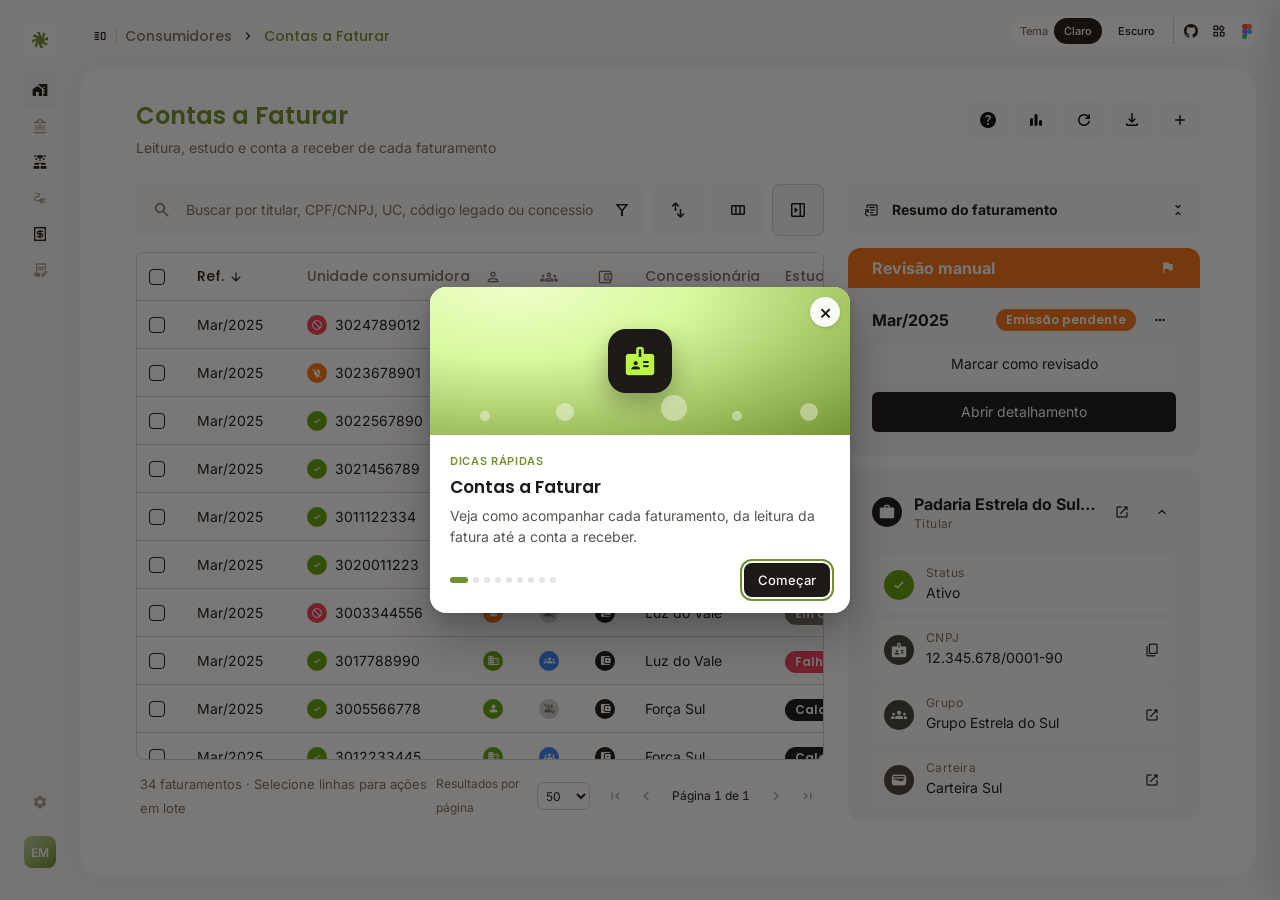
<file: faturamento.html>
<!doctype html>
<html lang="pt-BR">
<head>
<meta charset="utf-8">
<meta name="viewport" content="width=device-width, initial-scale=1">
<title>Contas a Faturar</title>
<link rel="preconnect" href="https://fonts.googleapis.com">
<link rel="preconnect" href="https://fonts.gstatic.com" crossorigin>
<link href="https://fonts.googleapis.com/css2?family=Inter:wght@400;500;600;700&family=Poppins:wght@500;600&display=swap" rel="stylesheet">
<link href="https://fonts.googleapis.com/css2?family=Material+Symbols+Rounded:opsz,wght,FILL,GRAD@20..48,400,0..1,0&family=Material+Symbols+Sharp:opsz,wght,FILL,GRAD@20..48,400,0..1,0&display=block" rel="stylesheet">
<link rel="stylesheet" href="assets/fp.css">
<link rel="stylesheet" href="assets/cf.css?v=1794010000">
<style>
  html,body{margin:0}
  body{background:#fafaf9}
  body.dk{background:#292524}
  .fp.shell{min-height:100vh;background:var(--sec)}
  /* sidebar Enershare (48 px) */
  .sidebar{position:fixed;left:16px;top:16px;bottom:24px;width:48px;display:flex;flex-direction:column;z-index:20}
  .sidebar a{text-decoration:none}
  .sidebar .sb-head,.sidebar .sb-foot{padding:8px}
  .sidebar .sb-brand{width:32px;height:32px;border-radius:8px;background:var(--fg);display:grid;place-items:center}
  .sidebar .sb-content{flex:1}
  .sidebar .sb-sec{padding:8px;display:flex;flex-direction:column}
  .sidebar .sb-item{width:32px;height:36px;border-radius:4px;display:grid;place-items:center;color:var(--ink)}
  .sidebar .sb-item:hover,.sidebar .sb-item.on{background:var(--fsec)}
  .fp.dk .sidebar .sb-item:hover,.fp.dk .sidebar .sb-item.on{background:var(--fg)}
  .sidebar .sb-av{width:32px;height:32px;border-radius:8px;background:linear-gradient(140deg,#c7d9a4,#71902f);display:grid;place-items:center;color:#fff;font:600 12px Inter}
  .page{margin-left:80px;padding:16px 24px 24px 0;display:flex;flex-direction:column;gap:12px;min-height:100vh}
  .topbar{height:40px;padding:0 12px;display:flex;align-items:center;gap:8px}
  .crumb{display:flex;align-items:center;gap:8px;font:500 14px/21px Poppins,sans-serif}
  .crumb a{color:var(--mid);text-decoration:none} .crumb a:hover{color:var(--ink)}
  .crumb .cur{color:var(--brand)}
  .crumb .vsep{width:1px;height:16px;background:var(--border)}
  .card{flex:1;background:var(--fg);border-radius:24px;box-shadow:0 0 40px rgba(0,0,0,.04);padding:32px 56px 56px;display:flex;flex-direction:column;gap:24px;min-width:0}
  .head{display:flex;gap:24px;align-items:flex-start}
  .head .tc{flex:1;min-width:0}
  .head h1{margin:0;font:600 24px/32px Poppins,sans-serif;color:var(--brand)}
  .head p{margin:4px 0 0;color:var(--mid)}
  .head .acts{display:flex;gap:8px}
  .tip{position:relative}
  .tip[data-tip]:hover::after,.tip[data-tip]:focus-visible::after{content:attr(data-tip);position:absolute;top:calc(100% + 6px);right:0;background:var(--ink);color:var(--fg);font:500 12px/16px Inter;padding:6px 8px;border-radius:6px;white-space:nowrap;z-index:30;pointer-events:none}
  .work{display:flex;gap:24px;align-items:flex-start;min-width:0}
  .work .lst{flex:1;min-width:0;display:flex;flex-direction:column;gap:16px}
  .tblw{overflow-x:auto}
  .rail{position:sticky;top:16px}
  .rail[hidden]{display:none}
  .rail-sc{display:flex;flex-direction:column;gap:12px}
  .rail-sc>*{flex:none}
  .work .lst .tools{gap:8px}
  .empty{padding:48px 16px;text-align:center;color:var(--mid)}
  .spin{animation:fpspin .9s linear infinite;display:inline-block}
  @keyframes fpspin{to{transform:rotate(360deg)}}
  /* pílula do protótipo (igual ao Leitor) */
  .proto{position:fixed;right:16px;top:14px;z-index:30;display:flex;align-items:center;gap:6px;font:500 11px/16px Inter;color:var(--mid);background:var(--fg);border:1px solid var(--fsec);border-radius:999px;padding:3px 3px 3px 10px;box-shadow:0 1px 2px rgba(0,0,0,.04)}
  .proto button{height:26px;padding:0 10px;border-radius:999px;font:500 11px Inter;color:var(--ink)}
  .proto button.on{background:var(--ink);color:var(--fg)}
  .proto .dl{display:flex;align-items:center;gap:2px;padding-left:4px;margin-left:2px;border-left:1px solid var(--border)}
  .proto .dlk{width:26px;height:26px;border-radius:999px;display:grid;place-items:center;color:var(--ink);text-decoration:none}
  .proto .dlk:hover{background:var(--fsec)}
  .proto .dlk svg{width:14px;height:14px}
  .proto .dlk svg[viewBox="0 0 38 57"]{width:10px;height:15px}
  /* desktop: a página não rola; a tabela e o resumo rolam cada um no seu espaço */
  @media (min-width:901px){
    body{overflow:hidden}
    .page{height:100vh;box-sizing:border-box;min-height:0}
    .card{min-height:0}
    .work{flex:1;min-height:0;align-items:stretch}
    .work .lst{min-height:0}
    #vList{flex:1;min-height:0;display:flex;flex-direction:column}
    .tblw{flex:1;min-height:0;display:flex;flex-direction:column;overflow:visible}
    .fp .tbl{flex:0 1 auto;min-height:0;overflow:auto;overscroll-behavior:contain}
    .fp .tbl .tr.th{position:sticky;top:0;z-index:2;background:var(--fg)}
    .fp .rail{position:static;min-height:0;gap:12px}
    .rail>.rbar{flex:none}
    .rail-sc{flex:1;min-height:0;overflow-y:auto;overscroll-behavior:contain;scrollbar-width:thin;border-radius:12px}
  }
  /* ===== mobile (<768) no padrão da listagem do Leitor (index.html) ===== */
  .mmenu{display:none}
  .mpag,.m-only{display:none}
  @media (max-width:767px){ .m-only{display:inline} }
  @media (max-width:767px){
    .sidebar,.topbar{display:none!important}
    .page{margin:0!important;padding:0 0 96px!important;gap:0!important}
    .card{border-radius:0!important;box-shadow:none!important;padding:0!important;gap:0!important}
    .head{position:sticky;top:0;z-index:15;background:var(--fg);align-items:center;gap:8px;padding:16px 8px;border-bottom:1px solid var(--fsec)}
    .mmenu{display:grid;place-items:center;width:56px;height:56px;border-radius:8px;flex:none;color:var(--ink)}
    .mmenu .msr{font-size:24px}
    .head h1{margin:0;font:600 16px/24px Poppins,sans-serif}
    .head p{margin:0;font:500 10px/13px Geist,Inter,sans-serif;text-transform:uppercase;letter-spacing:.02em;white-space:nowrap;overflow:hidden;text-overflow:ellipsis}
    .head .acts{gap:0}
    .head .sq{width:56px;height:56px;background:transparent}
    .head .sq.m-off{display:none}
    .head .tip[data-tip]:hover::after{display:none}
    .work{padding:24px;gap:24px}
    .work .lst{gap:16px}
    .tools{gap:8px}
    #bRail,.rail{display:none!important}
    .fp .frow{flex-wrap:nowrap;overflow-x:auto;margin-right:-24px;padding-right:24px;scrollbar-width:none}
    .fp .frow::-webkit-scrollbar{display:none}
    .fp .frow>*{flex:none}
    /* nada passa da largura da tela: só a tabela e os filtros rolam de lado */
    .work,.work .lst,#vList,.tblw{min-width:0;max-width:100%}
    .fp .tools .field{flex:1;min-width:0}
    .fp .tools .field input{min-width:0;width:100%;text-overflow:ellipsis}
    .fp .tools>button{flex:none}
    .tblw{overflow-x:auto;-webkit-overflow-scrolling:touch}
    /* Titular logo depois da seleção, como no Leitor; colunas com largura fixa e rolagem lateral */
    .fp .tbl .tr{grid-template-columns:48px 200px 170px 160px 200px 110px 150px 48px 56px!important;width:max-content;min-width:100%}
    .tr>.c-ck{order:0} .tr>.c-tit{order:1} .tr>.c-rec{order:2} .tr>.c-eta{order:3} .tr>.c-uc{order:4} .tr>.c-ref{order:5} .tr>.c-est{order:6} .tr>.c-rev{order:7} .tr>.c-act{order:8}
    /* listagem no padrão mobile do Cadastro (Titulares): um "+" no header, busca com funil, tabela só com texto, paginação embaixo */
    .head .acts{margin-right:16px}
    .head .sq{width:36px!important;height:36px!important;border-radius:999px;background:var(--fsec)!important}
    .head .sq .msr{font-size:20px}
    #bSort,#bCols{display:none!important}
    .fp .tr.row{min-height:56px}
    .fp .tr.row>div.cel .ent{background:transparent;padding:0;min-height:0}
    .fp .ent .ic,.fp .ent .grp,.fp .ust,.fp .ent .t .s{display:none}
    .fp .ent .t div{font-size:14px}
    .fp .tfoot{padding-top:16px;gap:12px}
    .fp .tfoot .d-only{display:none}
    .fp .tfoot #count{flex:1;min-width:0;overflow:hidden;text-overflow:ellipsis;white-space:nowrap}
    .mpag{display:flex;gap:8px;flex:none}
    .mpag .b{height:32px;padding:0 12px;font-size:13px;background:var(--fg);border:1px solid var(--fsec);color:var(--mid);opacity:1}
    .fp .bulk{left:12px;right:12px;width:auto;transform:none;bottom:calc(12px + env(safe-area-inset-bottom))}
    .fp .bulk.on{transform:none}
  }
  @media (max-width:900px){
    .sidebar{display:none}
    .page{margin-left:0;padding:8px 0 96px}
    .card{border-radius:0;padding:24px 16px}
    .work{flex-direction:column}
    .rail{position:static;width:100%}
    .proto{top:auto;bottom:12px;right:12px;left:12px;justify-content:center;flex-wrap:wrap}
    .tools{gap:8px}
  }
</style>
<script src="assets/toast.js"></script>
</head>
<body>
<div class="fp shell" id="app" data-fp-root>

<nav class="sidebar" aria-label="Menu principal">
  <div class="sb-head"><a class="sb-brand" href="index.html" aria-label="Enershare"><svg width="16" height="16" viewBox="0 0 16 16" fill="none" aria-hidden="true"><path d="M7.98755 0.0722733C8.21864 1.12089 8.45227 2.15362 8.71118 2.93555C8.84282 3.33304 8.98251 3.67018 9.13403 3.91309C9.28312 4.15207 9.45604 4.3197 9.66138 4.3379C9.79849 4.35053 9.93839 4.29404 10.0784 4.15919C10.2173 4.02523 10.3619 3.80915 10.5129 3.49024C10.8077 2.86795 11.1355 1.83339 11.4983 0.188484L13.6077 2.29786C13.0275 3.20033 12.4647 4.09355 12.0959 4.82813C11.9084 5.20176 11.769 5.5387 11.7043 5.81739C11.6408 6.0915 11.6442 6.33196 11.7747 6.49024C11.8626 6.59711 12.0018 6.6565 12.1965 6.66016C12.39 6.66372 12.6455 6.61265 12.9788 6.49317C13.6291 6.26001 14.5955 5.75727 16.0198 4.84571V7.88184C14.9762 8.10809 13.95 8.34044 13.1731 8.59864C12.7781 8.72994 12.4429 8.86933 12.2014 9.02052C11.9639 9.16925 11.7972 9.34187 11.7786 9.54591L11.7756 9.58009L11.7815 9.58497C11.7805 9.71008 11.8344 9.83758 11.9563 9.96485C12.0895 10.1039 12.3043 10.2484 12.6223 10.3994C13.243 10.6941 14.2759 11.022 15.9182 11.3848L13.8176 13.4893C12.9204 12.9093 12.0304 12.3478 11.2981 11.9805C10.9255 11.7936 10.5895 11.6551 10.3118 11.5908C10.0386 11.5276 9.79876 11.5307 9.64185 11.6611C9.5352 11.7491 9.47647 11.8883 9.4729 12.083C9.46942 12.2766 9.52015 12.5323 9.63989 12.8662C9.87412 13.5193 10.3795 14.4913 11.2971 15.9258H7.99634C7.76523 14.8544 7.53205 13.8 7.27563 13.0107C7.14529 12.6095 7.00759 12.2719 6.85864 12.0342C6.7128 11.8014 6.54092 11.6401 6.33521 11.6445C6.12824 11.649 5.95036 11.8192 5.7981 12.0606C5.64255 12.3071 5.49751 12.6525 5.36353 13.0566C5.10702 13.8305 4.88579 14.8357 4.70337 15.8154L2.40942 13.5215C3.00475 12.599 3.58617 11.6862 3.96313 10.9453C4.15462 10.5689 4.29596 10.2324 4.35864 9.95899C4.41228 9.72483 4.41312 9.51474 4.31274 9.3711L4.26294 9.31348C4.11288 9.1699 3.8672 9.16356 3.58911 9.22559C3.30512 9.28894 2.95975 9.43029 2.58032 9.62012C1.85394 9.98358 0.989455 10.5341 0.170166 11.0947V7.89259C1.24377 7.65663 2.29999 7.423 3.09009 7.16602C3.49168 7.0354 3.82985 6.89749 4.06763 6.74805C4.3007 6.60157 4.46129 6.42789 4.4563 6.22071C4.45158 6.01393 4.28194 5.83634 4.04126 5.68458C3.79523 5.52946 3.45036 5.38558 3.04712 5.25196C2.27515 4.99615 1.2727 4.77478 0.295166 4.58985L2.57544 2.31153C3.49287 2.90182 4.39835 3.47606 5.13306 3.84864C5.50652 4.03801 5.84104 4.17745 6.11255 4.23927C6.37836 4.29975 6.61174 4.29182 6.75317 4.14454C6.8961 3.9969 6.9027 3.75389 6.84106 3.47852C6.778 3.19692 6.63814 2.85313 6.44946 2.47559C6.08821 1.75274 5.53959 0.891472 4.98169 0.0722733H7.98755Z" fill="#71902F" stroke="#71902F" stroke-width=".145"/></svg></a></div>
  <div class="sb-content">
    <div class="sb-sec">
      <a class="sb-item on" href="faturamento.html" title="Contas a Faturar" aria-current="page"><span class="mss fill">badge</span></a>
      <a class="sb-item" href="#" title="Contratos"><span class="mss fill">menu_book</span></a>
      <a class="sb-item" href="faturamento-pendente.html" title="Tickets"><span class="mss fill">confirmation_number</span></a>
      <a class="sb-item" href="index.html" title="Leitor de Faturas"><span class="mss fill">electric_meter</span></a>
      <a class="sb-item" href="faturamento-usinas.html" title="Faturamento de Usinas"><span class="mss fill">wind_power</span></a>
      <a class="sb-item" href="#" title="Pré-cadastro"><span class="mss fill">fact_check</span></a>
    </div>
    <div class="sb-sec"><a class="sb-item" href="#" title="Equipe"><span class="mss fill">diversity_3</span></a></div>
  </div>
  <div class="sb-foot"><div class="sb-av" aria-label="Você">EM</div></div>
</nav>
<script src="assets/sidebar.js?v=1793818607"></script><script src="assets/rs-fold.js?v=1794000000"></script>

<div class="page">
  <div class="topbar">
    <nav class="crumb" aria-label="Você está em"><span class="msr" aria-hidden="true">vertical_split</span><span class="vsep"></span><a href="#">Consumidores</a><span class="msr" aria-hidden="true">chevron_right</span><span class="cur" aria-current="page">Contas a Faturar</span></nav>
  </div>

  <main class="card">
    <div class="head">
      <button class="mmenu" id="mmenu" data-a="toast" data-msg="Menu fora do escopo do protótipo." aria-label="Abrir menu"><span class="msr">menu</span></button>
      <div class="tc"><h1>Contas a Faturar</h1><p>Leitura, estudo e conta a receber de cada faturamento</p></div>
      <div class="acts">
        <button class="sq tip m-off" data-tip="Indicadores" aria-label="Indicadores" data-a="toast" data-msg="Abriria o dashboard de faturamento"><span class="msr">bar_chart</span></button>
        <button class="sq tip m-off" data-tip="Atualizar" aria-label="Atualizar" data-a="toast" data-msg="Lista atualizada"><span class="msr">refresh</span></button>
        <button class="sq tip m-off" data-tip="Exportar" aria-label="Exportar" data-a="expmenu" aria-haspopup="menu"><span class="msr">download</span></button>
        <button class="sq tip" data-tip="Adicionar faturas (Leitor de Faturas)" aria-label="Adicionar faturas no Leitor de Faturas" data-a="incmenu"><span class="msr">add</span></button>
      </div>
    </div>

        <div class="work">
      <div class="lst">
        <div class="tools">
          <label class="field"><span class="msr" aria-hidden="true">search</span><input id="q" placeholder="Buscar por titular, CPF/CNPJ, UC, código legado ou concessionária" aria-label="Buscar" autocomplete="off"><button class="ib" type="button" id="bFlt" aria-label="Mostrar ou esconder filtros" aria-pressed="true"><span class="msr fill">filter_alt</span></button></label>
          <button class="sq52 tip" id="bSort" data-a="sortmenu" data-tip="Ordenar" aria-label="Ordenar" aria-haspopup="menu"><span class="msr">swap_vert</span></button>
          <button class="sq52 tip" id="bCols" data-a="colmenu" data-tip="Colunas" aria-label="Mostrar ou ocultar colunas" aria-haspopup="menu" aria-expanded="false"><span class="msr">view_column</span></button>
          <button class="sq52 on tip" id="bRail" data-tip="Resumo do faturamento" aria-label="Resumo do faturamento" aria-pressed="true"><span class="msr">right_panel_close</span></button>
        </div>
        <div class="frow" id="frow"></div>
        <div id="vList"><div class="tblw"><div class="tbl" id="tbl" role="table" aria-label="Contas a faturar"></div></div>
        <div class="tfoot"><span id="count"></span><span class="pag d-only" id="pag" aria-label="Paginação"></span><span class="mpag" id="mpag" aria-label="Paginação"></span></div></div>
      </div>
      <aside class="rail" id="rail" aria-label="Resumo do faturamento"></aside>
    </div>
  </main>
</div>

<!-- barra de ações em lote -->
<div class="bulk" id="bulk" role="toolbar" aria-label="Ações em lote">
  <span class="n" id="bulkN"></span><span class="vs"></span>
  <span class="bulk-a" id="bulkA"></span>
  <button class="ib" data-bulk="limpar" aria-label="Limpar seleção"><span class="msr">close</span></button>
</div>

<div class="pop" id="pop" hidden role="menu"></div>
<div class="dw-ov" id="dwOv"></div>
<aside class="dw" id="dw" role="dialog" aria-modal="true" aria-labelledby="dwT"></aside>

<div class="proto" aria-label="Opções do protótipo">Tema
  <button data-th="light" class="on">Claro</button><button data-th="dark">Escuro</button>
  <span class="dl">
    <a class="dlk" href="https://github.com/bourdonner/leitor-faturas-prototipo" target="_blank" rel="noopener" aria-label="Código no GitHub" title="Código no GitHub"><svg viewBox="0 0 16 16" fill="currentColor" aria-hidden="true"><path d="M8 0C3.58 0 0 3.58 0 8c0 3.54 2.29 6.53 5.47 7.59.4.07.55-.17.55-.38 0-.19-.01-.82-.01-1.49-2.01.37-2.53-.49-2.69-.94-.09-.23-.48-.94-.82-1.13-.28-.15-.68-.52-.01-.53.63-.01 1.08.58 1.23.82.72 1.21 1.87.87 2.33.66.07-.52.28-.87.51-1.07-1.78-.2-3.64-.89-3.64-3.95 0-.87.31-1.59.82-2.15-.08-.2-.36-1.02.08-2.12 0 0 .67-.21 2.2.82.64-.18 1.32-.27 2-.27.68 0 1.36.09 2 .27 1.53-1.04 2.2-.82 2.2-.82.44 1.1.16 1.92.08 2.12.51.56.82 1.27.82 2.15 0 3.07-1.87 3.75-3.65 3.95.29.25.54.73.54 1.48 0 1.07-.01 1.93-.01 2.2 0 .21.15.46.55.38A8.013 8.013 0 0016 8c0-4.42-3.58-8-8-8z"/></svg></a>
    <a class="dlk" href="faturamento-v1.html" target="_blank" rel="noopener" aria-label="Versão anterior" title="Versão anterior"><span class="msr" aria-hidden="true">widgets</span></a>
    <a class="dlk" href="https://www.figma.com/design/EwAXXXwHEhfBp9L7N02InG/Faturamento?node-id=1315-128274" target="_blank" rel="noopener" aria-label="Telas no Figma" title="Telas no Figma"><svg viewBox="0 0 38 57" aria-hidden="true"><path fill="#1abcfe" d="M19 28.5a9.5 9.5 0 1119 0 9.5 9.5 0 01-19 0z"/><path fill="#0acf83" d="M0 47.5A9.5 9.5 0 019.5 38H19v9.5a9.5 9.5 0 11-19 0z"/><path fill="#ff7262" d="M19 0v19h9.5a9.5 9.5 0 100-19H19z"/><path fill="#f24e1e" d="M0 9.5A9.5 9.5 0 009.5 19H19V0H9.5A9.5 9.5 0 000 9.5z"/><path fill="#a259ff" d="M0 28.5A9.5 9.5 0 009.5 38H19V19H9.5A9.5 9.5 0 000 28.5z"/></svg></a>
  </span>
</div>
</div>

<script src="assets/cf.js?v=1794010000"></script>
<script>CF.mountScreen();</script>
<script src="assets/tour.js?v=1793818607"></script>
</body>
</html>
</file>
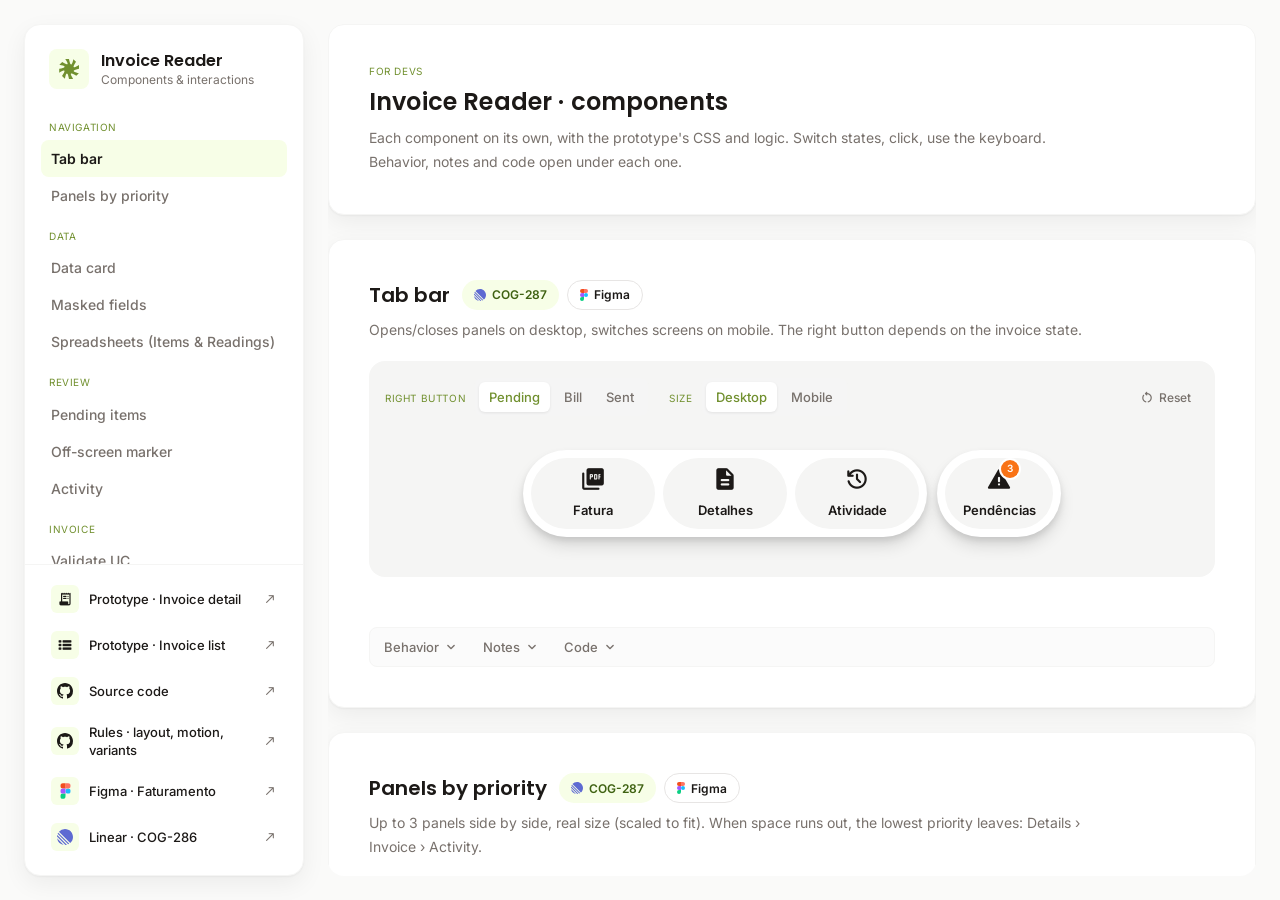
<file: interacoes.html>
<!doctype html>
<html lang="en">
<head>
<meta charset="utf-8">
<meta name="viewport" content="width=device-width, initial-scale=1">
<title>Invoice Reader · Components</title>
<link rel="preconnect" href="https://fonts.googleapis.com">
<link rel="preconnect" href="https://fonts.gstatic.com" crossorigin>
<link href="https://fonts.googleapis.com/css2?family=Inter:wght@400;500;600;700&family=Poppins:wght@500;600&family=JetBrains+Mono:wght@400;600&display=swap" rel="stylesheet">
<link href="https://fonts.googleapis.com/css2?family=Material+Symbols+Rounded:opsz,wght,FILL,GRAD@20..48,300..600,0..1,0&family=Material+Symbols+Sharp:opsz,wght,FILL,GRAD@20..48,400,0..1,0&display=block" rel="stylesheet">
<link rel="stylesheet" href="assets/componentes.css">
<style>
/* ---------- casca no estilo do painel "Dev resources" do Figma (1919:20012):
   caixas brancas, raio 16, borda foreground:secondary #f5f5f4, sombra suave ---------- */
:root{--ink:#1c1917;--ink2:#0c0a09;--mid:#78716c;--s400:#a8a29e;--border:#d6d3d1;--s200:#e7e5e4;--s100:#f5f5f4;--s50:#fafaf9;--brand:#71902f;
  --box-shadow:0 1px 2px rgba(0,0,0,.04),0 8px 24px rgba(0,0,0,.06)}
*{box-sizing:border-box}
html,body{margin:0;height:100%}
body{font-family:Inter,system-ui,sans-serif;color:var(--ink);background:var(--s50);font-size:14px;-webkit-font-smoothing:antialiased;overflow:hidden}
button{font:inherit;color:inherit;background:none;border:0;cursor:pointer;padding:0}
.mss,.msr,.pg-ms{font-weight:400;font-style:normal;line-height:1;display:inline-block;white-space:nowrap;-webkit-font-smoothing:antialiased;user-select:none;font-size:16px}
.mss{font-family:"Material Symbols Sharp";font-variation-settings:"FILL" 0,"wght" 400,"GRAD" 0,"opsz" 20}
.msr,.pg-ms{font-family:"Material Symbols Rounded";font-variation-settings:"FILL" 0,"wght" 400,"GRAD" 0,"opsz" 20}
.fill{font-variation-settings:"FILL" 1,"wght" 400,"GRAD" 0,"opsz" 20}
.box{background:#fff;border:1px solid var(--s100);border-radius:16px;box-shadow:var(--box-shadow)}
.app{display:grid;grid-template-columns:280px minmax(0,1fr);gap:24px;height:100vh;padding:24px}
/* sidebar = lista de componentes */
.side{display:flex;flex-direction:column;min-height:0;overflow:hidden}
.side-h{display:flex;align-items:center;gap:12px;padding:24px 24px 16px}
.side-h .lg{width:40px;height:40px;border-radius:8px;background:#f7fee7;display:grid;place-items:center;flex:none}
.side-h b{display:block;font:600 16px/1.3 Poppins,Inter,sans-serif}
.side-h span{display:block;font-size:12px;color:var(--mid)}
.toc{flex:1;overflow:auto;padding:0 16px 16px}
.toc .grp{font:400 10px/1.32 Inter;text-transform:uppercase;letter-spacing:.06em;color:var(--brand);margin:16px 8px 6px}
.toc a{display:block;padding:8px 10px;border-radius:8px;text-decoration:none;color:var(--mid);font-weight:500;font-size:14px;line-height:1.5}
.toc a:hover{background:var(--s50);color:var(--ink)}
.toc a.on{background:#f7fee7;color:var(--ink);font-weight:600}
/* conteúdo */
.sheet{min-height:0;overflow:auto;scroll-behavior:smooth;scroll-padding-top:0;border-radius:16px}
#main{padding:0 0 24px}
/* topo no padrão do painel Dev resources */
.eyebrow{font:400 10px/1.32 Inter;letter-spacing:.06em;color:var(--brand);text-transform:uppercase}
.intro h1{font:600 24px/1.33 Poppins,Inter,sans-serif;letter-spacing:.15px;color:var(--ink);margin:8px 0}
.intro p{color:var(--mid);margin:0;max-width:720px;line-height:1.7}
.res{display:grid;grid-template-columns:repeat(auto-fill,minmax(300px,1fr));gap:16px;margin-top:24px}
.rcard{display:flex;align-items:center;gap:16px;padding:24px;background:var(--s50);border:1px solid var(--s100);border-radius:16px;text-decoration:none;color:var(--ink);transition:background .15s,box-shadow .15s}
.rcard:hover{background:#fff;box-shadow:var(--box-shadow)}
.rcard .ri{width:48px;height:48px;border-radius:8px;background:#f7fee7;display:grid;place-items:center;flex:none}
.rcard .ri .msr{font-size:24px}
.rcard .rt{flex:1;min-width:0;display:flex;flex-direction:column;gap:4px}
.rcard .rt b{font:700 16px/1.5 Inter}
.rcard .rt span{font-size:14px;line-height:1.7;color:var(--mid);text-decoration:underline;white-space:nowrap;overflow:hidden;text-overflow:ellipsis}
.rcard .msr.go{font-size:24px}
/* atalhos no fim da sidebar: botões compactos (ícone/logo + nome + ↗) */
.side-links{display:flex;flex-direction:column;gap:2px;padding:12px 16px 16px;border-top:1px solid var(--s100)}
.side-links .rcard{gap:10px;padding:8px 10px;background:none;border:0;border-radius:8px}
.side-links .rcard:hover{background:var(--s50);box-shadow:none}
.side-links .rcard .ri{width:28px;height:28px;border-radius:6px}
.side-links .rcard .ri .msr{font-size:16px}
.side-links .rcard .ri svg{transform:scale(.8)}
.side-links .rcard .rt b{font:500 13px/1.4 Inter;color:var(--ink)}
.side-links .rcard .rt span{display:none}
.side-links .rcard .msr.go{font-size:14px;color:var(--mid)}
.chip{display:inline-flex;align-items:center;gap:6px;height:30px;padding:0 12px;border-radius:999px;background:var(--s100);font-weight:600;font-size:12px;color:var(--ink);text-decoration:none;white-space:nowrap}
.chip.iss{background:#f7fee7;color:#3f6212}
.chip.fig{background:#fff;border:1px solid var(--s200,#e7e5e4)}
.chip.fig:hover{background:var(--s100)}
section.cmp{margin-top:24px;padding:40px;scroll-margin-top:0}
.cmp-h{display:flex;align-items:center;gap:12px;flex-wrap:wrap}
.cmp-h h3{font:600 20px/1.2 Poppins,Inter,sans-serif;margin:0;color:var(--ink)}
.tags{display:flex;gap:8px;flex-wrap:wrap}
.lead{color:var(--mid);margin:8px 0 20px;max-width:760px;line-height:1.7}
.ctrls{display:flex;flex-wrap:wrap;gap:12px 20px;align-items:center;margin-bottom:12px}
.ctrls .k{font:400 10px/1 Inter;color:var(--brand);text-transform:uppercase;letter-spacing:.06em;margin-right:8px}
.seg,.ptabs{display:inline-flex;gap:4px;padding:4px;background:rgba(245,245,244,.4);border:1px solid var(--s100);border-radius:8px;flex-wrap:wrap}
.seg button,.ptab{height:30px;padding:0 10px;border-radius:6px;font:500 13px Inter,sans-serif;color:var(--mid)}
.seg button:hover,.ptab:hover{color:var(--ink)}
.seg button.on,.ptab.on{background:#fff;color:var(--brand);box-shadow:0 1px 3px rgba(0,0,0,.08)}
.ptabs.sm .ptab{height:26px;font-size:12px}
.cbtn{height:36px;padding:0 12px;border-radius:6px;border:1px solid var(--border);background:#fff;font:400 13px Inter,sans-serif;color:var(--ink)}
.cbtn:hover{background:var(--s50)}
.reset{margin-left:auto;font:500 12px Inter,sans-serif;color:var(--mid);display:inline-flex;gap:4px;align-items:center;height:30px;padding:0 8px;border-radius:6px}
.reset:hover{background:var(--s100);color:var(--ink)}
.stage{background:var(--s100);border-radius:16px} /* caixa do componente: seletor de estados em cima, demo embaixo (sem overflow: não corta sombra) */
.stage.white{background:#fff;border:1px solid var(--s100)} /* componentes que ficam na folha branca */
.stage .ctrls{margin:0;padding:16px 16px 0}
.canvas{position:relative;border-radius:16px;padding:32px 24px 40px;min-height:160px;display:flex;justify-content:center;align-items:center;overflow:auto}
.canvas.top{align-items:flex-start}
.log{font-size:12px;color:var(--mid);margin-top:8px;min-height:18px}
.log b{color:var(--ink);font-weight:600}
.dt{margin-top:24px;display:flex;flex-direction:column;gap:12px}
.dt .ptab::after{content:"expand_more";font-family:"Material Symbols Rounded";font-size:16px;margin-left:4px;vertical-align:-3px;display:inline-block;transition:transform .15s}
.dt .ptab.on::after{transform:rotate(180deg)}
.dpane[hidden]{display:none}
table.bh{width:100%;border-collapse:collapse;font-size:13px}
table.bh td{padding:10px 12px;border-bottom:1px solid var(--s100);vertical-align:top;line-height:1.5}
table.bh td:first-child{color:var(--mid);width:38%;padding-left:0}
ul.nt{margin:0;padding-left:18px;font-size:13px;display:flex;flex-direction:column;gap:8px;line-height:1.5;max-width:900px}
code{font:500 12px/1 'JetBrains Mono',ui-monospace,Consolas,monospace;background:var(--s100);padding:2px 5px;border-radius:4px}
.code-h{display:flex;align-items:center;gap:12px;margin-bottom:8px}
.code-src{font-size:12px;color:var(--mid);flex:1}
.copy{height:28px;padding:0 8px;border-radius:6px;background:var(--s50);display:inline-flex;align-items:center;gap:4px;font-size:12px}
.copy:hover{background:var(--s100)}
pre.code{margin:0;background:var(--s50);border:1px solid var(--s100);border-radius:12px;padding:16px;max-height:440px;overflow:auto}
pre.code code{background:none;padding:0;font:400 12px/1.65 'JetBrains Mono',ui-monospace,Consolas,monospace;color:#44403c;white-space:pre}
.k-t{color:#3f6212;font-weight:600} .k-a{color:#0369a1;font-style:normal} .k-s{color:#9a3412} .k-c{color:var(--s400)}
.phone{position:relative;width:393px;height:720px;border-radius:36px;background:#fff;box-shadow:0 1px 3px rgba(0,0,0,.06),0 12px 32px -8px rgba(0,0,0,.18);overflow:hidden;flex:none} /* só sombra, sem moldura grossa; o canvas tem padding para a sombra não ser cortada */
@media (max-width:1000px){body{overflow:auto}.app{grid-template-columns:1fr;height:auto;padding:12px}.side{max-height:none}.sheet{overflow:visible}#main{padding:24px 16px 80px}section.cmp{padding:20px}.canvas{justify-content:flex-start}}
</style>
<script src="assets/toast.js"></script>
<script src="assets/daterange.js"></script>
<script src="assets/scrollfade.js"></script>
<script src="assets/select.js"></script>
</head>
<body>
<div class="app">
  <aside class="side box" aria-label="Components">
    <div class="side-h"><span class="lg" id="lg"></span><div><b>Invoice Reader</b><span>Components &amp; interactions</span></div></div>
    <nav class="toc" id="navl"></nav>
    <div class="side-links" aria-label="Links">
          <a class="rcard" href="detalhe.html"><span class="ri"><span class="msr fill">receipt_long</span></span><span class="rt"><b>Prototype · Invoice detail</b><span>…/leitor-faturas-prototipo/detalhe.html</span></span><span class="msr go">north_east</span></a>
          <a class="rcard" href="index.html"><span class="ri"><span class="msr fill">view_list</span></span><span class="rt"><b>Prototype · Invoice list</b><span>bourdonner.github.io/leitor-faturas-prototipo</span></span><span class="msr go">north_east</span></a>
          <a class="rcard" href="https://github.com/bourdonner/leitor-faturas-prototipo"><span class="ri"><svg viewBox="0 0 16 16" width="20" height="20" fill="#1c1917" aria-hidden="true"><path d="M8 0C3.58 0 0 3.58 0 8c0 3.54 2.29 6.53 5.47 7.59.4.07.55-.17.55-.38 0-.19-.01-.82-.01-1.49-2.01.37-2.53-.49-2.69-.94-.09-.23-.48-.94-.82-1.13-.28-.15-.68-.52-.01-.53.63-.01 1.08.58 1.23.82.72 1.21 1.87.87 2.33.66.07-.52.28-.87.51-1.07-1.78-.2-3.64-.89-3.64-3.95 0-.87.31-1.59.82-2.15-.08-.2-.36-1.02.08-2.12 0 0 .67-.21 2.2.82.64-.18 1.32-.27 2-.27.68 0 1.36.09 2 .27 1.53-1.04 2.2-.82 2.2-.82.44 1.1.16 1.92.08 2.12.51.56.82 1.27.82 2.15 0 3.07-1.87 3.75-3.65 3.95.29.25.54.73.54 1.48 0 1.07-.01 1.93-.01 2.2 0 .21.15.46.55.38A8.013 8.013 0 0016 8c0-4.42-3.58-8-8-8z"/></svg></span><span class="rt"><b>Source code</b><span>github.com/bourdonner/leitor-faturas-prototipo</span></span><span class="msr go">north_east</span></a>
          <a class="rcard" href="https://github.com/bourdonner/leitor-faturas-prototipo/blob/main/REGRAS.md"><span class="ri"><svg viewBox="0 0 16 16" width="20" height="20" fill="#1c1917" aria-hidden="true"><path d="M8 0C3.58 0 0 3.58 0 8c0 3.54 2.29 6.53 5.47 7.59.4.07.55-.17.55-.38 0-.19-.01-.82-.01-1.49-2.01.37-2.53-.49-2.69-.94-.09-.23-.48-.94-.82-1.13-.28-.15-.68-.52-.01-.53.63-.01 1.08.58 1.23.82.72 1.21 1.87.87 2.33.66.07-.52.28-.87.51-1.07-1.78-.2-3.64-.89-3.64-3.95 0-.87.31-1.59.82-2.15-.08-.2-.36-1.02.08-2.12 0 0 .67-.21 2.2.82.64-.18 1.32-.27 2-.27.68 0 1.36.09 2 .27 1.53-1.04 2.2-.82 2.2-.82.44 1.1.16 1.92.08 2.12.51.56.82 1.27.82 2.15 0 3.07-1.87 3.75-3.65 3.95.29.25.54.73.54 1.48 0 1.07-.01 1.93-.01 2.2 0 .21.15.46.55.38A8.013 8.013 0 0016 8c0-4.42-3.58-8-8-8z"/></svg></span><span class="rt"><b>Rules · layout, motion, variants</b><span>REGRAS.md on GitHub</span></span><span class="msr go">north_east</span></a>
          <a class="rcard" href="https://www.figma.com/design/EwAXXXwHEhfBp9L7N02InG/Faturamento"><span class="ri"><svg viewBox="0 0 38 57" width="13" height="20" aria-hidden="true"><path fill="#1abcfe" d="M19 28.5a9.5 9.5 0 1119 0 9.5 9.5 0 01-19 0z"/><path fill="#0acf83" d="M0 47.5A9.5 9.5 0 019.5 38H19v9.5a9.5 9.5 0 11-19 0z"/><path fill="#ff7262" d="M19 0v19h9.5a9.5 9.5 0 100-19H19z"/><path fill="#f24e1e" d="M0 9.5A9.5 9.5 0 009.5 19H19V0H9.5A9.5 9.5 0 000 9.5z"/><path fill="#a259ff" d="M0 28.5A9.5 9.5 0 009.5 38H19V19H9.5A9.5 9.5 0 000 28.5z"/></svg></span><span class="rt"><b>Figma · Faturamento</b><span>figma.com/design/…/Faturamento</span></span><span class="msr go">north_east</span></a>
          <a class="rcard" href="https://linear.app/cogecom/issue/COG-286"><span class="ri"><svg viewBox="0 0 24 24" width="20" height="20" fill="#5e6ad2" aria-hidden="true"><path d="M2.886 4.18A11.982 11.982 0 0 1 11.99 0C18.624 0 24 5.376 24 12.009c0 3.64-1.62 6.903-4.18 9.105L2.887 4.18ZM1.817 5.626l16.556 16.556c-.524.33-1.075.62-1.65.866L.951 7.277c.247-.575.537-1.126.866-1.65ZM.322 9.163l14.515 14.515c-.71.172-1.443.282-2.195.322L0 11.358a12 12 0 0 1 .322-2.195Zm-.17 4.862 9.823 9.824a12.02 12.02 0 0 1-9.824-9.824Z"/></svg></span><span class="rt"><b>Linear · COG-286</b><span>sub-issues COG-287 to COG-295</span></span><span class="msr go">north_east</span></a>
    </div>
  </aside>
  <div class="sheet" id="sheet">
    <main id="main">
      <div class="intro box" style="padding:40px">
        <div class="eyebrow">For devs</div>
        <h1>Invoice Reader · components</h1>
        <p>Each component on its own, with the prototype's CSS and logic. Switch states, click, use the keyboard. Behavior, notes and code open under each one.</p>
      </div>
    </main>
  </div>
</div>

<!-- ===== JS snippets per component (Code › JS tab) ===== -->
<script type="text/plain" class="snip" data-id="tabbar">
// Tab bar: one item per panel + a right button driven by invoice state
const anim = (el, cls) => {                      // icon bounces (opening) or shrinks (closing)
  el.classList.remove('opening', 'closing'); void el.offsetWidth;
  el.classList.add(cls); setTimeout(() => el.classList.remove(cls), 450);
};
const isOn = k => mobile ? screen === k : k === 'pend' ? pendingCardOpen : visiblePanels.includes(k);

tabBar.querySelectorAll('.tb[data-toggle]').forEach(tb => tb.onclick = () => {
  const k = tb.dataset.toggle;
  if (mobile) { screen = k; anim(tb, 'opening'); render(); return; }   // mobile: one screen at a time
  if (k === 'pend') pendingCardOpen = !pendingCardOpen; else togglePanel(k);
  render(); anim(tb, isOn(k) ? 'opening' : 'closing');
});

// right button
tbPend.hidden = pending.length === 0 || sent;
tbPend.querySelector('.cnt').textContent = pending.length;
tbSend.hidden = !(ucValidated && pending.length === 0 && !sent);

// Faturar: Default → Loading → removed
tbSend.onclick = async () => {
  tbSend.classList.add('busy'); tbSend.setAttribute('aria-busy', 'true');
  tbSend.querySelector('.ic .ms').textContent = 'progress_activity';
  tbSend.lastElementChild.textContent = 'Enviando…';
  await api.sendToBilling(invoiceId);
  sent = true; render();                          // screen becomes read-only
};
</script>
<script type="text/plain" class="snip" data-id="paineis">
// Panels: priority when width runs out
const PRI  = ['det', 'pdf', 'act'];               // Details › Invoice › Activity
const MINW = { det: 520, pdf: 400, act: 284 }, GAP = 24;

const fits = set => set.reduce((w, k) => w + MINW[k], 0) + GAP * Math.max(0, set.length - 1) <= cols.clientWidth;

function visibleSet() {                           // who fits, in priority order
  const v = [];
  PRI.forEach(k => { if (open[k] && fits([...v, k])) v.push(k); });
  return v;
}

function togglePanel(k) {
  if (visibleSet().includes(k)) { open[k] = false; return; }
  open[k] = true;
  // opening a panel that doesn't fit closes others, lowest priority first
  for (const o of [...PRI].reverse().filter(x => x !== k)) {
    if (visibleSet().includes(k)) break;
    open[o] = false;
  }
}

function renderPanels() {
  const v = visibleSet();
  PRI.forEach(k => panel[k].classList.toggle('min', !v.includes(k)));   // .min animates the close
  cols.classList.toggle('no-pdf', !v.includes('pdf'));
  cols.classList.toggle('no-det', !v.includes('det'));
  emptyState.hidden = v.length > 0;                                      // "Nenhum painel aberto"
}
window.addEventListener('resize', renderPanels);
</script>
<script type="text/plain" class="snip" data-id="card">
// Data card: view, edit, pending, corrected, read-only
function editCard(card, editBtn) {
  const row = card.querySelector('.row'), old = row.querySelector('.v').textContent, unit = card.dataset.u;
  card.classList.add('editing');
  const close = document.createElement('span'); close.className = 'ca';
  close.innerHTML = '<button aria-label="Fechar edição">…</button>';
  editBtn.replaceWith(close);                     // close replaces the pencil

  const field = document.createElement('label'); field.className = 'fld';
  const input = document.createElement('input'); input.value = old === '—' ? '' : old;
  const kind = kindOf(old, unit, card.dataset.edit); attachMask(input, kind, { max: old.length });
  // unit inside the field: R$ before, others after
  const row2 = document.createElement('div'); row2.className = 'erow';
  const send = document.createElement('button'); send.className = 'cp send';   // send replaces copy
  row2.append(field, send); row.replaceWith(row2); input.focus(); input.select();

  const finish = save => {
    const value = input.value.trim();
    if (save && value && value !== old && invalid(input, kind)) return;   // red border + toast
    row2.replaceWith(row); close.replaceWith(editBtn); card.classList.remove('editing');
    if (save && value && value !== old) { row.querySelector('.v').textContent = value; save(card.dataset.edit, old, value); }
  };
  send.onclick = () => finish(true);
  close.firstChild.onclick = () => finish(false);
  input.onkeydown = e => { if (e.key === 'Enter') finish(true); if (e.key === 'Escape') finish(false); };
}
// pending: send/Enter resolves → .done (green border), still editable
// read-only: .ro .card .ib.edit { display: none } — copy stays
</script>
<script type="text/plain" class="snip" data-id="mascaras">
// Masks: type from unit, label or the original value format
function kindOf(v, unit, label) {
  if (unit === 'R$') return 'money';
  if (unit === '%') return 'pct';
  if (['kWh', 'kW', 'dias'].includes(unit)) return 'int';
  if (label === 'Constante') return 'dec';
  if (/^\d{2}\/\d{2}\/\d{4}$/.test(v)) return 'date';
  if (/^\d{2}\.\d{3}\.\d{3}\/\d{4}-\d{2}$/.test(v)) return 'cnpj';
  if (/^\d{5}-\d{3}$/.test(v)) return 'cep';
  if (/^(\d{11}-\d ?){4}$/.test(v)) return 'barcode';
  if (/^\d+$/.test(v)) return 'digits';
  return 'text';
}
const PAT = { date: '##/##/####', cnpj: '##.###.###/####-##', cep: '#####-###',
              barcode: '###########-# ###########-# ###########-# ###########-#' };
const NUM = { money: { dec: 2 }, pct: { dec: 2 }, int: { dec: 0 }, dec5: { dec: 5 } };

function applyMask(kind, raw, opt = {}) {
  const d = raw.replace(/\D/g, '');
  if (NUM[kind]) {                                // typed from the right: 512399 → 5.123,99
    const neg = opt.signed && ((raw.match(/[-−]/g) || []).length % 2 === 1);
    if (!d) return neg ? '−' : '';
    const dec = NUM[kind].dec; let n = d.replace(/^0+(?=\d)/, ''), out;
    if (dec) { n = n.padStart(dec + 1, '0'); out = Number(n.slice(0, -dec)).toLocaleString('pt-BR') + ',' + n.slice(-dec); }
    else out = Number(n).toLocaleString('pt-BR');
    return (neg && /[1-9]/.test(d) ? '−' : '') + out;
  }
  if (PAT[kind]) return fmtPat(d, PAT[kind]);
  if (kind === 'digits') return d.slice(0, opt.max || 99);
  if (kind === 'dec') { const v = raw.replace(/[^\d,]/g, ''), i = v.indexOf(','); return i < 0 ? v : v.slice(0, i + 1) + v.slice(i + 1).replace(/,/g, ''); }
  return raw;
}

function validMask(kind, v) {
  if (!v || (NUM[kind] && !/\d/.test(v))) return 'Preencha o valor';
  if (kind === 'date') { const [dd, mm, yy] = v.split('/').map(Number), dt = new Date(yy, mm - 1, dd);
    if (v.length !== 10 || dt.getFullYear() !== yy || dt.getMonth() !== mm - 1 || dt.getDate() !== dd) return 'Data inválida'; }
  if (PAT[kind] && kind !== 'date' && v.length !== PAT[kind].length)
    return { cnpj: 'CNPJ incompleto', cep: 'CEP incompleto', barcode: 'Código de barras incompleto' }[kind];
  return '';
}

function attachMask(input, kind, opt = {}) {
  input.inputMode = NUM[kind] ? 'decimal' : 'numeric';   // numeric keyboard on mobile
  if (PAT[kind]) input.maxLength = PAT[kind].length;
  input.addEventListener('input', () => {
    const v = applyMask(kind, input.value, opt);
    if (v !== input.value) { input.value = v; input.setSelectionRange(v.length, v.length); }
    input.closest('.fld,.ufld,td')?.classList.remove('err');
  });
}
</script>
<script type="text/plain" class="snip" data-id="planilha">
// Line items: in-cell edit, sum check, stable column width
const TOTAL = 4440.13;
const sum = () => Math.round(items.reduce((a, r) => a + (parse(r[7]) || 0), 0) * 100) / 100;

// sum ≠ total → edited cell becomes pending; suggestion = value that closes the sum
function checkSum(r, c) {
  if (c !== 7) return false;                      // Valor column only
  const gap = Math.round((TOTAL - sum()) * 100) / 100; if (!gap) return false;
  pending.push({ cell: [r, 7], kind: 'Moeda', unit: 'R$', why: 'valor que fecha a soma',
    ph: money((parse(items[r][7]) || 0) + gap), hint: 'A soma dos itens não fecha com o total da fatura' });
  return true;
}

// edit without moving the column: old content stays invisible (.ghost) holding the natural width,
// input is absolutely positioned on top; grows (min-width, 180 ms) only if the text doesn't fit
function edit(td) {
  const cs = getComputedStyle(td), w0 = td.clientWidth - parseFloat(cs.paddingLeft) - parseFloat(cs.paddingRight);
  td.classList.add('ed');
  td.innerHTML = `<span class="ghost" aria-hidden="true">${td.innerHTML}</span><input size="1">`;
  const input = td.querySelector('input'), ghost = td.querySelector('.ghost');
  const p = pendingFor(td);
  if (p) { input.value = ''; input.placeholder = p.ph; if (p.why) input.dataset.sug = ''; }   // Tab accepts
  const natural = ghost.getBoundingClientRect().width; ghost.style.minWidth = natural + 'px';
  const fit = () => { const need = textWidth(input.value || input.placeholder, input) + 4; ghost.style.minWidth = (need > w0 ? need : natural) + 'px'; };
  requestAnimationFrame(fit); input.addEventListener('input', fit);
  attachMask(input, COLK[td.dataset.c], { signed: true });
  input.onkeydown = e => { if (e.key === 'Enter') done(true); if (e.key === 'Escape') done(false); e.stopPropagation(); };
  input.onblur = () => done(true);
}
// keys: arrows move (in column order) · Enter/F2/double-click edit · mobile: one tap opens a pending cell

// choice columns (Categoria, Modalidade, Tipo tarifa, Posto): store the system code, show the translated label,
// the menu shows the code as Shortcut (lib: Spreadsheet Cell Type=Select + CMDK Item Wrapped Icons)
const POSTO = { FP: ['Fora ponta', 'FP'], PT: ['Ponta', 'PT'], /* … */ NA: ['Não se aplica', 'NA'] };
function editOption(td, col, old) {
  td.classList.add('ed', 'eds');
  td.innerHTML = `<span class="ghost">${td.innerHTML}</span><select aria-label="${col.h}">` +
    Object.entries(col.options).map(([code, [label, sc]]) =>
      `<option value="${code}" data-sc="${sc || ''}" ${code === old ? 'selected' : ''}>${label}</option>`).join('') + '</select>`;
  const sel = td.querySelector('select');              // select.js draws the Style Guide menu and opens it in the cell
  sel.onchange = () => { if (sel.value !== old) save(td, sel.value, { from: col.options[old][0], to: col.options[sel.value][0] }); };
  // Esc (menu already closed) or blur without change → back to the label, nothing saved
}
// Leituras: same engine, columns Descrição (sticky) · Categoria · Posto tarifário · Leitura anterior · Leitura · Quantidade · Constante; no total row
</script>
<script type="text/plain" class="snip" data-id="pendencias">
// Pending items: floating card (desktop) and list (mobile)
const openItems = () => pending.filter(p => !p.done);

function resolve(p, value, field) {
  if (p.kind !== 'Seleção' && invalid(field, field.dataset.mask)) return;
  p.done = fmt(p, value);                          // "3" in % → "3,00"
  if (p.cell) { items[p.cell[0]][p.cell[1]] = p.done; checkSum(...p.cell); }
  activity.unshift({ type: 'edit', from: '', to: p.done });   // "pendente → value"
  if (!openItems().length) status = 'Sem pendências';         // card hides; Faturar appears
  render(); flash(document.getElementById('c-' + p.id));
}

field.oninput = () => { confirmBtn.disabled = !field.value.trim(); };
field.onkeydown = e => { if (e.key === 'Enter' && field.value.trim()) resolve(p, field.value.trim(), field); };
goToField.onclick = () => { openTab(p.tab); fieldCard.scrollIntoView({ block: 'center', behavior: 'smooth' }); flash(fieldCard); };
if (!ucValidated) body.innerHTML = 'Valide a UC primeiro … [Ir para a UC]';

// Tab on an empty field fills the placeholder suggestion (user still confirms)
document.addEventListener('keydown', e => {
  const t = e.target;
  if (e.key !== 'Tab' || e.shiftKey || !(t instanceof HTMLInputElement) || !t.hasAttribute('data-sug') || t.value.trim() || !t.placeholder) return;
  e.preventDefault();
  t.value = t.placeholder;
  t.dispatchEvent(new Event('input', { bubbles: true }));    // mask + enables Confirmar
  t.dispatchEvent(new Event('change', { bubbles: true }));
}, true);
</script>
<script type="text/plain" class="snip" data-id="marcador">
// Off-screen marker (runs on scroll, resize and transitionend)
function update() {
  const cr = scroller.getBoundingClientRect(), tb = tabBar.getBoundingClientRect();
  const view = { left: cr.left, right: cr.right, top: cr.top,
                 bottom: tb.top < cr.bottom ? Math.min(cr.bottom, tb.top - 8) : cr.bottom };   // minus tab bar
  const marks = [];
  for (const p of openItems()) {
    const el = document.getElementById('c-' + p.id), r = el.getBoundingClientRect();
    let dir = null, x, y;
    const grid = el.closest('.grade');
    if (grid) {                                     // horizontal scroll in the table
      const g = grid.getBoundingClientRect(), sticky = grid.querySelector('.stk').getBoundingClientRect().width;
      const gv = clip({ left: g.left + sticky, right: g.right, top: g.top, bottom: g.bottom }, view);
      const inRows = r.bottom > gv.top && r.top < gv.bottom;
      if (inRows && r.left >= gv.right - 4)      { dir = 'r'; x = gv.right - 18; y = (r.top + r.bottom) / 2; }
      else if (inRows && r.right <= gv.left + 4) { dir = 'l'; x = gv.left + 18;  y = (r.top + r.bottom) / 2; }
    }
    if (!dir) {
      if (r.top >= view.bottom - 4)      { dir = 'd'; y = view.bottom - 22; }
      else if (r.bottom <= view.top + 4) { dir = 'u'; y = view.top + 22; }
      if (dir) x = Math.min(Math.max((r.left + r.right) / 2, view.left + 20), view.right - 20);
    }
    if (dir) marks.push({ p, dir, x, y });
  }
  const ARROW = { r: 'arrow_right', l: 'arrow_left', d: 'arrow_drop_down', u: 'arrow_drop_up' };
  layer.innerHTML = marks.map(m => `<button class="offi ${m.dir}" style="left:${m.x}px;top:${m.y}px" aria-label="Ir para a pendência: ${m.p.label}">
    <span class="b">⚠</span><span class="ms f a">${ARROW[m.dir]}</span></button>`).join('');
  // click: el.scrollIntoView({ behavior: 'smooth', block: 'center', inline: 'center' }) + flash
}
</script>
<script type="text/plain" class="snip" data-id="atividade">
// Activity: timeline, newest first
const icon = e => e.type === 'edit' ? 'edit' : e.type === 'ok' ? 'check' : e.type === 'alert' ? 'warning'
  : { Recebida: 'inbox', 'Lendo fatura': 'hourglass_top', Lida: 'description' }[e.name] || 'radio_button_checked';

const author = u => u.system
  ? `<span class="who sys" data-name="Sistema" aria-label="Feito pelo sistema">${ENERSHARE_LOGO}</span>`
  : `<span class="who" data-name="${u.name}" aria-label="Editado por ${u.name}" style="background:${u.color}">${u.initials}</span>`;

const diff = d => `<div class="dif" aria-hidden="true">
  <span class="o ${d.from ? '' : 'none'}">${d.from || 'pendente'}</span><span class="ms">arrow_forward</span><span class="t">${d.to}</span></div>`;

list.innerHTML = events.map((e, i) => `${i ? '<div class="link"></div>' : ''}
  <div class="ev ${e.isNew ? 'new' : ''} ${e.diff ? 'has-dif' : ''}" ${e.diff ? `tabindex="0" aria-label="${e.name}: de ${e.diff.from || 'pendente'} para ${e.diff.to}"` : ''}>
    <span class="i c-${e.type}"><span class="ms f">${icon(e)}</span></span>${author(e.author || SYSTEM)}
    <div class="n">${e.name}</div><div class="d">${e.date} às ${e.time}</div>${e.diff ? diff(e.diff) : ''}
  </div>`).join('');
// from → to opens via CSS: .ev.has-dif:hover / :focus .dif { max-height: 60px; opacity: 1 }
</script>
<script type="text/plain" class="snip" data-id="identidade">
// Validate UC: assets/identidade.js (same file as the prototype)
// Identity.mount(el, state, onChange)   state = { read, uc, ok, sent }
const u = UCS.find(x => x.uc === S.uc);
const mismatch = !!(u && u.dist !== INVOICE.utility);    // rule: UC utility ≠ invoice utility

const title = mismatch ? 'A unidade não confere com a fatura'
            : S.read ? 'Confirme a unidade da fatura' : 'Vincule a unidade da fatura';
const help  = mismatch ? `A fatura é da ${INVOICE.utility}, mas esta unidade é da ${u.dist}.`
            : S.uc === S.read ? 'Encontrada pela leitura da fatura.' : `Lida na fatura: ${INVOICE.readUc}`;
validateBtn.disabled = !u || mismatch;

// combobox: trigger opens a popover with search + radio options (UC · utility · holder)
trigger.onclick = open;                           // ↓ opens too
search.oninput = () => { active = -1; draw(); };  // filters by UC, utility or holder
search.onkeydown = e => {
  if (e.key === 'ArrowDown' || e.key === 'ArrowUp') { /* move active option */ }
  else if (e.key === 'Enter')  pick(shown[Math.max(active, 0)].uc);
  else if (e.key === 'Escape') close(true);        // focus back to the trigger
};
popover.style.top = (help.offsetTop + help.offsetHeight) + 'px';   // opens below the help text (Figma)

validateBtn.onclick = () => { S.ok = true; onChange('validar'); };  // pill "UC … validada" + Alterar
changeBtn.onclick   = () => { S.ok = false; onChange('alterar'); }; // data locks again
// until validated: .content.wait { opacity: .45; pointer-events: none }
</script>
<script type="text/plain" class="snip" data-id="extrair">
// Extract again: no counter on screen; the count lives in the dialog
function renderHeader() {
  if (sent) { actions.innerHTML = `<span class="sent-by">Enviada por ${who} em ${when}</span>`; return; }
  actions.innerHTML = `<button class="btn outline" id="reExt" ${attempts ? '' : 'disabled title="Sem tentativas restantes"'}>
    <span class="ms">refresh</span>Extrair novamente</button>`;
  reExt.onclick = confirmExtract;
}

function confirmExtract() {
  const ov = document.createElement('div'); ov.className = 'dlg-ov';
  ov.innerHTML = `<div class="dlg" role="alertdialog" aria-modal="true" aria-labelledby="dlgT" aria-describedby="dlgD">
    <h2 id="dlgT">Extrair a fatura novamente?</h2>
    <p id="dlgD">A leitura recomeça do zero e as correções feitas aqui são descartadas.
      ${attempts === 1 ? 'Esta é a última tentativa.' : `Restam ${attempts} de 2 tentativas.`}</p>
    <div class="acts"><button class="btn outline" data-x>Cancelar</button><button class="btn primary" data-y>Extrair novamente</button></div></div>`;
  document.body.appendChild(ov);
  const close = () => { ov.remove(); document.getElementById('reExt')?.focus(); };   // focus back to the button
  ov.querySelector('[data-x]').onclick = close;
  ov.onclick = e => { if (e.target === ov) close(); };
  ov.onkeydown = e => { if (e.key === 'Escape') close(); if (e.key === 'Tab') { /* trap focus in the dialog */ } };
  ov.querySelector('[data-y]').onclick = async () => { close(); await api.extractAgain(invoiceId); attempts--; render(); };
  ov.querySelector('[data-x]').focus();
}
</script>
<script type="text/plain" class="snip" data-id="mobile">
// Mobile: header and tab bar hide on scroll; badges open the header sheet
const setChrome = show => document.documentElement.classList.toggle('chrome-hide', !show);
// CSS: .chrome-hide .m-head { margin-top: calc(var(--mh) * -1) }
//      .chrome-hide .tabbar { transform: translate(-50%, calc(100% + 40px)) }   (280 ms)

const lastTop = new WeakMap();
document.addEventListener('scroll', e => {
  const el = e.target, t = el.scrollTop, prev = lastTop.get(el); lastTop.set(el, t);
  if (!mobile || prev === undefined) return;
  const d = t - prev; if (Math.abs(d) < 4) return;   // horizontal scroll doesn't change scrollTop
  if (t < 8) return setChrome(true);               // top: show
  setChrome(d < 0);                                // up: show · down: hide
}, true);
// switching screens → setChrome(true)

badges.forEach(b => b.onclick = () => { trigger = b; overlay.hidden = false; show('info'); closeBtn.focus(); });
historyBtn.onclick = () => show('activity');      // Activity inside the sheet; ‹ goes back
const closeSheet = () => { overlay.hidden = true; trigger?.focus(); };
overlay.onclick = e => { if (e.target === overlay) closeSheet(); };
document.addEventListener('keydown', e => { if (e.key === 'Escape' && !overlay.hidden) view === 'activity' ? show('info') : closeSheet(); });
</script>
<script type="text/plain" class="snip" data-id="filtro">
// Filters: registry pattern (index.html)
const FILTERS = [
  { k: 'st',   label: 'Situação',       all: 'Todas', opts: statuses },
  { k: 'pend', label: 'Pendências',     all: 'Todas', opts: ['Com pendências', 'Sem pendências', 'Não se aplica'] },
  { k: 'conc', label: 'Concessionária', all: 'Todas', opts: utilities },
  { k: 'env',  label: 'Enviado por',    all: 'Todos', opts: people },
  { k: 'dt',   label: 'Recebida em', date: true, opts: ['Qualquer data', 'Últimos 7 dias', 'Últimos 30 dias'] } ];

function chipHTML(f) {                            // "Label | up to 2 values +N ▾"
  const vals = f.date ? [S.date] : (S.sel[f.k].length ? S.sel[f.k] : [f.all]);
  const shown = vals.slice(0, 2), extra = vals.length - shown.length;
  return `<button class="fchip ${S.open === f.k ? 'open' : ''}" data-fk="${f.k}" aria-haspopup="dialog" aria-expanded="${S.open === f.k}">
    <span class="fl">${f.label}</span><span class="fsep"></span>${shown.map(v => `<span class="fb">${v}</span>`).join('')}
    ${extra ? `<span class="fx">+${extra}</span>` : ''}<span class="msr">expand_more</span></button>`;
}

// checkbox applies and keeps the menu open; date (radio) applies and closes
menu.onclick = e => {
  const f = openFilter, o = e.target.closest('[data-fv]');
  if (e.target.closest('.fclr')) f.date ? S.date = 'Qualquer data' : S.sel[f.k] = [];
  else if (o) f.date ? S.date = o.dataset.fv : S.sel[f.k] = toggle(S.sel[f.k], o.dataset.fv);
  render(); if (!f.date) open(chip(f.k)); else chip(f.k).focus();
};
// funnel shows/hides the row (hidden filters still apply; funnel shows the count)
// "Limpar todos" only with an active filter · Esc or outside click closes
</script>
<script type="text/plain" class="snip" data-id="upload">
// New invoice: review the list, then send; one file at a time
const MAX_FILES = 20, MAX_BYTES = 20 * 1024 * 1024, OK = /^(application\/pdf|image\/(jpeg|png|webp))$/;

function addFiles(list) {
  let extra = 0; const dup = [];
  for (const f of list) {
    if (files.some(x => x.name === f.name && x.bytes === f.size)) { dup.push(f.name); continue; }   // duplicates not added
    if (files.length >= MAX_FILES) { extra++; continue; }
    const it = { name: f.name, bytes: f.size, state: 'ready' };
    if (!OK.test(f.type))         { it.state = 'err'; it.err = 'Formato não aceito. Envie PDF, JPG, PNG ou WebP.'; }
    else if (!f.size)             { it.state = 'err'; it.err = 'Arquivo vazio. Escolha o arquivo de novo.'; }
    else if (f.size > MAX_BYTES)  { it.state = 'err'; it.err = 'Maior que 20 MB. Diminua o arquivo ou tire uma foto da fatura.'; }
    files.push(it);
  }
  if (extra) toast(`Limite de ${MAX_FILES} arquivos por envio. ${extra} ficaram de fora.`);
  else if (dup.length) toast(`${dup[0]} já está na lista.`);
  render();                                       // "Enviar N faturas" counts valid files only
}

async function send() {
  const queue = files.filter(f => f.state !== 'err'); sending = true; files = queue; render();
  for (const f of queue) {                        // sequential: bar + %
    f.state = 'up'; render();
    await upload(f, pct => { f.pct = pct; updateBar(f); });
    f.state = 'done'; render();                   // "Enviada para leitura" + check
  }
  closeModal();                                   // new rows on top as "Lendo fatura", highlighted
}
// drag: dragenter/dragleave counter; drop zone shows "Solte para adicionar N arquivos"
</script>

<script src="assets/identidade.js"></script>
<script src="assets/componentes.js"></script>
<script>document.getElementById('lg').innerHTML='<svg width="20" height="20" viewBox="0 0 16 16" fill="none"><path d="M7.98755 0.0722733C8.21864 1.12089 8.45227 2.15362 8.71118 2.93555C8.84282 3.33304 8.98251 3.67018 9.13403 3.91309C9.28312 4.15207 9.45604 4.3197 9.66138 4.3379C9.79849 4.35053 9.93839 4.29404 10.0784 4.15919C10.2173 4.02523 10.3619 3.80915 10.5129 3.49024C10.8077 2.86795 11.1355 1.83339 11.4983 0.188484L13.6077 2.29786C13.0275 3.20033 12.4647 4.09355 12.0959 4.82813C11.9084 5.20176 11.769 5.5387 11.7043 5.81739C11.6408 6.0915 11.6442 6.33196 11.7747 6.49024C11.8626 6.59711 12.0018 6.6565 12.1965 6.66016C12.39 6.66372 12.6455 6.61265 12.9788 6.49317C13.6291 6.26001 14.5955 5.75727 16.0198 4.84571V7.88184C14.9762 8.10809 13.95 8.34044 13.1731 8.59864C12.7781 8.72994 12.4429 8.86933 12.2014 9.02052C11.9639 9.16925 11.7972 9.34187 11.7786 9.54591L11.7756 9.58009L11.7815 9.58497C11.7805 9.71008 11.8344 9.83758 11.9563 9.96485C12.0895 10.1039 12.3043 10.2484 12.6223 10.3994C13.243 10.6941 14.2759 11.022 15.9182 11.3848L13.8176 13.4893C12.9204 12.9093 12.0304 12.3478 11.2981 11.9805C10.9255 11.7936 10.5895 11.6551 10.3118 11.5908C10.0386 11.5276 9.79876 11.5307 9.64185 11.6611C9.5352 11.7491 9.47647 11.8883 9.4729 12.083C9.46942 12.2766 9.52015 12.5323 9.63989 12.8662C9.87412 13.5193 10.3795 14.4913 11.2971 15.9258H7.99634C7.76523 14.8544 7.53205 13.8 7.27563 13.0107C7.14529 12.6095 7.00759 12.2719 6.85864 12.0342C6.7128 11.8014 6.54092 11.6401 6.33521 11.6445C6.12824 11.649 5.95036 11.8192 5.7981 12.0606C5.64255 12.3071 5.49751 12.6525 5.36353 13.0566C5.10702 13.8305 4.88579 14.8357 4.70337 15.8154L2.40942 13.5215C3.00475 12.599 3.58617 11.6862 3.96313 10.9453C4.15462 10.5689 4.29596 10.2324 4.35864 9.95899C4.41228 9.72483 4.41312 9.51474 4.31274 9.3711L4.26294 9.31348C4.11288 9.1699 3.8672 9.16356 3.58911 9.22559C3.30512 9.28894 2.95975 9.43029 2.58032 9.62012C1.85394 9.98358 0.989455 10.5341 0.170166 11.0947V7.89259C1.24377 7.65663 2.29999 7.423 3.09009 7.16602C3.49168 7.0354 3.82985 6.89749 4.06763 6.74805C4.3007 6.60157 4.46129 6.42789 4.4563 6.22071C4.45158 6.01393 4.28194 5.83634 4.04126 5.68458C3.79523 5.52946 3.45036 5.38558 3.04712 5.25196C2.27515 4.99615 1.2727 4.77478 0.295166 4.58985L2.57544 2.31153C3.49287 2.90182 4.39835 3.47606 5.13306 3.84864C5.50652 4.03801 5.84104 4.17745 6.11255 4.23927C6.37836 4.29975 6.61174 4.29182 6.75317 4.14454C6.8961 3.9969 6.9027 3.75389 6.84106 3.47852C6.778 3.19692 6.63814 2.85313 6.44946 2.47559C6.08821 1.75274 5.53959 0.891472 4.98169 0.0722733H7.98755Z" fill="#71902F"/></svg>';</script>
</body>
</html>
</file>
<file: assets/fp.css>
/* Faturamento Pendente (Tickets) — componentes do Figma Mg4zkZ9Js0HA8NZsiVa2d2, página 35:8027.
   Tokens = variables da Style Guide Enershare (LightMode / DarkMode). Tudo escopado em .fp; .fp.dk = DarkMode. */
.fp{--fg:#fff;--sec:#fafaf9;--fsec:#f5f5f4;--hov2:#f5f5f4;--brand:#71902f;--ink:#1c1917;--ink2:#0c0a09;--ink3:#44403c;--mid:#78716c;--s400:#a8a29e;--border:#d6d3d1;--s200:#e7e5e4;
  --success:#65a30d;--alert:#f97316;--danger:#f43f5e;--rowsel:#f7fee7;--onpri:#fafaf9;--pop:0 10px 15px rgba(0,0,0,.10),0 4px 6px rgba(0,0,0,.10);
  color:var(--ink);font:400 14px/24px Inter,system-ui,sans-serif;-webkit-font-smoothing:antialiased}
.fp.dk{--fg:#0c0a09;--sec:#292524;--fsec:#292524;--hov2:#1c1917;--brand:#baf743;--ink:#f5f5f4;--ink2:#fafaf9;--ink3:#e7e5e4;--mid:#a8a29e;--s400:#78716c;--border:#57534e;--s200:#44403c;
  --success:#a3e635;--alert:#fbbf24;--danger:#f43f5e;--rowsel:#365314;--onpri:#0c0a09;--pop:0 10px 15px rgba(0,0,0,.45),0 4px 6px rgba(0,0,0,.35);color-scheme:dark}
.fp *{box-sizing:border-box}
.fp [hidden]{display:none!important}
.fp button{font:inherit;color:inherit;background:none;border:0;cursor:pointer;padding:0}
.fp .msr,.fp .mss{font-weight:400;font-style:normal;line-height:1;display:inline-block;white-space:nowrap;-webkit-font-smoothing:antialiased;user-select:none;font-size:16px}
.fp .msr{font-family:"Material Symbols Rounded";font-variation-settings:"FILL" 0,"wght" 400,"GRAD" 0,"opsz" 20}
.fp .mss{font-family:"Material Symbols Sharp";font-variation-settings:"FILL" 0,"wght" 400,"GRAD" 0,"opsz" 20}
.fp .fill{font-variation-settings:"FILL" 1,"wght" 400,"GRAD" 0,"opsz" 20}
.fp :focus-visible{outline:2px solid var(--brand);outline-offset:2px}

/* botões */
.fp .b{display:inline-flex;align-items:center;justify-content:center;gap:8px;height:40px;padding:8px 16px;border-radius:6px;font:500 14px/24px Inter;white-space:nowrap}
.fp .b.pri{background:var(--ink);color:var(--onpri)} .fp .b.pri:hover{background:var(--ink3)}
.fp .b.out{background:var(--fg);border:1px solid var(--border);color:var(--ink)} .fp .b.out:hover{background:var(--hov2)}
.fp .b.gh{color:var(--ink)} .fp .b.gh:hover{background:var(--hov2)}
.fp .b.sm{height:32px;padding:4px 10px;font-size:13px}
.fp .b.full{width:100%}
.fp .b:disabled{opacity:.45;cursor:not-allowed}
.fp .b .msr{font-size:18px}
.fp .sq{width:40px;height:40px;border-radius:8px;background:var(--sec);display:grid;place-items:center;color:var(--ink2)}
.fp .sq:hover,.fp .sq.on{background:var(--fsec)}
.fp .sq.on{box-shadow:inset 0 0 0 1px var(--border)}
.fp .sq .msr{font-size:20px}
.fp .ib{width:28px;height:28px;border-radius:6px;display:grid;place-items:center;color:var(--ink)}
.fp .ib:hover{background:var(--hov2)}
.fp .ib.w{background:var(--fg)}
.fp .ib .msr{font-size:18px}

/* badges */
.fp .bdg{display:inline-flex;align-items:center;height:22px;padding:2px 10px;border-radius:9999px;font:600 12px/18px Poppins,sans-serif;white-space:nowrap;color:#fafaf9}
.fp .bdg.b-dark{background:var(--ink);color:var(--onpri)} .fp .bdg.b-alert{background:var(--alert)} .fp .bdg.b-ok{background:var(--success)} .fp .bdg.b-danger{background:var(--danger)} .fp .bdg.b-grey{background:var(--mid);color:var(--fg)}
.fp.dk .bdg.b-alert,.fp.dk .bdg.b-ok{color:#0c0a09}

/* tentativas (AttemptStepper) */
.fp .dots{display:inline-flex;align-items:center;gap:6px}
.fp .dots i{width:8px;height:8px;border-radius:50%;background:var(--s200)}
.fp .dots i.g{background:var(--ink3)} .fp .dots i.o{background:var(--alert)} .fp .dots i.r{background:var(--danger)}
.fp .dots span{font-size:12px;line-height:16px;color:var(--mid);margin-left:2px}
.fp .dots.o span{color:var(--alert)} .fp .dots.r span{color:var(--danger)}

/* busca e filtros (Filter da lib) */
.fp .tools{display:flex;gap:24px;align-items:center}
.fp .field{flex:1;height:52px;border-radius:8px;background:var(--sec);display:flex;align-items:center;gap:12px;padding:0 8px 0 16px}
.fp .field input{flex:1;border:0;background:transparent;font:400 14px/24px Inter;color:var(--ink);outline:none;min-width:0}
.fp .field input::placeholder{color:var(--mid)}
.fp .field .msr{font-size:20px;color:var(--mid)}
.fp .field .ib .msr{color:var(--ink)}
.fp .sq52{width:52px;height:52px;border-radius:8px;background:var(--sec);display:grid;place-items:center;color:var(--ink)}
.fp .sq52:hover{background:var(--fsec)} .fp .sq52.on{background:var(--fsec);box-shadow:inset 0 0 0 1px var(--border)}
.fp .sq52 .msr{font-size:20px}
.fp .frow{display:flex;flex-wrap:wrap;gap:8px;align-items:center}
.fp .flt{height:40px;display:inline-flex;align-items:center;gap:8px;padding:0 10px 0 12px;border:1px solid var(--border);border-radius:8px;background:var(--sec);color:var(--ink);white-space:nowrap;font:400 13px/20px Inter}
.fp .flt:hover,.fp .flt.open{background:var(--fsec)}
.fp .flt .lb{color:var(--ink)} .fp .flt.has .lb{color:var(--mid)}
.fp .flt .sep{width:1px;height:16px;background:var(--border)}
.fp .flt .chip{font:600 12px/16px Poppins,sans-serif;padding:3px 8px;border-radius:6px;background:var(--fsec)}
.fp .flt .x{width:20px;height:20px;border-radius:4px;display:grid;place-items:center}
.fp .flt .x:hover{background:var(--s200)}
.fp .flt .msr{font-size:16px}
.fp .fclear{font:500 13px/20px Inter;color:var(--mid);text-decoration:underline;text-underline-offset:3px;padding:0 4px}
.fp .pop{position:absolute;z-index:80;max-height:calc(100vh - 32px);overflow:auto;min-width:224px;background:var(--fg);border:1px solid var(--fsec);border-radius:8px;box-shadow:var(--pop);padding:4px;color:var(--ink2)}
.fp .pop .ph{padding:6px 8px 4px;font:600 13px/20px Inter;color:var(--ink)}
.fp .pop .ps{display:flex;align-items:center;gap:8px;height:36px;padding:0 8px;border-bottom:1px solid var(--fsec);margin:0 -4px 4px}
.fp .pop .ps input{flex:1;border:0;outline:none;background:transparent;font:400 14px/24px Inter;color:var(--ink);min-width:0}
.fp .pop .ps .msr{color:var(--mid)}
.fp .pop .opt{display:flex;align-items:center;gap:8px;width:100%;height:36px;padding:0 8px;border-radius:4px;text-align:left;font:400 14px/24px Inter}
.fp .pop .opt:hover,.fp .pop .opt:focus-visible{background:var(--hov2);outline:none}
.fp .pop .opt .grow{flex:1}
.fp .pop .opt .msr{font-size:16px;color:var(--ink)}
.fp .pop .opt.dg{color:var(--danger)} .fp .pop .opt.dg .msr{color:var(--danger)}
.fp .pop .sepl{height:1px;background:var(--fsec);margin:4px -4px}
.fp .cbx{width:16px;height:16px;border:1px solid var(--ink);border-radius:4px;display:grid;place-items:center;flex:none;color:var(--onpri)}
.fp .cbx.on{background:var(--ink)} .fp .cbx .mss{font-size:14px}
.fp .cbx.mid{background:var(--ink)} .fp .cbx.mid::after{content:"";width:8px;height:2px;background:var(--onpri);border-radius:1px}

/* tabela */
.fp .tbl{border:1px solid var(--border);border-radius:8px;overflow:hidden;background:var(--fg)}
.fp .tr{display:grid;align-items:center}
.fp .tr.th{min-height:48px;border-bottom:1px solid var(--border)}
.fp .tr.th>div{padding:0 12px;font:500 14px/21px Poppins,sans-serif;color:var(--mid);white-space:nowrap;display:flex;align-items:center;gap:4px}
.fp .tr.th .so{display:inline-flex;align-items:center;gap:4px;border-radius:6px;padding:6px 8px;margin-left:-8px;color:var(--mid);font:inherit}
.fp .tr.th .so:hover{background:var(--hov2)} .fp .tr.th .so.on{color:var(--ink)}
.fp .tr.row{min-height:56px;border-bottom:1px solid var(--border);cursor:pointer}
.fp .tr.row:last-child{border-bottom:0}
.fp .tr.row>div{padding:0 12px;min-width:0;overflow:hidden;text-overflow:ellipsis;white-space:nowrap}
.fp .tr.row:hover{background:var(--sec)}
.fp .tr.row.is-sel{background:var(--rowsel)}
.fp .tr.row.cur{box-shadow:inset 3px 0 0 var(--brand)}
.fp .tr .hid{display:none!important}
.fp .ent{display:flex;align-items:center;gap:8px;padding:6px 8px;border-radius:8px;background:var(--sec);min-width:0}
.fp .ent .ic{width:20px;height:20px;border-radius:50%;background:var(--success);color:#fff;display:grid;place-items:center;flex:none}
.fp .ent .ic.pf{background:var(--alert)}
.fp .ent .ic .msr{font-size:12px}
.fp .ent .t{min-width:0}
.fp .ent .t div{overflow:hidden;text-overflow:ellipsis;white-space:nowrap;line-height:18px}
.fp .ent .t .s{font-size:12px;color:var(--mid);line-height:16px}
.fp .more{width:32px;height:32px;border-radius:6px;display:grid;place-items:center;color:var(--ink2)}
.fp .more:hover,.fp .more.open{background:var(--hov2)}
.fp .tfoot{display:flex;align-items:center;justify-content:space-between;padding:12px 4px 0;color:var(--mid);font-size:13px}

/* barra de ações em lote (flutuante) */
.fp .bulk{position:fixed;left:50%;bottom:24px;transform:translate(-50%,16px);opacity:0;pointer-events:none;z-index:70;display:flex;align-items:center;gap:4px;padding:8px 8px 8px 16px;background:var(--fg);border:1px solid var(--border);border-radius:12px;
  box-shadow:0 10px 24px -4px rgba(0,0,0,.12),0 2px 6px rgba(0,0,0,.06);transition:opacity .15s,transform .2s;max-width:calc(100vw - 32px);overflow-x:auto}
.fp .bulk.on{opacity:1;transform:translate(-50%,0);pointer-events:auto}
.fp .bulk.inline{position:static;transform:none;opacity:1;pointer-events:auto;display:inline-flex}
.fp .bulk .n{font-weight:700;white-space:nowrap;margin-right:8px}
.fp .bulk .vs{width:1px;height:24px;background:var(--border);margin:0 4px;flex:none}
.fp .bulk .b{height:32px;padding:4px 10px;font-size:13px}

/* resumo (rail) */
.fp .rail{width:352px;flex:none;display:flex;flex-direction:column;gap:24px}
.fp .rbar{height:52px;border-radius:8px;background:var(--sec);display:flex;align-items:center;gap:12px;padding:0 8px 0 16px;font-weight:700}
.fp .rbar .grow{flex:1}
.fp .pnl{background:var(--hov2);border-radius:12px;padding:20px 24px;display:flex;flex-direction:column;gap:12px}
.fp .pnl.tight{padding:16px 12px}
.fp .ph2{display:flex;align-items:center;gap:8px}
.fp .ph2 .grow{flex:1;min-width:0}
.fp .ttl{font-weight:700;font-size:16px;line-height:24px;color:var(--ink)}
.fp .cap{font-size:12px;line-height:16px;color:var(--mid)}
.fp .chev{transition:transform .2s}
.fp .pnl.closed .chev{transform:rotate(180deg)}
.fp .pnl.closed>.bd{display:none}
.fp .pnl>.bd{display:flex;flex-direction:column;gap:12px}
.fp .tkhead{display:flex;align-items:center;gap:8px}
.fp .tkhead .ttl{flex:1}
.fp .who{display:flex;align-items:center;gap:12px;padding:0 4px 4px}
.fp .who .av{width:40px;height:40px;border-radius:50%;background:var(--ink);color:var(--fg);display:grid;place-items:center;flex:none}
.fp .who .av .msr{font-size:20px}
.fp .who .nm{font-weight:700;font-size:16px;line-height:22px;overflow:hidden;text-overflow:ellipsis;white-space:nowrap}
.fp .it{display:flex;align-items:center;gap:12px;padding:8px 12px;border-radius:8px;background:var(--fg)}
.fp .it .ci{width:30px;height:30px;border-radius:50%;background:var(--ink3);color:var(--fg);display:grid;place-items:center;flex:none}
.fp .it .ci .msr{font-size:16px}
.fp .it .grow{flex:1;min-width:0}
.fp .it .v{overflow:hidden;text-overflow:ellipsis;white-space:nowrap}

/* atividade (Leitor) — usada no histórico e nas faturas pendentes */
.fp .ev{background:var(--fg);border-radius:12px;padding:14px;position:relative;outline:none}
.fp .ev .i{width:20px;height:20px;border-radius:6px;display:grid;place-items:center;color:var(--fg)}
.fp .ev .i .msr{font-size:13px}
.fp .ev .i.c-def{background:var(--ink)} .fp .ev .i.c-ok{background:var(--success)} .fp .ev .i.c-edit{background:var(--mid)} .fp .ev .i.c-alert{background:var(--alert);color:#fff}
.fp .ev .who2{position:absolute;top:12px;right:12px;width:20px;height:20px;border-radius:999px;background:linear-gradient(140deg,#c7d9a4,#71902f);color:#fff;font:600 9px Inter;display:grid;place-items:center;cursor:default}
.fp .ev .who2.sys{background:var(--ink);color:var(--fg)}
.fp .ev .who2 .msr{font-size:12px}
.fp .ev .who2::after{content:attr(data-name);position:absolute;right:0;top:calc(100% + 6px);background:var(--ink);color:var(--fg);font:500 12px Inter;padding:4px 8px;border-radius:6px;white-space:nowrap;opacity:0;pointer-events:none;transition:opacity .15s;z-index:5}
.fp .ev .who2:hover::after{opacity:1}
.fp .ev .act2{position:absolute;top:10px;right:10px;width:24px;height:24px;border-radius:999px;background:var(--ink);color:var(--fg);display:grid;place-items:center}
.fp .ev .act2:hover{background:var(--ink3)}
.fp .ev .act2 .msr{font-size:14px}
.fp .ev .n{margin-top:12px;line-height:20px}
.fp .ev .d{font-size:11px;color:var(--mid);margin-top:2px;line-height:16px}
.fp .ev.hv{transition:box-shadow .15s}
.fp .ev.hv:hover,.fp .ev.hv:focus-visible,.fp .ev.hv:focus-within,.fp .ev.hv.force{box-shadow:0 0 0 1px var(--border),0 4px 10px rgba(0,0,0,.06)}
.fp .ev .dif{display:flex;align-items:center;flex-wrap:wrap;gap:6px;font-size:12px;line-height:16px;max-height:0;opacity:0;overflow:hidden;transition:max-height .2s ease,opacity .15s,margin-top .2s}
.fp .ev.hv:hover .dif,.fp .ev.hv:focus .dif,.fp .ev.hv:focus-within .dif,.fp .ev.hv.force .dif{max-height:80px;opacity:1;margin-top:10px}
.fp .ev .dif .o{color:var(--mid);text-decoration:line-through;padding:2px 6px;border-radius:6px;background:var(--fsec)}
.fp .ev .dif .o.none{text-decoration:none;font-style:italic}
.fp .ev .dif .t{color:var(--ink);font-weight:600;padding:2px 6px;border-radius:6px;background:var(--rowsel)}
.fp .ev .dif .k{color:var(--mid);padding:2px 6px;border-radius:6px;background:var(--fsec)}
.fp .ev .dif .late{color:var(--alert);font-weight:600;padding:2px 6px;border-radius:6px;background:var(--fsec)}
.fp .ev .dif>.msr{font-size:14px;color:var(--mid)}
.fp .ev .dif .b{height:26px;padding:0 8px;font-size:12px;gap:4px}
.fp .ev .dif .b .msr{font-size:14px}
.fp .lnk{width:1px;height:12px;background:var(--border);margin:0 auto}
.fp .evs{display:flex;flex-direction:column}
.fp .evs.gap{gap:12px}
@keyframes fp-pop{from{transform:translateY(-6px);opacity:0}to{transform:none;opacity:1}}
.fp .ev.new{animation:fp-pop .4s ease}
@media (prefers-reduced-motion:reduce){.fp .ev .dif,.fp .chev,.fp .bulk{transition:none}.fp .ev.new{animation:none}}

/* histórico = painel Atividade do Leitor */
.fp .act-p{background:var(--hov2);border-radius:16px;display:flex;flex-direction:column}
.fp .act-p .act-h{display:flex;align-items:center;gap:8px;padding:16px 16px 8px;font-weight:700}
.fp .act-p .act-h .grow{flex:1}
.fp .act-p .act-l{padding:8px 16px 16px}
.fp .act-p.closed .act-l{display:none}

/* modais */
.fp .ov{position:fixed;inset:0;background:rgba(68,64,60,.8);display:none;align-items:center;justify-content:center;z-index:90;padding:24px;overflow:auto}
.fp .ov.on{display:flex}
.fp .dlg{width:480px;max-width:100%;background:var(--fg);border:1px solid var(--fsec);border-radius:12px;box-shadow:var(--pop);position:relative;margin:auto}
.fp .dlg.w560{width:560px} .fp .dlg.w640{width:640px}
.fp .dlg .dh{padding:24px 48px 8px 24px;display:flex;flex-direction:column;gap:4px}
.fp .dlg h2{margin:0;font:600 24px/32px Poppins,sans-serif;color:var(--brand)}
.fp .dlg .dh p{margin:0;color:var(--mid)}
.fp .dlg .db{padding:16px 24px;display:flex;flex-direction:column;gap:16px}
.fp .dlg .df{padding:8px 24px 24px;display:flex;justify-content:space-between;gap:8px}
.fp .dlg .x{position:absolute;right:16px;top:16px}
.fp .lbl{font-size:14px;line-height:20px;margin-bottom:8px;display:block}
.fp .inp,.fp .sel,.fp .ta{width:100%;height:44px;border:1px solid var(--border);border-radius:8px;background:var(--sec);padding:0 12px;font:400 14px/24px Inter;color:var(--ink);outline:none}
.fp .sel{appearance:none;background-image:url("data:image/svg+xml,%3Csvg xmlns='http://www.w3.org/2000/svg' width='16' height='16' viewBox='0 0 24 24' fill='%2378716c'%3E%3Cpath d='M12 5.83 15.17 9l1.41-1.41L12 3 7.41 7.59 8.83 9 12 5.83zm0 12.34L8.83 15l-1.41 1.41L12 21l4.59-4.59L15.17 15 12 18.17z'/%3E%3C/svg%3E");background-repeat:no-repeat;background-position:right 12px center;padding-right:36px}
.fp .ta{height:88px;padding:10px 12px;resize:vertical}
.fp .inp:focus,.fp .sel:focus,.fp .ta:focus{border-color:var(--ink3)}
.fp .help{font-size:13px;line-height:20px;color:var(--mid);margin-top:6px}
.fp .chs{display:grid;grid-template-columns:repeat(3,1fr);gap:8px}
.fp .chn{height:78px;border:1px solid var(--border);border-radius:8px;display:flex;flex-direction:column;align-items:center;justify-content:center;gap:6px;font-weight:500;background:var(--fg)}
.fp .chn[aria-checked="true"]{border:2px solid var(--brand);color:var(--brand)}
.fp .chn .msr{font-size:20px}
.fp .more-t{display:inline-flex;align-items:center;gap:4px;font-weight:500;align-self:flex-start}
.fp .row2{display:flex;gap:12px;align-items:flex-start}
.fp .row2>div{flex:1}
.fp .row2>div.w140{flex:none;width:140px}
.fp .fileline{display:flex;gap:8px}
.fp .fileline .inp{display:flex;align-items:center;gap:8px;color:var(--mid);overflow:hidden;white-space:nowrap}
.fp .fileline .inp b{color:var(--ink);font-weight:600}
/* importar faturas (padrão Nova fatura do Leitor) */
.fp .drop{border:1px dashed var(--border);border-radius:8px;background:var(--sec);min-height:200px;display:flex;flex-direction:column;align-items:center;justify-content:center;gap:8px;padding:32px 24px;text-align:center;transition:background .15s,border-color .15s}
.fp .drop .big{font-size:40px;color:var(--mid)}
.fp .drop .t1{font-weight:600}
.fp .drop .or,.fp .drop .capx{color:var(--mid)} .fp .drop .capx{font-size:12px;line-height:18px}
.fp .drop.mini{min-height:0;flex-direction:row;padding:12px 16px;gap:4px}
.fp .drop.mini .big{font-size:20px}
.fp .drop.over{background:var(--rowsel);border:2px dashed var(--brand)}
.fp .pick{color:var(--ink);font-weight:600;text-decoration:underline;text-underline-offset:3px}
.fp .files{display:flex;flex-direction:column;gap:8px;max-height:300px;overflow:auto}
.fp .fi{display:flex;align-items:center;gap:16px;padding:8px 16px 8px 8px;border:1px solid var(--fsec);border-radius:8px;background:var(--fg)}
.fp .fi .ty{width:40px;height:40px;border-radius:6px;background:var(--sec);display:grid;place-items:center;flex:none}
.fp .fi .ty .msr{font-size:20px}
.fp .fi .tx{flex:1;min-width:0}
.fp .fi .l1{display:flex;gap:4px;align-items:baseline;min-width:0}
.fp .fi .nm{font-weight:600;overflow:hidden;text-overflow:ellipsis;white-space:nowrap;min-width:0}
.fp .fi .sz,.fp .fi .st{font-size:12px;line-height:18px;color:var(--mid);white-space:nowrap}
.fp .fi .st{white-space:normal}
.fp .fi .st select{font:inherit;color:var(--ink);border:1px solid var(--border);border-radius:4px;background:var(--fg);padding:0 4px;max-width:100%}
.fp .fi .trk{height:4px;border-radius:999px;background:var(--fsec);overflow:hidden;margin-top:4px}
.fp .fi .trk i{display:block;height:100%;width:0;background:var(--success);transition:width .12s linear}
.fp .fi .ac{width:32px;height:32px;border-radius:6px;display:grid;place-items:center;background:var(--sec);flex:none}
.fp .fi.err{background:#fef2f2;border-color:var(--danger)} .fp.dk .fi.err{background:#3d1f1c}
.fp .fi.err .ty{background:var(--danger);color:#fff} .fp .fi.err .sz,.fp .fi.err .st{color:#e11d48}
.fp .fi.done{border-color:var(--success)} .fp .fi.done .ty{background:var(--success);color:#fff}
.fp .fi .okc{color:var(--success);width:32px;display:grid;place-items:center}

/* indicadores */
.fp .ind{background:var(--sec);border:1px solid var(--fsec);border-radius:12px;padding:24px;display:flex;flex-direction:column;gap:16px}
.fp .ind-h{display:flex;align-items:center;gap:12px}
.fp .ind-h b{flex:1}
.fp .ind-b{display:flex;gap:12px;align-items:stretch}
.fp .tiles{flex:1;display:grid;grid-template-columns:repeat(4,minmax(0,1fr));gap:12px;min-width:0}
.fp .tile{background:var(--hov2);border-radius:12px;padding:20px 24px;display:flex;flex-direction:column;gap:8px;min-width:0}
.fp .tile .tt{font-weight:700;line-height:20px}
.fp .tile .nn{font:600 24px/32px Poppins,sans-serif}
.fp .tile .cc{font-size:12px;line-height:16px;color:var(--mid);white-space:nowrap;overflow:hidden;text-overflow:ellipsis}
.fp .tile.al .tt,.fp .tile.al .nn{color:var(--alert)}
.fp .tile.zero .nn{color:var(--border)}
.fp .chart{width:620px;flex:none;background:var(--hov2);border-radius:12px;padding:20px;display:flex;flex-direction:column}
.fp .plot{display:flex;gap:8px;align-items:flex-end;height:168px;border-bottom:1px solid var(--border);margin-top:12px}
.fp .col{flex:1;display:flex;flex-direction:column;align-items:center;justify-content:flex-end;gap:6px;outline:none}
.fp .col .v{font-size:12px;color:var(--mid)}
.fp .col .bar{width:40px;border-radius:4px 4px 0 0;background:var(--ink);transition:opacity .15s}
.fp .plot:hover .bar{opacity:.45} .fp .plot .col:hover .bar,.fp .col:focus-visible .bar{opacity:1}
.fp .col:hover .v{color:var(--ink);font-weight:700}
.fp .col.lim .bar{background:var(--danger)} .fp .col.lim .v{color:var(--danger);font-weight:700}
.fp .axis{display:flex;gap:8px;margin-top:8px}
.fp .axis span{flex:1;text-align:center;font-size:12px;color:var(--mid)}
.fp .axis .lim,.fp .cfoot .lim{color:var(--danger);font-weight:700}
.fp .cfoot{display:flex;justify-content:space-between;font-size:12px;color:var(--mid);margin-top:12px}
@media (max-width:1300px){.fp .ind-b{flex-direction:column}.fp .chart{width:auto}}
.fp .dlg h2:focus{outline:none}

/* avatar do responsável */
.fp .avt{width:24px;height:24px;border-radius:999px;background:linear-gradient(140deg,#c7d9a4,#71902f);color:#fff;font:600 9px/1 Inter;display:inline-grid;place-items:center;flex:none}
.fp .avt.none{background:var(--fsec);color:var(--mid)} .fp .avt.none .msr{font-size:13px}

/* kanban (Figma 111:46540) */
.fp .board{display:flex;gap:16px;overflow-x:auto;padding-bottom:12px;align-items:flex-start;scroll-snap-type:x proximity}
.fp .kcol{width:240px;flex:none;background:var(--hov2);border-radius:12px;padding:12px;display:flex;flex-direction:column;gap:8px;scroll-snap-align:start;transition:box-shadow .15s,background .15s}
.fp .kcol.over{box-shadow:inset 0 0 0 2px var(--brand);background:var(--rowsel)}
.fp .kcol header{display:flex;align-items:center;gap:8px;min-height:28px;padding:0 0 4px}
.fp .kcol header b{flex:1;font-weight:500}
.fp .kcol .kn{font-size:12px;color:var(--mid)}
.fp .ki{width:20px;height:20px;border-radius:6px;display:grid;place-items:center;color:#fff}
.fp .ki .msr{font-size:13px}
.fp .ki.k-g{background:var(--mid)} .fp .ki.k-d{background:var(--ink3);color:var(--fg)} .fp .ki.k-o{background:var(--alert)} .fp .ki.k-r{background:var(--danger)}
.fp .klist{display:flex;flex-direction:column;gap:8px;min-height:80px}
.fp .kempty{font-size:12px;color:var(--mid);text-align:center;padding:24px 8px;border:1px dashed var(--border);border-radius:8px}
.fp .kc{background:var(--fg);border-radius:8px;padding:12px;display:flex;flex-direction:column;gap:2px;cursor:grab;border:1px solid transparent;outline:none;transition:box-shadow .15s,border-color .15s}
.fp .kc:hover,.fp .kc:focus-visible{box-shadow:0 4px 10px rgba(0,0,0,.06);border-color:var(--border)}
.fp .kc.cur{border:1.5px solid var(--brand)}
.fp .kc.drag{opacity:.4}
.fp .kc .kt{display:flex;align-items:center;justify-content:space-between;margin-bottom:4px}
.fp .kc .kt .avt{width:20px;height:20px;font-size:8px}
.fp .kc b{font-weight:700;line-height:20px}
.fp .kc .ks{font-size:12px;color:var(--ink3);line-height:18px}
.fp .kchips{display:flex;gap:6px;margin-top:10px}
.fp .kchips>span{display:inline-flex;align-items:center;gap:4px;height:20px;padding:0 6px;border-radius:4px;background:var(--sec);font-size:11px;color:var(--mid)}
.fp .kchips .msr{font-size:12px}
.fp .kd{width:8px;height:8px;border-radius:50%;display:inline-block}
.fp .kd.b-grey{background:var(--mid)} .fp .kd.b-alert{background:var(--alert)} .fp .kd.b-dark{background:var(--ink)} .fp .kd.b-ok{background:var(--success)} .fp .kd.b-danger{background:var(--danger)}

/* estados do resumo */
.fp .pnl.dem{background:#fff1f2;gap:12px} .fp.dk .pnl.dem{background:#3b1219}
.fp .pnl.dem b{color:var(--danger);font-weight:700}
.fp .it .ci.ok{background:var(--success)}
.fp .b.danger{background:var(--danger);color:#fff} .fp .b.danger:hover{background:#e11d48}
.fp .b.pri:disabled{background:var(--mid);color:var(--fg);opacity:.7}

/* registrar tentativa: campo de arquivo e erro (Figma 61:9375) */
.fp .inp.file{display:flex;align-items:center;gap:8px;cursor:pointer;color:var(--mid);overflow:hidden;white-space:nowrap}
.fp .inp.file b{color:var(--ink);font-weight:600}
.fp #evF.bad .lbl,.fp #evF.bad .help{color:var(--danger)}
.fp #evF.bad .inp{border-color:var(--danger)}
.fp .err{color:var(--danger);font-size:13px;margin:0}

/* evidência */
.fp .evimg{height:256px;border-radius:8px;background:linear-gradient(160deg,var(--fsec) 0%,var(--fg) 48%,var(--s200) 52%,var(--fsec) 100%);border:1px solid var(--s200)}
.fp .evimg.pdf{background:repeating-linear-gradient(var(--fg) 0 14px,var(--fsec) 14px 16px);}
.fp .fi .ty.ext{background:var(--ink);color:var(--fg);font:700 10px/1 Inter}

/* configuração: abas, switch, blocos */
.fp .tabs{display:flex;gap:4px;margin:8px 24px 0;border-bottom:1px solid var(--border)}
.fp .tabs button{padding:10px 12px;font-weight:500;color:var(--ink3);border-bottom:2px solid transparent;margin-bottom:-1px}
.fp .tabs button[aria-selected="true"]{color:var(--brand);border-color:var(--brand)}
.fp .swr{display:flex;gap:12px;align-items:flex-start;padding:12px 16px;border:1px solid var(--border);border-radius:8px;cursor:pointer}
.fp .swr b{display:block;font-weight:500} .fp .swr .cap{display:block}
.fp .sw{position:relative;width:36px;height:20px;flex:none;margin-top:2px}
.fp .sw input{position:absolute;inset:0;opacity:0;margin:0;cursor:pointer}
.fp .sw i{position:absolute;inset:0;border-radius:999px;background:var(--s200);transition:background .15s}
.fp .sw i::after{content:"";position:absolute;left:2px;top:2px;width:16px;height:16px;border-radius:50%;background:#fff;box-shadow:0 1px 2px rgba(0,0,0,.2);transition:transform .15s}
.fp .sw.on i{background:var(--brand)} .fp .sw.on i::after{transform:translateX(16px)}
.fp .sw input:focus-visible+i{outline:2px solid var(--brand);outline-offset:2px}
.fp .vig{background:var(--sec);border:1px solid var(--fsec);border-radius:8px;padding:16px;display:flex;flex-direction:column;gap:10px}
.fp .vig.row{flex-direction:row;align-items:center;gap:12px}
.fp .kv{display:grid;grid-template-columns:auto 1fr auto 1fr;gap:6px 12px;font-size:13px}
.fp .kv span{color:var(--mid)} .fp .kv b{text-align:right;font-weight:500}
.fp .msel{display:flex;align-items:center;gap:6px;flex-wrap:wrap;min-height:44px;border:1px solid var(--border);border-radius:8px;background:var(--sec);padding:6px 12px}
.fp .msel .chip{font:500 12px/16px Inter;padding:3px 8px;border-radius:6px;background:var(--fsec)}
.fp .simr{display:flex;gap:12px;align-items:flex-start;padding:12px 16px;border-radius:8px;background:var(--rowsel)}
.fp .simr b{display:block} .fp .simr .cap{display:block}
.fp .dlg .db>b{font-weight:700}
@media (max-width:600px){.fp .kv{grid-template-columns:1fr auto}.fp .row2{flex-direction:column}.fp .row2>div.w140{width:100%}}
/* indicadores se ajustam à largura do painel, não da janela */
.fp .ind{container-type:inline-size}
@container (max-width:1100px){.fp .ind-b{flex-direction:column}.fp .chart{width:auto}}
@container (max-width:560px){.fp .tiles{grid-template-columns:repeat(2,minmax(0,1fr))}}

/* popover de colunas (Contas a Faturar, Usinas e Tickets) */
.fp .pop .opt.fx{color:var(--mid);cursor:default}
.fp .pop .opt.fx:hover{background:transparent}
.fp .pop .opt .cbx.dis{opacity:.55}
.fp .pop .opt[aria-disabled="true"]:not(.fx){color:var(--mid);cursor:default}
.fp .pop .opt.fx .msr{font-size:14px;color:var(--mid)}
.fp .pop .sepl{height:1px;background:var(--fsec);margin:4px -4px}
</file>
<file: assets/cf.css>
/* Contas a Faturar v2 — listagem + resumo no padrão do Faturamento Pendente (fp.css). Só o que o fp.css não tem. */

/* tabela: célula de duas linhas */
.fp .two{display:flex;flex-direction:column;min-width:0;line-height:18px}
.fp .two>*{overflow:hidden;text-overflow:ellipsis;white-space:nowrap}
.fp .two .s{font-size:12px;line-height:16px;color:var(--mid)}
.fp .two .s.al{color:var(--alert)} .fp .two .s.dg{color:var(--danger)}
.fp .tr.row{min-height:60px}
.fp .tr.row>div.cel{display:flex;align-items:center;gap:8px}

/* UC: ícone de status no lugar do texto */
.fp .ust{width:20px;height:20px;border-radius:50%;display:grid;place-items:center;flex:none;color:#fff}
.fp .ust .msr{font-size:12px}
.fp .ust.on{background:var(--success)} .fp .ust.off{background:var(--alert)} .fp .ust.can{background:var(--danger)}
.fp.dk .ust.on,.fp.dk .ust.off{color:#0c0a09}

/* titular: grupo como ícone com link */
.fp .ent .grp{margin-left:auto;width:24px;height:24px;border-radius:6px;display:grid;place-items:center;color:var(--ink3);flex:none}
.fp .ent .grp:hover{background:var(--fsec)}
.fp .ent .grp .msr{font-size:16px}

/* revisão do operador */
.fp .rvf{width:24px;height:24px;border-radius:6px;display:grid;place-items:center;color:var(--alert)}
.fp .rvf .msr{font-size:18px}
.fp .rvbar{display:flex;align-items:center;gap:12px;padding:12px 12px 12px 16px;border-radius:12px;background:var(--fg);box-shadow:inset 0 0 0 1px var(--alert)}
.fp .rvbar .msr.ic{color:var(--alert);font-size:20px}
.fp .rvbar b{flex:1;font-weight:600;line-height:20px}

/* resumo: faixa de destaques (o que impacta faturar) */
.fp .tags{display:flex;flex-wrap:wrap;gap:6px}
.fp .tag{display:inline-flex;align-items:center;gap:4px;height:24px;padding:0 8px;border-radius:6px;background:var(--fg);font:500 12px/16px Inter;color:var(--ink)}
.fp .tag .msr{font-size:14px}
.fp .tag.al{color:var(--alert);box-shadow:inset 0 0 0 1px var(--alert)}

/* resumo: linhas chave-valor compactas */
.fp .kvl{background:var(--fg);border-radius:8px;padding:4px 12px}
.fp .kvl>div{display:flex;align-items:baseline;gap:12px;padding:6px 0;border-bottom:1px solid var(--fsec);font-size:13px;line-height:20px}
.fp .kvl>div:last-child{border-bottom:0}
.fp .kvl span{color:var(--mid);flex:1;min-width:0}
.fp .kvl b{font-weight:500;text-align:right;font-variant-numeric:tabular-nums}
.fp .kvl b.ok{color:var(--success)} .fp .kvl b.dg{color:var(--danger)} .fp .kvl b.mut{color:var(--s400);font-weight:400}
.fp .stg{display:flex;align-items:center;gap:8px}
.fp .stg .grow{flex:1;min-width:0}
.fp .pnl.off{opacity:.55}

/* comentários */
.fp .cmp{display:flex;flex-direction:column;gap:8px;padding:0 16px 16px}
.fp .cmp .ta{height:72px;background:var(--fg)}
.fp .cmp .row{display:flex;justify-content:flex-end}
.fp .act-p .act-l:empty::after{content:"Nenhum comentário";display:block;text-align:center;color:var(--mid);font-size:13px;padding:8px 0}

/* drawer da UC */
.fp .dw-ov{position:fixed;inset:0;background:rgba(68,64,60,.5);z-index:90;opacity:0;pointer-events:none;transition:opacity .2s}
.fp .dw-ov.on{opacity:1;pointer-events:auto}
.fp .dw{position:fixed;top:0;right:0;bottom:0;width:480px;max-width:100vw;background:var(--fg);z-index:91;display:flex;flex-direction:column;box-shadow:-10px 0 30px rgba(0,0,0,.12);transform:translateX(100%);transition:transform .28s cubic-bezier(.22,1,.36,1)}
.fp .dw.on{transform:none}
.fp .dw .dwh{display:flex;align-items:center;gap:12px;padding:24px 24px 16px}
.fp .dw .dwh .grow{flex:1;min-width:0}
.fp .dw h2{margin:0;font:600 24px/32px Poppins,sans-serif;color:var(--brand)}
.fp .dw .dwb{flex:1;overflow:auto;padding:8px 24px 24px;display:flex;flex-direction:column;gap:16px}
.fp .dw .dwf{padding:16px 24px 24px;display:flex;gap:8px;justify-content:flex-end;border-top:1px solid var(--fsec)}
@media (prefers-reduced-motion:reduce){.fp .dw,.fp .dw-ov{transition:none}}
.fp .two>.bdg{align-self:flex-start}
.fp .kvl b.al{color:var(--alert)}

/* etapa: 3 segmentos (leitura · estudo · conta a receber), como na v1 */
.fp .steps{display:flex;align-items:center;gap:3px;flex:none}
.fp .steps i{width:18px;height:6px;border-radius:999px;background:var(--fsec)}
.fp .two.eta{gap:6px}
.fp .steps i.d{background:var(--success)} .fp .steps i.c{background:var(--ink)} .fp .steps i.e{background:var(--danger)}

/* resumo: seções recolhíveis (mesmo padrão .pnl.closed do fp.css) */
.fp .stg .ib{margin-right:-4px}
.fp .act-p .chev{transition:transform .2s}
.fp .act-p.closed .chev{transform:rotate(180deg)}
.fp .act-p.closed .cmp{display:none}
.fp .act-p.closed .act-h{padding-bottom:16px}

/* ===== Figma 30/10: tabela (Estudo → Etapa → Status) e resumo em cards ===== */
/* etapa: 3 pontos de 8px (Figma "Etapa / Pontos") + nome em 12px */
.fp .steps{gap:6px}
.fp .steps i{width:8px;height:8px;border-radius:50%;background:var(--border)}
.fp .steps i.d{background:var(--brand)} .fp .steps i.c{background:var(--ink3)} .fp .steps i.e{background:var(--danger)}
.fp .two.eta>span:last-child{font-size:12px;line-height:16px;color:var(--mid)}
/* titular e UC na caixa de entidade */
.fp .tr.row>div.cel{padding:0 8px}
.fp .tr.row>div.cel .ent{flex:1;min-height:49px;padding:4px 8px}

/* resumo: cards */
.fp .rs-card{background:var(--hov2);border-radius:12px;overflow:clip}
.fp .rs-hd{display:flex;align-items:center;gap:12px;padding:24px}
.fp .rs-hd .eb{width:30px;height:30px;border-radius:50%;background:var(--ink);color:var(--fg);display:grid;place-items:center;flex:none}
.fp .rs-hd .eb.off{background:var(--border)}
.fp .rs-hd .eb .msr{font-size:18px}
.fp .rs-hd .t{flex:1;min-width:0;display:flex;flex-direction:column}
.fp .rs-hd .t b{font:700 16px/24px Inter,sans-serif;color:var(--ink);overflow:hidden;text-overflow:ellipsis;white-space:nowrap}
.fp .rs-hd.sm .t b{font-size:14px}
.fp .rs-hd .cap{letter-spacing:.4px}
.fp .rs-hd .ib .msr{font-size:16px}
.fp .rs-card.closed .chev{transform:rotate(180deg)}
.fp .rs-bd{display:flex;flex-direction:column;gap:8px;padding:0 24px 24px}
.fp .rs-two{display:grid;grid-template-columns:1fr 1fr;gap:8px}
.fp .rs-it{display:flex;align-items:center;gap:12px;padding:8px 12px;border-radius:8px;background:var(--sec);min-width:0}
.fp .rs-it.cpt{padding:12px 16px}
.fp .rs-it.dst{box-shadow:inset 0 0 0 1px var(--alert)}
.fp .rs-it .ci{width:30px;height:30px;border-radius:50%;background:var(--ink3);color:var(--fg);display:grid;place-items:center;flex:none}
.fp .rs-it .ci .msr{font-size:18px}
.fp .rs-it .ci.ok{background:var(--success)} .fp .rs-it .ci.al{background:var(--alert)} .fp .rs-it .ci.dg{background:var(--danger)} .fp .rs-it .ci.bl{background:#3b82f6} .fp .rs-it .ci.gr{background:var(--mid)}
.fp .rs-it .grow{flex:1;min-width:0}
.fp .rs-it .lb{font-size:12px;line-height:17px;letter-spacing:.4px;color:var(--mid);overflow:hidden;text-overflow:ellipsis;white-space:nowrap}
.fp .rs-it .v{display:flex;align-items:center;gap:8px;font-size:14px;line-height:24px;color:var(--ink);min-width:0;white-space:nowrap}
.fp .rs-it .v>span{overflow:hidden;text-overflow:ellipsis}
.fp .rs-it .v i{width:4.5px;height:4.5px;border-radius:50%;background:var(--mid);flex:none}
.fp .rs-it .v .x{color:var(--mid);flex:1}
.fp .rs-it .v.pos{color:#4d7c0f} .fp.dk .rs-it .v.pos{color:var(--success)}
.fp .rs-it .v.na{color:var(--s400)}
.fp .rs-it.dst .v{color:var(--alert)}
.fp .rs-it .ib{width:24px;height:24px;flex:none}
.fp .rs-it .ib .msr{font-size:16px}
/* topo: revisão + fatura */
.fp .rs-rev{height:40px;display:flex;align-items:center;gap:12px;padding:0 24px;background:var(--alert);color:#fafaf9;font:700 16px/24px Inter,sans-serif}
.fp .rs-rev .grow{flex:1}
.fp .rs-rev .msr{font-size:16px}
.fp.dk .rs-rev{color:#0c0a09}
.fp .rs-tk{display:flex;flex-direction:column;gap:8px;padding:16px 24px 24px}
.fp .rs-tk .row{display:flex;align-items:center;gap:8px}
.fp .rs-tk .row b{flex:1;font:700 16px/24px Inter,sans-serif}
.fp .b.sec{background:var(--sec);color:var(--ink);font-weight:400} .fp .b.sec:hover{background:var(--fg)}
.fp .rs-card .b.pri{font-weight:400}
/* comentários com o mesmo respiro dos cards do resumo (24px) */
.fp .act-p{border-radius:12px}
.fp .act-p .act-h{padding:24px 24px 16px;gap:12px;font-size:14px;line-height:24px}
.fp .act-p .act-l{padding:0 24px 16px}
.fp .cmp{padding:0 24px 24px}
.fp .act-p.closed .act-h{padding-bottom:24px}

/* resumo: o cabeçalho de cada seção gruda no topo (abaixo da barra) até a seção acabar;
   cantos de 12px mascarados e um degradê embaixo para o conteúdo sumir suave */
.fp .rs-hd,.fp .act-p .act-h{position:sticky;top:0;z-index:1;background:var(--fg)}
.fp .rs-hd::before,.fp .act-p .act-h::before{content:"";position:absolute;inset:0;background:var(--hov2);border-radius:12px 12px 0 0;z-index:-1}
.fp .rs-hd::after,.fp .act-p .act-h::after{content:"";position:absolute;left:0;right:0;top:100%;height:20px;background:linear-gradient(var(--hov2),transparent);pointer-events:none;opacity:0;transition:opacity .12s}
.fp .rs-hd.stuck::after,.fp .act-p .act-h.stuck::after{opacity:1}
.fp .act-p{overflow:clip}
.fp .rs-hd .cap{white-space:nowrap;overflow:hidden;text-overflow:ellipsis}

/* triagem stg (03/11): ações em lote por status, filtros extras, observação ao arquivar */
.fp .bulk{flex-wrap:wrap;justify-content:center;width:max-content;max-width:calc(100vw - 48px)}
.fp .bulk .bulk-a{display:contents}
.fp .bulk .b.dis{opacity:.4;cursor:not-allowed}
.fp .bulk .b.dg:not(.dis){color:var(--danger)}
.fp .flt.more-f{border-style:dashed;background:transparent;color:var(--mid)}
.fp .flt.more-f .lb{color:var(--mid)}
.fp .pop .obs{display:flex;flex-direction:column;gap:8px;padding:4px 8px 8px}
.fp .pop .obs label{font:500 13px/20px Inter;color:var(--ink)}
.fp .pop .obs .row{display:flex;justify-content:flex-end;gap:8px}
.fp .pop .obs .fin{width:100%;height:36px;border:1px solid var(--border);border-radius:8px;background:var(--sec);padding:0 10px;font:400 14px/24px Inter;color:var(--ink);outline:none}
.fp .pop .obs .fin:focus{border-color:var(--ink3)}
.fp .b.dgb{background:var(--danger);color:#fff}
.fp .rs-tk .row{gap:8px}
.fp .rs-tk .row .bdg{margin-right:auto}

/* resumo: abrir e esconder deslizando (a largura fecha, o conteúdo não se espreme) */
.fp .rail{overflow:hidden;transition:width .3s cubic-bezier(.2,.7,.2,1),margin-left .3s cubic-bezier(.2,.7,.2,1),opacity .22s ease .06s,transform .3s cubic-bezier(.2,.7,.2,1),visibility 0s}
.fp .rail>*{min-width:352px}
.fp .rail.off{width:0;margin-left:-24px;opacity:0;transform:translateX(16px);visibility:hidden;
  transition:width .3s cubic-bezier(.2,.7,.2,1),margin-left .3s cubic-bezier(.2,.7,.2,1),opacity .16s ease,transform .3s cubic-bezier(.2,.7,.2,1),visibility 0s .3s}
@media (max-width:900px){.fp .rail>*{min-width:0}.fp .rail.off{display:none}}
@media (prefers-reduced-motion:reduce){.fp .rail,.fp .rail.off{transition:none}}

/* Filter da lib com valor: rótulo continua hover:primary; badges foreground:secondary; excedente "+N" em middle */
.fp .flt.has .lb{color:var(--ink2)}
.fp .flt .chip{background:var(--fsec);color:var(--ink2)}
.fp .flt .exc{font:500 13px/20px Inter;color:var(--mid)}

/* lote: indisponível só com ícone + tooltip */
.fp .bulk .b.ico{width:32px;padding:0;justify-content:center}
.fp .btip{position:fixed;z-index:95;max-width:280px;display:flex;flex-direction:column;gap:2px;padding:8px 10px;border-radius:8px;background:var(--ink);color:var(--fg);font:400 12px/16px Inter;box-shadow:var(--pop);pointer-events:none}
.fp .btip b{font-weight:600}

/* resumo: cada card abre e fecha animado (altura via grid 0fr↔1fr + opacidade); destaques continuam fora da parte recolhível */
.fp .rs-cl{display:grid;grid-template-rows:1fr;opacity:1;transition:grid-template-rows .28s cubic-bezier(.2,.7,.2,1),opacity .2s ease}
.fp .rs-cl>.rs-in{min-height:0;overflow:hidden;display:flex;flex-direction:column;gap:8px}
.fp .rs-card.closed .rs-cl,.fp .act-p.closed .rs-cl{grid-template-rows:0fr;opacity:0}
.fp .rs-bd{transition:padding .28s cubic-bezier(.2,.7,.2,1),gap .28s}
.fp .rs-card.closed .rs-bd:not(.keep){padding-bottom:0}
.fp .rs-card.closed .rs-bd.keep{gap:0}
.fp .act-p .rs-cl>.rs-in{gap:0}
.fp .act-p.closed .act-l,.fp .act-p.closed .cmp{display:revert}
.fp .act-p.closed .cmp{display:flex}
.fp .act-p .act-h{transition:padding .28s cubic-bezier(.2,.7,.2,1)}
.fp .chev{transition:transform .28s cubic-bezier(.2,.7,.2,1)}
@media (prefers-reduced-motion:reduce){.fp .rs-cl,.fp .rs-bd,.fp .act-p .act-h,.fp .chev{transition:none}}

/* funil da busca: ponto quando há filtro ativo e a linha está escondida */
.fp #bFlt{position:relative}.fp #bFlt .fn{display:none}.fp #bFlt.dot{width:auto;display:inline-flex;align-items:center;gap:6px;padding:0 6px 0 10px}.fp #bFlt.dot .fn{display:inline;font:400 12px/16px Inter,sans-serif;color:var(--mid);white-space:nowrap}
.fp #bFlt.dot::after{content:"";position:absolute;top:6px;right:6px;width:8px;height:8px;border-radius:999px;background:var(--brand);box-shadow:0 0 0 2px var(--sec)}

/* etapa: processando = fade in/out; erro do sistema = onda na cor do alerta (3%) saindo da bolinha */
.fp .steps i{position:relative}
.fp .steps i.proc{animation:stepFade 1.4s ease-in-out infinite}
.fp .steps i.wave::after{content:"";position:absolute;inset:0;border-radius:50%;background:color-mix(in srgb,var(--danger) 30%,transparent);box-shadow:0 0 0 0 color-mix(in srgb,var(--danger) 30%,transparent);animation:stepWave 1.8s ease-out infinite;pointer-events:none}
@keyframes stepFade{0%,100%{opacity:1}50%{opacity:.25}}
@keyframes stepWave{0%{transform:scale(1);opacity:1}100%{transform:scale(3.4);opacity:0}}
@media (prefers-reduced-motion:reduce){.fp .steps i.proc,.fp .steps i.wave::after{animation:none}}

/* a onda do erro não pode ser cortada pela célula */
.fp .tr.row>div.c-eta,.fp .two.eta,.fp .two.eta>.steps{overflow:visible}
.fp .tr.th .so.so-rev{margin-left:-6px;padding:6px}
.fp .tr.th .so.so-rev.on{color:var(--alert)}

/* etapa: tag no hover, igual à do Faturamento de Usinas (a bolinha se expande e mostra o estado) */
.fp .steps{padding:4px 0;cursor:default}
.fp .two.eta{cursor:default}
.fp .stag{position:fixed;z-index:70;display:flex;align-items:center;gap:6px;box-sizing:border-box;overflow:hidden;white-space:nowrap;
  border-radius:999px;border:1px solid var(--border);background:var(--fg);color:var(--ink);padding:0 10px;pointer-events:none;
  box-shadow:0 4px 14px rgba(12,10,9,.14);opacity:0;transition:width .18s ease-out,opacity .12s ease-out}
.fp .stag.on{opacity:1}
.fp .stag.lt{flex-direction:row-reverse}
.fp .stag .tx{display:flex;align-items:baseline;gap:6px;opacity:0;transform:translateX(-4px);transition:opacity .16s ease-out .04s,transform .18s ease-out}
.fp .stag.lt .tx{transform:translateX(4px)}
.fp .stag.on .tx{opacity:1;transform:none}
.fp .stag b{font:600 11.5px/16px Inter,sans-serif}
.fp .stag small{font:500 11.5px/16px Inter,sans-serif;opacity:.85}
.fp .stag .tx{gap:4px}
.fp .stag.st-p{color:var(--mid)}
.fp .stag.st-w{border-color:#3b82f6;color:#2563eb;background:color-mix(in srgb,#3b82f6 10%,var(--fg))}
.fp .stag.st-c{border-color:var(--ink3);color:var(--ink)}
.fp .stag.st-d{border-color:var(--brand);background:var(--brand);color:#fff}
.fp .stag.st-e{border-color:var(--danger);background:var(--danger);color:#fff}
.fp.dk .stag{box-shadow:0 4px 14px rgba(0,0,0,.5)}
.fp.dk .stag.st-d{color:#0c0a09}
.fp.dk .stag.st-w{color:#93c5fd}
@media (prefers-reduced-motion:reduce){.fp .stag,.fp .stag .tx{transition:none}}

/* comentários: ícone no cabeçalho como nos outros cards; o botão Comentar só aparece com texto */
.fp .act-h .eb{width:30px;height:30px;border-radius:50%;background:var(--ink);color:var(--fg);display:grid;place-items:center;flex:none}
.fp .act-h .eb .msr{font-size:18px}
.fp .cmp .row{display:grid;grid-template-rows:0fr;opacity:0;transition:grid-template-rows .2s cubic-bezier(.2,.7,.2,1),opacity .15s}
.fp .cmp .row>*{min-height:0;overflow:hidden;justify-self:end}
.fp .cmp.has .row{grid-template-rows:1fr;opacity:1}
.fp .cmp:not(.has){gap:0}
/* o .b.sm tem height fixa, então o 0fr não recolhia: usa max-height e o padding inferior fica só o do card (24px) */
.fp .cmp .row{display:flex;justify-content:flex-end;max-height:0;overflow:hidden;transition:max-height .2s cubic-bezier(.2,.7,.2,1),opacity .15s}
.fp .cmp.has .row{max-height:48px}

/* etapas num card de grupo (igual ao Faturamento de Usinas): um cabeçalho e as seções recolhíveis dentro, separadas por uma linha */
.fp .rs-gc{background:var(--hov2);border-radius:12px;overflow:clip;display:flex;flex-direction:column;flex:none}
.fp .rs-gc>.rs-card{border-radius:0;background:transparent;overflow:visible}
.fp .rs-gc>.rs-card+.rs-card{border-top:1px solid var(--s200)}
.fp .rs-gc .rs-hd{background:var(--hov2)}
.fp .rs-gc .rs-hd::before{border-radius:0}
.fp .rs-gtop.gh{display:flex;align-items:center;gap:8px;padding:12px 24px;background:var(--s200);color:var(--ink);font:500 14px/20px Inter,sans-serif;min-width:0}
.fp .rs-gtop.gh .grow{flex:1;min-width:0;overflow:hidden;text-overflow:ellipsis;white-space:nowrap;font-weight:500}
.fp .rs-gtop.gh .ph{width:20px;height:20px;border-radius:6px;background:var(--ink3);color:#fff;display:grid;place-items:center;flex:none}
.fp .rs-gtop.gh .ph .msr{font-size:12px;color:inherit}
.fp.dk .rs-gtop.gh .ph{background:var(--ink);color:var(--fg)}

/* popover de colunas (igual ao Faturamento de Usinas) */
.fp .pop .opt.fx{color:var(--mid);cursor:default}
.fp .pop .opt.fx:hover{background:transparent}
.fp .pop .opt .cbx.dis{opacity:.55}
.fp .pop .opt[aria-disabled="true"]:not(.fx){color:var(--mid);cursor:default}
.fp .pop .opt.fx .msr{font-size:14px;color:var(--mid)}

/* resumo: o ícone do cabeçalho da seção repete o estado do ponto da etapa (cor, onda de erro, pulsação de processamento) */
.fp .rs-hd .eb{position:relative;transition:background .25s,color .25s,box-shadow .25s}
.fp .rs-hd .eb.st-d{background:var(--brand);color:#fff;box-shadow:none}
.fp .rs-hd .eb.st-c{background:var(--ink3);color:#fff;box-shadow:none}
.fp .rs-hd .eb.st-w{background:#3b82f6;color:#fff;box-shadow:none}
.fp .rs-hd .eb.st-a{background:var(--alert);color:#fff;box-shadow:none}
.fp .rs-hd .eb.st-e{background:var(--danger);color:#fff;box-shadow:none}
.fp .rs-hd .eb.st-p{background:var(--fg);color:var(--mid);box-shadow:inset 0 0 0 1.5px var(--border)}
.fp .rs-hd .eb.st-x{background:transparent;color:var(--mid);box-shadow:none;outline:1.5px dashed var(--s400);outline-offset:-1.5px}
.fp .rs-hd .eb.st-w,.fp .rs-hd .eb.pr{animation:ebFade 1.4s ease-in-out infinite}
.fp .rs-hd .eb.wv::after{content:"";position:absolute;inset:0;border-radius:50%;background:color-mix(in srgb,var(--danger) 30%,transparent);animation:ebWave 1.8s ease-out infinite;pointer-events:none;z-index:-1}
@keyframes ebFade{50%{opacity:.45}}
@keyframes ebWave{0%{transform:scale(1);opacity:1}100%{transform:scale(1.9);opacity:0}}
.fp.dk .rs-hd .eb.st-d,.fp.dk .rs-hd .eb.st-a{color:#0c0a09}
@media (prefers-reduced-motion:reduce){.fp .rs-hd .eb.st-w,.fp .rs-hd .eb.pr,.fp .rs-hd .eb.wv::after{animation:none}}

/* stg 09/11: linha mais baixa, células de uma linha só, colunas compactas com pílula no hover, paginação */
.fp .tr.row{min-height:48px}
.fp .one{display:flex;align-items:center;gap:8px;min-width:0}
.fp .one>span:last-child{overflow:hidden;text-overflow:ellipsis;white-space:nowrap}
.fp .tr>div.nar{display:flex;justify-content:center;padding-left:0;padding-right:0}
.fp .cih{display:inline-grid;place-items:center;width:24px;height:24px;color:var(--mid)}
.fp .cih .msr{font-size:18px}
.fp .rvi{width:32px;height:32px;border-radius:6px;display:grid;place-items:center;background:none;border:0;cursor:pointer;padding:0}
.fp .rvi:hover,.fp .rvi:focus-visible{background:var(--fsec)}
.fp .ci2{width:20px;height:20px;border-radius:50%;display:grid;place-items:center;color:#fff}
.fp .ci2 .msr{font-size:13px}
.fp .ci2.ok{background:var(--success)} .fp .ci2.al{background:var(--alert)} .fp .ci2.bl{background:#3b82f6} .fp .ci2.dk{background:var(--ink)} .fp .ci2.no{background:var(--border);color:var(--mid)}
.fp.dk .ci2.ok,.fp.dk .ci2.al,.fp.dk .ci2.dk{color:#0c0a09}
.rvl{position:fixed;z-index:60;display:flex;flex-wrap:wrap;align-items:center;gap:4px;max-width:360px;padding:4px 12px;border-radius:16px;border:1px solid var(--border);background:var(--fg);color:var(--ink);font:400 12px/16px Inter,sans-serif;box-shadow:0 1px 2px rgba(0,0,0,.06);pointer-events:none}
.rvl b{font-weight:600}
.rvl[hidden]{display:none}
.fp .eta{display:flex;align-items:center;min-height:16px}
.fp .tfoot .pag{display:flex;align-items:center;gap:4px;color:var(--mid);font-size:12px}
.fp .tfoot .pgs{display:flex;align-items:center;gap:8px;margin-right:8px}
.fp .tfoot .pgs select{height:28px;border-radius:6px;border:1px solid var(--border);background:var(--fg);color:var(--ink);font:12px Inter,sans-serif;padding:0 4px}
.fp .tfoot .pgn{min-width:96px;text-align:center;color:var(--ink);font-variant-numeric:tabular-nums;padding:0 4px}
.fp .tfoot .pgb{width:32px;height:32px;border-radius:6px;display:grid;place-items:center;background:none;border:0;color:var(--ink);cursor:pointer}
.fp .tfoot .pgb:hover{background:var(--fsec)}
.fp .tfoot .pgb:disabled{opacity:.4;pointer-events:none}
.fp .tfoot .pgb .msr{font-size:18px}
@media (max-width:767px){ .fp .tfoot .pag{display:none} }

/* menu Colunas: olho à esquerda (mostrar/ocultar), switch "só ícone" à direita */
.fp .pop .cmn{padding:0 8px 8px;margin-bottom:4px;border-bottom:1px solid var(--fsec);font:400 12px/16px Inter;color:var(--mid)}
.fp .pop .cmr{display:flex;align-items:center;gap:8px;min-height:40px;padding:2px 8px 2px 4px;font:400 14px/20px Inter;color:var(--ink2)}
.fp .pop .cmr .grow{flex:1;min-width:0}
.fp .pop .cmr.off .grow{color:var(--mid)}
.fp .pop .vis{width:32px;height:32px;border-radius:6px;display:grid;place-items:center;flex:none;background:none;border:0;padding:0;cursor:pointer;color:var(--ink)}
.fp .pop .vis .msr{font-size:18px}
.fp .pop .vis:hover{background:var(--fsec)}
.fp .pop .vis.off{color:var(--s400)}
.fp .pop .vis.fx{cursor:default;color:var(--s400)} .fp .pop .vis.fx:hover{background:none} .fp .pop .vis.fx .msr{font-size:16px}
.fp .pop .vis:focus-visible{outline:2px solid var(--brand);outline-offset:1px}
.fp .pop .seg{display:flex;gap:2px;padding:2px;border-radius:8px;background:var(--fsec);flex:none}
.fp .pop .sg{width:32px;height:28px;border-radius:6px;display:grid;place-items:center;color:var(--mid);background:none;border:0;cursor:pointer;padding:0}
.fp .pop .sg .msr{font-size:18px}
.fp .pop .sg:hover:not(:disabled){color:var(--ink)}
.fp .pop .sg.on{background:var(--fg);color:var(--ink);box-shadow:0 1px 2px rgba(0,0,0,.12)}
.fp .pop .sg:disabled{opacity:.4;cursor:not-allowed}
.fp .pop .sg:disabled.on{box-shadow:none}
.fp .pop .sg:focus-visible{outline:2px solid var(--brand);outline-offset:1px}
.fp .one .tx{overflow:hidden;text-overflow:ellipsis;white-space:nowrap;min-width:0}
.fp .one .tx.mu{color:var(--mid)}

/* carregamento: dados antigos esmaecidos, barra sob o cabeçalho e aviso no centro da área visível */
.fp #vList .tblw{position:relative}
.fp .ldg{position:absolute;left:0;right:0;bottom:0;z-index:6;display:grid;place-items:center;background:color-mix(in srgb,var(--fg) 55%,transparent);animation:ldIn .2s ease;cursor:progress}
.fp .ldb{position:absolute;top:0;left:0;right:0;height:2px;overflow:hidden;background:color-mix(in srgb,var(--brand) 18%,transparent)}
.fp .ldb::after{content:'';position:absolute;top:0;bottom:0;left:-30%;width:30%;border-radius:2px;background:var(--brand);animation:ldBar 1.1s ease-in-out infinite}
.fp .ldp{display:inline-flex;align-items:center;gap:8px;padding:8px 16px 8px 12px;border-radius:999px;background:var(--fg);border:1px solid var(--fsec);box-shadow:var(--pop);font:500 13px/20px Inter;color:var(--ink)}
/* logo da Enershare girando: cada volta acelera e desacelera (ease-in-out) */
.fp .ldl{display:grid;place-items:center;width:20px;height:20px}
.fp .ldl svg{width:18px;height:18px;animation:ldSpin 1.4s cubic-bezier(.65,0,.35,1) infinite}
.cf-ld #pag,.cf-ld #mpag{opacity:.5;pointer-events:none}
@keyframes ldBar{0%{left:-30%}100%{left:100%}}
@keyframes ldIn{from{opacity:0}}
@keyframes ldSpin{to{transform:rotate(360deg)}}
@media (prefers-reduced-motion:reduce){.fp .ldb::after{animation:none;left:0;width:100%}.fp .ldg{animation:none}.fp .ldl svg{animation-duration:3s}}
</file>
<file: assets/componentes.css>
/* Componentes do Leitor de Faturas, copiados do protótipo (detalhe.html e index.html).
   Regras de mobile ([data-mode=mobile] no protótipo) ficam escopadas em .mob; as da listagem em .lst. */
.cx{--ink:#1c1917;--mid:#78716c;--s400:#a8a29e;--border:#d6d3d1;--s200:#e7e5e4;--s100:#f5f5f4;--s50:#fafaf9;--white:#fff;
  --brand:#71902f;--success:#5ea500;--alert:#f97316;--alert-bg:#fff7ed;--danger:#ef4444;--r:16px;
  --shadow:0 12px 40px rgba(0,0,0,.10),0 2px 6px rgba(0,0,0,.05);
  font:400 14px/1.5 Inter,sans-serif;color:var(--ink)}
.cx *{box-sizing:border-box}
.cx button{font:inherit;color:inherit;background:none;border:0;cursor:pointer;padding:0}
.cx .ms{font-family:"Material Symbols Rounded";font-weight:400;font-style:normal;font-size:18px;line-height:1;letter-spacing:normal;text-transform:none;display:inline-block;white-space:nowrap;direction:ltr;-webkit-font-smoothing:antialiased;font-variation-settings:"FILL" 0,"wght" 400,"GRAD" 0,"opsz" 20;user-select:none}
.cx .ms.f{font-variation-settings:"FILL" 1,"wght" 400,"GRAD" 0,"opsz" 24}
.cx .msr,.cx .mss{font-weight:400;font-style:normal;line-height:1;display:inline-block;white-space:nowrap;-webkit-font-smoothing:antialiased;user-select:none;font-size:16px}
.cx .msr{font-family:"Material Symbols Rounded";font-variation-settings:"FILL" 0,"wght" 400,"GRAD" 0,"opsz" 20}
.cx .msr.fill{font-variation-settings:"FILL" 1,"wght" 400,"GRAD" 0,"opsz" 20}
.cx .mss{font-family:"Material Symbols Sharp";font-variation-settings:"FILL" 0,"wght" 400,"GRAD" 0,"opsz" 20}
@keyframes spin{to{transform:rotate(360deg)}}

/* botões */
.cx .btn{height:36px;padding:0 16px;border-radius:8px;font-weight:500;display:inline-flex;align-items:center;gap:8px}
.cx .btn.primary{background:var(--ink);color:#fff}
.cx .btn.primary:disabled{opacity:.35;cursor:not-allowed}
.cx .btn.outline{border:1px solid var(--border);background:#fff}
.cx .btn.outline:disabled{opacity:.45;cursor:not-allowed}
.cx .ib{width:28px;height:28px;border-radius:8px;display:grid;place-items:center;color:var(--ink)}
.cx .ib:hover{background:var(--s200)}
.cx .ib.sq{background:var(--white)}
.cx .badge{width:20px;height:20px;border-radius:6px;background:var(--alert);color:#fff;display:grid;place-items:center;flex:none}

/* painéis */
.cx .cols{flex:1;min-height:0;display:flex;gap:24px;position:relative}
.cx .panel{background:var(--s100);border-radius:var(--r);display:flex;flex-direction:column;min-width:0;min-height:0;transition:flex-basis .35s ease,opacity .25s ease,margin .35s ease,transform .35s ease;transform-origin:50% 100%}
.cx .p-pdf{flex:0 1 686px;min-width:400px}
.cx .p-det{flex:1 1 0;min-width:520px}
.cx .cols.no-pdf .p-det,.cx .cols.no-det .p-pdf{flex:1 1 0}
.cx .p-act{flex:0 0 284px}
.cx .panel.min{flex:0 0 0!important;min-width:0!important;opacity:0;margin-left:-24px;overflow:hidden;pointer-events:none;transform:translateY(24px) scale(.96)}
.cx .p-pdf.min{margin-left:0;margin-right:-24px}
.cx .panel.opening{animation:panelIn .4s cubic-bezier(.2,.9,.3,1.1)}
@keyframes panelIn{from{opacity:0;transform:translateY(32px) scale(.95)}to{opacity:1;transform:none}}
.cx .cols-empty{position:absolute;inset:0;display:flex;flex-direction:column;align-items:center;justify-content:center;gap:8px;text-align:center;color:var(--mid);background:var(--s50);border-radius:var(--r);animation:pop .3s ease}
.cx .cols-empty[hidden]{display:none}
.cx .cols-empty .ms{font-size:40px;color:var(--s400)}
.cx .cols-empty b{font-size:16px;color:var(--ink)}
.cx .cols-empty .btn{margin-top:8px}
@keyframes pop{from{transform:translateY(-6px);opacity:0}to{transform:none;opacity:1}}

/* tab bar */
.cx .tabbar{display:flex;gap:10px;align-items:stretch}
.cx .tb-main{display:flex;gap:8px;padding:8px;background:var(--white);border-radius:999px;box-shadow:0 10px 15px rgba(0,0,0,.10),0 4px 6px rgba(0,0,0,.10)}
.cx .tb{width:124px;padding:8px 16px;border-radius:999px;display:flex;flex-direction:column;align-items:center;gap:4px;color:var(--s400);transition:background .2s,color .2s;position:relative;background:none!important;isolation:isolate}
.cx .tb span{font-size:13px;font-weight:500;color:var(--mid)}
.cx .tb.on{color:var(--ink)}
.cx .tb.on span{color:var(--ink);font-weight:600}
.cx .tb .ic{position:relative}
.cx .tb .cnt{position:absolute;top:-6px;left:15px;min-width:18px;height:18px;padding:0 5px;border-radius:999px;background:var(--alert);color:#fff;font-size:10px;font-weight:600;display:grid;place-items:center;box-shadow:0 0 0 2px #fff}
.cx .tb[hidden]{display:none}
.cx .tb::before{content:'';position:absolute;inset:0;border-radius:999px;background:var(--s100);transform:scale(.55);opacity:0;transition:transform .35s cubic-bezier(.3,1.5,.5,1),opacity .2s;z-index:-1}
.cx .tb.on::before{transform:scale(1);opacity:1}
.cx .tb.opening .ic{animation:tbOpen .45s cubic-bezier(.3,1.5,.5,1)}
.cx .tb.closing .ic{animation:tbClose .35s ease}
@keyframes tbOpen{0%{transform:translateY(0) scale(1)}40%{transform:translateY(-6px) scale(1.12)}100%{transform:none}}
@keyframes tbClose{0%{transform:scale(1)}45%{transform:scale(.78) translateY(3px)}100%{transform:none}}
.cx .tb-pend{justify-content:center;background:var(--white)!important;border-radius:999px;box-shadow:0 10px 15px rgba(0,0,0,.10),0 4px 6px rgba(0,0,0,.10);padding:14px 20px}
.cx .tb-pend::before{inset:8px}
.cx .tb-send{justify-content:center;background:var(--brand)!important;border-radius:999px;box-shadow:0 10px 15px rgba(0,0,0,.10),0 4px 6px rgba(0,0,0,.10);padding:14px 20px;color:#fff}
.cx .tb-send::before{display:none}
.cx .tb-send span{color:#fff}
.cx .tb-send:hover{background:#556927!important}
.cx .tb-send.busy{pointer-events:none}
.cx .tb-send.busy .ic .ms{animation:spin 1s linear infinite}
.cx.mob .tabbar{padding:6px;gap:4px}
.cx.mob .tb-main{flex:0 1 auto;width:auto;min-width:0;padding:6px;gap:4px}
.cx.mob .tb-main .tb{width:76px;flex:none}
.cx.mob .tb{padding:15px 4px;min-width:0}
.cx.mob .tb .ms{font-size:26px!important}
.cx.mob .tb > span:not(.ic){position:absolute;width:1px;height:1px;overflow:hidden;clip:rect(0 0 0 0);white-space:nowrap}
.cx.mob .tb-pend,.cx.mob .tb-send{flex:none;width:71px;height:71px;padding:0;justify-content:center} /* círculo: largura = altura da barra */
.cx.mob .tb[data-toggle=act]{display:none}
@media (prefers-reduced-motion:reduce){.cx .tb::before,.cx .panel{transition:none}.cx .tb .ic,.cx .panel.opening{animation:none!important}}

/* card de dado */
.cx .grid{display:grid;gap:16px}
.cx .g2{grid-template-columns:1fr 1fr} .cx .g3{grid-template-columns:repeat(3,minmax(0,1fr))}
.cx .full{grid-column:1/-1}
.cx .card{background:var(--s50);border-radius:8px;padding:12px;border:1px solid transparent;transition:box-shadow .3s,border-color .3s,background .2s;min-width:0}
.cx .card .ct{display:flex;align-items:center;gap:8px;font-weight:700;min-height:24px;line-height:1.4}
.cx .card .ct .ib.edit{width:20px;height:20px;border-radius:4px}
.cx .card .ct .badge{width:16px;height:16px;border-radius:5px}
.cx .card .ct .badge .ms{font-size:12px!important}
.cx .card .ct .sp{flex:1}
.cx .card .row{display:flex;align-items:center;gap:8px;margin-top:4px;font-size:14px}
.cx .card .row .val{flex:1;display:flex;align-items:center;gap:8px;min-width:0;height:40px;padding:0 12px;border:1px solid transparent;border-radius:6px;background:rgba(245,245,244,.4);color:#0c0a09}
.cx .card .row .v{white-space:nowrap;overflow:hidden;text-overflow:ellipsis;min-width:0}
.cx .card .u{color:var(--mid);white-space:nowrap}
.cx .card .row .sp{display:none}
.cx .card .cp{color:var(--mid);width:40px;height:40px;border-radius:8px;display:grid;place-items:center;flex:none}
.cx .card .cp:hover{background:var(--s200);color:var(--ink)}
.cx .card.pend{border-color:var(--alert)}
.cx .card.pend .hint{color:var(--mid);font-size:14px;margin-top:8px}
.cx .card .hint .sg{color:var(--ink)}
.cx .card.flash{box-shadow:0 0 0 4px rgba(249,115,22,.25)}
.cx .card.done{border-color:var(--success)}
.cx .input{width:100%;height:40px;border:1px solid var(--border);border-radius:6px;padding:0 12px;font:inherit;font-size:14px;background:var(--s50);color:var(--ink)}
.cx .input:focus{outline:2px solid var(--brand);outline-offset:0;background:#fff}
.cx .card .in{margin-top:4px}
.cx .card.editing{background:var(--s50)}
.cx .card .ca{display:flex;align-items:center;gap:4px}
.cx .card .ca button{width:20px;height:20px;display:grid;place-items:center;border-radius:4px;color:var(--ink)}
.cx .card .ca button:hover{background:var(--s200)}
.cx .card .erow{display:flex;align-items:center;gap:8px;margin-top:4px}
.cx .card .erow > :first-child{flex:1;min-width:0;margin-top:0}
.cx .card .cp.send{color:var(--brand)}
.cx .card .fld{display:flex;align-items:center;gap:8px;height:40px;margin-top:4px;padding:0 12px;border:1px solid var(--border);border-radius:6px;background:var(--s50);font-size:14px;cursor:text}
.cx .card .fld:focus-within{outline:2px solid var(--brand);background:#fff}
.cx .card .fld input{border:0;padding:0;background:transparent;font:inherit;color:#0c0a09;outline:0;flex:1;min-width:0}
.cx .ro .card .ib.edit,.cx .locked .card .ib.edit{display:none}
.cx .ufld{display:flex;align-items:center;gap:6px;height:40px;border:1px solid var(--border);border-radius:6px;padding:0 12px;background:var(--s50);cursor:text}
.cx .ufld:focus-within{outline:2px solid var(--brand);background:#fff}
.cx .ufld input{border:0;outline:0;padding:0;background:transparent;font:inherit;font-size:14px;color:var(--ink);flex:1;min-width:0}
.cx .ufld input::placeholder,.cx .card .fld input::placeholder{color:var(--s400)}
.cx .ufld .u{color:var(--mid);white-space:nowrap}
.cx .fld.err,.cx .ufld.err{border-color:var(--danger)!important;outline-color:var(--danger)!important}
.cx.mob .card{background:rgba(245,245,244,.4);border-color:var(--s100);border-radius:12px;padding:16px}
.cx.mob .card.pend{border-color:var(--alert)}
.cx.mob .card.done{border-color:var(--success)}
.cx.mob .card .ct .ib.edit,.cx.mob .card .ca button{width:40px;height:40px;border-radius:8px;margin:-8px 0}
.cx.mob .card .ct .ib.edit{margin-right:-10px;width:80px;display:flex;align-items:center;justify-content:flex-end;padding-right:11px}
.cx.mob .card .ca{gap:0;margin-right:-10px}
.cx.mob .card .ct .ib.edit .ms,.cx.mob .card .ca .ms{font-size:18px!important}
/* só leitura no mobile: sem lápis (a regra do mobile acima era mais forte) e cabeçalho com os mesmos 40 px (lib: Data Card State=Read only, Size=Mobile) */
.cx.mob .ro .card .ct .ib.edit{display:none}
.cx.mob .ro .card .ct{min-height:40px}
.cx.mob .g2,.cx.mob .g3{grid-template-columns:minmax(0,1fr)}

/* planilha */
.cx .grade-h{display:flex;align-items:center;gap:8px;font-size:12px;color:var(--mid);margin-bottom:8px}
.cx .grade-h .off{color:var(--danger);font-weight:500;margin-left:auto}
.cx .grade{background:#fff;border:1px solid var(--border);border-radius:12px;overflow:auto;max-width:100%}
.cx .grade::-webkit-scrollbar{height:16px;width:16px}
.cx .grade::-webkit-scrollbar-track{background:transparent;margin:0 8px}
.cx .grade::-webkit-scrollbar-thumb{background:#d6d3d1;border-radius:999px;border:4px solid transparent;background-clip:padding-box}
.cx .grade::-webkit-scrollbar-corner{background:transparent}
.cx .grade table{border-collapse:separate;border-spacing:0;width:100%;font-size:13px;font-variant-numeric:tabular-nums}
.cx .grade th,.cx .grade td{padding:0 12px;height:40px;text-align:right;white-space:nowrap;border-bottom:1px solid var(--s200);border-right:1px solid var(--s200)}
.cx .grade th:last-child,.cx .grade td:last-child{border-right:0}
.cx .grade thead th{position:sticky;top:0;background:var(--s50);color:var(--mid);font-weight:500;font-size:12px;z-index:2}
.cx .grade .stk{position:sticky;left:0;text-align:left;background:#fff;z-index:1;min-width:200px}
.cx .grade thead .stk{background:var(--s50);z-index:3}
.cx .grade tbody tr:hover td{background:var(--s50)}
.cx .grade td.num{cursor:cell;outline:0}
.cx .grade td.neg{color:#3f6212}
.cx .grade td.sel{box-shadow:inset 0 0 0 2px var(--brand);background:#fff!important}
.cx .grade td.ed{position:relative}
.cx .grade td.ed .ghost{display:inline-block;visibility:hidden;transition:min-width .18s ease}
.cx .grade td.ed input{position:absolute;inset:0;width:100%;height:100%;border:0;padding:0 12px;text-align:right;font:inherit;background:#fff;outline:2px solid var(--brand);outline-offset:-2px}
.cx .grade td.ed input::placeholder{color:var(--s400)}
.cx .grade td.ed.err input{outline-color:var(--danger)}
.cx .grade th.opt,.cx .grade td.opt{text-align:left}
.cx .grade td.opt.sel{position:relative;padding-right:34px}
.cx .grade td.opt.sel::after{content:"keyboard_arrow_down";font-family:"Material Symbols Rounded";font-size:16px;line-height:1;position:absolute;right:12px;top:50%;transform:translateY(-50%)}
.cx .grade td.opt.eds::after{content:none}
.cx .grade td.eds{padding:0}
.cx .grade td.eds .ghost{padding:0 12px}
.cx .grade td.eds .cs{position:absolute;inset:0}
.cx .grade td.eds .cs-trig{height:100%;border:0;border-radius:0;background:#fff;outline:2px solid var(--brand);outline-offset:-2px;padding:0 10px 0 12px;gap:8px;font:inherit}
.cx .grade td.chg{background:#f7fee7}
.cx .grade td.pend{background:#fff7ed!important;box-shadow:inset 0 0 0 1.5px var(--alert);text-align:center}
.cx .grade td.pend.sel{box-shadow:inset 0 0 0 2px var(--alert)}
.cx .grade td.pend .pw{display:inline-grid;place-items:center;width:18px;height:18px;border-radius:5px;background:var(--alert);color:#fff;vertical-align:middle}
.cx .grade td.flash{animation:cellFlash 1.2s ease}
@keyframes cellFlash{0%,60%{box-shadow:inset 0 0 0 1.5px var(--alert),0 0 0 4px rgba(249,115,22,.3)}}
.cx .grade tfoot td{font-weight:600;background:var(--s50);border-bottom:0}
.cx .grade tfoot .stk{background:var(--s50)}
.cx .grade tfoot td.off{color:var(--danger)}
.cx .grade .cu{color:var(--mid);font-size:12px}
.cx .grade td.neg .cu{color:inherit;opacity:.7}
.cx.mob .grade{border-color:var(--s100)}
.cx.mob .grade th,.cx.mob .grade td{padding:0 10px}
.cx.mob .grade .stk{position:static;min-width:0;width:var(--stkw,50%);max-width:var(--stkw,50%);overflow:hidden;white-space:nowrap}

/* card de pendências (flutuante) e lista (mobile) */
.cx .pend-card{width:403px;background:#fff;border-radius:16px;box-shadow:0 10px 15px -3px rgba(0,0,0,.10),0 4px 6px -4px rgba(0,0,0,.10);padding:16px;display:flex;flex-direction:column;gap:16px;transition:opacity .2s,transform .25s}
.cx .pend-card.hide{opacity:0;transform:translateY(12px);pointer-events:none}
.cx .pc-h{display:flex;align-items:center;gap:8px;height:28px}
.cx .pc-h .sp{flex:1}
.cx .bxs{height:28px;padding:0 8px;border-radius:6px;background:var(--s50);display:inline-flex;align-items:center;font-size:12px;line-height:16px;color:var(--ink)}
.cx .bxs .tx{padding:0 4px}
.cx .pc-h .ib{background:var(--s50);border-radius:6px}
.cx .bxs:hover,.cx .pc-h .ib:hover{background:var(--s100)}
.cx .pc-b{background:var(--s50);border-radius:12px;padding:12px;display:flex;flex-direction:column;gap:12px}
.cx .pc-b .fl{display:flex;flex-direction:column;gap:8px}
.cx .pc-b label{font-size:14px;line-height:24px}
.cx .pc-b .acts{display:flex;align-items:center;justify-content:space-between;gap:12px}
.cx .pc-b .nav{display:flex;align-items:center;gap:4px;line-height:24px}
.cx .pc-b .nav button{width:20px;height:20px;border-radius:6px;background:var(--s50);display:grid;place-items:center}
.cx .pc-b .nav button:hover:not(:disabled){background:var(--s100)}
.cx .pc-b .nav button:disabled{color:var(--s400);cursor:default}
.cx .pc-b .nav .ms{font-size:16px}
.cx .pc-b .btn,.cx .pl-a .btn{height:36px;padding:0 12px;border-radius:6px;font-weight:400}
.cx .pc-b .btn.primary:disabled,.cx .pl-a .btn.primary:disabled{opacity:1;background:#8a8988;cursor:not-allowed}
.cx .plist{display:flex;flex-direction:column;gap:12px}
.cx .pl-item{background:#fff;border:1px solid var(--alert);border-radius:12px;padding:12px;display:flex;flex-direction:column;gap:10px}
.cx .pl-h{display:flex;align-items:center;gap:8px;font-weight:700}
.cx .pl-h .badge{width:16px;height:16px;border-radius:5px}
.cx .pl-h .badge .ms{font-size:12px!important}
.cx .pl-m{font-size:12px;color:var(--mid);margin-top:-6px}
.cx .pl-a{display:flex;align-items:center;justify-content:space-between;gap:8px}
.cx .pl-empty{margin:auto;text-align:center;color:var(--mid);display:flex;flex-direction:column;align-items:center;gap:8px;padding:48px 24px}
.cx .pl-empty .ms{font-size:40px;color:var(--success)}
.cx .pl-empty b{color:var(--ink);font-size:16px}

/* marcador de pendência fora da área visível */
.cx .offl{position:absolute;inset:0;pointer-events:none;z-index:25}
.cx .offi{position:absolute;pointer-events:auto;display:flex;align-items:center;gap:2px;padding:0;color:var(--alert);transform:translate(-50%,-50%)}
.cx .offi .b{width:22px;height:22px;border-radius:6px;background:var(--alert);color:#fff;display:grid;place-items:center;box-shadow:0 2px 6px rgba(249,115,22,.45);position:relative}
.cx .offi .b::after{content:'';position:absolute;inset:-3px;border-radius:8px;border:2px solid var(--alert);opacity:0;animation:offPing 1.4s ease-out infinite}
.cx .offi .b .ms{font-size:14px}
.cx .offi .a{font-size:16px;line-height:1}
.cx .offi.r{flex-direction:row} .cx .offi.l{flex-direction:row-reverse}
.cx .offi.d{flex-direction:column} .cx .offi.u{flex-direction:column-reverse}
.cx .offi.r{animation:offR 1s ease-in-out infinite} .cx .offi.l{animation:offL 1s ease-in-out infinite}
.cx .offi.d{animation:offD 1s ease-in-out infinite} .cx .offi.u{animation:offU 1s ease-in-out infinite}
@keyframes offR{50%{transform:translate(calc(-50% + 4px),-50%)}}
@keyframes offL{50%{transform:translate(calc(-50% - 4px),-50%)}}
@keyframes offD{50%{transform:translate(-50%,calc(-50% + 4px))}}
@keyframes offU{50%{transform:translate(-50%,calc(-50% - 4px))}}
@keyframes offPing{0%{opacity:.7;transform:scale(.85)}100%{opacity:0;transform:scale(1.35)}}
@media (prefers-reduced-motion:reduce){.cx .offi,.cx .offi .b::after{animation:none!important}}

/* atividade */
.cx .act-h{display:flex;align-items:center;gap:8px;padding:16px 16px 8px}
.cx .act-h .ph{width:20px;height:20px;border-radius:6px;background:#292524;color:#fff;display:grid;place-items:center}
.cx .act-h .t{flex:1}
.cx .act-list{flex:1;overflow:auto;padding:8px 16px 16px}
.cx .ev{background:var(--white);border-radius:12px;padding:14px;position:relative}
.cx .ev .i{width:20px;height:20px;border-radius:6px;display:grid;place-items:center;color:#fff}
.cx .ev .n{margin-top:12px}
.cx .ev .who{position:absolute;top:12px;right:12px;width:20px;height:20px;border-radius:999px;background:linear-gradient(140deg,#c7d9a4,#71902f);color:#fff;font:600 9px Inter;display:grid;place-items:center;cursor:default}
.cx .ev .who.sys{background:var(--ink);color:var(--s50)}
.cx .ev .who.sys svg{width:12px;height:12px}
.cx .ev .who::after{content:attr(data-name);position:absolute;right:0;top:calc(100% + 6px);background:var(--ink);color:#fff;font:500 12px Inter;padding:4px 8px;border-radius:6px;white-space:nowrap;opacity:0;pointer-events:none;transition:opacity .15s;z-index:5}
.cx .ev .who:hover::after{opacity:1}
.cx .ev .d{font-size:11px;color:var(--mid);margin-top:4px}
.cx .ev.has-dif{cursor:default;outline:none;transition:box-shadow .15s}
.cx .ev.has-dif:hover,.cx .ev.has-dif:focus-visible{box-shadow:0 0 0 1px var(--s200),0 4px 10px rgba(0,0,0,.06)}
.cx .ev .dif{display:flex;align-items:center;flex-wrap:wrap;gap:6px;font-size:12px;max-height:0;opacity:0;overflow:hidden;transition:max-height .2s ease,opacity .15s,margin-top .2s}
.cx .ev.has-dif:hover .dif,.cx .ev.has-dif:focus .dif,.cx .ev.has-dif:focus-within .dif{max-height:60px;opacity:1;margin-top:10px}
.cx .ev .dif .o{color:var(--mid);text-decoration:line-through;padding:2px 6px;border-radius:6px;background:var(--s100)}
.cx .ev .dif .o.none{text-decoration:none;font-style:italic}
.cx .ev .dif .t{color:var(--ink);font-weight:600;padding:2px 6px;border-radius:6px;background:#f7fee7}
.cx .ev .dif .ms{font-size:14px;color:var(--mid)}
.cx .ev.new{animation:pop .5s ease}
.cx .link{width:1px;height:16px;background:var(--border);margin:0 auto}
.cx .c-def{background:var(--ink)} .cx .c-alert{background:var(--alert)} .cx .c-ok{background:var(--success)} .cx .c-edit{background:var(--mid)}
@media (prefers-reduced-motion:reduce){.cx .ev .dif{transition:none}}

/* abas internas */
.cx .tabs{display:flex;gap:4px}
.cx .tab{height:33px;padding:0 12px;border-radius:8px;color:var(--mid);display:inline-flex;align-items:center;gap:6px;font-weight:500}
.cx .tab.on{background:var(--white);color:var(--brand);box-shadow:0 1px 3px rgba(0,0,0,.08)}
.cx .tab .warn{width:18px;height:18px;border-radius:5px;background:var(--alert);color:#fff;display:grid;place-items:center}
.cx .bar{display:flex;align-items:center;gap:8px;padding:12px 16px;min-height:60px}
.cx .bar .sp{flex:1}
.cx .sec-t{font-family:Poppins,Inter,sans-serif;font-weight:600;font-size:14px;color:var(--brand);margin-top:6px}
.cx.mob .sec-t{font-size:20px;line-height:1.2;letter-spacing:.15px;margin-top:4px}
.cx.mob .bar{padding:12px 24px 16px;min-height:0}
.cx.mob .tabs{flex:1;min-width:0;overflow-x:auto;scrollbar-width:none;background:rgba(245,245,244,.4);border:1px solid var(--s100);border-radius:8px;padding:4px;gap:4px}
.cx.mob .tabs::-webkit-scrollbar{display:none}
.cx.mob .tab{flex:none;height:36px;padding:0 10px;border-radius:6px;font-weight:700;color:var(--mid)}
.cx.mob .tab.on{background:#fff;color:#0c0a09;box-shadow:0 1px 3px rgba(0,0,0,.08)}

/* diálogo (extrair novamente) */
.cx .dlg-ov{position:fixed;inset:0;z-index:60;background:rgba(12,10,9,.4);display:grid;place-items:center;padding:16px;animation:mOvIn .2s ease}
.cx .dlg{background:#fff;border-radius:12px;max-width:440px;width:100%;padding:24px;display:flex;flex-direction:column;gap:12px;box-shadow:var(--shadow)}
.cx .dlg h2{margin:0;font:600 18px/1.3 Poppins,Inter,sans-serif}
.cx .dlg p{margin:0;color:var(--mid);font-size:14px;line-height:1.5}
.cx .dlg .acts{display:flex;justify-content:flex-end;gap:8px;margin-top:8px}
.cx .sent-by{font-size:12px;color:var(--mid);align-self:center}
@keyframes mOvIn{from{opacity:0}to{opacity:1}}

/* header mobile e painel do header */
.cx .m-head{display:flex;align-items:center;gap:8px;padding:16px 24px 16px 8px;background:#fff;border-bottom:1px solid var(--s200);transition:margin-top .28s ease}
.cx .m-menu{width:56px;height:56px;border-radius:11px;display:grid;place-items:center;flex:none;color:var(--ink)}
.cx .m-menu .mss{font-size:22px}
.cx .m-tt{flex:1;min-width:0;display:flex;flex-direction:column;color:#44403c}
.cx .m-tt b{font-size:16px;line-height:1.5;white-space:nowrap;overflow:hidden;text-overflow:ellipsis}
.cx .m-tt span{font-size:10px;line-height:1.32;text-transform:uppercase;letter-spacing:.2px}
.cx .m-badges{display:flex;align-items:center;flex:none}
.cx .m-bd{width:34px;height:34px;border-radius:999px;display:grid;place-items:center;color:#fff;margin-right:-12px;position:relative}
.cx .m-bd .msr{font-size:18px}
.cx .m-bd.ink{background:var(--ink)} .cx .m-bd.brand{background:var(--brand)} .cx .m-bd.uc{background:#44403c}
.cx .m-pill{display:flex;align-items:center;gap:4px;height:34px;padding:0 10px 0 16px;border-radius:999px;background:var(--s100);font:600 12px/1.5 Poppins,sans-serif;color:var(--ink);position:relative;z-index:2;box-shadow:-2px 0 0 #fff}
.cx .m-pill .msr{font-size:16px}
.cx .m-pill.alert .msr{color:var(--alert)} .cx .m-pill.ok .msr{color:#65a30d}
.cx .m-ov{position:absolute;inset:0;z-index:45;background:rgba(245,245,244,.4);-webkit-backdrop-filter:blur(6px);backdrop-filter:blur(6px);display:flex;justify-content:center;align-items:flex-start;padding:72px 16px 16px;animation:mOvIn .2s ease}
.cx .m-ov[hidden]{display:none}
.cx .m-sheet{width:100%;max-width:360px;max-height:100%;display:flex;flex-direction:column;background:#fff;border:1px solid var(--s100);border-radius:12px;padding:4px;box-shadow:0 10px 15px -3px rgba(0,0,0,.08),0 4px 6px -4px rgba(0,0,0,.08);animation:mSheetIn .25s cubic-bezier(.2,.9,.3,1.1)}
.cx .m-nav{display:flex;align-items:center;gap:8px;padding:4px;background:rgba(245,245,244,.4);border:1px solid var(--s100);border-radius:8px;flex:none}
.cx .m-nav b{flex:1;min-width:0;font-size:14px;line-height:1.7;color:#0c0a09;white-space:nowrap;overflow:hidden;text-overflow:ellipsis}
.cx .m-nb{width:36px;height:36px;display:grid;place-items:center;border-radius:6px;color:var(--ink);flex:none}
.cx .m-nb .msr{font-size:20px}
.cx .m-nb[hidden]{display:block;visibility:hidden}
.cx .m-body{overflow:auto;min-height:0}
.cx .m-sec{display:flex;flex-direction:column;align-items:flex-start;gap:12px;padding:24px;border-top:1px solid var(--s100)}
.cx .m-row{display:flex;align-items:center;gap:12px}
.cx .m-hb{display:inline-flex;align-items:center;gap:12px;padding:12px 16px 12px 12px;border-radius:999px;background:rgba(245,245,244,.4);font:600 14px/1.24 Poppins,sans-serif;color:var(--ink);white-space:nowrap}
.cx .m-hb .msr{font-size:20px}
.cx .m-hb.alert .msr{color:var(--alert)} .cx .m-hb.ok .msr{color:#65a30d} .cx .m-hb.brand .msr{color:var(--brand)}
.cx .m-go{width:40px;height:40px;border-radius:8px;background:var(--ink);color:#fafaf9;display:grid;place-items:center}
.cx .m-go .mss{font-size:16px}
.cx .m-acts{display:flex;gap:8px;padding:0 24px 24px}
.cx .m-ab{width:56px;height:56px;border-radius:11px;background:var(--s50);display:grid;place-items:center;color:var(--ink)}
.cx .m-ab .mss{font-size:22px}
.cx .m-ab:active,.cx .m-go:active{transform:scale(.96)}
.cx .m-ab:disabled{opacity:.4}
.cx .m-actlist{padding:24px 12px 12px;border-top:1px solid var(--s100)}
.cx .m-actlist .ev{background:rgba(245,245,244,.4);border:1px solid var(--s100)}
@keyframes mSheetIn{from{opacity:0;transform:translateY(-8px) scale(.98)}to{opacity:1;transform:none}}
@media (prefers-reduced-motion:reduce){.cx .m-ov,.cx .m-sheet,.cx .m-head{animation:none;transition:none}}

/* listagem (index.html): variáveis e botões próprios */
.cx.lst{--ink2:#0c0a09;--ink3:#44403c;--success:#65a30d;--danger:#f43f5e;--pop:0 10px 15px rgba(0,0,0,.10),0 4px 6px rgba(0,0,0,.10);line-height:24px}
.cx.lst .btn{height:40px;border-radius:6px;padding:8px 12px;font:400 14px/24px Inter;display:inline-flex;align-items:center;gap:0}
.cx.lst .btn.out{border:1px solid var(--border);background:#fff;color:var(--ink)}
.cx.lst .btn.out:hover{background:var(--s50)}
.cx.lst .btn.pri{background:var(--ink);color:var(--s50)}
.cx.lst .btn.pri:disabled{opacity:.4;cursor:not-allowed}
.cx.lst .btn.sm{height:36px;padding:6px 12px}
.cx.lst .btn.sec{background:var(--s100);color:var(--ink);height:36px;padding:6px 12px}
.cx.lst .btn.sec:hover{background:#e7e5e4}
.cx.lst .btn.pri .spin{color:var(--s50);font-size:16px;vertical-align:-3px;margin-right:6px;animation:spin .9s linear infinite}
.cx.lst .lnk{text-decoration:none;color:var(--ink)}
.cx.lst .lnk:hover,.cx.lst .lnk:focus-visible{text-decoration:underline;text-underline-offset:3px}
/* filtros */
.cx.lst .tools{display:flex;gap:24px}
.cx.lst .field{height:52px;border-radius:8px;background:rgba(245,245,244,.4);border:1px solid var(--s100);padding:4px;display:flex;align-items:center;gap:8px}
.cx.lst .field.grow{flex:1}
.cx.lst .field input{flex:1;border:0;background:transparent;font:400 14px/24px Inter;color:var(--ink);outline:none;min-width:0}
.cx.lst .field input::placeholder{color:var(--mid)}
.cx.lst .field:focus-within{border-color:var(--border)}
.cx.lst .fbtn{width:44px;height:44px;padding:4px;display:grid;place-items:center}
.cx.lst .fbtn span{width:36px;height:36px;border-radius:6px;display:grid;place-items:center;color:var(--ink);position:relative}
.cx.lst .fbtn .msr{font-size:20px}
.cx.lst button.fbtn:hover span{background:var(--s100)}
.cx.lst .fbtn.on span{background:var(--brand);color:var(--s50)}
.cx.lst button.fbtn.on:hover span{background:#5f7a27}
.cx.lst .fcount{position:absolute;top:-2px;right:-2px;min-width:16px;height:16px;padding:0 4px;border-radius:999px;background:var(--brand);color:#fff;font:600 10px/16px Inter;text-align:center}
.cx.lst .frow{display:flex;flex-wrap:wrap;gap:12px;align-items:center;margin-top:12px}
.cx.lst .fchip{height:40px;display:inline-flex;align-items:center;gap:8px;padding:4px 8px 4px 12px;border:1px solid var(--s100);border-radius:6px;background:#fff;font:400 12px/18px Inter;color:var(--ink);white-space:nowrap}
.cx.lst .fchip:hover,.cx.lst .fchip.open{background:var(--s50)}
.cx.lst .fchip .fsep{width:1px;height:16px;background:var(--border)}
.cx.lst .fchip .fb{background:var(--s100);border-radius:4px;padding:2px 8px;font-weight:600}
.cx.lst .fchip .fx{color:var(--mid)}
.cx.lst .fchip .msr{font-size:16px;margin-left:4px}
.cx.lst .dd{position:absolute;z-index:40;width:224px;border-radius:6px;border:1px solid var(--s50);box-shadow:var(--pop);overflow:hidden}
.cx.lst .dd .sec{background:#fff;border:1px solid var(--s100);padding:4px;display:flex;flex-direction:column}
.cx.lst .dd button{height:36px;border-radius:4px;padding:6px 8px 6px 32px;text-align:left;font:400 14px/24px Inter;color:var(--ink2);position:relative}
.cx.lst .dd button:hover,.cx.lst .dd button:focus-visible{background:var(--s100);outline:none}
.cx.lst .dd.fp{width:256px}
.cx.lst .fp .sec{gap:4px;padding:8px}
.cx.lst .fsearch{display:flex;align-items:center;gap:8px;height:36px;padding:0 8px;border-bottom:1px solid var(--s100);margin:-4px -4px 4px}
.cx.lst .fsearch .msr{font-size:16px;color:var(--mid)}
.cx.lst .fsearch input{flex:1;border:0;outline:none;font:400 14px/24px Inter;color:var(--ink);min-width:0;background:transparent}
.cx.lst .fsearch input::placeholder{color:var(--mid)}
.cx.lst .fopts{display:flex;flex-direction:column;max-height:240px;overflow:auto}
.cx.lst .dd.fp .fopts button{padding:6px 8px;display:flex;align-items:center;justify-content:space-between;gap:8px}
.cx.lst .cbx{width:16px;height:16px;border:1px solid var(--ink);border-radius:4px;display:grid;place-items:center;flex:none;color:#fff}
.cx.lst .cbx.on{background:var(--ink)}
.cx.lst .cbx .mss{font-size:14px}
.cx.lst .rdo{width:16px;height:16px;border:1px solid var(--ink);border-radius:50%;flex:none;display:grid;place-items:center}
.cx.lst .rdo.on::after{content:"";width:8px;height:8px;border-radius:50%;background:var(--ink)}
.cx.lst .fnone{margin:8px;color:var(--mid)}
.cx.lst .dd.fp .fclr{margin-top:4px;width:100%;padding:6px 12px;text-align:center;border:1px solid var(--border);justify-content:center}
/* nova fatura */
.cx.lst .dlg.nf{width:560px;max-width:100%;background:#fff;border:1px solid var(--s100);border-radius:8px;box-shadow:var(--pop);position:relative;display:flex;flex-direction:column;padding:0;gap:0}
.cx.lst .dlg .dh{padding:24px;display:flex;flex-direction:column;gap:6px}
.cx.lst .dlg h2{margin:0;font:600 24px/32px Poppins,sans-serif;color:var(--brand)}
.cx.lst .dlg .dh p{margin:0;color:var(--mid)}
.cx.lst .dlg .db{padding:0 24px 24px;display:flex;flex-direction:column;gap:16px}
.cx.lst .dlg .df{padding:0 24px 24px;display:grid;grid-template-columns:1fr 1fr;gap:0 8px}
.cx.lst .dlg .df .btn{justify-content:center}
.cx.lst .drop{border:1px dashed var(--border);border-radius:8px;background:var(--s50);min-height:238px;display:flex;flex-direction:column;align-items:center;justify-content:center;gap:8px;padding:40px 24px;text-align:center;transition:background .15s,border-color .15s}
.cx.lst .drop .big{font-size:40px;color:var(--mid)}
.cx.lst .drop .t1{font-weight:600}
.cx.lst .drop .or{color:var(--mid)}
.cx.lst .drop .cap{font-size:12px;line-height:18px;color:var(--mid)}
.cx.lst .drop.over{background:#f7fee7;border:2px dashed var(--brand)}
.cx.lst .drop.over .big{color:var(--brand)}
.cx.lst .drop.over .or,.cx.lst .drop.over .pick{display:none}
.cx.lst .drop.mini{min-height:0;flex-direction:row;padding:12px 16px;gap:4px}
.cx.lst .drop.mini .big{font-size:20px}
.cx.lst .files{display:flex;flex-direction:column;gap:8px;max-height:296px;padding-right:4px;flex:none}
.cx.lst .fi{display:flex;align-items:center;gap:16px;padding:8px 16px 8px 8px;border:1px solid var(--s100);border-radius:8px;background:#fff}
.cx.lst .fi .ty{width:40px;height:40px;border-radius:6px;background:var(--s50);display:grid;place-items:center;flex:none;color:var(--ink)}
.cx.lst .fi .ty .msr{font-size:20px}
.cx.lst .fi .tx{flex:1;min-width:0;display:flex;flex-direction:column}
.cx.lst .fi .l1{display:flex;align-items:center;gap:4px;min-width:0}
.cx.lst .fi .nm{font-weight:600;overflow:hidden;text-overflow:ellipsis;white-space:nowrap;min-width:0}
.cx.lst .fi .sz{font-size:12px;line-height:18px;color:var(--mid);white-space:nowrap;flex:none}
.cx.lst .fi .stt{font-size:12px;line-height:18px;color:var(--mid)}
.cx.lst .fi .pc{margin-left:auto;font-size:12px;line-height:18px;color:var(--mid);flex:none}
.cx.lst .fi .trk{height:4px;border-radius:999px;background:var(--s100);overflow:hidden;margin-top:4px}
.cx.lst .fi .trk i{display:block;height:100%;width:0;background:var(--success);border-radius:999px;transition:width .15s linear}
.cx.lst .fi .act{width:32px;height:32px;border-radius:6px;display:grid;place-items:center;background:var(--s50);flex:none;color:var(--ink)}
.cx.lst .fi .act:hover{background:var(--s100)}
.cx.lst .fi.err{background:#fef2f2;border-color:var(--danger)}
.cx.lst .fi.err .ty{background:var(--danger);color:#fff}
.cx.lst .fi.err .sz,.cx.lst .fi.err .stt{color:#e11d48}
.cx.lst .fi.err .act{background:transparent;color:var(--danger)}
.cx.lst .fi.err .act:hover{background:#ffe4e6}
.cx.lst .fi.done{border-color:var(--success)}
.cx.lst .fi.done .ty{background:var(--success);color:#fff}
.cx.lst .fi .ok{width:32px;height:32px;display:grid;place-items:center;color:var(--success);flex:none}
.cx.lst .ibtn{width:28px;height:28px;border-radius:6px;display:grid;place-items:center;color:var(--ink2)}
.cx.lst .dlg .x{position:absolute;right:16px;top:16px}
/* sugestão: Tab aceita; planilha: largura estável ao editar */
.cx kbd{font:600 11px/1 Inter,sans-serif;padding:1px 5px;border:1px solid var(--border);border-bottom-width:2px;border-radius:4px;background:#fff;color:var(--ink)}
.cx.mob .tabk{display:none}
/* Recebida em: atalhos à esquerda + calendário de período (assets/daterange.js), igual à listagem */
.cx.lst .dd.fp.cal{width:auto}
.cx.lst .dd.fp.cal .sec{display:grid;grid-template-columns:168px auto;grid-template-rows:auto 1fr;column-gap:16px;padding:12px}
.cx.lst .dd.fp.cal .fsearch{display:none}
.cx.lst .dd.fp.cal .fopts{grid-column:1;grid-row:1;max-height:none}
.cx.lst .dd.fp.cal .fcal{grid-column:2;grid-row:1/3}
.cx.lst .dd.fp.cal .fclr{grid-column:1;grid-row:2;align-self:end}
.cx.lst .fchip .fe{color:var(--mid)}
</file>
